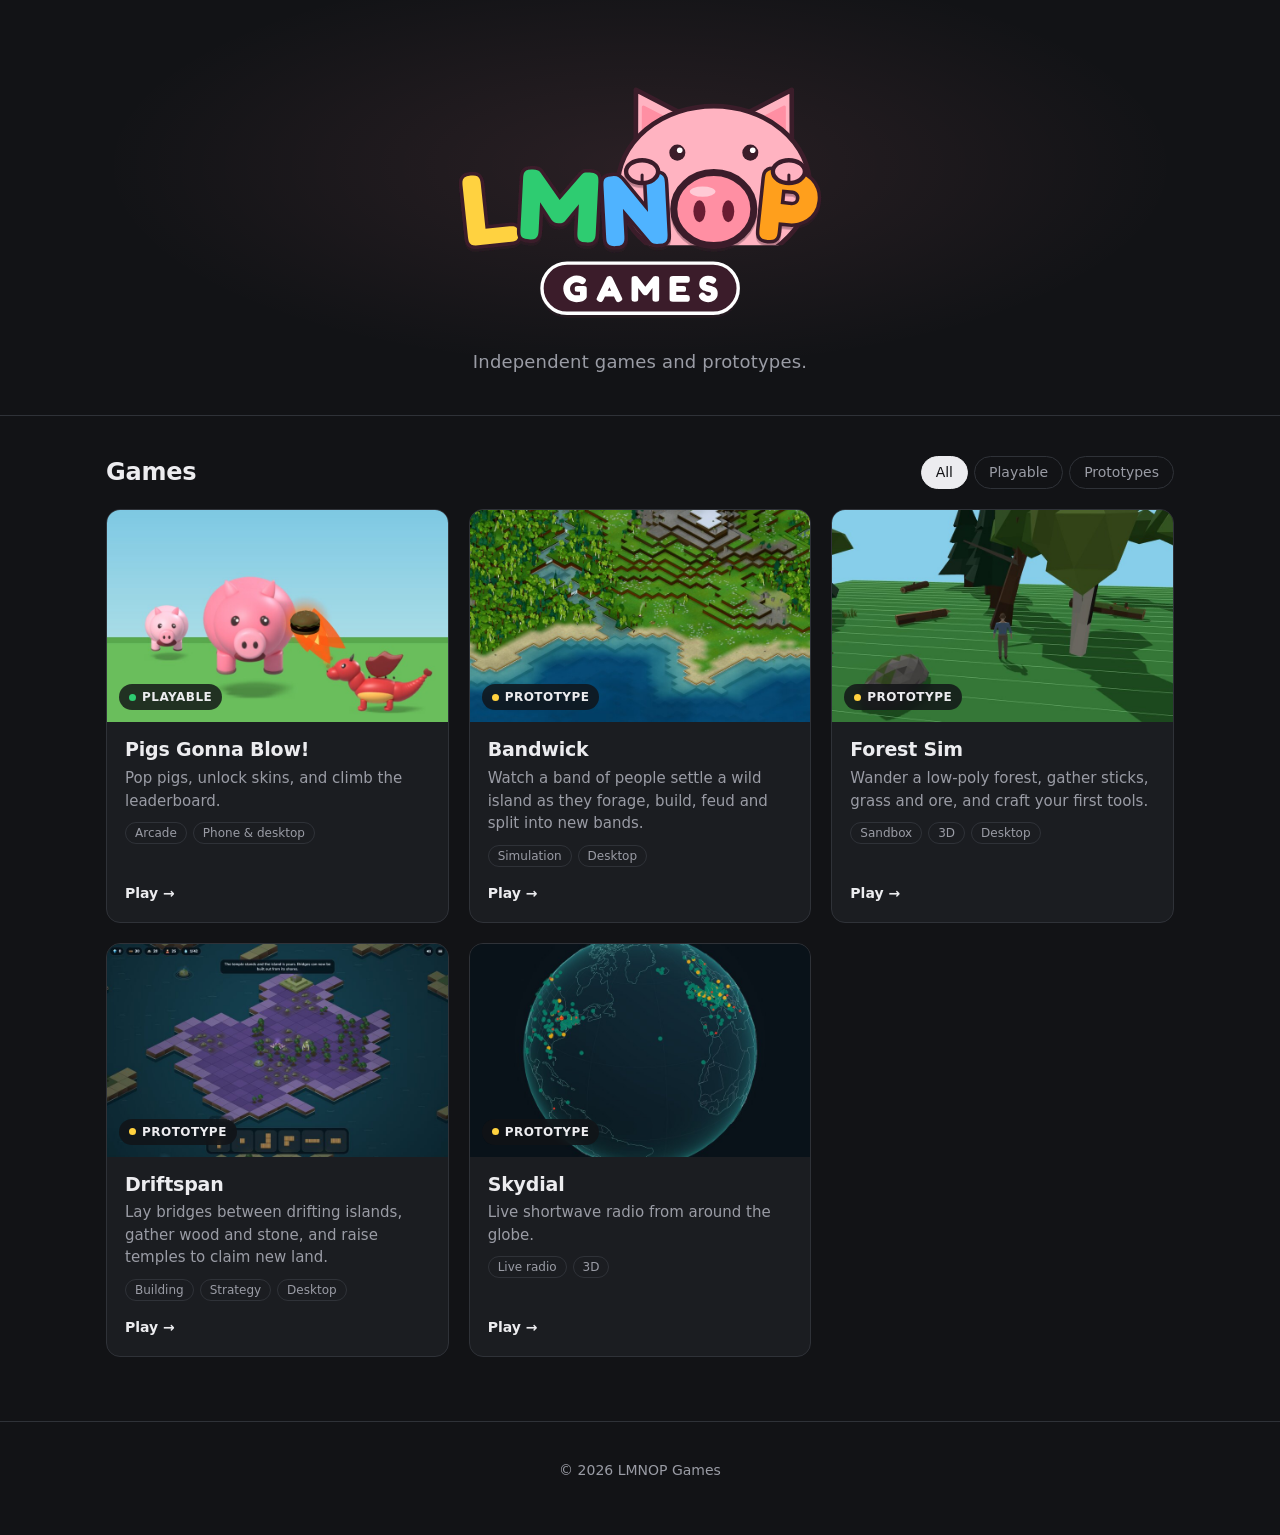
<file: index.html>
<!doctype html>
<html lang="en">
<head>
  <meta charset="utf-8">
  <meta name="viewport" content="width=device-width, initial-scale=1">
  <meta http-equiv="Content-Security-Policy" content="default-src 'self'; script-src 'self'; style-src 'self'; img-src 'self' data:; object-src 'none'; base-uri 'self'; form-action 'none'">
  <meta name="referrer" content="strict-origin-when-cross-origin">
  <title>LMNOP Games</title>
  <meta name="description" content="LMNOP Games is an independent game studio. Play our games and prototypes.">
  <meta name="theme-color" content="#121316">
  <link rel="canonical" href="https://lmnop.games/">
  <link rel="icon" href="assets/favicon.svg" type="image/svg+xml">
  <meta property="og:type" content="website">
  <meta property="og:url" content="https://lmnop.games/">
  <meta property="og:site_name" content="LMNOP Games">
  <meta property="og:title" content="LMNOP Games">
  <meta property="og:description" content="Independent games and prototypes.">
  <meta property="og:image" content="https://lmnop.games/assets/og.png">
  <meta property="og:image:width" content="1200">
  <meta property="og:image:height" content="630">
  <meta property="og:image:alt" content="LMNOP Games logo">
  <meta name="twitter:card" content="summary_large_image">
  <link rel="stylesheet" href="styles.css">
</head>
<body>
  <header class="hero">
    <h1 class="title"><img class="logo" src="assets/logo.svg" alt="LMNOP Games"></h1>
    <p class="tagline">Independent games and prototypes.</p>
  </header>

  <main>
    <section id="games" class="games">
      <div class="section-head">
        <h2>Games</h2>
        <div class="filters" role="group" aria-label="Filter games"></div>
      </div>
      <div class="grid" id="grid"></div>
      <noscript>
        <!-- Keep in step with games.js: shown to visitors and crawlers without JavaScript. -->
        <ul class="nojs">
          <li><a href="https://www.pigsgonnablow.com">Pigs Gonna Blow!</a>: Pop pigs, unlock skins, and climb the leaderboard.</li>
          <li><a href="https://lmnop.games/bandwick/">Bandwick</a> (prototype): Watch a band of people settle a wild island as they forage, build, feud and split into new bands.</li>
          <li><a href="https://lmnop.games/forest-sim/">Forest Sim</a> (prototype): Wander a low-poly forest, gather sticks, grass and ore, and craft your first tools.</li>
          <li><a href="https://lmnop.games/driftspan/">Driftspan</a> (prototype): Lay bridges between drifting islands, gather wood and stone, and raise temples to claim new land.</li>
          <li><a href="https://lmnop.games/skydial/">Skydial</a> (prototype): Live shortwave radio from around the globe.</li>
        </ul>
      </noscript>
    </section>
  </main>

  <footer>
    <p>© <span id="year">2026</span> LMNOP Games</p>
  </footer>

  <script src="games.js"></script>
  <script src="app.js"></script>
</body>
</html>
</file>
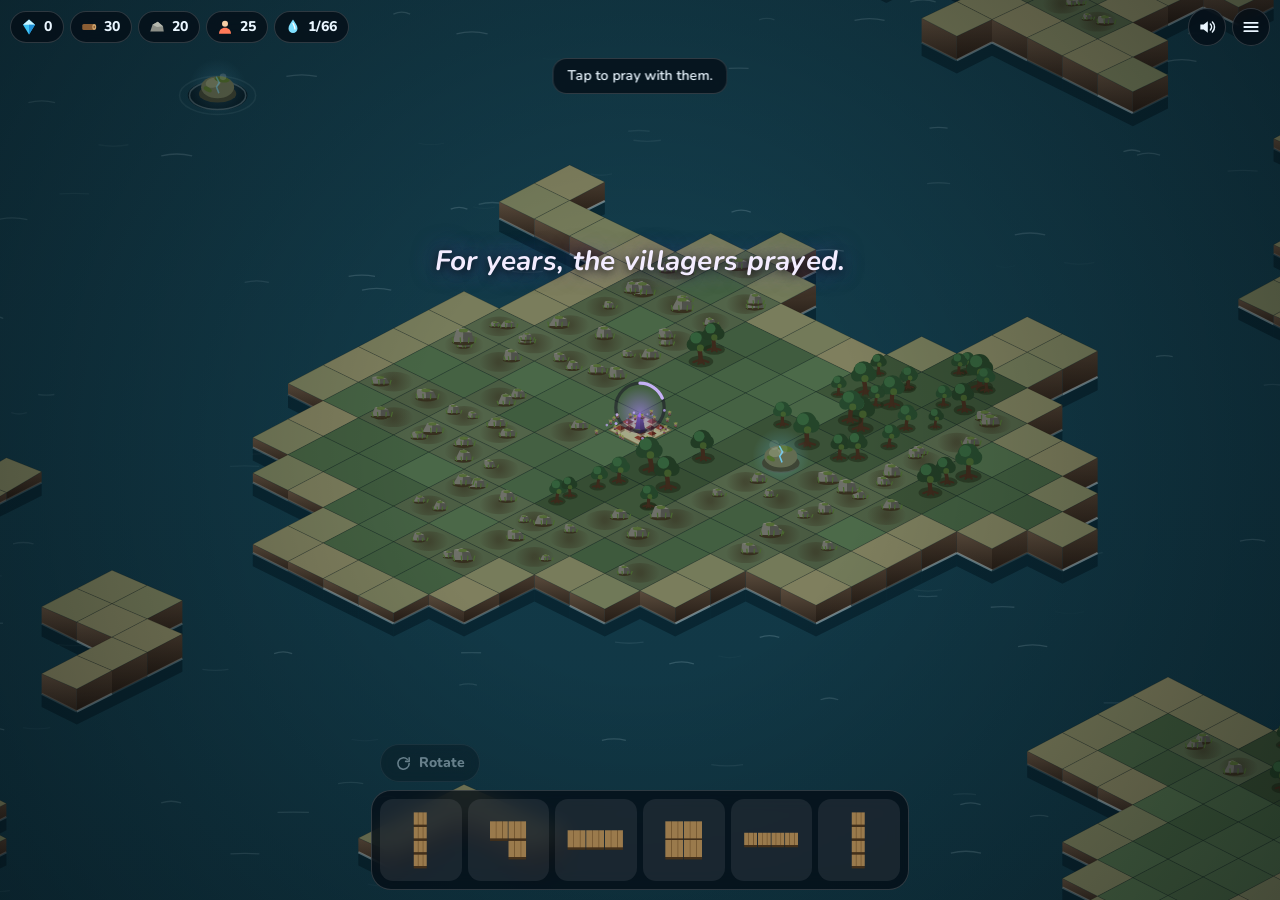
<file: driftspan/index.html>
<!DOCTYPE html>
<html lang="en">
<head>
<meta charset="utf-8">
<meta name="viewport" content="width=device-width, initial-scale=1, viewport-fit=cover">
<title>Driftspan</title>
<link rel="preconnect" href="https://fonts.googleapis.com">
<link rel="preconnect" href="https://fonts.gstatic.com" crossorigin>
<link href="https://fonts.googleapis.com/css2?family=Nunito:wght@600;800&display=swap" rel="stylesheet">
<style>
:root{
  --bg:#05121a;
  --glass:rgba(4,14,22,.78);
  --glass-edge:rgba(255,255,255,.16);
  --fg:#eaf6ff;
  --muted:#9fc0d3;
  --accent:#4fb3d6;
  --accent-ink:#04202f;
  --slot:rgba(255,255,255,.08);
  --player:#7448d6;
  box-sizing:border-box;
  padding-top:env(safe-area-inset-top,0px);
  padding-bottom:env(safe-area-inset-bottom,0px);
}
@media (prefers-color-scheme: dark){
  :root:not([data-theme="light"]){
    --bg:#071925;
    --glass:rgba(5,20,32,.74);
    --glass-edge:rgba(255,255,255,.14);
  }
}
:root[data-theme="dark"]{
  --bg:#071925;
  --glass:rgba(5,20,32,.74);
  --glass-edge:rgba(255,255,255,.14);
}
html{height:100%;scroll-padding-top:env(safe-area-inset-top,0px)}
body{
  margin:0;height:100%;background:var(--bg);color:var(--fg);
  font-family:'Nunito',system-ui,-apple-system,'Segoe UI',Roboto,sans-serif;
  font-weight:600;font-size:14px;line-height:1.3;
  overflow:hidden;overscroll-behavior:none;touch-action:none;
  -webkit-user-select:none;user-select:none;-webkit-touch-callout:none;
  -webkit-tap-highlight-color:transparent;
}
#cv{position:fixed;inset:0;width:100%;height:100%;display:block;touch-action:none}
button{font:inherit;color:inherit;cursor:pointer}
svg.ic{width:18px;height:18px;flex:none}

#hud{
  position:fixed;left:0;right:0;top:0;z-index:5;
  padding:calc(env(safe-area-inset-top,0px) + 8px) 10px 0;
  display:flex;gap:6px;align-items:center;pointer-events:none;
}
#hud>*{pointer-events:auto}
.pill{
  display:flex;align-items:center;gap:6px;padding:6px 11px 6px 9px;border-radius:999px;
  background:var(--glass);border:1px solid var(--glass-edge);
  -webkit-backdrop-filter:blur(8px);backdrop-filter:blur(8px);
  font-weight:800;font-variant-numeric:tabular-nums;
}
.spacer{flex:1}
.ib{
  width:38px;height:38px;border-radius:50%;display:grid;place-items:center;padding:0;
  background:var(--glass);border:1px solid var(--glass-edge);
  -webkit-backdrop-filter:blur(8px);backdrop-filter:blur(8px);
}
.ib svg{width:20px;height:20px}

#toast{
  position:fixed;left:50%;top:calc(env(safe-area-inset-top,0px) + 58px);transform:translateX(-50%) translateY(-4px);
  max-width:min(92vw,400px);text-align:center;z-index:6;
  background:var(--glass);border:1px solid var(--glass-edge);border-radius:14px;padding:8px 14px;
  -webkit-backdrop-filter:blur(8px);backdrop-filter:blur(8px);
  opacity:0;transition:opacity .25s,transform .25s;pointer-events:none;
}
#toast.show{opacity:1;transform:translateX(-50%) translateY(0)}
#narr{
  position:fixed;left:50%;top:27%;transform:translate(-50%,6px);width:min(90vw,560px);text-align:center;z-index:6;
  font-size:clamp(19px,4.6vw,28px);font-weight:700;font-style:italic;line-height:1.3;color:#f3ecff;letter-spacing:.01em;
  text-shadow:0 2px 10px rgba(0,0,0,.85),0 0 24px rgba(120,90,220,.55);
  opacity:0;transition:opacity 1s,transform 1s;pointer-events:none;
}
#narr.show{opacity:1;transform:translate(-50%,0)}

#tray{
  position:fixed;left:0;right:0;bottom:0;z-index:5;
  padding:8px 10px calc(env(safe-area-inset-bottom,0px) + 10px);
  display:flex;flex-direction:column;gap:8px;align-items:center;pointer-events:none;
}
#tray>*{pointer-events:auto}
#cmd,.pmenu{display:none;flex-wrap:wrap;justify-content:center;max-width:min(100%,560px);align-items:center;gap:8px;padding:6px 6px 6px 14px;border-radius:999px;
  background:var(--glass);border:1px solid var(--glass-edge);-webkit-backdrop-filter:blur(8px);backdrop-filter:blur(8px)}
#cmd.open,.pmenu.open{display:flex}
.pmenu{border-radius:22px}
.pmenu .who{font-weight:800;margin-right:2px}
.pmenu .btn.primary{background:var(--player);color:#fff}
.pmenu .btn.on{outline:2px solid var(--player)}
#cmd .who{font-weight:800;margin-right:2px}
#cmd .hp{width:54px;height:7px;border-radius:4px;background:rgba(255,255,255,.18);overflow:hidden}
#cmd .hp i{display:block;height:100%;width:100%;background:#7dff9a}
#over{position:fixed;inset:0;z-index:12;display:none;align-items:center;justify-content:center;background:rgba(2,10,16,.62)}
#over.open{display:flex}
#over .card{width:min(92vw,360px);background:#08161f;border:1px solid var(--glass-edge);border-radius:22px;padding:20px;text-align:center}
#over h2{margin:0 0 6px;font-size:22px;font-weight:800}
#over p{color:var(--muted);margin:0 0 16px}
#cmd .btn.primary{background:var(--player);color:#fff}
#actions{display:flex;gap:8px;width:min(100%,520px);justify-content:space-between}
.btn{
  display:inline-flex;align-items:center;gap:7px;padding:9px 14px;border-radius:999px;
  background:var(--glass);border:1px solid var(--glass-edge);font-weight:800;
  -webkit-backdrop-filter:blur(8px);backdrop-filter:blur(8px);
}
.btn.primary{background:var(--accent);color:var(--accent-ink);border-color:transparent}
.btn.dim{opacity:.55}
.btn[disabled]{opacity:.4;cursor:default}
.btn svg{width:17px;height:17px}
#slots{
  display:grid;grid-template-columns:repeat(6,1fr);gap:6px;width:min(100%,520px);padding:8px;
  background:var(--glass);border:1px solid var(--glass-edge);border-radius:20px;
  -webkit-backdrop-filter:blur(10px);backdrop-filter:blur(10px);
}
.slot{
  aspect-ratio:1;border-radius:13px;padding:0;position:relative;
  background:var(--slot);border:2px solid transparent;touch-action:none;
  transition:transform .12s,border-color .12s,background .12s;
}
.slot canvas{width:100%;height:100%;display:block;pointer-events:none}
.slot.sel{border-color:var(--accent);background:rgba(95,214,255,.18);transform:translateY(-4px)}

#menu{
  position:fixed;inset:0;z-index:10;display:none;align-items:center;justify-content:center;
  background:rgba(2,10,16,.58);-webkit-backdrop-filter:blur(4px);backdrop-filter:blur(4px);
}
#menu.open{display:flex}
#menu .card{
  width:min(92vw,380px);max-height:86vh;overflow:auto;touch-action:pan-y;
  background:#08161f;border:1px solid var(--glass-edge);border-radius:22px;padding:18px 18px 16px;
}
#menu h2{margin:0 0 2px;font-size:22px;font-weight:800}
#menu .sub{color:var(--muted);margin:0 0 14px}
#menu .row{display:flex;flex-direction:column;gap:6px;margin-bottom:14px}
#menu label{color:var(--muted)}
.seg{display:flex;gap:4px;background:rgba(255,255,255,.06);padding:3px;border-radius:12px}
.seg button{flex:1;border:0;background:transparent;padding:8px 6px;border-radius:9px;font-weight:800}
.seg button.on{background:var(--accent);color:var(--accent-ink)}
input[type=range]{width:100%;touch-action:pan-x;accent-color:var(--accent)}
#menu .tips{margin:2px 0 14px;color:var(--muted);font-weight:600}
#menu .btns{display:flex;gap:8px;justify-content:flex-end}
@media (prefers-reduced-motion: reduce){
  .slot,#toast,#narr{transition:none}
}
</style>
</head>
<body>
<canvas id="cv"></canvas>

<div id="hud">
  <div class="pill" title="Crystal power: each geyser crystal is worth 200">
    <svg class="ic" viewBox="0 0 24 24"><path d="M12 2l8 7-8 13L4 9z" fill="#3fc4f5"/><path d="M12 2l8 7h-16z" fill="#c9f4ff"/><path d="M12 9l8 0-8 13z" fill="#1f8fd6"/></svg>
    <span id="cNum">0</span>
  </div>
  <div class="pill" title="Wood">
    <svg class="ic" viewBox="0 0 24 24"><rect x="3" y="8" width="16" height="8" rx="2" fill="#8a5d34"/><ellipse cx="19" cy="12" rx="2.6" ry="4" fill="#d1a56d"/><ellipse cx="19" cy="12" rx="1" ry="1.6" fill="#8a5d34"/></svg>
    <span id="woodNum">0</span>
  </div>
  <div class="pill" title="Stone">
    <svg class="ic" viewBox="0 0 24 24"><path d="M3 18l3-9 7-4 7 6 1 7z" fill="#8d9088"/><path d="M6 9l7-4 7 6-8 1z" fill="#b5b8ae"/></svg>
    <span id="stoneNum">0</span>
  </div>
  <div class="pill" title="Villagers">
    <svg class="ic" viewBox="0 0 24 24"><circle cx="12" cy="7.5" r="4" fill="#f6cfa6"/><path d="M4 21c0-5 3.5-8 8-8s8 3 8 8z" fill="#ff7a59"/></svg>
    <span id="wNum">1</span>
  </div>
  <div class="pill" title="Geysers within reach">
    <svg class="ic" viewBox="0 0 24 24"><path d="M12 2c3.2 5 6 8 6 12a6 6 0 01-12 0c0-4 2.8-7 6-12z" fill="#7fe0ff"/><path d="M12 7c1.4 3 2.6 5 2.6 7.5" stroke="#ffffff" stroke-width="1.8" fill="none" stroke-linecap="round"/></svg>
    <span id="iNum">0/0</span>
  </div>
  <div class="spacer"></div>
  <button class="ib" id="sndBtn" aria-label="Sound"></button>
  <button class="ib" id="menuBtn" aria-label="Menu"><svg viewBox="0 0 24 24"><path d="M4 7h16M4 12h16M4 17h16" stroke="currentColor" stroke-width="2.2" stroke-linecap="round" fill="none"/></svg></button>
</div>

<div id="toast"></div>
<div id="narr"></div>

<div id="tray">
  <div id="cmd"><span class="who" id="cmdWho">The Protector</span><span id="cmdHp" class="hp"><i></i></span>
    <button class="btn primary" id="cmdCollect">Collect crystal</button>
    <button class="btn" id="cmdTemple">Build temple</button>
    <button class="btn" id="cmdClose" aria-label="Close">Done</button>
  </div>
  <div id="vmenu" class="pmenu"><span class="who">Village</span>
    <button class="btn primary" id="buildSA">Swamp Automaton
      <svg viewBox="0 0 24 24"><path d="M12 2l8 7-8 13L4 9z" fill="#04202f" opacity=".85"/></svg>
      <span>400</span>
    </button>
    <button class="btn" id="hireBtn">
      Grow village
      <svg viewBox="0 0 24 24"><path d="M12 2l8 7-8 13L4 9z" fill="#04202f" opacity=".85"/></svg>
      <span id="hireCost">10</span>
    </button>
    <button class="btn" id="vClose">Done</button>
  </div>
  <div id="amenu" class="pmenu"><span class="who" id="aWho">Swamp Automaton</span>
    <button class="btn" id="aWood">Cut trees</button>
    <button class="btn" id="aStone">Mine rock</button>
    <button class="btn" id="aCrystal">Mine crystals</button>
    <button class="btn" id="aStop">Stop</button>
    <button class="btn" id="aClose">Done</button>
  </div>
  <div id="actions">
    <button class="btn" id="rotBtn" disabled>
      <svg viewBox="0 0 24 24"><path d="M20 12a8 8 0 11-2.7-6" fill="none" stroke="currentColor" stroke-width="2.2" stroke-linecap="round"/><path d="M20 4v5h-5" fill="none" stroke="currentColor" stroke-width="2.2" stroke-linecap="round" stroke-linejoin="round"/></svg>
      Rotate
    </button>

  </div>
  <div id="slots">
    <button class="slot" data-i="0" aria-label="Bridge piece 1"><canvas width="96" height="96"></canvas></button>
    <button class="slot" data-i="1" aria-label="Bridge piece 2"><canvas width="96" height="96"></canvas></button>
    <button class="slot" data-i="2" aria-label="Bridge piece 3"><canvas width="96" height="96"></canvas></button>
    <button class="slot" data-i="3" aria-label="Bridge piece 4"><canvas width="96" height="96"></canvas></button>
    <button class="slot" data-i="4" aria-label="Bridge piece 5"><canvas width="96" height="96"></canvas></button>
    <button class="slot" data-i="5" aria-label="Bridge piece 6"><canvas width="96" height="96"></canvas></button>
  </div>
</div>

<div id="over"><div class="card"><h2>The Protector has fallen</h2><p>Without their giant, the little village drifts on alone.</p><button class="btn primary" id="overNew">New map</button></div></div>

<div id="menu">
  <div class="card">
    <h2>Driftspan</h2>
    <p class="sub">Working title. A giant guards a tiny village on drifting land.</p>
    <div class="row"><label>Theme</label>
      <div class="seg" id="segTheme"><button data-v="ocean">Ocean</button><button data-v="ice">Ice</button></div>
    </div>
    <div class="row"><label>Bridge decay</label>
      <div class="seg" id="segDecay"><button data-v="off">Off</button><button data-v="gentle">Gentle</button><button data-v="lively">Lively</button></div>
    </div>
    <div class="row"><label>Ambience volume</label><input type="range" id="rAmb" min="0" max="100"></div>
    <div class="row"><label>Effects volume</label><input type="range" id="rSfx" min="0" max="100"></div>
    <p class="tips">Tap The Protector to select him, then tap ground or bridge to walk him there. He commands the tiny villagers: drag bridge pieces within his reach and they build them plank by plank, each plank costing 3 wood and 2 stone. If he falls into the sea he is hurt; lose all his health and he is gone. An island is only yours once a temple stands on it, and a temple can only be raised on the island where the villagers live. Once your bridges reach another island, walk The Protector there and choose Raise obelisk: for 12 wood and 24 stone the villagers raise an Obelisk of the Protector, which claims that island so you can bridge onward from it and harvest its groves and stone. Drag a piece onto open water so it touches an island you own, or bridges leading off one. Geysers burst up from the sea; a bridge next to one lets workers collect. Planks on a route from home to a geyser or a claimed island stay in repair. Planks off a route start to crack after about a minute and fall after about five, unless you build onto them; tap a cracked plank to mend it for 100 crystal power. Pinch or scroll to zoom, drag to look around. The game opens with the villagers praying at their obelisk until a Protector rises from the swamp (tap to pray with them). Every geyser starts sealed under stone: stand The Protector beside one and choose Bust open geyser (or press E) and he smashes it free with his spiked club; only then can anyone harvest it. The home geyser is his alone: choose Collect crystal, then carry it back to the village. Each crystal is worth 200 crystal power. Automatons can also be ordered to Mine crystals from any geyser they can reach. Tap the village to build a Swamp Automaton for 400. The villagers bolt it together and three of them crew it; tap it and order it to cut trees or mine rock on land you own. Chopped trees grow back from their stumps; quarried stone is gone for good. Desktop: WASD or the arrow keys walk The Protector, R rotates, 1-6 pick a piece.</p>
    <div class="btns"><button class="btn" id="newMap">New map</button><button class="btn primary" id="closeMenu">Done</button></div>
  </div>
</div>

<script>
(()=>{
'use strict';

/* ============================================================
   Constants & helpers
   ============================================================ */
const TW=64, TH=32, LH=14, BH=11, MW=128, MH=128, NSLOT=6, MAXW=154, LIFT=56;
const DIRS=[[1,0],[-1,0],[0,1],[0,-1]];
const clamp=(v,a,b)=>Math.max(a,Math.min(b,v));
const lerp=(a,b,t)=>a+(b-a)*t;
const rnd=(a,b)=>a+Math.random()*(b-a);
const idx=(x,y)=>y*MW+x;
const inB=(x,y)=>x>=0&&y>=0&&x<MW&&y<MH;
const $=id=>document.getElementById(id);

function mulberry32(a){return function(){a|=0;a=a+0x6D2B79F5|0;let t=Math.imul(a^a>>>15,1|a);t=t+Math.imul(t^t>>>7,61|t)^t;return((t^t>>>14)>>>0)/4294967296;};}
function hash(x,y,s){let h=(Math.imul(x+1,374761393)+Math.imul(y+7,668265263)+Math.imul((s|0)+13,2147483629))|0;h=Math.imul(h^(h>>>13),1274126177);h^=h>>>16;return(h>>>0)/4294967296;}

const hexCache={};
function hex(c){if(hexCache[c])return hexCache[c];if(c[0]==='r'){const m=c.match(/\d+/g);return(hexCache[c]=[+m[0],+m[1],+m[2]]);}const n=parseInt(c.slice(1),16);return(hexCache[c]=[(n>>16)&255,(n>>8)&255,n&255]);}
function mixc(a,b,t){const A=hex(a),B=hex(b);return 'rgb('+Math.round(lerp(A[0],B[0],t))+','+Math.round(lerp(A[1],B[1],t))+','+Math.round(lerp(A[2],B[2],t))+')';}

const store={
  get(k,d){try{const v=localStorage.getItem('driftspan:'+k);return v===null?d:JSON.parse(v);}catch(e){return d;}},
  set(k,v){try{localStorage.setItem('driftspan:'+k,JSON.stringify(v));}catch(e){}}
};

/* ============================================================
   Themes (pure data: add a theme by adding an entry here)
   ============================================================ */
const THEMES={
  ocean:{
    id:'ocean',
    bg:['#0a1d28','#03090e'],
    water:['#1a4a5a','#0d2f3c'], slab:['#0c3242','#051821'],
    waves:'wave', waveColor:'190,220,230', foam:'200,225,232', hint:'200,225,232',
    landA:'#4d6b4a', landB:'#3e5a3d', shore:'#8c8463', grid:'rgba(0,0,0,.16)',
    cliffL:'#5a4b3c', cliffLd:'#2f261e', cliffR:'#473a2e', cliffRd:'#241c15',
    deep:'rgba(6,30,40,.65)',
    bridge:'#9a7a4c', bridgeDark:'#5f4628', bridgeSide:'#43301b', rope:'#b9ae92',
    worker:'#7d5d36', accent:'#7f9a3f', skin:'#b39a74',
    crystal:['#d9fcff','#58d6ff','#1f8fd6'], glow:'110,210,255', jet:'210,236,245', hole:'rgba(2,14,22,.6)',
    hutWall:'#a99a7c', hutWallD:'#7c6f57', roof:'#7d3a2c', roofD:'#56261c',
    decor:'tree', leaf:'#264a2e', leaf2:'#33603b', trunk:'#3d2a1c',
    whale:true, decayMul:1,
    audio:{wind:.10,windF:420,whistle:.016,water:.10,
      call:{wave:'sine',fMin:150,fMax:380,peak:.16,dur:[1.8,3.6],gap:[34,70],lp:1100},
      creak:'wood'}
  },
  ice:{
    id:'ice',
    bg:['#3a4a56','#121a21'],
    water:['#7f98a6','#5b7584'], slab:['#4b6575','#273a46'],
    waves:'crack', waveColor:'40,62,78', foam:'205,220,228', hint:'20,40,55',
    landA:'#c3cfd6', landB:'#b2c0c9', shore:'#93a7b4', grid:'rgba(30,50,65,.18)',
    cliffL:'#7e98a8', cliffLd:'#4a6474', cliffR:'#6a8494', cliffRd:'#3a5262',
    deep:'rgba(60,85,100,.6)',
    bridge:'#7a5c42', bridgeDark:'#4a3727', bridgeSide:'#33251a', rope:'#cfc8b8',
    worker:'#7d5d36', accent:'#7f9a3f', skin:'#b39a74',
    crystal:['#ffe8ff','#e07bff','#9440d8'], glow:'232,150,255', jet:'250,238,255', hole:'rgba(40,100,150,.5)',
    hutWall:'#a2815d', hutWallD:'#7c5f42', roof:'#f2f8fb', roofD:'#c5dbe8',
    decor:'pine', leaf:'#2f7d74', leaf2:'#eef7fb', trunk:'#6b4a33',
    whale:false, decayMul:.7,
    audio:{wind:.17,windF:700,whistle:.04,water:.015,
      call:{wave:'triangle',fMin:46,fMax:96,peak:.22,dur:[3,5.5],gap:[28,60],lp:320},
      creak:'crack'}
  }
};

/* ============================================================
   Settings
   ============================================================ */
const S={
  theme:store.get('theme','ocean'),
  decay:store.get('decay','gentle'),
  amb:store.get('amb',.8),
  sfx:store.get('sfx',.8),
  muted:store.get('muted',false)
};
if(!THEMES[S.theme])S.theme='ocean';
if(['off','gentle','lively'].indexOf(S.decay)<0)S.decay='gentle';
let T=THEMES[S.theme];

/* ============================================================
   Audio
   ============================================================ */
const AU={
  ctx:null, ok:false, last:{},
  init(){
    if(this.ctx){ if(this.ctx.state==='suspended'){try{this.ctx.resume();}catch(e){}} return; }
    const AC=window.AudioContext||window.webkitAudioContext; if(!AC)return;
    try{
      const c=this.ctx=new AC();
      this.master=c.createGain(); this.master.gain.value=S.muted?0:1; this.master.connect(c.destination);
      const comp=c.createDynamicsCompressor(); comp.threshold.value=-16; comp.ratio.value=4; comp.connect(this.master);
      this.out=comp;
      this.verbIn=c.createGain(); this.verbIn.gain.value=1;
      this.verb=c.createConvolver(); this.verb.buffer=this.impulse(3.2,2.6);
      const vg=c.createGain(); vg.gain.value=.7; this.verbIn.connect(this.verb); this.verb.connect(vg); vg.connect(this.out);
      this.amb=c.createGain(); this.amb.gain.value=S.amb; this.amb.connect(this.out);
      const as=c.createGain(); as.gain.value=.3; this.amb.connect(as); as.connect(this.verbIn);
      this.sfx=c.createGain(); this.sfx.gain.value=S.sfx; this.sfx.connect(this.out);
      this.sfxW=c.createGain(); this.sfxW.gain.value=S.sfx; this.sfxW.connect(this.verbIn);
      this.callOut=c.createGain(); this.callOut.gain.value=1; this.callOut.connect(this.amb);
      const wb=c.createGain(); wb.gain.value=1.1; this.callOut.connect(wb); wb.connect(this.verbIn);
      this.noiseBuf=this.makeNoise();
      this.buildAmbience();
      this.ok=true;
      this.applyTheme();
      this.gustLoop();
    }catch(e){ console.warn('audio init failed',e); this.ok=false; }
  },
  impulse(sec,decay){const c=this.ctx,len=Math.floor(c.sampleRate*sec),b=c.createBuffer(2,len,c.sampleRate);for(let ch=0;ch<2;ch++){const d=b.getChannelData(ch);for(let i=0;i<len;i++)d[i]=(Math.random()*2-1)*Math.pow(1-i/len,decay);}return b;},
  makeNoise(){const c=this.ctx,len=Math.floor(c.sampleRate*3),b=c.createBuffer(1,len,c.sampleRate),d=b.getChannelData(0);for(let i=0;i<len;i++)d[i]=Math.random()*2-1;return b;},
  noiseSrc(){const s=this.ctx.createBufferSource();s.buffer=this.noiseBuf;s.loop=true;s.start(0,Math.random()*2);return s;},
  lfo(rate,param){const c=this.ctx,o=c.createOscillator(),g=c.createGain();o.frequency.value=rate;g.gain.value=0;o.connect(g);g.connect(param);o.start();return g;},
  buildAmbience(){
    const c=this.ctx;
    const nL=this.noiseSrc(), fL=c.createBiquadFilter(); fL.type='bandpass'; fL.frequency.value=420; fL.Q.value=.7;
    const gL=c.createGain(); gL.gain.value=0; const gust=c.createGain(); gust.gain.value=1;
    nL.connect(fL); fL.connect(gL); gL.connect(gust);
    let pan=null; if(c.createStereoPanner){pan=c.createStereoPanner(); gust.connect(pan); pan.connect(this.amb);} else gust.connect(this.amb);
    const nH=this.noiseSrc(), fH=c.createBiquadFilter(); fH.type='bandpass'; fH.frequency.value=1500; fH.Q.value=9;
    const gH=c.createGain(); gH.gain.value=0; nH.connect(fH); fH.connect(gH); gH.connect(this.amb);
    const nW=this.noiseSrc(), fW=c.createBiquadFilter(); fW.type='lowpass'; fW.frequency.value=650;
    const gW=c.createGain(); gW.gain.value=0; nW.connect(fW); fW.connect(gW); gW.connect(this.amb);
    this.w={fL,gL,gust,fH,gH,gW,
      fLd:this.lfo(.07,fL.frequency), gLd:this.lfo(.11,gL.gain),
      fHd:this.lfo(.09,fH.frequency), gHd:this.lfo(.06,gH.gain),
      gWd:this.lfo(.21,gW.gain)};
    if(pan){const pl=this.lfo(.05,pan.pan);pl.gain.value=.5;}
  },
  applyTheme(){
    if(!this.ok)return; const a=T.audio,t=this.ctx.currentTime,w=this.w;
    w.gL.gain.setTargetAtTime(a.wind,t,1.5); w.gLd.gain.setTargetAtTime(a.wind*.55,t,1.5);
    w.fL.frequency.setTargetAtTime(a.windF,t,1.5); w.fLd.gain.setTargetAtTime(a.windF*.5,t,1.5);
    w.gH.gain.setTargetAtTime(a.whistle,t,1.5); w.gHd.gain.setTargetAtTime(a.whistle*.7,t,1.5); w.fHd.gain.setTargetAtTime(500,t,1.5);
    w.gW.gain.setTargetAtTime(a.water,t,1.5); w.gWd.gain.setTargetAtTime(a.water*.6,t,1.5);
  },
  gustLoop(){
    if(!this.ok)return; const t=this.ctx.currentTime,g=this.w.gust.gain;
    g.cancelScheduledValues(t); g.setTargetAtTime(1.4+Math.random()*1.3,t,1.4); g.setTargetAtTime(1,t+3+Math.random()*3,2);
    setTimeout(()=>this.gustLoop(),(7+Math.random()*9)*1000);
  },
  setVolumes(){ if(!this.ok)return; const t=this.ctx.currentTime; this.amb.gain.setTargetAtTime(S.amb,t,.1); this.sfx.gain.setTargetAtTime(S.sfx,t,.1); this.sfxW.gain.setTargetAtTime(S.sfx,t,.1); },
  setMuted(m){ if(!this.ok)return; this.master.gain.setTargetAtTime(m?0:1,this.ctx.currentTime,.08); },
  can(name,gap){const n=performance.now();if(this.last[name]&&n-this.last[name]<gap)return false;this.last[name]=n;return true;},
  route(n,wet,pan){
    const c=this.ctx; let tail=n;
    if(pan&&c.createStereoPanner){const p=c.createStereoPanner();p.pan.value=clamp(pan,-1,1);n.connect(p);tail=p;}
    tail.connect(this.sfx);
    if(wet>0){const w=c.createGain();w.gain.value=wet;tail.connect(w);w.connect(this.sfxW);}
  },
  tone(f,dur,o){
    if(!this.ok||S.muted)return; o=o||{};
    const c=this.ctx,t=c.currentTime+(o.delay||0),vol=o.vol==null?.1:o.vol;
    const osc=c.createOscillator(); osc.type=o.type||'sine'; osc.frequency.setValueAtTime(f,t);
    if(o.glide)osc.frequency.exponentialRampToValueAtTime(Math.max(20,f*o.glide),t+dur);
    const g=c.createGain(); g.gain.setValueAtTime(.0001,t); g.gain.linearRampToValueAtTime(vol,t+(o.attack||.005)); g.gain.exponentialRampToValueAtTime(.0001,t+dur);
    osc.connect(g);
    if(o.partial){const o2=c.createOscillator(),g2=c.createGain();o2.frequency.setValueAtTime(f*2.76,t);g2.gain.value=o.partial;o2.connect(g2);g2.connect(g);o2.start(t);o2.stop(t+dur+.05);}
    this.route(g,o.wet==null?.3:o.wet,o.pan||0); osc.start(t); osc.stop(t+dur+.05);
  },
  burst(o){
    if(!this.ok||S.muted)return;
    const c=this.ctx,t=c.currentTime+(o.delay||0),dur=o.dur||.2,fr=o.freq||800;
    const s=c.createBufferSource(); s.buffer=this.noiseBuf;
    const f=c.createBiquadFilter(); f.type=o.type||'lowpass'; f.frequency.setValueAtTime(fr,t);
    if(o.sweep)f.frequency.exponentialRampToValueAtTime(Math.max(40,fr*o.sweep),t+dur);
    f.Q.value=o.q||.8;
    const g=c.createGain(); g.gain.setValueAtTime(.0001,t); g.gain.linearRampToValueAtTime(o.vol||.1,t+Math.min(.02,dur*.2)); g.gain.exponentialRampToValueAtTime(.0001,t+dur);
    s.connect(f); f.connect(g); this.route(g,o.wet==null?.2:o.wet,o.pan||0); s.start(t,Math.random()*2); s.stop(t+dur+.05);
  },
  creak(pan,vol){
    if(!this.ok||S.muted||!this.can('creak',160))return; vol=vol||.12;
    if(T.audio.creak==='crack'){
      this.burst({dur:.05,freq:3200,type:'highpass',vol:vol*1.1,wet:.3,pan});
      this.tone(1900,.09,{type:'triangle',vol:vol*.6,glide:.35,pan,wet:.3});
      this.tone(520,.35,{type:'sawtooth',vol:vol*.25,glide:.7,pan,wet:.3,delay:.05});
      return;
    }
    const c=this.ctx,t=c.currentTime,dur=.35+Math.random()*.5;
    const o=c.createOscillator(); o.type='sawtooth'; const f=55+Math.random()*60; o.frequency.setValueAtTime(f,t);
    for(let k=1;k<=6;k++)o.frequency.linearRampToValueAtTime(f*(.7+Math.random()*.9),t+dur*k/6);
    const am=c.createGain(); am.gain.value=.5;
    const lf=c.createOscillator(),lg=c.createGain(); lf.type='square'; lf.frequency.value=14+Math.random()*26; lg.gain.value=.5; lf.connect(lg); lg.connect(am.gain);
    const bp=c.createBiquadFilter(); bp.type='bandpass'; bp.frequency.value=300+Math.random()*500; bp.Q.value=5+Math.random()*5;
    const env=c.createGain(); env.gain.setValueAtTime(.0001,t); env.gain.linearRampToValueAtTime(vol,t+dur*.2); env.gain.linearRampToValueAtTime(.0001,t+dur);
    o.connect(am); am.connect(bp); bp.connect(env); this.route(env,.25,pan);
    o.start(t); lf.start(t); o.stop(t+dur+.05); lf.stop(t+dur+.05);
  },
  snap(pan){
    this.burst({dur:.28,freq:1500,type:'bandpass',q:1.2,vol:.2,pan});
    this.tone(210,.22,{type:'sawtooth',vol:.07,glide:.5,pan});
    this.burst({dur:.7,freq:2400,type:'bandpass',q:.6,sweep:.2,vol:.13,wet:.4,delay:.32,pan});
  },
  geyser(pan,vol){ if(!this.ok||S.muted||!this.can('geyser',300))return; this.burst({dur:1.1,freq:500,type:'bandpass',q:.7,sweep:3,vol:vol||.07,wet:.4,pan}); this.tone(110,.9,{type:'sine',vol:(vol||.07)*.7,glide:1.6,wet:.3,pan}); },
  /* swamp robot voice: iron clanks, squelching feet, wet servos, steam, bubbling bleeps */
  clank(pan,vol){vol=vol||.07;this.tone(1180+Math.random()*300,.18,{type:'triangle',vol,partial:.5,wet:.35,pan});this.burst({dur:.05,freq:2600,type:'bandpass',q:2,vol:vol*.8,pan});},
  saStep(pan){if(!this.ok||S.muted)return;this.tone(62,.28,{vol:.2,glide:.55,wet:.15,pan});this.clank(pan,.045);
    this.burst({dur:.22,freq:520,type:'lowpass',sweep:.3,vol:.08,pan,delay:.04});this.tone(170+Math.random()*40,.12,{vol:.05,glide:.4,pan,delay:.07});},
  servo(pan){if(!this.ok||S.muted||!this.can('servo',200))return;this.tone(150,.32,{type:'sawtooth',vol:.045,glide:2.1,pan,wet:.2});this.tone(300,.18,{type:'square',vol:.02,glide:1.5,pan,delay:.06});},
  saSaw(pan){if(!this.ok||S.muted)return;this.tone(95,.3,{type:'sawtooth',vol:.06,glide:1.15,pan,wet:.15});this.burst({dur:.3,freq:3400,type:'bandpass',q:3,vol:.05,pan});this.tone(720,.12,{type:'square',vol:.012,glide:.8,pan});},
  saDrill(pan){if(!this.ok||S.muted)return;this.clank(pan,.07);this.burst({dur:.16,freq:900,type:'bandpass',q:1.2,vol:.09,pan,delay:.02});this.tone(70,.14,{vol:.12,glide:.6,pan});},
  saHiss(pan){if(!this.ok||S.muted)return;this.burst({dur:.9,freq:5200,type:'highpass',vol:.07,wet:.3,pan});for(let k=0;k<3;k++)this.tone(90+Math.random()*60,.16,{vol:.06,glide:1.8,pan,delay:.2+k*.13});this.clank(pan,.05);},
  saIdle(pan){if(!this.ok||S.muted)return;const n=[523,392,659,440];for(let k=0;k<2+(Math.random()*2|0);k++)this.tone(n[(Math.random()*4)|0],.09,{type:'square',vol:.018,pan,delay:k*.11,wet:.25});this.tone(80,.3,{vol:.05,glide:1.7,pan,delay:.3});},
  saBoot(pan){if(!this.ok||S.muted)return;this.tone(70,1.1,{type:'sawtooth',vol:.06,glide:6,pan,wet:.3});this.tone(660,.12,{type:'square',vol:.025,pan,delay:1});this.tone(880,.16,{type:'square',vol:.025,pan,delay:1.12});this.saHiss(pan);},
  timber(pan){this.creak(pan,.14);this.tone(110,.5,{vol:.16,glide:.5,pan,delay:.35});this.burst({dur:.5,freq:700,vol:.1,pan,delay:.38});},
  chant(f){ if(!this.ok||S.muted||!this.can('chant',300))return; const b=[98,110,123,147][(Math.random()*4)|0]; this.tone(b,1.5,{type:'triangle',vol:.03+.05*f,attack:.35,wet:.6}); this.tone(b*1.5,1.5,{type:'sine',vol:.02+.035*f,attack:.45,wet:.6}); },
  rise(){ if(!this.ok||S.muted)return; this.tone(55,2.6,{type:'sawtooth',vol:.11,glide:.5,attack:.1,wet:.5}); this.burst({dur:2,freq:280,type:'lowpass',vol:.3,wet:.5}); this.tone(82,2,{type:'sine',vol:.16,glide:.6,wet:.45,delay:.25}); this.tone(41,1.6,{type:'square',vol:.04,glide:.8,wet:.4,delay:1.4}); },
  smash(pan){ if(!this.ok||S.muted)return; this.tone(68,.4,{vol:.3,glide:.4,wet:.2,pan}); this.burst({dur:.28,freq:650,type:'lowpass',vol:.3,wet:.25,pan}); this.burst({dur:.14,freq:2600,type:'bandpass',vol:.09,delay:.03,pan}); },
  unseal(pan){ if(!this.ok||S.muted)return; this.burst({dur:1.8,freq:600,type:'bandpass',q:.6,sweep:4,vol:.22,wet:.5,pan}); this.tone(90,1.3,{type:'sine',vol:.14,glide:1.8,wet:.4,pan}); this.tone(990,.8,{type:'triangle',vol:.05,delay:.3,wet:.5}); },
  thunk(){ this.tone(150,.2,{vol:.24,glide:.4,wet:.15}); this.burst({dur:.08,freq:900,vol:.08}); this.tone(540,.06,{type:'triangle',vol:.05,delay:.01}); },
  tink(pan){ if(!this.can('tink',70))return; const n=[784,880,988,1175,1319,1568]; this.tone(n[Math.floor(Math.random()*n.length)],.5,{vol:.045,partial:.35,wet:.45,pan}); },
  chime(big){ if(!this.can('chime',180)&&!big)return; this.tone(660,.5,{type:'triangle',vol:.07}); this.tone(990,.7,{type:'triangle',vol:.07,delay:.09}); if(big)this.tone(1320,.9,{type:'triangle',vol:.07,delay:.2}); },
  link(){ [523,659,784,1047].forEach((f,i)=>this.tone(f,.8,{type:'triangle',vol:.07,delay:i*.11,wet:.5})); },
  bonk(){ this.tone(120,.16,{type:'triangle',vol:.1,glide:.7}); },
  select(){ this.tone(520,.08,{type:'triangle',vol:.04,wet:.1}); },
  rot(){ this.tone(700,.06,{type:'triangle',vol:.04,wet:.1}); },
  mend(){ [0,.11,.22].forEach(d=>{this.tone(880,.08,{type:'square',vol:.03,delay:d,wet:.1});this.burst({dur:.05,freq:1800,type:'bandpass',vol:.05,delay:d});}); },
  call(){
    if(!this.ok||S.muted)return;
    const c=this.ctx,A=T.audio.call; let t=c.currentTime+.1; const count=2+Math.floor(Math.random()*3);
    const lp=c.createBiquadFilter(); lp.type='lowpass'; lp.frequency.value=A.lp;
    const bus=c.createGain(); lp.connect(bus);
    if(c.createStereoPanner){const p=c.createStereoPanner();p.pan.value=Math.random()*1.4-.7;bus.connect(p);p.connect(this.callOut);} else bus.connect(this.callOut);
    for(let i=0;i<count;i++){
      const dur=lerp(A.dur[0],A.dur[1],Math.random()), f0=lerp(A.fMin,A.fMax,Math.random()), f1=f0*(.55+Math.random());
      const o=c.createOscillator(); o.type=A.wave; o.frequency.setValueAtTime(f0,t);
      o.frequency.exponentialRampToValueAtTime(Math.max(20,f1),t+dur*.55); o.frequency.exponentialRampToValueAtTime(Math.max(20,f0*.8),t+dur);
      const vib=c.createOscillator(),vg=c.createGain(); vib.frequency.value=4+Math.random()*3; vg.gain.value=f0*.015; vib.connect(vg); vg.connect(o.frequency);
      const o2=c.createOscillator(),g2=c.createGain(); o2.type='sine'; o2.frequency.setValueAtTime(f0*2,t);
      o2.frequency.exponentialRampToValueAtTime(Math.max(20,f1*2),t+dur*.55); o2.frequency.exponentialRampToValueAtTime(Math.max(20,f0*1.6),t+dur); g2.gain.value=.3;
      const env=c.createGain(); env.gain.setValueAtTime(.0001,t); env.gain.linearRampToValueAtTime(A.peak,t+dur*.3); env.gain.linearRampToValueAtTime(.0001,t+dur);
      o.connect(env); o2.connect(g2); g2.connect(env); env.connect(lp);
      [o,o2,vib].forEach(nd=>{nd.start(t);nd.stop(t+dur+.1);});
      t+=dur*.72+Math.random()*.5;
    }
  }
};

/* ============================================================
   Pieces (Tetris-style bridge shapes)
   ============================================================ */
const SHAPES={
  I4:[[0,0],[1,0],[2,0],[3,0]], I3:[[0,0],[1,0],[2,0]], I2:[[0,0],[1,0]], I1:[[0,0]],
  O:[[0,0],[1,0],[0,1],[1,1]], T:[[0,0],[1,0],[2,0],[1,1]],
  L:[[0,0],[0,1],[0,2],[1,2]], J:[[1,0],[1,1],[1,2],[0,2]],
  S:[[1,0],[2,0],[0,1],[1,1]], Z:[[0,0],[1,0],[1,1],[2,1]], C3:[[0,0],[0,1],[1,1]]
};
const WTS={I4:3,I3:3,I2:2,I1:.6,O:1,T:2,L:3,J:3,S:1.5,Z:1.5,C3:2};
function normalize(cells){let mx=1e9,my=1e9;for(const c of cells){mx=Math.min(mx,c[0]);my=Math.min(my,c[1]);}return cells.map(c=>[c[0]-mx,c[1]-my]);}
function rot(cells){return normalize(cells.map(c=>[-c[1],c[0]]));}
function bounds(cells){let w=0,h=0;for(const c of cells){w=Math.max(w,c[0]+1);h=Math.max(h,c[1]+1);}return{w,h};}
function mkPiece(key){let cells=SHAPES[key].map(c=>c.slice());for(let r=Math.floor(Math.random()*4);r>0;r--)cells=rot(cells);return{key,cells:normalize(cells)};}
function randPiece(){let tot=0;for(const k in WTS)tot+=WTS[k];let r=Math.random()*tot;for(const k in WTS){r-=WTS[k];if(r<=0)return mkPiece(k);}return mkPiece('I3');}

/* ============================================================
   World state
   ============================================================ */
let land,isl,bridges,net,geyserAt,islands,geysers,workers,falling,parts,ripples,texts,whale,home;
let tray=[],sel=null,ghost=null,lastPtr=null,selP=false,placingTemple=false,templeGhost=null,temples=[],ownNet=null,autos=[],selA=null,vOpen=false,houses=[],plans=new Map(),prot=null,gameOver=false;
const REACH=9,VS=.3;
const PLAYER='#7448d6',PLAYER_D='#46278f';
const onTempleAt=(x,y)=>temples.some(t=>x>=t.x&&x<=t.x+1&&y>=t.y&&y<=t.y+1);
/* temples may only rise on an island with a villager dwelling: the little village where they live */
function villagersOn(id){return id>=0&&id===isl[home.idx];}
function protIsl(){if(!prot)return -1;const c=prot.cell;return land[c]?isl[c]:-1;}
const CP=200,SA_COST=400,MEND_COST=100,SA_CAP=10,PLANK_WOOD=3,PLANK_STONE=2,TREE_STOCK=10,ROCK_STOCK=40,REGROW=150;
let seenSA=false,seenCarry=false,seenBust=false,summon=null,wood=0,stone=0,seenWood=false,res=new Float32Array(MW*MH),harv=new Uint8Array(MW*MH),regrow=new Float32Array(MW*MH),resv=new Uint8Array(MW*MH),stumps=[];
let crystals=0,collected=0,linkedCount=0,time=0,gust=0,gustT=0,gustTarget=0,gustCreakT=0,whaleT=10,stage=0,seenCrack=false,seenFall=false;
let cellCol=[],decor=new Uint8Array(MW*MH),ess=new Uint8Array(MW*MH);
let VW=0,VH=0,DPR=1;
const cam={x:0,y:0,z:1};
const waves=[];
for(let i=0;i<2800;i++)waves.push({x:rnd(.3,MW-.3),y:rnd(.3,MH-.3),len:rnd(14,30),sp:rnd(.6,1.4),ph:rnd(0,6.28),ang:rnd(-1,1)});

const isLand=(x,y)=>inB(x,y)&&land[idx(x,y)]===1;
const isSolid=(x,y)=>inB(x,y)&&(land[idx(x,y)]===1||bridges[idx(x,y)]!==null);
const passable=i=>land[i]===1||bridges[i]!==null;

function blobCells(n,rng){
  const set=new Set(['0,0']),arr=[[0,0]];
  while(arr.length<n){
    const c=arr[Math.floor(rng()*arr.length)],d=DIRS[Math.floor(rng()*4)],x=c[0]+d[0],y=c[1]+d[1],k=x+','+y;
    if(set.has(k))continue; set.add(k); arr.push([x,y]);
  }
  for(let pass=0;pass<2;pass++){
    let x0=1e9,x1=-1e9,y0=1e9,y1=-1e9; for(const c of arr){x0=Math.min(x0,c[0]);x1=Math.max(x1,c[0]);y0=Math.min(y0,c[1]);y1=Math.max(y1,c[1]);}
    const add=[];
    for(let y=y0-1;y<=y1+1;y++)for(let x=x0-1;x<=x1+1;x++){
      if(set.has(x+','+y))continue;
      let n4=0; for(const d of DIRS)if(set.has((x+d[0])+','+(y+d[1])))n4++;
      if(n4>=3)add.push([x,y]);
    }
    for(const c of add){set.add(c[0]+','+c[1]);arr.push(c);}
  }
  return arr;
}
function newGame(seed){
  const rng=mulberry32(seed);
  land=new Uint8Array(MW*MH); isl=new Int16Array(MW*MH).fill(-1); bridges=new Array(MW*MH).fill(null);
  net=new Uint8Array(MW*MH); geyserAt=new Int16Array(MW*MH).fill(-1);
  islands=[]; geysers=[]; workers=[]; falling=[]; parts=[]; ripples=[]; texts=[]; whale=null;
  const commit=(abs,isHome)=>{
    const id=islands.length,cells=[];
    for(const c of abs){const i=idx(c[0],c[1]);land[i]=1;isl[i]=id;cells.push(i);}
    let sx=0,sy=0; for(const i of cells){sx+=i%MW+.5;sy+=((i/MW)|0)+.5;}
    const n=cells.length,r=Math.sqrt(n/3.14);
    /* small rafts of land bob hard; big ones roll slowly, but nothing sits still */
    const o={id,cells,home:!!isHome,linked:false,cx:sx/n,cy:sy/n,
      amp:1.4+6/Math.sqrt(n),tilt:(2.5+2*Math.random())/(r+1),
      w:.55+Math.random()*.5,w2:.35+Math.random()*.4,w3:.3+Math.random()*.4,
      ph:Math.random()*6.28,ph2:Math.random()*6.28,ph3:Math.random()*6.28,zb:0,zx:0,zy:0};
    islands.push(o); return o;
  };
  const centroid=o=>{let sx=0,sy=0;for(const i of o.cells){sx+=i%MW;sy+=(i/MW)|0;}return[sx/o.cells.length,sy/o.cells.length];};
  /* home island: random size and position */
  const hb=blobCells(150+Math.floor(rng()*70),rng);
  let hcx=0,hcy=0; for(const c of hb){hcx+=c[0];hcy+=c[1];} hcx/=hb.length; hcy/=hb.length;
  const hox=Math.round(34+rng()*(MW-68)-hcx),hoy=Math.round(34+rng()*(MH-68)-hcy);
  commit(hb.map(c=>[c[0]+hox,c[1]+hoy]),true);
  /* other land: organic blobs laid out in one of three styles */
  const style=['scattered','chain','clusters'][Math.floor(rng()*3)];
  const target=(style==='clusters'?96:80)+Math.floor(rng()*22);
  /* any size at all: log-uniform from a two-cell rock to a sprawling landmass, so there are
     plenty of skerries but also a few islands bigger than home */
  const isleSize=()=>Math.max(2,Math.round(2*Math.pow(160,Math.pow(rng(),.9))));
  let tries=0,fails=0;
  while(islands.length<target+1&&tries<20000){
    tries++;
    const n=isleSize(),cells=blobCells(n,rng);
    let cx=0,cy=0; for(const c of cells){cx+=c[0];cy+=c[1];} cx/=cells.length; cy/=cells.length;
    let ox,oy;
    if(rng()<.2){
      /* occasionally drop a blob anywhere, so land covers the whole sea */
      ox=Math.round(3+rng()*(MW-6)-cx); oy=Math.round(3+rng()*(MH-6)-cy);
    }else{
      const base=style==='chain'&&fails<40?islands[islands.length-1]:islands[Math.floor(rng()*islands.length)];
      const bc=centroid(base),rb=Math.sqrt(base.cells.length/3.14)+1,rc=Math.sqrt(cells.length/3.14)+1;
      const r=rb+rc+3+rng()*(style==='scattered'?9:style==='chain'?4:2.5),ang=rng()*6.283;
      ox=Math.round(bc[0]+Math.cos(ang)*r-cx); oy=Math.round(bc[1]+Math.sin(ang)*r-cy);
    }
    const abs=cells.map(c=>[c[0]+ox,c[1]+oy]);
    let ok=true;
    for(const c of abs){
      if(c[0]<1||c[1]<1||c[0]>MW-2||c[1]>MH-2){ok=false;break;}
      for(let dy=-3;dy<=3&&ok;dy++)for(let dx=-3;dx<=3;dx++){const nx=c[0]+dx,ny=c[1]+dy;if(inB(nx,ny)&&land[idx(nx,ny)]){ok=false;break;}}
      if(!ok)break;
    }
    if(ok){commit(abs,false);fails=0;}else fails++;
  }
  /* village centre: interior cell nearest the home island's centre */
  const hc=centroid(islands[0]); let hi=-1,hdist=1e9;
  for(const i of islands[0].cells){
    const x=i%MW,y=(i/MW)|0; if(!(isLand(x+1,y)&&isLand(x-1,y)&&isLand(x,y+1)&&isLand(x,y-1)))continue;
    const d=(x-hc[0])*(x-hc[0])+(y-hc[1])*(y-hc[1]); if(d<hdist){hdist=d;hi=i;}
  }
  if(hi<0)hi=islands[0].cells[0];
  home={x:hi%MW,y:(hi/MW)|0,idx:hi};
  /* geysers: mostly bursting out of open water, far from home; a few on other islands */
  const homeCells=islands[0].cells.map(i=>[i%MW,(i/MW)|0]);
  const hd=(x,y)=>{let m=1e9;for(const c of homeCells)m=Math.min(m,Math.abs(c[0]-x)+Math.abs(c[1]-y));return m;};
  const addG=(x,y,lnd)=>{
    const cap=18+Math.floor(rng()*20);
    geyserAt[idx(x,y)]=geysers.length;
    geysers.push({x,y,land:lnd,stock:cap,cap,regen:.3+rng()*.4,workers:0,em:Math.random(),ph:rng()*6.28,lastBurst:-10,nextBurst:Math.random()*5,reached:false,sealed:true,dmg:0,hitT:-9});
  };
  const placeSea=(band,spacing)=>{
    for(let a=0;a<3000;a++){
      const x=2+Math.floor(rng()*(MW-4)),y=2+Math.floor(rng()*(MH-4));
      if(land[idx(x,y)])continue;
      let near=false; for(let dy=-2;dy<=2;dy++)for(let dx=-2;dx<=2;dx++)if(isLand(x+dx,y+dy))near=true;
      if(near)continue;
      const d=hd(x,y); if(d<band[0]||d>band[1])continue;
      if(geysers.some(g=>Math.abs(g.x-x)+Math.abs(g.y-y)<spacing))continue;
      addG(x,y,false); return true;
    }
    return false;
  };
  /* the home island always has its own geyser, a short walk from the village */
  {
    const hx=home.x,hy=home.y,interior=islands[0].cells.filter(i=>{const x=i%MW,y=(i/MW)|0,d=Math.abs(x-hx)+Math.abs(y-hy);
      return d>=4&&d<=8&&isLand(x+1,y)&&isLand(x-1,y)&&isLand(x,y+1)&&isLand(x,y-1)&&isLand(x+1,y+1)&&isLand(x-1,y-1);});
    const pool=interior.length?interior:islands[0].cells.filter(i=>i!==home.idx);
    const a=pool[Math.floor(rng()*pool.length)]; addG(a%MW,(a/MW)|0,true);
    /* a modest spring: enough to fund a first automaton or two, not a fortune */
    const hg=geysers[geysers.length-1]; hg.cap=hg.stock=8; hg.regen=.06; hg.home=true;
  }
  const seaN=46+Math.floor(rng()*14);
  for(let k=0;k<seaN;k++)placeSea(k<2?[7,12]:[10,250],7);
  const cand=islands.filter(o=>!o.home&&o.cells.length>=8).sort(()=>rng()-.5);
  let nl=10+Math.floor(rng()*7);
  for(const o of cand){
    if(nl<=0)break;
    const pool=o.cells.filter(i=>hd(i%MW,(i/MW)|0)>=12); if(!pool.length)continue;
    const inter=pool.filter(i=>{const x=i%MW,y=(i/MW)|0;return isLand(x+1,y)&&isLand(x-1,y)&&isLand(x,y+1)&&isLand(x,y-1);});
    const arr=inter.length?inter:pool,a=arr[Math.floor(rng()*arr.length)],ax=a%MW,ay=(a/MW)|0;
    if(geysers.some(g=>Math.abs(g.x-ax)+Math.abs(g.y-ay)<5))continue;
    addG(ax,ay,true); nl--;
  }
  while(geysers.length<34){if(!placeSea([7,250],3))break;}
  bake();
  computeNetwork(true);
  selP=false; placingTemple=false; placeKind='temple'; templeGhost=null; temples=[]; houses=[]; autos=[]; selA=null; vOpen=false; plans=new Map(); gameOver=false;
  decor[home.idx]=0;
  /* the game opens with the village on its knees at the obelisk, praying for a Protector */
  summon={t:0,faith:0,phase:'pray',chant:0};
  /* the whole village fits on one tile: its people are mouse-sized next to The Protector */
  for(let k=0;k<25;k++)workers.push(mkWorker(home.idx));
  workers.forEach((w,k)=>{const a=k/25*6.2832+rnd(-.08,.08),r=rnd(.42,.95);w.state='pray';w.ox=Math.cos(a)*r;w.oy=Math.sin(a)*r;w.phase=rnd(0,6);});
  {
    const pc=protPos();
    prot={x:pc%MW+.5,y:((pc/MW)|0)+.5,cell:pc,from:pc,to:pc,prog:0,path:[],state:'summon',hp:100,max:100,z:LH,fz:0,fv:0,t:0,phase:0,splashed:false,face:1};
    decor[pc]=0;
  }
  $('over').classList.remove('open');
  updateCmd();
  /* every grove holds some wood and every outcrop some stone */
  harv.fill(0); resv.fill(0); regrow.fill(0); stumps=[]; wood=30; stone=20; seenWood=false; seenSA=false; seenCarry=false; seenBust=false;
  for(let i=0;i<MW*MH;i++)res[i]=decor[i]===1?TREE_STOCK:decor[i]===2?ROCK_STOCK:0;
  crystals=0; collected=0; sel=null; ghost=null; stage=0; seenCrack=false; seenFall=false; whaleT=9+Math.random()*6;
  tray=[]; for(let i=0;i<NSLOT;i++)tray[i]=null;
  tray[0]=mkPiece('I4'); for(let i=1;i<NSLOT;i++)tray[i]=randPiece();
  drawAllSlots(); updateSelUI();
  cam.z=clamp(VW/(13*TW),.4,1.1);
  const cx=home.x+.5,cy=home.y+.5;
  cam.x=(cx-cy)*TW/2; cam.y=(cx+cy)*TH/2-LH+18/cam.z;
  clampCam();
  narrStep=1; narrate('For years, the villagers prayed.');
  toast('Tap to pray with them.',0);
}

/* height of the floating land surface at world point (x,y) on island o */
function islandZ(o,x,y){return LH+o.zb+(x-o.cx)*o.zx+(y-o.cy)*o.zy;}
function landZ(x,y){const id=isl[idx(clamp(Math.floor(x),0,MW-1),clamp(Math.floor(y),0,MH-1))];return id<0?LH:islandZ(islands[id],x,y);}
function updateIslands(){
  const g=1+.7*gust;
  for(const o of islands){
    o.zb=o.amp*g*Math.sin(time*o.w+o.ph);
    o.zx=o.tilt*g*Math.sin(time*o.w2+o.ph2);
    o.zy=o.tilt*g*Math.sin(time*o.w3+o.ph3);
  }
}
/* bridge decks hang between whatever they are tied to: each plank relaxes toward
   its neighbours (land edges give the anchor height), sagging a little per plank */
function updateBridgeH(){
  for(let it=0;it<3;it++)for(let i=0;i<bridges.length;i++){
    const b=bridges[i]; if(!b)continue;
    const x=i%MW,y=(i/MW)|0; let sum=0,n=0;
    for(const d of DIRS){
      const nx=x+d[0],ny=y+d[1]; if(!inB(nx,ny))continue; const j=idx(nx,ny);
      if(land[j]){sum+=islandZ(islands[isl[j]],x+.5+d[0]*.5,y+.5+d[1]*.5)-3;n++;}
      else if(bridges[j]){sum+=bridges[j].h;n++;}
    }
    let tgt=n?sum/n-.05:BH-4;
    if(prot&&prot.state!=='fall'&&(i===prot.cell||(prot.state==='walk'&&i===prot.to)))tgt-=6;
    b.h=Math.max(5,b.h+(tgt-b.h)*.5);
  }
}
function updateGust(dt){
  gustT-=dt;
  if(gustT<=0){
    if(gustTarget>0){gustTarget=0;gustT=8+Math.random()*14;}
    else{gustTarget=.6+Math.random()*.4;gustT=2.5+Math.random()*3.5;}
  }
  gust+=(gustTarget-gust)*Math.min(1,dt*(gustTarget>gust?1.2:.5));
  /* in a strong gust, sound bridges creak too */
  if(gust>.4){
    gustCreakT-=dt;
    if(gustCreakT<=0){
      gustCreakT=.7+Math.random()*1.4;
      const vis=[];
      for(let i=0;i<bridges.length;i++)if(bridges[i]){const x=i%MW,y=(i/MW)|0,sp=P(x+.5,y+.5,BH);if(sp[0]>0&&sp[0]<VW&&sp[1]>0&&sp[1]<VH)vis.push([i,sp[0]]);}
      if(vis.length){const v=vis[Math.floor(Math.random()*vis.length)];AU.creak(clamp((v[1]/VW-.5)*1.6,-.8,.8),.05+.07*gust);}
    }
  }
}

let cellOwn=[];
/* smooth value noise so trees gather into groves and stones into outcrops */
function vnoise(x,y,sc,s){const fx=x/sc,fy=y/sc,ix=Math.floor(fx),iy=Math.floor(fy),tx=fx-ix,ty=fy-iy,sx=tx*tx*(3-2*tx),sy=ty*ty*(3-2*ty);
  const a=hash(ix,iy,s),b=hash(ix+1,iy,s),c=hash(ix,iy+1,s),d=hash(ix+1,iy+1,s);return lerp(lerp(a,b,sx),lerp(c,d,sx),sy);}
function bake(){
  cellCol=new Array(MW*MH); cellOwn=new Array(MW*MH); decor=new Uint8Array(MW*MH);
  for(let y=0;y<MH;y++)for(let x=0;x<MW;x++){
    const i=idx(x,y); if(!land[i])continue;
    const edge=!(isLand(x+1,y)&&isLand(x-1,y)&&isLand(x,y+1)&&isLand(x,y-1));
    const t=hash(x,y,3);
    cellCol[i]=edge?mixc(T.landA,T.shore,.55+.25*t):mixc(T.landA,T.landB,t);
    cellOwn[i]=edge?mixc('#7a6b9c','#6e5f90',t):mixc('#55447f','#4a3b72',t);
    const h=hash(x,y,9);
    const onTemple=onTempleAt(x,y);
    if(!edge&&!onTemple&&!houseAt(i)&&geyserAt[i]<0){
      const grove=vnoise(x,y,5,41),crag=vnoise(x,y,4,57);
      if(crag>.66&&h<.75)decor[i]=2;
      else if(grove>.6&&h<.85)decor[i]=1;
      else if(h<.035)decor[i]=1; else if(h>.985)decor[i]=2;
    }
    /* the ground itself darkens to leaf litter under trees and goes stony around rock */
    if(decor[i]===1){cellCol[i]=mixc(cellCol[i],'#24331f',.38);cellOwn[i]=mixc(cellOwn[i],'#2a2340',.3);}
    else if(decor[i]===2){cellCol[i]=mixc(cellCol[i],'#5d5a48',.35);cellOwn[i]=mixc(cellOwn[i],'#4b4656',.3);}
  }
}

function computeNetwork(silent){
  net.fill(0); const st=[home.idx]; net[home.idx]=1;
  while(st.length){
    const c=st.pop(),x=c%MW,y=(c/MW)|0;
    for(const d of DIRS){const nx=x+d[0],ny=y+d[1];if(!inB(nx,ny))continue;const ni=idx(nx,ny);if(net[ni]||!passable(ni))continue;net[ni]=1;st.push(ni);}
  }
  let n=0;
  for(const g of geysers){
    let r=false;
    if(g.land)r=net[idx(g.x,g.y)]===1;
    else for(const d of DIRS){const nx=g.x+d[0],ny=g.y+d[1];if(inB(nx,ny)&&net[idx(nx,ny)]===1){r=true;break;}}
    const was=g.reached; g.reached=r; if(r)n++;
    if(!silent&&r&&!was)celebrate(g);
  }
  linkedCount=n;
  for(const o of islands)o.linked=o.cells.some(i=>net[i]===1);
  /* ground you can bridge from: islands with a temple, and bridges leading off them (not across unclaimed islands) */
  ownNet=new Uint8Array(MW*MH); const os=[];
  for(const o of islands)if(o.owned)for(const i of o.cells){ownNet[i]=1;os.push(i);}
  while(os.length){
    const c=os.pop(),x=c%MW,y=(c/MW)|0;
    for(const d of DIRS){const nx=x+d[0],ny=y+d[1];if(!inB(nx,ny))continue;const ni=idx(nx,ny);if(ownNet[ni]||!bridges[ni])continue;ownNet[ni]=1;os.push(ni);}
  }
  computeEssential();
}
/* A bridge plank is "essential" when it lies on some route from home to a geyser
   that is within reach. Everything else (dead-end spurs, stray pieces) slowly crumbles.
   Islands are contracted to single nodes; routes are found via biconnected components. */
function buildGraph(){
  const NI=islands.length,NB=MW*MH,seen=new Set(),adj=new Map();
  const nodeOf=i=>land[i]?isl[i]:NI+i;
  const addE=(a,b)=>{
    if(a===b)return; const k=a<b?a*100000+b:b*100000+a; if(seen.has(k))return; seen.add(k);
    if(!adj.has(a))adj.set(a,[]); if(!adj.has(b))adj.set(b,[]); adj.get(a).push(b); adj.get(b).push(a);
  };
  for(let y=0;y<MH;y++)for(let x=0;x<MW;x++){
    const i=idx(x,y); if(!passable(i))continue;
    if(x<MW-1&&passable(i+1))addE(nodeOf(i),nodeOf(i+1));
    if(y<MH-1&&passable(i+MW))addE(nodeOf(i),nodeOf(i+MW));
  }
  const terms=[];
  geysers.forEach((g,gi)=>{
    if(!g.reached)return; const v=NI+NB+gi; terms.push(v);
    if(g.land)addE(v,isl[idx(g.x,g.y)]);
    else for(const d of DIRS){const nx=g.x+d[0],ny=g.y+d[1];if(inB(nx,ny)&&passable(idx(nx,ny)))addE(v,nodeOf(idx(nx,ny)));}
  });
  for(const o of islands)if(o.owned&&!o.home&&o.linked)terms.push(o.id);
  return{adj,s:isl[home.idx],terms,NI,NB};
}
function essentialSet(G){
  const adj=G.adj,s=G.s,out=new Set();
  if(!adj.has(s))return out;
  const disc=new Map(),low=new Map(),est=[],blocks=[]; let timer=0;
  const dfs=(u,pu)=>{
    disc.set(u,++timer); low.set(u,timer);
    for(const v of adj.get(u)){
      if(v===pu)continue;
      if(!disc.has(v)){
        est.push([u,v]); dfs(v,u); low.set(u,Math.min(low.get(u),low.get(v)));
        if(low.get(v)>=disc.get(u)){
          const comp=new Set(); let e;
          do{e=est.pop();comp.add(e[0]);comp.add(e[1]);}while(!(e[0]===u&&e[1]===v));
          blocks.push(comp);
        }
      }else if(disc.get(v)<disc.get(u)){est.push([u,v]);low.set(u,Math.min(low.get(u),disc.get(v)));}
    }
  };
  dfs(s,-1);
  const vb=new Map(); blocks.forEach((b,bi)=>{for(const v of b){if(!vb.has(v))vb.set(v,[]);vb.get(v).push(bi);}});
  const parV=new Map(),parB=new Map(),q=[['v',s]]; parV.set(s,-1);
  for(let qi=0;qi<q.length;qi++){
    const t=q[qi][0],x=q[qi][1];
    if(t==='v'){for(const bi of (vb.get(x)||[]))if(!parB.has(bi)){parB.set(bi,x);q.push(['b',bi]);}}
    else{for(const v of blocks[x])if(!parV.has(v)){parV.set(v,x);q.push(['v',v]);}}
  }
  const marked=new Set();
  for(const t of G.terms){
    if(!parV.has(t))continue;
    let v=t;
    while(v!==s){const bi=parV.get(v);if(!marked.has(bi)){marked.add(bi);for(const u of blocks[bi])out.add(u);}v=parB.get(bi);}
  }
  out.add(s);
  return out;
}
function computeEssential(){
  ess=new Uint8Array(MW*MH);
  const G=buildGraph(),set=essentialSet(G);
  for(let i=0;i<MW*MH;i++)if(bridges[i]&&set.has(G.NI+i))ess[i]=1;
}
function inReach(x,y){return prot&&Math.max(Math.abs(x+.5-prot.x),Math.abs(y+.5-prot.y))<=REACH+.5;}
/* '' when a temple can go here, otherwise why not */
/* the outpost raised on any other island: an Obelisk of the Protector */
const OB_WOOD=12,OB_STONE=24;
let placeKind='temple';
const isOb=t=>t.kind==='obelisk';
function structName(k){return k==='obelisk'?'obelisk':'temple';}
function templeWhy(x,y){
  if(placeKind==='obelisk')return obeliskWhy(x,y);
  if(!inB(x,y))return 'ground';
  const id=isl[idx(x,y)];
  for(let dy=0;dy<2;dy++)for(let dx=0;dx<2;dx++){
    const cx=x+dx,cy=y+dy; if(!inB(cx,cy))return 'ground';
    const i=idx(cx,cy); if(!land[i]||isl[i]!==id||geyserAt[i]>=0||i===home.idx||onTempleAt(cx,cy))return 'ground';
    if(!inReach(cx,cy))return 'reach';
  }
  if(temples.some(t=>t.isl===id))return 'taken';
  if(!villagersOn(id))return 'villagers';
  return '';
}
function obeliskWhy(x,y){
  if(!inB(x,y))return 'oground';
  const id=isl[idx(x,y)];
  for(let dy=0;dy<2;dy++)for(let dx=0;dx<2;dx++){
    const cx=x+dx,cy=y+dy; if(!inB(cx,cy))return 'oground';
    const i=idx(cx,cy); if(!land[i]||isl[i]!==id||geyserAt[i]>=0||onTempleAt(cx,cy))return 'oground';
    if(!inReach(cx,cy))return 'reach';
  }
  if(temples.some(t=>t.isl===id))return 'otaken';
  if(villagersOn(id))return 'ovillage';
  if(!islands[id].linked)return 'cutoff';
  if(wood<OB_WOOD||stone<OB_STONE)return 'ocost';
  return '';
}
function templeOK(x,y){return !templeWhy(x,y);}
const TEMPLE_WHY={
  ground:'The temple needs a 2 by 2 patch of open ground on one island, off the village and geysers.',
  reach:'That spot is beyond The Protector\'s reach. Walk him closer first.',
  taken:'This island already has its temple.',
  villagers:'A temple can only be raised on the island where the villagers live, beside their village. Elsewhere, raise an Obelisk of the Protector.',
  oground:'The obelisk needs a 2 by 2 patch of open ground on one island, off any geyser.',
  otaken:'The Protector already watches over this island.',
  ovillage:'The village island takes a temple, not an obelisk.',
  cutoff:'The villagers cannot reach this island yet. Bridge it to home so they can walk out and raise the obelisk.',
  ocost:'An Obelisk of the Protector takes '+OB_WOOD+' wood and '+OB_STONE+' stone. Have an automaton cut and quarry more.'};
function setTempleGhostAt(px,py,touch){
  /* pointer lands on the ground plane at island height; centre the 2x2 under it */
  const wx=(px-VW/2)/cam.z+cam.x,wy=(py-(touch?LIFT:0)-VH/2)/cam.z+cam.y;
  const u=wx/(TW/2),v=(wy+LH)/(TH/2),fx=(u+v)/2,fy=(v-u)/2,x=Math.round(fx)-1,y=Math.round(fy)-1;
  templeGhost={x,y,valid:templeOK(x,y),why:templeWhy(x,y)};
}
function tryTemple(){
  if(!templeGhost)return;
  const why=templeWhy(templeGhost.x,templeGhost.y);
  if(why){AU.bonk();toast(TEMPLE_WHY[why],4200);return;}
  const kind=placeKind;
  const temple={x:templeGhost.x,y:templeGhost.y,state:'site',prog:0,isl:isl[idx(templeGhost.x,templeGhost.y)],kind};
  if(kind==='obelisk'){wood-=OB_WOOD;stone-=OB_STONE;}
  temples.push(temple);
  templeGhost=null; placingTemple=false; placeKind='temple';
  for(let dy=0;dy<2;dy++)for(let dx=0;dx<2;dx++)decor[idx(temple.x+dx,temple.y+dy)]=0;
  for(const w of workers)if(w.state==='idle')w.t=Math.min(w.t,.1+Math.random()*.6);
  AU.thunk(); toast(kind==='obelisk'?'The Protector plants his club in the soil. The villagers march out to raise his obelisk.':'The Protector commands it. The villagers stream out to raise the temple.',4000);
  selP=false; updateCmd();
}
function completeTemple(temple,w){
  temple.state='built'; temple.prog=1;
  const isle=islands[temple.isl],first=!islands.some(o=>o.owned);
  isle.owned=true; isle.claimT=time; isle.claimC={x:temple.x+1,y:temple.y+1};
  for(const o of workers)if(o.task==='build'&&o.tp===temple){o.tp=null;o.task='';o.state='idle';o.t=.3+Math.random();o.su=null;o.x=o.cell%MW+.5;o.y=((o.cell/MW)|0)+.5;}
  computeNetwork(true);
  AU.link();
  for(let k=0;k<24;k++)addP({x:temple.x+1+rnd(-.8,.8),y:temple.y+1+rnd(-.8,.8),z:landZ(temple.x+1,temple.y+1)+20,vx:rnd(-.4,.4),vy:rnd(-.4,.4),vz:rnd(30,70),g:40,life:rnd(1,1.8),s0:3,s1:.5,a:.95,c:PLAYER});
  floatText(temple.x+1,temple.y+1,landZ(temple.x+1,temple.y+1)+50,isOb(temple)?'The obelisk wakes':'The temple stands','#ffffff');
  floatText(temple.x+1,temple.y+1,landZ(temple.x+1,temple.y+1)+34,'Island claimed','#e2d6ff');
  if(isOb(temple)){toast('The Obelisk of the Protector wakes. This island is yours: bridge onward from its shores, and set automatons to its groves and stone.',6500);return;}
  toast(first?'The temple stands and the island is yours. Bridges can now be built out from its shores.':'The temple stands and this island is yours. You can bridge onward from here.',6000);
}
function houseAt(i){for(const h of houses)if(h.i===i)return h;return null;}

function celebrate(g){
  AU.link();
  const bz=g.land?landZ(g.x+.5,g.y+.5):0;
  for(let k=0;k<16;k++)addP({x:g.x+.5+rnd(-.5,.5),y:g.y+.5+rnd(-.5,.5),z:bz+8,vx:rnd(-.3,.3),vy:rnd(-.3,.3),vz:rnd(20,60),g:30,life:rnd(.9,1.6),s0:2.5,s1:.5,a:.95,c:'rgb('+T.glow+')'});
  floatText(g.x+.5,g.y+.5,bz+48,'Geyser reached','#ffffff');
  if(linkedCount===geysers.length)toast('Every geyser is within reach. Keep the bridges standing.',6000);
  else if(stage<2){stage=2;toast('Route complete. Planks on it stay in repair; dead-end spurs slowly crumble.',6500);}
}

/* ============================================================
   Workers
   ============================================================ */
const qBuf=new Int16Array(MW*MH),parBuf=new Int16Array(MW*MH),seenBuf=new Uint8Array(MW*MH);
/* villagers each pick their own of the many equally short routes, so a crowd fans out */
let bfsRand=false;const RD=[[1,0],[-1,0],[0,1],[0,-1]];
function bfsDirs(){if(!bfsRand)return DIRS;for(let i=3;i>0;i--){const j=(Math.random()*(i+1))|0,t=RD[i];RD[i]=RD[j];RD[j]=t;}return RD;}
function bfs(start,goal){
  if(goal(start))return[];
  seenBuf.fill(0); let qh=0,qt=0; qBuf[qt++]=start; seenBuf[start]=1; parBuf[start]=-1;
  while(qh<qt){
    const cur=qBuf[qh++],x=cur%MW,y=(cur/MW)|0;
    for(const d of bfsDirs()){
      const nx=x+d[0],ny=y+d[1]; if(!inB(nx,ny))continue;
      const ni=idx(nx,ny); if(seenBuf[ni]||!passable(ni))continue;
      seenBuf[ni]=1; parBuf[ni]=cur;
      if(goal(ni)){const path=[];let c=ni;while(c!==start){path.push(c);c=parBuf[c];}path.reverse();return path;}
      qBuf[qt++]=ni;
    }
  }
  return null;
}
function mkWorker(c){
  const a=Math.random()*6.28; if(c==null)c=home.idx;
  return{x:c%MW+.5,y:((c/MW)|0)+.5,ox:Math.cos(a)*rnd(.05,.32),oy:Math.sin(a)*rnd(.05,.32),plank:-1,lx:0,ly:0,bias:0,z:LH,fz:0,fv:0,splashed:false,
    cell:c,from:c,to:c,prog:0,path:[],task:'',g:null,cargo:0,take:0,
    state:'idle',t:.2+Math.random()*.6,phase:Math.random()*6,tinkT:0,res:-1,load:0,lk:0,spd:1.9+Math.random()*.9,fdx:0,fdy:0};
}
function release(w){if(w.au){if(w.task==='asm')w.au.asm=Math.max(0,w.au.asm-1);if(w.task==='crew')w.au.coming=Math.max(0,w.au.coming-1);w.au=null;}if(w.res>=0){resv[w.res]=Math.max(0,resv[w.res]-1);w.res=-1;}if(w.g){w.g.workers=Math.max(0,w.g.workers-1);w.g=null;}if(w.plank>=0){const pl=plans.get(w.plank);if(pl)pl.n=Math.max(0,pl.n-1);w.plank=-1;}}
/* a horde does not walk single file: each villager veers through its own waypoint off the direct line */
function fanPath(w,p){
  if(!bfsRand||p.length<4)return p;
  const end=p[p.length-1],sx=w.cell%MW,sy=(w.cell/MW)|0,ex=end%MW,ey=(end/MW)|0,dx=ex-sx,dy=ey-sy,L=Math.hypot(dx,dy)||1;
  const k=rnd(.3,.65),off=rnd(-1,1)*Math.min(4,1+p.length*.25);
  const wx=Math.round(sx+dx*k-dy/L*off),wy=Math.round(sy+dy*k+dx/L*off);
  if(!inB(wx,wy))return p; const wp=idx(wx,wy); if(!land[wp]||!passable(wp))return p;
  const a=bfs(w.cell,i=>i===wp); if(!a)return p; const b=bfs(wp,i=>i===end); if(!b)return p;
  return a.length+b.length<=p.length+10?a.concat(b):p;
}
function startPath(w,p){p=fanPath(w,p);w.path=p;w.state='walk';w.prog=0;w.from=w.cell;w.to=w.cell;beginStep(w);}
function beginStep(w){
  if(!w.path.length){arrive(w);return;}
  const n=w.path[0];
  if(!passable(n)){repath(w);return;}
  w.from=w.cell; w.to=n; w.prog=0;
}
function repath(w){
  let p=null;
  if(w.cargo>0||w.task==='home')p=bfs(w.cell,i=>i===home.idx);
  else if(w.task==='geyser'&&w.g){const gg=w.g;p=bfs(w.cell,i=>standsAt(i,gg));}
  else if(w.task==='build'&&w.tp){const t=w.tp;p=bfs(w.cell,i=>atSite(t,i));}
  else if(w.task==='plank'){release(w);w.task='';w.state='idle';w.t=.3;return;}
  if(p&&p.length)startPath(w,p);
  else if(p&&!p.length)arrive(w);
  else{release(w);w.task='';w.state='idle';w.t=1;}
}
/* harvestable on an island you own: kind 1 = tree, 2 = stone */
function resAvail(i,kind){return decor[i]===kind&&!harv[i]&&res[i]>0&&resv[i]<3&&land[i]&&isl[i]>=0&&islands[isl[i]].owned;}
function tryGather(w){
  const want=Math.random()<(wood<15?.75:wood>stone*2+20?.3:.5)?1:2;
  let p=bfs(w.cell,i=>resAvail(i,want)),kind=want;
  if(!p){kind=3-want;p=bfs(w.cell,i=>resAvail(i,kind));}
  if(!p)return false;
  const goal=p.length?p[p.length-1]:w.cell; resv[goal]++; w.res=goal; w.task='gather'; startPath(w,p); return true;
}
/* ============================================================
   Swamp Automatons: iron walkers the villagers crew, that cut and mine
   ============================================================ */
function saPan(a){const sx=P(a.x,a.y,a.z)[0];return clamp((sx/VW-.5)*1.6,-.8,.8);}
function saOn(a){const q=P(a.x,a.y,a.z);return q[0]>-60&&q[0]<VW+60&&q[1]>-60&&q[1]<VH+80;}
function saSite(){
  /* the nearest open ground around the village */
  for(let r=1;r<6;r++)for(let dy=-r;dy<=r;dy++)for(let dx=-r;dx<=r;dx++){
    if(Math.max(Math.abs(dx),Math.abs(dy))!==r)continue;
    const x=home.x+dx,y=home.y+dy; if(!inB(x,y))continue; const i=idx(x,y);
    if(!land[i]||isl[i]!==0||geyserAt[i]>=0||onTempleAt(x,y)||autos.some(a=>a.cell===i)||(prot&&prot.cell===i))continue;
    return i;
  }
  return -1;
}
function buildSA(){
  if(crystals<SA_COST){AU.bonk();toast('A Swamp Automaton costs '+SA_COST+' crystal power. Your people bring it from the geysers: each crystal is worth '+CP+'.',5000);return;}
  const c=saSite(); if(c<0){AU.bonk();toast('There is no open ground beside the village for another automaton.');return;}
  crystals-=SA_COST; decor[c]=0;
  autos.push({cell:c,from:c,to:c,x:c%MW+.5,y:((c/MW)|0)+.5,z:landZ(c%MW+.5,((c/MW)|0)+.5),prog:0,path:[],state:'site',asm:0,coming:0,crew:0,
    act:'idle',order:null,node:-1,load:0,lk:0,t:0,phase:0,face:1,mv:0,stepT:0,puffT:0,beepT:3+Math.random()*4,arm:0,told:false,id:autos.length+1});
  AU.chime(true); vOpen=false; updatePanels();
  toast('Ordered. The villagers swarm out to bolt the Swamp Automaton together.',4500);
}
function saGeyser(i){
  const gi=geyserAt[i]; if(gi>=0){const g=geysers[gi];if(g.land&&!g.sealed&&g.stock>=1)return g;}
  const x=i%MW,y=(i/MW)|0;
  for(const d of DIRS){const nx=x+d[0],ny=y+d[1];if(!inB(nx,ny))continue;const j=geyserAt[idx(nx,ny)];if(j>=0&&!geysers[j].land&&!geysers[j].sealed&&geysers[j].stock>=1)return geysers[j];}
  return null;
}
const BUST_CYC=.8;
const actT=t=>t==='unload'?1.4:t==='drain'?2.6:1.1;
function saNode(i,kind){return decor[i]===kind&&!harv[i]&&res[i]>0&&!resv[i]&&land[i]&&isl[i]>=0&&islands[isl[i]].owned;}
function saGo(a,target,then){
  const p=target===a.cell?[]:bfs(a.cell,i=>i===target);
  if(!p){a.act='idle';return false;}
  a.path=p; a.then=then; a.act='walk'; a.prog=0; a.from=a.cell; a.to=p.length?p[0]:a.cell;
  if(!p.length){a.act=then;a.t=actT(then);}
  return true;
}
function saFree(a){if(a.node>=0){resv[a.node]=0;a.node=-1;}}
function saSeek(a){
  if(!a.order){if(a.load>0)saGo(a,home.idx,'unload');else a.act='idle';return;}
  const kind=a.order==='wood'?1:a.order==='stone'?2:3;
  if(a.load>=SA_CAP||(a.load>0&&(a.lk!==kind||kind===3))){saGo(a,home.idx,'unload');return;}
  if(kind===3){
    const p=bfs(a.cell,i=>!!saGeyser(i));
    if(!p){a.act='idle';toast('No open geyser with crystals is within the automaton\'s reach. The Protector must bust geysers open first',5000);return;}
    const goal=p.length?p[p.length-1]:a.cell; a.g=saGeyser(goal); saGo(a,goal,'drain'); return;
  }
  const p=bfs(a.cell,i=>saNode(i,kind));
  if(!p){
    if(a.load>0){saGo(a,home.idx,'unload');return;}
    a.act='idle'; toast('No '+(kind===1?'standing trees':'rock')+' left on your land for the automaton.'+(kind===1?' Stumps grow back in time.':' Claim new land to find more.'),5000); return;
  }
  const goal=p.length?p[p.length-1]:a.cell; resv[goal]=1; a.node=goal; saGo(a,goal,'work');
}
function saOrder(a,o){
  saFree(a); a.order=o; AU.servo(saPan(a));
  if(!o){if(a.load>0)saGo(a,home.idx,'unload');else{a.act='idle';a.path=[];}}
  else if(a.act!=='walk'||a.then!=='unload')saSeek(a);
  updatePanels();
}
function updateAuto(a,dt){
  const on=saOn(a);
  const ci=a.cell,tz=bridges[ci]?deckZ(ci):landZ(a.x,a.y); a.z+=(tz-a.z)*Math.min(1,dt*8);
  if(a.state==='site'||a.state==='crewing'){a.mv=0;return;}
  a.puffT-=dt; if(a.puffT<=0){a.puffT=a.act==='work'?.25:.7;addP({x:a.x-.12*a.face,y:a.y-.12,z:a.z+15,vx:rnd(-.04,.04),vy:rnd(-.04,.04),vz:rnd(6,10),g:-3,life:rnd(1.2,1.8),s0:1.6,s1:5,a:.4,c:'rgb(110,138,88)'});}
  a.beepT-=dt; if(a.beepT<=0){a.beepT=5+Math.random()*7;if(on&&a.act!=='work')AU.saIdle(saPan(a));}
  a.arm+=((a.act==='work'?1:0)-a.arm)*Math.min(1,dt*4);
  switch(a.act){
    case 'walk':{
      if(!passable(a.to)){a.prog=0;a.to=a.from;a.cell=a.from;a.x=a.from%MW+.5;a.y=((a.from/MW)|0)+.5;saFree(a);saSeek(a);break;}
      const was=a.prog; a.prog+=dt*.8; a.phase+=dt*5; a.mv=1;
      if(on&&((was<.5&&a.prog>=.5)||a.prog>=1))AU.saStep(saPan(a));
      const fx=a.from%MW+.5,fy=((a.from/MW)|0)+.5,tx=a.to%MW+.5,ty=((a.to/MW)|0)+.5,k=Math.min(1,a.prog);
      a.x=lerp(fx,tx,k); a.y=lerp(fy,ty,k); if(tx-ty!==fx-fy)a.face=(tx-ty)>(fx-fy)?1:-1;
      if(a.prog>=1){
        a.cell=a.to; a.path.shift(); a.prog=0; a.from=a.cell; if(bridges[a.cell])bridges[a.cell].h-=2;
        if(Math.random()<.6)dust(a.cell%MW,(a.cell/MW)|0,2);
        if(a.path.length)a.to=a.path[0];else{a.act=a.then;a.t=actT(a.then);a.mv=0;}
      }
      break;
    }
    case 'work':{
      const i=a.node; a.mv=0; a.phase+=dt*3;
      if(i<0||harv[i]||res[i]<=0){saFree(a);saSeek(a);break;}
      a.t-=dt;
      if(on&&AU.can('saw'+a.id,330))(decor[i]===1?AU.saSaw:AU.saDrill).call(AU,saPan(a));
      if(Math.random()<dt*6)addP({x:(i%MW)+.5+rnd(-.3,.3),y:((i/MW)|0)+.5+rnd(-.3,.3),z:a.z+6+rnd(0,10),vx:rnd(-.5,.5),vy:rnd(-.5,.5),vz:rnd(14,34),g:60,life:.7,s0:2,s1:.7,a:.95,c:decor[i]===1?'rgb(170,130,80)':'rgb(150,150,140)'});
      if(a.t<=0){
        a.t=1.1; res[i]-=1; a.load++; a.lk=decor[i];
        if(res[i]<=0){
          if(decor[i]===1){harv[i]=1;regrow[i]=REGROW*(.85+Math.random()*.3);stumps.push(i);if(on)AU.timber(saPan(a));}else{harv[i]=2;if(on)AU.thunk();}
          dust(i%MW,(i/MW)|0,6); saFree(a); saSeek(a);
        }else if(a.load>=SA_CAP){saFree(a);saGo(a,home.idx,'unload');}
      }
      break;
    }
    case 'drain':{
      const g=a.g; a.mv=0; a.phase+=dt*3;
      if(!g||g.stock<1){a.g=null;saSeek(a);break;}
      a.t-=dt;
      if(on&&AU.can('saw'+a.id,330))AU.saDrill(saPan(a));
      if(Math.random()<dt*10){const gz=g.land?landZ(g.x+.5,g.y+.5):0;addP({x:g.x+.5+rnd(-.2,.2),y:g.y+.5+rnd(-.2,.2),z:gz+6,vx:(a.x-g.x-.5)*1.2,vy:(a.y-g.y-.5)*1.2,vz:rnd(24,40),g:40,life:.7,s0:2,s1:.5,a:.95,c:'rgb('+T.glow+')'});}
      if(a.t<=0){g.stock-=1;a.load=1;a.lk=3;a.g=null;if(on)AU.chime(false);saGo(a,home.idx,'unload');}
      break;
    }
    case 'unload':{
      a.t-=dt; a.mv=0;
      if(a.t<=0){
        if(a.load>0){if(a.lk===3){crystals+=CP*a.load;collected+=a.load;floatText(a.x,a.y,a.z+26,'+'+CP*a.load,'#bff4ff');AU.chime(false);}else{if(a.lk===1)wood+=a.load;else stone+=a.load;floatText(a.x,a.y,a.z+26,'+'+a.load+(a.lk===1?' wood':' stone'),a.lk===1?'#d9b38a':'#c9ccc4');}if(on)AU.saHiss(saPan(a));a.load=0;}
        saSeek(a);
      }
      break;
    }
  }
}
function saAt(px,py){
  for(let k=autos.length-1;k>=0;k--){const a=autos[k],q=P(a.x,a.y,a.z),z=cam.z*.4;
    if(Math.abs(px-q[0])<Math.max(12,16*z)&&py<q[1]+Math.max(7,6*z)&&py>q[1]-Math.max(20,40*z))return a;}
  return null;
}
function goHome(w){
  const p=bfs(w.cell,i=>i===home.idx);
  if(!p){w.state='idle';w.t=1.5;w.task='';return;}
  w.task='home'; startPath(w,p);
}
function availGeyser(i){
  const x=i%MW,y=(i/MW)|0,gi=geyserAt[i];
  if(gi>=0){const g=geysers[gi];if(g.land&&!g.home&&!g.sealed&&g.stock>=3&&g.workers<2)return g;}
  for(const d of DIRS){
    const nx=x+d[0],ny=y+d[1]; if(!inB(nx,ny))continue;
    const j=geyserAt[idx(nx,ny)]; if(j<0)continue;
    const g=geysers[j]; if(!g.land&&!g.sealed&&g.stock>=3&&g.workers<2)return g;
  }
  return null;
}
function standsAt(i,g){if(g.land)return i===idx(g.x,g.y);const x=i%MW,y=(i/MW)|0;return Math.abs(x-g.x)+Math.abs(y-g.y)===1;}
function atSite(temple,i){if(!temple)return false;const x=i%MW,y=(i/MW)|0;return x>=temple.x-1&&x<=temple.x+2&&y>=temple.y-1&&y<=temple.y+2&&!(x>=temple.x&&x<=temple.x+1&&y>=temple.y&&y<=temple.y+1)&&land[i]===1;}
/* a passable cell beside a planned plank that still has room in its crew of three */
function freePlanNear(i){
  const x=i%MW,y=(i/MW)|0;
  for(const d of DIRS){const nx=x+d[0],ny=y+d[1];if(!inB(nx,ny))continue;const j=idx(nx,ny),pl=plans.get(j);if(pl&&pl.n<40&&(pl.paid||(wood>=PLANK_WOOD&&stone>=PLANK_STONE)))return j;}
  return -1;
}
function chooseTask(w){
  if(w.cargo>0||w.load>0){goHome(w);return;}
  /* the Protector's orders come first: raise the temple, then lay planned planks */
  const pend=temples.filter(t=>t.state!=='built');
  if(pend.length){
    let n=0; for(const o of workers)if(o.task==='build')n++;
    if(n<60){const p=bfs(w.cell,i=>pend.some(t=>atSite(t,i)));if(p){const goal=p.length?p[p.length-1]:w.cell;w.tp=pend.find(t=>atSite(t,goal));w.task='build';startPath(w,p);return;}}
  }
  /* raise a new automaton, then climb aboard to work it */
  for(const a of autos){
    if(a.state==='site'&&a.asm<14){const p=bfs(w.cell,i=>Math.abs((i%MW)-(a.cell%MW))+Math.abs(((i/MW)|0)-((a.cell/MW)|0))<=1);if(p){a.asm++;w.au=a;w.task='asm';startPath(w,p);return;}}
    if(a.state!=='site'&&a.crew+a.coming<3){const p=bfs(w.cell,i=>i===a.cell);if(p){a.coming++;w.au=a;w.task='crew';startPath(w,p);return;}}
  }
  if(plans.size){
    const p=bfs(w.cell,i=>freePlanNear(i)>=0);
    if(p){const goal=p.length?p[p.length-1]:w.cell,j=freePlanNear(goal);plans.get(j).n++;w.plank=j;w.task='plank';startPath(w,p);return;}
  }
  const p=bfs(w.cell,i=>!!availGeyser(i));
  if(p){
    const goal=p.length?p[p.length-1]:w.cell,g=availGeyser(goal);
    if(g){g.workers++; w.g=g; w.task='geyser'; startPath(w,p); return;}
  }
  /* nothing to do: drift back to the village and potter about there */
  if(w.cell!==home.idx){const ph=bfs(w.cell,i=>i===home.idx);if(ph){w.task='wander';startPath(w,ph);return;}}
  const a=Math.random()*6.28; w.ox=Math.cos(a)*rnd(.05,.32); w.oy=Math.sin(a)*rnd(.05,.32);
  w.state='idle';w.t=1+Math.random()*2.5;
}
function arrive(w){
  w.x=w.cell%MW+.5; w.y=((w.cell/MW)|0)+.5; w.from=w.to=w.cell;
  if(w.task==='geyser'){
    const g=w.g;
    if(g&&g.stock>=1){w.take=Math.min(5,Math.floor(g.stock));g.stock-=w.take;w.state='collect';w.t=1.8;w.tinkT=.25;w.lx=0;w.ly=0;if(!g.land){w.lx=(g.x-(w.cell%MW))*.2;w.ly=(g.y-((w.cell/MW)|0))*.2;}}
    else{release(w);w.task='';w.state='idle';w.t=.6;}
  }else if(w.task==='build'){
    const temple=w.tp;
    if(temple&&temple.state!=='built'){w.state='build';w.tinkT=.2;temple.state='building';}
    else{w.task='';w.state='idle';w.t=.5;}
  }else if(w.task==='plank'){
    const pl=plans.get(w.plank);
    if(pl){w.state='plank';w.tinkT=.2;const j=w.plank;w.lx=((j%MW)-(w.cell%MW))*.35;w.ly=(((j/MW)|0)-((w.cell/MW)|0))*.35;}
    else{release(w);w.task='';w.state='idle';w.t=.3;}
  }else if(w.task==='asm'){
    if(w.au&&w.au.state==='site'){w.state='asm';w.tinkT=.1;w.lx=((w.au.cell%MW)-(w.cell%MW))*.3;w.ly=(((w.au.cell/MW)|0)-((w.cell/MW)|0))*.3;}
    else{release(w);w.task='';w.state='idle';w.t=.3;}
  }else if(w.task==='crew'){
    const a=w.au;
    if(a&&a.state!=='site'&&a.crew<3&&a.cell===w.cell){a.coming=Math.max(0,a.coming-1);a.crew++;w.au=null;w.state='aboard';w.task='';w.sa=a;
      if(a.crew===3){a.state='live';AU.saBoot(saPan(a));if(!a.told){a.told=true;toast('The Swamp Automaton is crewed and ready. Tap it, then order it to cut trees or mine rock.',6500);}}}
    else{release(w);w.task='';w.state='idle';w.t=.3;}
  }else if(w.task==='gather'){
    if(w.res>=0&&res[w.res]>0&&!harv[w.res]){w.state='gather';w.t=5+Math.random()*2.5;w.tinkT=.1;}
    else{release(w);w.task='';w.state='idle';w.t=.3;}
  }else if(w.task==='home'){
    if(w.load>0){
      if(w.lk===1)wood+=w.load;else stone+=w.load;
      w.load=0;
    }
    if(w.cargo>0){
      crystals+=w.cargo*CP; collected+=w.cargo;
      floatText(home.x+.5,home.y+.5,landZ(home.x+.5,home.y+.5)+14,'+'+w.cargo*CP,'#bff4ff'); AU.chime(false); w.cargo=0;
    }
    w.task=''; w.state='idle'; w.t=.5+Math.random()*.4;
  }else{w.task='';w.state='idle';w.t=1.5+Math.random()*3;}
}
function workerFall(w){
  release(w);
  if(w.cargo>0){floatText(w.x,w.y,w.z+12,'dropped '+w.cargo,'#ffd0c0');}
  w.cargo=0; w.take=0; w.load=0; w.path=[]; w.task=''; w.state='fall'; w.t=2.4; w.fz=0; w.fv=-40; w.splashed=false;
  const a=Math.random()*6.28; w.fdx=Math.cos(a)*.9; w.fdy=Math.sin(a)*.9;
}
function onCellFall(i){
  for(const w of workers){
    if(w.state==='fall'||w.state==='aboard')continue;
    const occ=w.state==='walk'?(w.prog<.5?w.from:w.to):w.cell;
    if(occ===i)workerFall(w);
  }
}
/* WASD / arrows give a screen direction; turn it into the grid step that best follows it */
function keyDir(){
  let sx=0,sy=0;
  if(keys.KeyA||keys.ArrowLeft)sx--; if(keys.KeyD||keys.ArrowRight)sx++;
  if(keys.KeyW||keys.ArrowUp)sy--; if(keys.KeyS||keys.ArrowDown)sy++;
  if(!sx&&!sy)return null;
  /* screen x ~ (gx-gy), screen y ~ (gx+gy)/2  =>  gx ~ sx+2sy, gy ~ 2sy-sx */
  return [sx+2*sy,2*sy-sx];
}
function keyStep(pf){
  const g=keyDir(); if(!g)return -1;
  const x=pf.cell%MW,y=(pf.cell/MW)|0,opts=[];
  if(g[0])opts.push([Math.sign(g[0]),0,Math.abs(g[0])]);
  if(g[1])opts.push([0,Math.sign(g[1]),Math.abs(g[1])]);
  /* on a diagonal, alternate axes so he zig-zags along the screen direction */
  if(opts.length===2&&opts[0][2]===opts[1][2]){pf.alt=!pf.alt;if(pf.alt)opts.reverse();}
  else opts.sort((a,b)=>b[2]-a[2]);
  for(const o of opts){const nx=x+o[0],ny=y+o[1];if(inB(nx,ny)&&passable(idx(nx,ny)))return idx(nx,ny);}
  return -1;
}
function protFall(){
  const pf=prot; if(pf.carry){pf.carry=0;floatText(pf.x,pf.y,pf.z+40,'crystal lost','#ffd0c0');} pf.state='fall'; pf.path=[]; pf.t=2.6; pf.fz=0; pf.fv=0; pf.splashed=false;
  pf.hp=Math.max(0,pf.hp-45); selP=false; updateCmd();
  toast(pf.hp>0?'The Protector plunged into the sea. He is wounded.':'The Protector sinks beneath the waves.',4000);
}
function protPos(){
  for(const d of [[2,-1],[-1,2],[2,0],[0,2],[1,-1],[-1,1],[1,0],[0,1]]){const nx=home.x+d[0],ny=home.y+d[1];if(isLand(nx,ny)&&geyserAt[idx(nx,ny)]<0)return idx(nx,ny);}
  return home.idx;
}
/* the Protector scoops crystals straight from a geyser he stands beside */
function protGeyser(){
  if(!prot||summon||prot.state==='walk'||prot.state==='fall')return null;
  const x=prot.cell%MW,y=(prot.cell/MW)|0;
  for(const g of geysers)if(Math.max(Math.abs(g.x-x),Math.abs(g.y-y))<=1)return g;
  return null;
}
function protCollect(){
  const g=protGeyser(); if(!g||prot.state==='collect')return false;
  if(prot.carry){AU.bonk();toast('His hands are full. Carry this crystal to the village first.',3200);return false;}
  if(g.sealed){prot.state='bust';prot.t=0;prot.hits=0;prot.cg=g;prot.face=(g.x-g.y)>(prot.x-prot.y)?1:-1;updateCmd();return true;}
  if(g.stock<1){AU.bonk();toast('This geyser is drained for now. It refills slowly.',3000);return false;}
  prot.state='collect'; prot.t=1.6; prot.cg=g; prot.face=(g.x-g.y)>(prot.x-prot.y)?1:-1; AU.geyser(0,.1); return true;
}
function protDeliver(){
  const pf=prot; if(!pf||!pf.carry||pf.state==='fall'||pf.state==='walk')return;
  if(Math.max(Math.abs(pf.cell%MW-home.x),Math.abs(((pf.cell/MW)|0)-home.y))>1)return;
  crystals+=CP*pf.carry; collected+=pf.carry; pf.carry=0;
  floatText(home.x+.5,home.y+.5,landZ(home.x+.5,home.y+.5)+30,'+'+CP,'#bff4ff'); AU.chime(true);
  for(let k=0;k<14;k++)addP({x:home.x+.5+rnd(-.3,.3),y:home.y+.5+rnd(-.3,.3),z:landZ(home.x+.5,home.y+.5)+16,vx:rnd(-.3,.3),vy:rnd(-.3,.3),vz:rnd(20,50),g:30,life:rnd(.8,1.4),s0:2.4,s1:.4,a:.95,c:'rgb('+T.glow+')'});
  if(crystals>=SA_COST&&!seenSA){seenSA=true;toast('Enough crystal power. Tap the village and build a Swamp Automaton.',6000);}
  else if(crystals<SA_COST)toast('One more crystal and the village can afford a Swamp Automaton.',4000);
  updateCmd();
}
function protGo(target){
  if(!prot||summon||prot.state==='fall'||gameOver)return false;
  const pf=prot,mid=pf.state==='walk'&&pf.to!==pf.from;
  /* mid-step: plan from the tile he is heading into so he never snaps back */
  /* he stops beside a land geyser rather than on top of it, so you can see him work it */
  const lg=geyserAt[target]>=0&&land[target],tx=target%MW,ty=(target/MW)|0;
  const p=lg?(Math.max(Math.abs(pf.cell%MW-tx),Math.abs(((pf.cell/MW)|0)-ty))===1&&!mid?[]:bfs(mid?pf.to:pf.cell,i=>i!==target&&Math.max(Math.abs(i%MW-tx),Math.abs(((i/MW)|0)-ty))===1)):bfs(mid?pf.to:pf.cell,i=>i===target);
  if(!p){AU.bonk();toast('The Protector cannot walk there. He needs land or a finished bridge.',3000);return false;}
  if(mid){
    if(p.length&&p[0]===pf.from){const t=pf.to;pf.to=pf.from;pf.from=t;pf.cell=t;pf.prog=1-pf.prog;pf.path=p;}
    else pf.path=[pf.to,...p];
    return true;
  }
  prot.auto=geyserAt[target]>=0||DIRS.some(d=>{const nx=target%MW+d[0],ny=((target/MW)|0)+d[1];return inB(nx,ny)&&geyserAt[idx(nx,ny)]>=0&&!land[idx(nx,ny)];});
  prot.path=p; prot.state='walk'; prot.prog=0; prot.from=prot.cell; prot.to=p.length?p[0]:prot.cell;
  if(!p.length){prot.state='idle';if(prot.auto){prot.auto=false;protCollect();}}
  return true;
}
function updateProt(dt){
  const pf=prot; if(!pf)return;
  const ci=idx(clamp(Math.floor(pf.x),0,MW-1),clamp(Math.floor(pf.y),0,MH-1));
  if(pf.state!=='fall'){
    const target=bridges[ci]?deckZ(ci):landZ(pf.x,pf.y);
    pf.z+=(target-pf.z)*Math.min(1,dt*8);
    if(land[ci]&&islands[isl[ci]].owned)pf.hp=Math.min(pf.max,pf.hp+dt*1.5);
    /* his weight makes planks groan */
    if(bridges[ci]&&Math.random()<dt*1.4){const sx=P(pf.x,pf.y,pf.z)[0];AU.creak(clamp((sx/VW-.5)*1.6,-.8,.8),.12);}
  }
  if(pf.state==='idle'&&pf.carry)protDeliver();
  if(pf.autoT>0){if(pf.state!=='idle')pf.autoT=0;else if((pf.autoT-=dt)<=0)protCollect();}
  if(pf.state==='idle'&&!gameOver){const n=keyStep(pf);if(n>=0){pf.path=[n];pf.state='walk';pf.prog=0;pf.from=pf.cell;pf.to=n;}}
  if(pf.state==='walk'){
    if(!passable(pf.to)){if(pf.prog<.5){pf.cell=pf.from;pf.x=pf.from%MW+.5;pf.y=((pf.from/MW)|0)+.5;}pf.state='idle';pf.path=[];return;}
    pf.prog+=dt*1.6; pf.phase+=dt*7;
    /* the spiked club scrapes along behind him */
    if(!pf.carry&&Math.random()<dt*7){const bx=pf.x-pf.face*.32,by=pf.y+pf.face*.32;addP({x:bx+rnd(-.08,.08),y:by+rnd(-.08,.08),z:pf.z+2,vx:rnd(-.12,.12),vy:rnd(-.12,.12),vz:rnd(6,14),g:-3,life:rnd(.6,1),s0:1.6,s1:4.5,a:.32,c:bridges[pf.cell]?'rgb(170,140,100)':'rgb(150,128,92)'});}
    const fx=pf.from%MW+.5,fy=((pf.from/MW)|0)+.5,tx=pf.to%MW+.5,ty=((pf.to/MW)|0)+.5,k=Math.min(1,pf.prog);
    pf.x=lerp(fx,tx,k); pf.y=lerp(fy,ty,k); if(tx-ty!==fx-fy)pf.face=(tx-ty)>(fx-fy)?1:-1;
    if(pf.prog>=1){
      pf.cell=pf.to; pf.path.shift(); pf.prog=0; pf.from=pf.cell;
      if(bridges[pf.cell])bridges[pf.cell].h-=3;
      if(!pf.path.length&&keyDir()){const n=keyStep(pf);if(n>=0)pf.path=[n];}
      if(pf.path.length){pf.to=pf.path[0];}else{pf.state='idle';if(pf.auto){pf.auto=false;protCollect();}updateCmd();}
    }
  }else if(pf.state==='collect'){
    pf.t-=dt; pf.phase+=dt*6; const g=pf.cg;
    if(g&&Math.random()<dt*14){const gz=g.land?landZ(g.x+.5,g.y+.5):0;addP({x:g.x+.5+rnd(-.2,.2),y:g.y+.5+rnd(-.2,.2),z:gz+6,vx:(pf.x-g.x-.5)*1.4,vy:(pf.y-g.y-.5)*1.4,vz:rnd(30,50),g:40,life:.7,s0:2.4,s1:.6,a:.95,c:'rgb('+T.glow+')'});}
    if(pf.t<=0){
      pf.state='idle';
      if(g&&g.stock>=1){g.stock-=1;pf.carry=1;AU.chime(false);
        if(!seenCarry){seenCarry=true;toast('He hoists a great crystal. Carry it back to the village to turn it into crystal power.',5500);}}
      updateCmd();
    }
  }else if(pf.state==='bust'){
    pf.t+=dt; const g=pf.cg;
    if(!g||!g.sealed){pf.state='idle';updateCmd();}
    else if(pf.t>=BUST_CYC*(pf.hits+.8)){
      pf.hits++; g.hitT=time; g.dmg=pf.hits;
      const gz=g.land?landZ(g.x+.5,g.y+.5):0,pan=clamp((P(g.x+.5,g.y+.5,gz)[0]/VW-.5)*1.6,-.8,.8);
      AU.smash(pan);
      for(let k=0;k<10;k++)addP({x:g.x+.5+rnd(-.2,.2),y:g.y+.5+rnd(-.2,.2),z:gz+8,vx:rnd(-.9,.9),vy:rnd(-.9,.9),vz:rnd(30,70),g:170,life:rnd(.5,.9),s0:2.2,s1:1.4,a:1,c:k%3?'#6b7458':'#8a8f70'});
      if(g.land)dust(g.x,g.y,5);else splash(g.x+.5,g.y+.5,8);
      if(pf.hits>=3){
        g.sealed=false; g.em=0; g.lastBurst=time; g.nextBurst=time+.05;
        for(let k=0;k<22;k++)addP({x:g.x+.5,y:g.y+.5,z:gz+6,vx:rnd(-1.2,1.2),vy:rnd(-1.2,1.2),vz:rnd(60,120),g:170,life:rnd(.8,1.4),s0:2.8,s1:1.4,a:1,c:k%2?'#5d6650':'#848d6c'});
        for(let k=0;k<5;k++)addP({shape:'crystal',x:g.x+.5,y:g.y+.5,z:gz+10,vx:rnd(-.6,.6),vy:rnd(-.6,.6),vz:rnd(60,100),g:150,life:1.6,s0:1.2,s1:1,a:1,c:'#fff'});
        ripples.push({x:g.x+.5,y:g.y+.5,t:0,dur:1.8,r0:.4,r1:2.4}); AU.unseal(pan);
        floatText(g.x+.5,g.y+.5,gz+60,'Geyser burst open','#bff4ff');
        if(!seenBust){seenBust=true;toast('He smashed the stone cap and the geyser roars free. Now he, the villagers and the automatons can harvest it.',5000);}
        pf.state='idle'; pf.t=0; updateCmd();
        if(!pf.carry)pf.autoT=.9;
      }
    }
  }else if(pf.state==='fall'){
    pf.t-=dt; pf.fv+=260*dt; pf.fz+=pf.fv*dt;
    if(!pf.splashed&&pf.z-pf.fz<0){pf.splashed=true;splash(pf.x,pf.y,18);ripples.push({x:pf.x,y:pf.y,t:0,dur:2.4,r0:.4,r1:3});AU.burst({dur:1.2,freq:900,type:'lowpass',vol:.25,wet:.5});}
    if(pf.t<=0){
      if(pf.hp<=0){gameOver=true;$('over').classList.add('open');return;}
      const pc=protPos(); pf.cell=pf.from=pf.to=pc; pf.x=pc%MW+.5; pf.y=((pc/MW)|0)+.5; pf.z=landZ(pf.x,pf.y); pf.fz=0; pf.state='idle';
      floatText(pf.x,pf.y,pf.z+40,'The Protector returns','#ffffff');
    }
  }
}
function drawGem(cx,cy,w,h){
  ctx.fillStyle=T.crystal[1];ctx.beginPath();ctx.moveTo(cx,cy-h);ctx.lineTo(cx+w,cy-h*.25);ctx.lineTo(cx,cy+h);ctx.lineTo(cx-w,cy-h*.25);ctx.closePath();ctx.fill();
  ctx.fillStyle=T.crystal[0];ctx.beginPath();ctx.moveTo(cx,cy-h);ctx.lineTo(cx-w,cy-h*.25);ctx.lineTo(cx-w*.15,cy-h*.1);ctx.closePath();ctx.fill();
  ctx.fillStyle='rgba(255,255,255,.55)';ctx.beginPath();ctx.moveTo(cx-w*.15,cy-h*.1);ctx.lineTo(cx,cy+h);ctx.lineTo(cx+w*.25,cy-h*.2);ctx.closePath();ctx.fill();
}
/* a knotted wooden club studded with spikes, from the grip at (gx,gy) to the head at (tx,ty) */
function drawClub(gx,gy,tx,ty,z){
  const dx=tx-gx,dy=ty-gy,L=Math.hypot(dx,dy)||1,ux=dx/L,uy=dy/L,nx=-uy,ny=ux;
  const pt=(t,o)=>[gx+dx*t+nx*o*z,gy+dy*t+ny*o*z];
  ctx.save(); ctx.lineCap='round';
  /* handle */
  ctx.strokeStyle='#3e2a16'; ctx.lineWidth=3.2*z; ctx.beginPath(); ctx.moveTo(gx-ux*2*z,gy-uy*2*z); ctx.lineTo(...pt(.55,0)); ctx.stroke();
  ctx.strokeStyle='#7a5530'; ctx.lineWidth=2*z; ctx.beginPath(); ctx.moveTo(gx-ux*2*z,gy-uy*2*z); ctx.lineTo(...pt(.55,0)); ctx.stroke();
  /* spikes stick out from the swollen head */
  ctx.fillStyle='#d8d2bf';
  for(let k=0;k<5;k++){const t=.5+k*.11,w=(2.6+k*.45);for(const sd of [-1,1]){const b=pt(t,sd*w),b1=pt(t-.035,sd*w*.8),b2=pt(t+.035,sd*w*.8),tp=pt(t+.015,sd*(w+3.2));ctx.beginPath();ctx.moveTo(...b1);ctx.lineTo(...tp);ctx.lineTo(...b2);ctx.lineTo(...b);ctx.closePath();ctx.fill();}}
  {const tp=pt(1.04,0),b1=pt(.97,-1.8),b2=pt(.97,1.8),tt=[tx+ux*4*z,ty+uy*4*z];ctx.beginPath();ctx.moveTo(...b1);ctx.lineTo(...tt);ctx.lineTo(...b2);ctx.closePath();ctx.fill();}
  /* head: a fat gnarled knot of wood */
  ctx.fillStyle='#4a3119'; ctx.beginPath(); ctx.moveTo(...pt(.45,1.4)); ctx.lineTo(...pt(.8,4.2)); ctx.quadraticCurveTo(...pt(1.06,5),...pt(1.02,0)); ctx.quadraticCurveTo(...pt(1.06,-5),...pt(.8,-4.2)); ctx.lineTo(...pt(.45,-1.4)); ctx.closePath(); ctx.fill();
  ctx.fillStyle='#8a6238'; ctx.beginPath(); ctx.moveTo(...pt(.5,.6)); ctx.lineTo(...pt(.8,2.6)); ctx.quadraticCurveTo(...pt(.98,2.8),...pt(.97,-.6)); ctx.lineTo(...pt(.55,-.6)); ctx.closePath(); ctx.fill();
  /* a strip of moss and a binding band */
  ctx.strokeStyle='#52702e'; ctx.lineWidth=1.3*z; ctx.beginPath(); ctx.moveTo(...pt(.7,-3)); ctx.lineTo(...pt(.74,3)); ctx.stroke();
  ctx.restore();
}
function drawProt(){
  const pf=prot; if(!pf)return;
  if(pf.state==='summon'||(pf.state==='fall'&&pf.z-pf.fz<-60))return;
  const rising=pf.state==='rise';
  const z=cam.z*.8,q=P(pf.x,pf.y,pf.z-pf.fz),x=q[0],y=q[1],f=pf.face;
  const walk=pf.state==='walk',bob=pf.state==='bust'?(pf.t%BUST_CYC)/BUST_CYC*4*z-2*z:pf.state==='collect'?-Math.abs(Math.sin(pf.phase))*3*z:walk?Math.abs(Math.sin(pf.phase))*2.5*z:Math.sin(time*1.5)*.6*z,st=walk?Math.sin(pf.phase)*3*z:0;
  ctx.globalAlpha=pf.state==='fall'?clamp(1+(pf.z-pf.fz)/60,0,1):1;
  if(rising){
    const g=P(pf.x,pf.y,pf.z),k=1-pf.fz/48;
    const bm=ctx.createLinearGradient(0,g[1]-260*z,0,g[1]);bm.addColorStop(0,'rgba(170,130,255,0)');bm.addColorStop(1,'rgba(170,130,255,'+(.35*(1-k*.6)).toFixed(2)+')');
    ctx.fillStyle=bm;ctx.fillRect(g[0]-16*z,g[1]-260*z,32*z,260*z);
    ctx.fillStyle='rgba(46,36,20,.92)';ctx.beginPath();ctx.ellipse(g[0],g[1],(16+10*k)*z,(7+4*k)*z,0,0,6.2832);ctx.fill();
    ctx.fillStyle='rgba(90,70,40,.8)';ctx.beginPath();ctx.ellipse(g[0],g[1]-1*z,(10+8*k)*z,(4+3*k)*z,0,0,6.2832);ctx.fill();
    ctx.save();ctx.beginPath();ctx.rect(g[0]-300,g[1]-600,600,600+1.5*z);ctx.clip();
  }
  else if(pf.state!=='fall'){ctx.fillStyle='rgba(0,0,0,.25)';ctx.beginPath();ctx.ellipse(x,y,14*z,6*z,0,0,6.2832);ctx.fill();}
  if(selP){ctx.strokeStyle=PLAYER;ctx.lineWidth=2.4*cam.z;ctx.beginPath();ctx.ellipse(x,y,20*z,9*z,0,0,6.2832);ctx.stroke();}
  /* a hunched, lopsided brute: grey-green hide, rags, long knuckle-dragging arms */
  const SK='#9fb07a',SKD='#66784c',SKL='#c4d39a',MUD='rgba(74,54,30,.8)',MOSS='#52702e';
  /* faint aura so he reads clearly against the dark world */
  if(pf.state!=='fall'){const gy=y-24*z,gr=ctx.createRadialGradient(x,gy,2*z,x,gy,30*z);gr.addColorStop(0,'rgba(220,240,190,.22)');gr.addColorStop(1,'rgba(220,240,190,0)');ctx.fillStyle=gr;ctx.beginPath();ctx.arc(x,gy,30*z,0,6.2832);ctx.fill();}
  ctx.strokeStyle=SKD; ctx.lineWidth=5*z; ctx.lineCap='round';
  ctx.beginPath(); ctx.moveTo(x-4*z,y-11*z-bob); ctx.quadraticCurveTo(x-8*z,y-5*z,x-5*z+st,y); ctx.moveTo(x+4*z,y-11*z-bob); ctx.quadraticCurveTo(x+8*z,y-5*z,x+5*z-st,y); ctx.stroke();
  ctx.fillStyle='#2e2416'; ctx.beginPath(); ctx.ellipse(x-5*z+st,y,3.4*z,1.6*z,0,0,6.2832); ctx.ellipse(x+5*z-st,y,3.4*z,1.6*z,0,0,6.2832); ctx.fill();
  const by=y-11*z-bob,lean=4*z*f;
  if(pf.carry)drawClub(x+lean*.2+9*z*f,by-2*z,x+lean*.2-10*z*f,by-30*z,z);
  /* rag loincloth in the player's colour */
  ctx.fillStyle=PLAYER_D; ctx.beginPath(); ctx.moveTo(x-8*z,by-2*z); ctx.lineTo(x+8*z,by-2*z); ctx.lineTo(x+6*z,by+5*z); ctx.lineTo(x+2*z,by+2*z); ctx.lineTo(x-1*z,by+6*z); ctx.lineTo(x-4*z,by+2*z); ctx.lineTo(x-7*z,by+5*z); ctx.closePath(); ctx.fill();
  /* barrel body, hunched forward */
  ctx.fillStyle=SKD; ctx.beginPath(); ctx.ellipse(x+lean*.4,by-11*z,11*z,12*z,f*.25,0,6.2832); ctx.fill();
  ctx.fillStyle=SK; ctx.beginPath(); ctx.ellipse(x+lean*.3-1.5*z,by-12*z,9*z,10.5*z,f*.25,0,6.2832); ctx.fill();
  ctx.fillStyle=SKL; ctx.beginPath(); ctx.ellipse(x+lean*.2-3*z,by-15*z,3.5*z,4*z,0,0,6.2832); ctx.fill();
  /* hump */
  ctx.fillStyle=SKD; ctx.beginPath(); ctx.ellipse(x-lean*.6,by-21*z,7*z,5*z,0,0,6.2832); ctx.fill();
  ctx.fillStyle='#9d7bff'; ctx.beginPath(); ctx.moveTo(x-9*z,by-18*z); ctx.lineTo(x+9*z,by-8*z); ctx.lineTo(x+8*z,by-5*z); ctx.lineTo(x-9*z,by-15*z); ctx.closePath(); ctx.fill();
  /* arms hang to the ground, swinging */
  const sw=walk?Math.sin(pf.phase)*3*z:Math.sin(time*1.1)*.8*z;
  ctx.strokeStyle=SK; ctx.lineWidth=4*z;
  let lift=0; if(pf.state==='bust'){const u=(pf.t%BUST_CYC)/BUST_CYC;lift=u<.72?Math.sin(u/.72*1.5708):Math.max(0,1-(u-.72)/.1);}
  const e1x=lerp(x-12*z-sw,x+lean-5*z,lift),e1y=lerp(by+6*z,by-40*z,lift),e2x=lerp(x+12*z+sw,x+lean+5*z,lift),e2y=lerp(by+7*z,by-41*z,lift);
  ctx.beginPath(); ctx.moveTo(x-8*z+lean*.3,by-18*z); ctx.quadraticCurveTo(lerp(x-14*z,x-12*z,lift),lerp(by-8*z,by-30*z,lift),e1x,e1y);
  ctx.moveTo(x+8*z+lean*.5,by-17*z); ctx.quadraticCurveTo(lerp(x+14*z,x+12*z,lift),lerp(by-6*z,by-30*z,lift),e2x,e2y); ctx.stroke();
  /* the spiked club: dragged behind him, raised overhead and brought down on geyser stones */
  if(!pf.carry){
    if(pf.state==='bust'){
      const hx=(e1x+e2x)/2,hy=(e1y+e2y)/2,a=lerp(1.95,-.75,lift),L=30*z;
      drawClub(hx,hy,hx+Math.sin(a)*L*f,hy-Math.cos(a)*L,z);
    }else{
      const back=f>0?[e1x,e1y]:[e2x,e2y];
      drawClub(back[0],back[1],back[0]-f*27*z,y+2*z+Math.sin(pf.phase*2)*(walk?.6:0)*z,z);
    }
  }
  ctx.fillStyle=SKD; ctx.beginPath(); ctx.arc(e1x,e1y+1*z,(3+lift)*z,0,6.2832); ctx.arc(e2x,e2y+1*z,(3.2+lift)*z,0,6.2832); ctx.fill();
  ctx.lineCap='butt';
  /* caked mud, hanging moss and swamp drips */
  ctx.fillStyle=MUD; ctx.beginPath();
  ctx.ellipse(x+lean*.3+4*z,by-6*z,4*z,2.6*z,.4,0,6.2832); ctx.ellipse(x+lean*.3-5*z,by-14*z,2.6*z,3.4*z,-.3,0,6.2832);
  ctx.ellipse(x-5*z+st,y-3*z,2.6*z,3*z,0,0,6.2832); ctx.ellipse(x+5*z-st,y-4*z,2.4*z,3.4*z,0,0,6.2832); ctx.fill();
  ctx.fillStyle=MOSS; ctx.beginPath(); ctx.ellipse(x-lean*.6,by-24*z,6*z,2.4*z,0,0,6.2832); ctx.fill();
  ctx.strokeStyle=MOSS; ctx.lineWidth=1.4*z; ctx.beginPath();
  for(const o of [-4,-1,2,5]){const dl=(3+Math.abs(Math.sin(time*1.3+o))*3)*z;ctx.moveTo(x-lean*.6+o*z,by-23*z);ctx.lineTo(x-lean*.6+o*z+Math.sin(time*2+o)*.8*z,by-23*z+dl);}
  ctx.stroke();
  {const dp=(time*.7)%1;ctx.fillStyle='rgba(74,90,46,'+(1-dp).toFixed(2)+')';ctx.beginPath();ctx.arc(x+lean*.3+6*z,by-4*z+dp*14*z,1*z,0,6.2832);ctx.fill();}
  /* small lumpy head jutting forward, lopsided eyes, tusks */
  const hx=x+lean*1.2,hy=by-24*z;
  ctx.fillStyle=SK; ctx.beginPath(); ctx.ellipse(hx,hy,5.5*z,5*z,0,0,6.2832); ctx.fill();
  ctx.fillStyle=SKL; ctx.beginPath(); ctx.arc(hx-2*z,hy-4*z,2.2*z,0,6.2832); ctx.arc(hx+2.5*z,hy-3.5*z,1.4*z,0,6.2832); ctx.fill();
  ctx.fillStyle=SKD; ctx.beginPath(); ctx.ellipse(hx+1.5*z*f,hy+3*z,4.5*z,2.6*z,0,0,6.2832); ctx.fill();
  ctx.fillStyle='#c9b98a'; ctx.beginPath();
  ctx.moveTo(hx-1.5*z,hy+2*z); ctx.lineTo(hx-.8*z,hy-.4*z); ctx.lineTo(hx-.2*z,hy+2*z);
  ctx.moveTo(hx+2.4*z,hy+2*z); ctx.lineTo(hx+3*z,hy+.2*z); ctx.lineTo(hx+3.6*z,hy+2*z); ctx.fill();
  const glow=.6+.4*Math.sin(time*2.2);
  ctx.fillStyle='rgba(255,196,90,'+glow.toFixed(2)+')';
  ctx.beginPath(); ctx.arc(hx+(f>0?1.8:-3)*z,hy-1*z,1.3*z,0,6.2832); ctx.arc(hx+(f>0?-1.6:1.2)*z,hy-.6*z,.8*z,0,6.2832); ctx.fill();
  /* a great crystal held up over his head */
  if(pf.carry){
    const cx=hx,cy=hy-20*z,w=9*z,h=15*z,pul=.6+.4*Math.sin(time*3);
    const gl=ctx.createRadialGradient(cx,cy,0,cx,cy,22*z);gl.addColorStop(0,'rgba('+T.glow+','+(.45*pul).toFixed(2)+')');gl.addColorStop(1,'rgba('+T.glow+',0)');
    ctx.fillStyle=gl;ctx.beginPath();ctx.arc(cx,cy,22*z,0,6.2832);ctx.fill();
    ctx.strokeStyle=SK;ctx.lineWidth=3.2*z;ctx.lineCap='round';ctx.beginPath();ctx.moveTo(x-7*z+lean*.3,by-18*z);ctx.lineTo(cx-w*.9,cy+h*.5);ctx.moveTo(x+7*z+lean*.5,by-17*z);ctx.lineTo(cx+w*.9,cy+h*.5);ctx.stroke();ctx.lineCap='butt';
    drawGem(cx,cy,w,h);
  }
  /* health bar when hurt or selected */
  if(pf.hp<pf.max||selP){
    const w=24*cam.z,hy=by-36*z; ctx.fillStyle='rgba(0,0,0,.45)'; ctx.fillRect(x-w/2-1,hy-1,w+2,6*cam.z+2);
    ctx.fillStyle=pf.hp>50?'#7dff9a':pf.hp>25?'#ffd166':'#ff6b6b'; ctx.fillRect(x-w/2,hy,w*pf.hp/pf.max,6*cam.z);
  }
  ctx.globalAlpha=1;
  if(rising)ctx.restore();
}
function updateWorker(w,dt){
  if(w.state==='aboard'){const a=w.sa;if(a){w.x=a.x;w.y=a.y;w.z=a.z;w.cell=a.cell;}return;}
  const ci=idx(clamp(Math.floor(w.x),0,MW-1),clamp(Math.floor(w.y),0,MH-1));
  const tb=0; w.bias+=(tb-w.bias)*Math.min(1,dt*6);
  if(w.state!=='fall'){
    const target=bridges[ci]?deckZ(ci):landZ(w.x+w.ox,w.y+w.oy);
    w.z+=(target-w.z)*Math.min(1,dt*10);
  }
  /* nobody works safely: on planks or at the edge they jostle and some go over */
  if(w.state==='walk'||w.state==='plank'||w.state==='trip'){
    const oc=w.state==='walk'?(w.prog<.5?w.from:w.to):w.cell,risky=bridges[oc]||w.state==='plank';
    if(risky&&Math.random()<dt*(w.state==='plank'?.018:.012)){workerFall(w);return;}
    if(w.state==='plank'){w.ox=clamp(w.ox+rnd(-1,1)*dt*1.4,-.38,.38);w.oy=clamp(w.oy+rnd(-1,1)*dt*1.4,-.38,.38);}
  }
  switch(w.state){
    case 'idle': w.t-=dt; if(w.t<=0)chooseTask(w); break;
    case 'pray': w.phase+=dt*(2.2+(summon?summon.faith:1)*3); if(!summon){w.state='idle';w.t=rnd(.2,1);} break;
    case 'trip': w.t-=dt; if(w.t<=0)w.state='walk'; break;
    case 'asm':{
      const a=w.au; if(!a||a.state!=='site'){release(w);w.task='';w.state='idle';w.t=.3;break;}
      w.phase+=dt*16; w.tinkT-=dt; a.prog=Math.min(1,a.prog+dt/(26*Math.sqrt(Math.max(1,a.asm))));
      if(w.tinkT<=0){w.tinkT=.3+Math.random()*.3;AU.tink(saPan(a));if(Math.random()<.3)AU.clank(saPan(a),.05);}
      if(a.prog>=1){a.state='crewing';dust(a.cell%MW,(a.cell/MW)|0,6);AU.thunk();for(const o of workers)if(o.task==='asm'&&o.au===a){o.au=null;o.task='';o.state='idle';o.t=.2+Math.random()*.4;}a.asm=0;
        toast('The automaton is assembled. Three villagers climb aboard to work it.',5000);}
      break;
    }
    case 'gather':{
      const i=w.res;
      if(i<0||harv[i]||res[i]<=0){release(w);w.task='';w.state='idle';w.t=.3;break;}
      w.t-=dt; w.phase+=dt*16; w.tinkT-=dt;
      if(w.tinkT<=0){w.tinkT=.35+Math.random()*.3;const sx=P(w.x,w.y,w.z)[0];AU.tink(clamp((sx/VW-.5)*1.6,-.8,.8));
        if(Math.random()<.5)addP({x:(i%MW)+.5+rnd(-.3,.3),y:((i/MW)|0)+.5+rnd(-.3,.3),z:landZ(w.x,w.y)+4+rnd(0,8),vx:rnd(-.3,.3),vy:rnd(-.3,.3),vz:rnd(10,24),g:40,life:.6,s0:1.6,s1:.6,a:.9,c:decor[i]===1?'rgb(150,120,70)':'rgb(150,150,140)'});}
      if(w.t<=0){
        const take=Math.min(1,res[i]); res[i]-=take; w.load=take; w.lk=decor[i];
        if(res[i]<=0){
          if(decor[i]===1){harv[i]=1;regrow[i]=REGROW*(.85+Math.random()*.3);stumps.push(i);}else harv[i]=2;
          dust(i%MW,(i/MW)|0,4); AU.thunk();
        }
        release(w); goHome(w);
      }
      break;
    }
    case 'build':{
      const temple=w.tp;
      if(!temple||temple.state==='built'){w.task='';w.state='idle';w.t=.4;break;}
      w.phase+=dt*14; w.tinkT-=dt;
      temple.prog=Math.min(1,temple.prog+dt/((isOb(temple)?60:90)*Math.sqrt(Math.max(1,temple.nb||1))));
      /* swarm over the works: some scale the walls, the rest scramble about on top */
      if(w.su==null){
        if(Math.random()<.45){w.climb=0;const r=Math.random()<.5;w.su=r?1.85:rnd(.2,1.8);w.sv=r?rnd(.2,1.8):1.85;}
        else{w.climb=1;w.su=rnd(.2,1.8);w.sv=rnd(.2,1.8);}
        w.tu=rnd(.2,1.8);w.tv=rnd(.2,1.8);w.csp=rnd(.15,.4);
      }
      if(w.climb<1){w.climb=Math.min(1,w.climb+dt*w.csp);if(Math.random()<dt*.15){w.climb=0;dust(temple.x+w.su,temple.y+w.sv,1);}}
      else{const du=w.tu-w.su,dv=w.tv-w.sv,d=Math.hypot(du,dv),sp=dt*(.5+Math.random()*.7);
        if(Math.random()<dt*.12){w.climb=0;const r=Math.random()<.5;w.su=r?1.85:rnd(.2,1.8);w.sv=r?rnd(.2,1.8):1.85;}
        else if(d<.06||Math.random()<dt*.4){w.tu=rnd(.15,1.85);w.tv=rnd(.15,1.85);}else{w.su+=du/d*Math.min(d,sp);w.sv+=dv/d*Math.min(d,sp);}}
      const tz=landZ(temple.x+1,temple.y+1),top=tz+temple.prog*16;
      w.x=temple.x+w.su;w.y=temple.y+w.sv;w.ox=w.oy=0;w.z=tz+(top-tz)*w.climb;
      if(w.tinkT<=0){w.tinkT=.8+Math.random()*.6;AU.tink(0);if(Math.random()<.4)dust(temple.x+.5+Math.random(),temple.y+.5+Math.random(),1);}
      if(temple.prog>=1)completeTemple(temple,w);
      break;
    }
    case 'plank':{
      const pl=plans.get(w.plank);
      if(!pl){w.plank=-1;w.task='';w.state='idle';w.t=.2;break;}
      if(!pl.paid){
        if(wood>=PLANK_WOOD&&stone>=PLANK_STONE){wood-=PLANK_WOOD;stone-=PLANK_STONE;pl.paid=true;}
        else{release(w);w.task='';w.state='idle';w.t=.4;if(!seenWood){seenWood=true;toast('Not enough '+(wood<PLANK_WOOD?'wood':'stone')+'. Each plank takes '+PLANK_WOOD+' wood and '+PLANK_STONE+' stone; build a Swamp Automaton at the village to cut trees and mine rock.',6000);}break;}
      }
      w.phase+=dt*14; w.tinkT-=dt; pl.prog=Math.min(1,pl.prog+dt/(12*Math.sqrt(Math.max(1,pl.n))));
      if(w.tinkT<=0){w.tinkT=.5+Math.random()*.3;AU.tink(0);}
      if(pl.prog>=1){const j=w.plank;w.plank=-1;w.task='';w.state='idle';w.t=.15;buildPlank(j);}
      break;
    }
    case 'walk':{
      if(!passable(w.to)){ if(w.prog<.5){w.x=w.from%MW+.5;w.y=((w.from/MW)|0)+.5;w.cell=w.from;w.path=[];w.prog=0;w.to=w.from;repath(w);} break; }
      w.prog+=dt*(w.spd||2.2); w.phase+=dt*15;
      {const lim=bridges[w.to]?.3:.44;w.ox=clamp(w.ox+rnd(-1,1)*dt*1.6,-lim,lim);w.oy=clamp(w.oy+rnd(-1,1)*dt*1.6,-lim,lim);}
      if(Math.random()<dt*.05){w.state='trip';w.t=.5+Math.random()*.6;AU.tink(0);break;}
      const fx=w.from%MW+.5,fy=((w.from/MW)|0)+.5,tx=w.to%MW+.5,ty=((w.to/MW)|0)+.5,k=Math.min(1,w.prog);
      w.x=lerp(fx,tx,k); w.y=lerp(fy,ty,k);
      if(w.prog>=1){w.cell=w.to;w.path.shift();w.prog=0;w.from=w.cell;beginStep(w);}
      break;
    }
    case 'collect':{
      w.t-=dt; w.tinkT-=dt;
      const g=w.g;
      if(w.tinkT<=0){
        w.tinkT=.4+Math.random()*.2;
        const sx=P(w.x,w.y,w.z)[0]; AU.tink(clamp((sx/VW-.5)*1.6,-.8,.8));
        if(g)addP({x:g.x+.5+rnd(-.2,.2),y:g.y+.5+rnd(-.2,.2),z:(g.land?landZ(g.x+.5,g.y+.5):0)+8+rnd(0,12),vx:0,vy:0,vz:rnd(14,30),g:0,life:.8,s0:2,s1:.3,a:.9,c:'rgb('+T.glow+')'});
      }
      if(w.t<=0){release(w);w.cargo=w.take;w.take=0;goHome(w);}
      break;
    }
    case 'fall':{
      w.t-=dt; w.fv+=320*dt; w.fz+=w.fv*dt; if(!w.splashed){w.ox+=w.fdx*dt;w.oy+=w.fdy*dt;}
      if(!w.splashed&&w.z-w.fz<0){w.splashed=true;splash(w.x,w.y,6);AU.burst({dur:.5,freq:2200,type:'bandpass',q:.6,sweep:.3,vol:.1,wet:.3});}
      if(w.t<=0){w.cell=home.idx;w.from=w.to=home.idx;w.x=home.x+.5;w.y=home.y+.5;w.z=landZ(w.x,w.y);w.fz=0;w.ox=rnd(-.3,.3);w.oy=rnd(-.3,.3);w.state='idle';w.t=.6;}
      break;
    }
  }
}

/* ============================================================
   Particles, ripples, texts
   ============================================================ */
function addP(p){p.t=0;if(p.g==null)p.g=0;parts.push(p);}
function floatText(x,y,z,text,color){texts.push({x,y,z,text,color,t:0});}
function splash(x,y,n){
  ripples.push({x,y,t:0,dur:1.6,r0:.15,r1:1.1});
  for(let k=0;k<n*2;k++)addP({x,y,z:2,vx:rnd(-.5,.5),vy:rnd(-.5,.5),vz:rnd(40,90),g:220,life:rnd(.5,.9),s0:2,s1:1,a:.9,c:'rgba(255,255,255,.95)'});
}
function dust(x,y,n){for(let k=0;k<n;k++)addP({x:x+rnd(.2,.8),y:y+rnd(.2,.8),z:BH+3,vx:rnd(-.15,.15),vy:rnd(-.15,.15),vz:rnd(8,18),g:-4,life:rnd(.8,1.4),s0:2,s1:6,a:.35,c:'rgb(190,160,115)'});}

/* ============================================================
   Bridges: placement, wear, falling
   ============================================================ */
function lifeBase(){
  if(S.decay==='off')return Infinity;
  return 300*(S.decay==='lively'?.5:1);
}
function sway(i){const x=i%MW,y=(i/MW)|0,b=bridges[i],k=b&&b.life<b.crack?1.7:1;return Math.sin(time*1.6+(x+y)*.9)*(1.8+2.6*gust)*k;}
function deckZ(i){const b=bridges[i];return b?b.h+sway(i):BH;}
/* '' when the piece can go here, otherwise why not: 'water', 'reach' or 'touch' */
function placeWhy(cells){
  let touch=false,far=false;
  for(const c of cells){
    const x=c[0],y=c[1]; if(!inB(x,y))return 'water';
    const i=idx(x,y); if(land[i]||bridges[i]||plans.has(i)||geyserAt[i]>=0)return 'water';
    if(!inReach(x,y))far=true;
    if(!touch)for(const d of DIRS){const nx=x+d[0],ny=y+d[1];if(inB(nx,ny)&&((ownNet&&ownNet[idx(nx,ny)])||plans.has(idx(nx,ny)))){touch=true;break;}}
  }
  return far?'reach':touch?'':'touch';
}
function canPlace(cells){return !placeWhy(cells);}
const PLACE_WHY={
  temple:'Your people will not build bridges until the temple stands. Tap The Protector and choose Build temple first.',
  water:'Bridges must sit on open water, not on land, other planks or a geyser.',
  reach:'Part of that piece is beyond The Protector\'s reach, the dashed square around him. Walk him closer first.',
  touch:'Bridges can only be built off an island you own. Raise a temple on an island to claim it, then bridge out from its shore or from bridges leading off it.'};
function buildPlank(i){
  plans.delete(i); if(land[i]||bridges[i])return;
  const base=lifeBase(),L=base===Infinity?Infinity:base*(.97+Math.random()*.06);
  bridges[i]={life:L,max:L,crack:L-60*(S.decay==='lively'?.5:1),creakT:Math.random()*3,col:null,h:BH-3};
  const x=i%MW,y=(i/MW)|0; dust(x,y,3); ripples.push({x:x+.5,y:y+.5,t:0,dur:1.1,r0:.2,r1:.8});
  const sx=P(x+.5,y+.5,BH)[0]; if(sx>-40&&sx<VW+40)AU.thunk();
  if(plans.size)for(const w of workers)if(w.state==='idle')w.t=Math.min(w.t,.1+Math.random()*.4);
  freshen(i); computeNetwork(false);
}
/* building onto a span resets the clock on every plank it connects to */
function freshen(i){
  const st=[i],seen=new Set([i]);
  while(st.length){const c=st.pop(),x=c%MW,y=(c/MW)|0;const b=bridges[c];if(b&&isFinite(b.max))b.life=b.max;
    for(const d of DIRS){const nx=x+d[0],ny=y+d[1];if(!inB(nx,ny))continue;const n=idx(nx,ny);if(!seen.has(n)&&bridges[n]){seen.add(n);st.push(n);}}}
}
function place(){
  if(summon)return;
  if(!ghost||!ghost.valid||sel===null)return false;
  for(const c of ghost.cells)plans.set(idx(c[0],c[1]),{prog:0,n:0});
  for(const c of ghost.cells)for(const d of DIRS){const nx=c[0]+d[0],ny=c[1]+d[1];if(inB(nx,ny)&&bridges[idx(nx,ny)])freshen(idx(nx,ny));}
  for(const w of workers)if(w.state==='idle'&&w.task!=='build')w.t=Math.min(w.t,.1+Math.random()*.5);
  AU.select();
  const was=sel; sel=null; ghost=null; refill(was); updateSelUI();
  if(stage===0){stage=1;toast('Ordered. The villagers carry planks out and build it one plank at a time. Walk The Protector out to reach further.',7000);}
  return true;
}
function dropBridge(i){
  bridges[i]=null;
  const x=i%MW,y=(i/MW)|0;
  falling.push({x,y,z:BH,vz:0,tilt:0,t:0,done:false});
  const sx=P(x+.5,y+.5,BH)[0]; AU.snap(clamp((sx/VW-.5)*1.6,-.8,.8));
  onCellFall(i);
  if(prot&&prot.state!=='fall'&&(prot.state==='walk'?(prot.prog<.5?prot.from:prot.to):prot.cell)===i)protFall();
  if(!seenFall){seenFall=true;toast('A loose plank crumbled away. Planks on a route to a geyser stay in repair.',5500);}
}
function mend(i){
  const b=bridges[i]; b.life=b.max; b.col=null; crystals-=MEND_COST;
  const x=i%MW,y=(i/MW)|0;
  for(let k=0;k<8;k++)addP({x:x+rnd(.1,.9),y:y+rnd(.1,.9),z:BH+3,vx:rnd(-.2,.2),vy:rnd(-.2,.2),vz:rnd(20,40),g:40,life:rnd(.6,1),s0:2.2,s1:.5,a:.9,c:'rgb('+T.glow+')'});
  floatText(x+.5,y+.5,BH+10,'mended','#ffffff'); AU.mend();
}
function refill(i){
  let p=randPiece();
  const has=tray.some((q,j)=>j!==i&&q&&(q.key==='I4'||q.key==='I3'));
  if(!has&&Math.random()<.65)p=mkPiece(Math.random()<.6?'I4':'I3');
  tray[i]=p; drawSlot(i);
}

/* ============================================================
   Update
   ============================================================ */
const keys={};
function geyserH(g){
  const full=g.stock/g.cap,be=Math.max(0,1-(time-g.lastBurst)/1.4);
  return(24+30*full)*(.72+.16*Math.sin(time*1.9+g.ph)+.1*Math.sin(time*3.7+g.ph*2)+be*.6);
}
function updateSummon(dt){
  const s=summon; if(!s)return; s.t+=dt;
  const ox=home.x+.5,oy=home.y+.5,tz=landZ(ox,oy)+17,pf=prot;
  if(s.phase==='pray'){
    s.faith=Math.min(1,s.faith+dt/9);
    s.chant-=dt; if(s.chant<=0){s.chant=1.1-.5*s.faith;AU.chant(s.faith);}
    if(Math.random()<dt*(8+26*s.faith))prayMote();
    if(narrStep===1&&s.faith>=.5&&s.t>=3.2){narrStep=2;narrate('And at last, a Protector took mercy on them…');}
    if(s.faith>=1){
      if(narrStep<2){narrStep=2;narrate('And at last, a Protector took mercy on them…');}
      s.phase='rise'; s.t=0; pf.state='rise'; pf.fz=48; pf.z=landZ(pf.x,pf.y); AU.rise();
      ripples.push({x:pf.x,y:pf.y,t:0,dur:2.4,r0:.3,r1:2.2});
      toast('Something stirs in the mud...',2600);
    }
  }else if(s.phase==='rise'){
    const k=Math.min(1,s.t/2.6); pf.fz=48*(1-k*k*(3-2*k));
    if(Math.random()<dt*30)addP({x:pf.x+rnd(-.35,.35),y:pf.y+rnd(-.35,.35),z:pf.z+2,vx:rnd(-.4,.4),vy:rnd(-.4,.4),vz:rnd(20,55),g:120,life:rnd(.5,.9),s0:2.4,s1:1,a:.9,c:'rgb(70,54,30)'});
    if(s.t>=2.6){
      pf.fz=0; pf.state='idle'; summon=null;
      for(const w of workers){w.state='idle';w.t=rnd(.2,1.4);w.ox=clamp(w.ox,-.32,.32);w.oy=clamp(w.oy,-.32,.32);}
      floatText(pf.x,pf.y,pf.z+50,'The Protector','#e2d6ff'); AU.chime(true);
      narrStep=3; narrate('…and rose from the swamp to answer their prayers.',4800);
      toast('A Protector has risen to answer them. The island is not yours until a temple stands on it: tap him and choose Build temple, then bridge out from its shores. The geysers are sealed under stone: tap him, then tap the geyser, and he will bust it open. Carry crystals back to the village. Two buy a Swamp Automaton ('+SA_COST+').',0);
      updateCmd();
    }
  }
}
function prayMote(){
  if(!summon||!workers.length)return;
  const w=workers[(Math.random()*workers.length)|0],ox=home.x+.5,oy=home.y+.5,tz=landZ(ox,oy)+17,life=rnd(.9,1.3);
  addP({x:w.x+w.ox,y:w.y+w.oy,z:w.z+5,vx:(ox-w.x-w.ox)/life,vy:(oy-w.y-w.oy)/life,vz:(tz-w.z-5)/life,g:0,life,s0:1.4,s1:.5,a:.9,c:'rgb(196,170,255)'});
}
function updateGeysers(dt){
  for(const g of geysers){
    g.stock=Math.min(g.cap,g.stock+g.regen*dt);
    if(g.sealed){if(Math.random()<dt*1.2)addP({x:g.x+.5+rnd(-.15,.15),y:g.y+.5+rnd(-.15,.15),z:(g.land?landZ(g.x+.5,g.y+.5):0)+12,vx:rnd(-.1,.1),vy:rnd(-.1,.1),vz:rnd(6,12),g:-3,life:rnd(1.2,2),s0:2,s1:6,a:.3,c:'rgb(220,230,235)'});continue;}
    const bz=g.land?landZ(g.x+.5,g.y+.5)+1.5:0;
    g.em-=dt;
    if(g.em<=0&&g.stock>2){
      g.em=.07+Math.random()*.06; const H=geyserH(g);
      addP({x:g.x+.5+rnd(-.1,.1),y:g.y+.5+rnd(-.1,.1),z:bz+H*rnd(.6,1),vx:rnd(-.3,.3),vy:rnd(-.3,.3),vz:rnd(-10,25),g:140,life:rnd(.6,1),s0:1.8,s1:1,a:.85,c:'rgba(255,255,255,1)'});
    }
    if(time>=g.nextBurst){
      g.lastBurst=time; g.nextBurst=time+rnd(3.5,8);
      if(g.stock>2){
        const H=geyserH(g);
        for(let k=0;k<12;k++)addP({x:g.x+.5,y:g.y+.5,z:bz+H*.8,vx:rnd(-.5,.5),vy:rnd(-.5,.5),vz:rnd(30,80),g:150,life:rnd(.8,1.3),s0:2.2,s1:1,a:.9,c:'rgba(255,255,255,1)'});
        for(let k=0;k<3;k++)addP({shape:'crystal',x:g.x+.5,y:g.y+.5,z:bz+H*.8,vx:rnd(-.5,.5),vy:rnd(-.5,.5),vz:rnd(40,70),g:150,life:1.5,s0:1,s1:1,a:1,c:'#fff'});
        ripples.push({x:g.x+.5,y:g.y+.5,t:0,dur:1.5,r0:.4,r1:1.4});
        const sp=P(g.x+.5,g.y+.5,0)[0];
        if(sp>-30&&sp<VW+30)AU.geyser(clamp((sp/VW-.5)*1.6,-.8,.8),.03+.05*(g.stock/g.cap));
      }
    }
  }
}
function update(dt){
  time+=dt;
  updateGust(dt); updateIslands(); updateBridgeH();
  updateGeysers(dt); updateSummon(dt);
  if(S.decay!=='off'){
    const drop=[];
    for(let i=0;i<bridges.length;i++){
      const b=bridges[i]; if(!b||!isFinite(b.max))continue;
      if(ess[i]){if(b.life<b.max)b.life=Math.min(b.max,b.life+dt*Math.max(8,b.max/10));continue;}
      b.life-=dt;
      if(b.life<b.crack){
        if(!seenCrack){seenCrack=true;toast('A plank off the main route is crumbling. Tap it to mend for '+MEND_COST+' crystal power, or let it go.',6500);}
        b.creakT-=dt;
        if(b.creakT<=0){
          b.creakT=2.5+Math.random()*5;
          const x=i%MW,y=(i/MW)|0,sx=P(x+.5,y+.5,BH)[0],on=sx>-40&&sx<VW+40;
          AU.creak(clamp((sx/VW-.5)*1.6,-.8,.8),on?.13:.06);
          if(Math.random()<.7)dust(x,y,2);
        }
      }
      if(b.life<=0)drop.push(i);
    }
    if(drop.length){for(const i of drop)dropBridge(i);computeNetwork(false);}
  }
  for(const t of temples)if(t.state!=='built'){let nb=0;for(const w of workers)if(w.state==='build'&&w.tp===t)nb++;t.nb=nb;}
  for(let k=stumps.length-1;k>=0;k--){const i=stumps[k];regrow[i]-=dt;if(regrow[i]<=0||decor[i]!==1){if(decor[i]===1){harv[i]=0;res[i]=TREE_STOCK;}stumps.splice(k,1);}}
  bfsRand=true; for(const w of workers)updateWorker(w,dt); bfsRand=false;
  for(const a of autos)updateAuto(a,dt);
  if(!gameOver)updateProt(dt);
  for(let k=falling.length-1;k>=0;k--){
    const f=falling[k]; f.t+=dt; f.vz-=300*dt; f.z+=f.vz*dt; f.tilt=Math.min(8,f.tilt+dt*14);
    if(f.z<-6&&!f.done){f.done=true;splash(f.x+.5,f.y+.5,5);}
    if(f.z<-26)falling.splice(k,1);
  }
  for(let k=parts.length-1;k>=0;k--){
    const p=parts[k]; p.t+=dt;
    if(p.t>=p.life){parts.splice(k,1);continue;}
    p.x+=p.vx*dt; p.y+=p.vy*dt; p.z+=p.vz*dt; p.vz-=p.g*dt;
  }
  for(let k=ripples.length-1;k>=0;k--){ripples[k].t+=dt;if(ripples[k].t>=ripples[k].dur)ripples.splice(k,1);}
  for(let k=texts.length-1;k>=0;k--){texts[k].t+=dt;if(texts[k].t>=1.5)texts.splice(k,1);}
  whaleT-=dt;
  if(whaleT<=0){
    const g=T.audio.call.gap; whaleT=lerp(g[0],g[1],Math.random());
    if(T.whale){
      const horiz=Math.random()<.5,flip=Math.random()<.5;
      const a=-6,b=(horiz?MW:MH)+6,r1=rnd(2,MH-2),r2=rnd(2,MH-2);
      whale=horiz?{ax:flip?b:a,ay:r1,bx:flip?a:b,by:r2}:{ax:r1,ay:flip?b:a,bx:r2,by:flip?a:b};
      whale.t=0; whale.dur=130; whale.sp=[.3,.58];
    }
    AU.call();
  }
  if(whale){
    const prev=whale.t/whale.dur; whale.t+=dt; const k=whale.t/whale.dur;
    for(const s of whale.sp){if(prev<s&&k>=s){const x=lerp(whale.ax,whale.bx,k),y=lerp(whale.ay,whale.by,k);splash(x,y,6);}}
    if(whale.t>=whale.dur)whale=null;
  }
  /* while steering by keyboard, the camera follows The Protector */
  if(prot&&keyDir()){
    const tx=(prot.x-prot.y)*TW/2,ty=(prot.x+prot.y)*TH/2-prot.z,k=Math.min(1,dt*3);
    cam.x+=(tx-cam.x)*k; cam.y+=(ty-cam.y)*k;
  }
  clampCam();
}

/* ============================================================
   Rendering
   ============================================================ */
const cv=$('cv'),ctx=cv.getContext('2d');
function P(x,y,z){return[((x-y)*TW/2-cam.x)*cam.z+VW/2,((x+y)*TH/2-z-cam.y)*cam.z+VH/2];}
function poly(pts,fill,stroke){
  ctx.beginPath(); ctx.moveTo(pts[0][0],pts[0][1]);
  for(let k=1;k<pts.length;k++)ctx.lineTo(pts[k][0],pts[k][1]);
  ctx.closePath();
  if(fill){ctx.fillStyle=fill;ctx.fill();}
  if(stroke){ctx.strokeStyle=stroke;ctx.stroke();}
}
function faceGrad(p,q,q2,p2,c1,c2){
  const g=ctx.createLinearGradient(0,Math.min(p[1],q[1]),0,Math.max(p2[1],q2[1])+.01);
  g.addColorStop(0,c1); g.addColorStop(1,c2);
  ctx.beginPath(); ctx.moveTo(p[0],p[1]); ctx.lineTo(q[0],q[1]); ctx.lineTo(q2[0],q2[1]); ctx.lineTo(p2[0],p2[1]); ctx.closePath();
  ctx.fillStyle=g; ctx.fill();
}
function ell(x,y,r,z,fill,stroke){
  const p=P(x,y,z); ctx.beginPath();
  ctx.ellipse(p[0],p[1],r*TW*.7071*cam.z,r*TH*.7071*cam.z,0,0,6.2832);
  if(fill){ctx.fillStyle=fill;ctx.fill();}
  if(stroke){ctx.strokeStyle=stroke;ctx.stroke();}
}
function box(x0,y0,x1,y1,za,zb,top,left,right){
  const A=P(x0,y0,zb),B=P(x1,y0,zb),C=P(x1,y1,zb),D=P(x0,y1,zb);
  const B0=P(x1,y0,za),C0=P(x1,y1,za),D0=P(x0,y1,za);
  poly([B0,C0,C,B],right); poly([D0,C0,C,D],left); poly([A,B,C,D],top);
}
function clampCam(){cam.x=clamp(cam.x,-MH*TW/2,MW*TW/2);cam.y=clamp(cam.y,-40,(MW+MH)*TH/2);}
function setZoomAt(px,py,nz){
  nz=clamp(nz,.08,6);
  const wx=(px-VW/2)/cam.z+cam.x,wy=(py-VH/2)/cam.z+cam.y;
  cam.z=nz; cam.x=wx-(px-VW/2)/nz; cam.y=wy-(py-VH/2)/nz; clampCam();
}
function pickCell(px,py){
  const wx=(px-VW/2)/cam.z+cam.x,wy=(py-VH/2)/cam.z+cam.y;
  const u=wx/(TW/2),v=(wy+BH)/(TH/2);
  return[Math.floor((u+v)/2),Math.floor((v-u)/2)];
}

function drawWater(){
  const a=P(0,0,0),b=P(MW,0,0),c=P(MW,MH,0),d=P(0,MH,0);
  const bz=-34;
  const r0=P(MW,0,bz),r1=P(MW,MH,bz),l0=P(0,MH,bz);
  faceGrad(b,c,r1,r0,T.slab[0],T.slab[1]);
  faceGrad(d,c,r1,l0,T.slab[0],T.slab[1]);
  const g=ctx.createLinearGradient(0,a[1],0,c[1]); g.addColorStop(0,T.water[0]); g.addColorStop(1,T.water[1]);
  poly([a,b,c,d],g,'rgba(255,255,255,.22)');
  ctx.lineWidth=Math.max(1,1.2*cam.z);
  for(const w of waves){
    const p=P(w.x,w.y,0),L=w.len*cam.z*.5;
    if(p[0]<-40||p[0]>VW+40||p[1]<-20||p[1]>VH+20)continue;
    if(T.waves==='wave'){
      const al=.09+.11*Math.sin(time*w.sp+w.ph); if(al<=.02)continue;
      ctx.strokeStyle='rgba('+T.waveColor+','+al.toFixed(3)+')';
      ctx.beginPath(); ctx.moveTo(p[0]-L,p[1]); ctx.quadraticCurveTo(p[0],p[1]-3.5*cam.z*Math.sin(time*w.sp*1.3+w.ph),p[0]+L,p[1]); ctx.stroke();
    }else{
      ctx.strokeStyle='rgba('+T.waveColor+','+(.22+.08*Math.sin(time*.5+w.ph)).toFixed(3)+')';
      ctx.beginPath(); ctx.moveTo(p[0]-L,p[1]-L*.25*w.ang); ctx.lineTo(p[0]+L*.2,p[1]+L*.05*w.ang); ctx.lineTo(p[0]+L,p[1]+L*.25*w.ang); ctx.stroke();
    }
  }
}
function drawWhale(){
  if(!whale||!T.whale)return;
  const k=whale.t/whale.dur,k2=Math.min(1,k+.02);
  const p=P(lerp(whale.ax,whale.bx,k),lerp(whale.ay,whale.by,k),-2);
  const p2=P(lerp(whale.ax,whale.bx,k2),lerp(whale.ay,whale.by,k2),-2);
  const ang=Math.atan2(p2[1]-p[1],p2[0]-p[0]),fade=Math.sin(Math.PI*clamp(k,0,1)),s=cam.z*1.15;
  ctx.save(); ctx.translate(p[0],p[1]); ctx.rotate(ang); ctx.scale(s,s);
  ctx.fillStyle='rgba(4,30,48,'+(.3*fade).toFixed(3)+')';
  const sw=Math.sin(time*1.6)*6;
  ctx.beginPath(); ctx.ellipse(0,0,62,15,0,0,6.2832); ctx.fill();
  ctx.beginPath(); ctx.ellipse(30,0,38,16,0,0,6.2832); ctx.fill();
  ctx.beginPath(); ctx.moveTo(-50,-7); ctx.lineTo(-88,-3+sw*.3); ctx.lineTo(-88,3+sw*.3); ctx.lineTo(-50,7); ctx.closePath(); ctx.fill();
  ctx.beginPath(); ctx.moveTo(-86,sw*.3); ctx.lineTo(-110,-17+sw); ctx.lineTo(-101,sw*.6); ctx.lineTo(-110,17+sw); ctx.closePath(); ctx.fill();
  ctx.beginPath(); ctx.ellipse(12,17,14,4,.6,0,6.2832); ctx.fill();
  ctx.beginPath(); ctx.ellipse(12,-17,14,4,-.6,0,6.2832); ctx.fill();
  ctx.restore();
}
function drawRipples(){
  ctx.lineWidth=Math.max(1,1.4*cam.z);
  for(const r of ripples){
    const k=r.t/r.dur;
    ctx.strokeStyle='rgba('+T.foam+','+(.55*(1-k)).toFixed(3)+')';
    ell(r.x,r.y,lerp(r.r0,r.r1,k),0,null,ctx.strokeStyle);
  }
}
function drawPlans(){
  if(!plans.size)return;
  ctx.lineWidth=Math.max(1,1.2*cam.z); ctx.setLineDash([4*cam.z,3*cam.z]);
  for(const [i,pl] of plans){
    const x=i%MW,y=(i/MW)|0,z=BH-3,k=pl.prog;
    poly([P(x+.06,y+.06,z),P(x+.94,y+.06,z),P(x+.94,y+.94,z),P(x+.06,y+.94,z)],'rgba(217,171,107,'+(.18+.55*k).toFixed(3)+')','rgba(255,255,255,.7)');
  }
  ctx.setLineDash([]); ctx.lineWidth=1;
}
function drawReach(){
  if(!prot||(sel===null&&!placingTemple&&!selP)||gameOver)return;
  const cx=Math.floor(prot.x),cy=Math.floor(prot.y),r=REACH,x0=cx-r,x1=cx+r+1,y0=cy-r,y1=cy+r+1;
  ctx.setLineDash([6*cam.z,5*cam.z]); ctx.lineWidth=Math.max(1,1.6*cam.z);
  poly([P(x0,y0,0),P(x1,y0,0),P(x1,y1,0),P(x0,y1,0)],'rgba(143,92,255,.08)','rgba(205,180,255,.9)');
  ctx.setLineDash([]); ctx.lineWidth=1;
}
function drawHints(){
  if(sel===null)return;
  const al=.08+.06*Math.sin(time*3);
  ctx.fillStyle='rgba('+T.hint+','+al.toFixed(3)+')';
  for(let y=0;y<MH;y++)for(let x=0;x<MW;x++){
    const i=idx(x,y); if(land[i]||bridges[i]||plans.has(i)||geyserAt[i]>=0||!inReach(x,y))continue;
    let adj=false; for(const d of DIRS){const nx=x+d[0],ny=y+d[1];if(inB(nx,ny)&&(net[idx(nx,ny)]||plans.has(idx(nx,ny)))){adj=true;break;}}
    if(!adj)continue;
    poly([P(x+.08,y+.08,0),P(x+.92,y+.08,0),P(x+.92,y+.92,0),P(x+.08,y+.92,0)],ctx.fillStyle);
  }
}
function foam(a,b){
  ctx.strokeStyle='rgba('+T.foam+','+(.32+.18*Math.sin(time*2+a[0]*.05)).toFixed(3)+')';
  ctx.lineWidth=Math.max(1.2,2*cam.z); ctx.beginPath(); ctx.moveTo(a[0],a[1]); ctx.lineTo(b[0],b[1]); ctx.stroke(); ctx.lineWidth=1;
}
function drawLand(x,y){
  const i=idx(x,y),o=islands[isl[i]];
  const a=P(x,y,islandZ(o,x,y)),b=P(x+1,y,islandZ(o,x+1,y)),c=P(x+1,y+1,islandZ(o,x+1,y+1)),d=P(x,y+1,islandZ(o,x,y+1));
  if(!isLand(x+1,y)){
    const b0=P(x+1,y,0),c0=P(x+1,y+1,0),b1=P(x+1,y,-12),c1=P(x+1,y+1,-12);
    faceGrad(b,c,c0,b0,T.cliffR,T.cliffRd); poly([b0,c0,c1,b1],T.deep); if(cam.z>.2)foam(b0,c0);
  }
  if(!isLand(x,y+1)){
    const d0=P(x,y+1,0),c0=P(x+1,y+1,0),d1=P(x,y+1,-12),c1=P(x+1,y+1,-12);
    faceGrad(d,c,c0,d0,T.cliffL,T.cliffLd); poly([d0,c0,c1,d1],T.deep); if(cam.z>.2)foam(d0,c0);
  }
  ctx.lineWidth=1;
  let col=cellCol[i];
  if(o.owned&&o.claimT!=null){
    const dist=Math.hypot(x+.5-o.claimC.x,y+.5-o.claimC.y);
    if(dist<(time-o.claimT)*9)col=cellOwn[i];
  }
  poly([a,b,c,d],col,T.grid);
  const h=houses.length?houseAt(i):null;
  if(i===home.idx)drawVillage(x,y);
  else if(geyserAt[i]>=0)drawGeyser(geysers[geyserAt[i]]);
  else if(h){if(time>=h.t){if(!h.popped){h.popped=true;dust(x,y,5);AU.tink(0);}drawHouse(x,y,Math.min(1,(time-h.t)*3));}}
  else if(decor[i]&&cam.z>.2)drawDecor(x,y,decor[i]);
}
function drawStump(x,y,g){
  /* a chopped stump, with a sapling coming back as it regrows */
  const z=cam.z,cx=x+.5,cy=y+.5,p=P(cx,cy,landZ(cx,cy));
  ctx.fillStyle='rgba(30,40,22,.45)'; ctx.beginPath(); ctx.ellipse(p[0],p[1],8*z,4*z,0,0,6.2832); ctx.fill();
  ctx.fillStyle=T.trunk; ctx.beginPath(); ctx.ellipse(p[0],p[1]-2*z,3.4*z,1.7*z,0,0,6.2832); ctx.fill(); ctx.fillRect(p[0]-3.4*z,p[1]-2*z,6.8*z,2*z);
  ctx.fillStyle='#a8865a'; ctx.beginPath(); ctx.ellipse(p[0],p[1]-2.6*z,2.8*z,1.3*z,0,0,6.2832); ctx.fill();
  ctx.fillStyle='rgba(190,160,110,.6)'; for(let k=0;k<4;k++){const a=hash(x+k,y,140)*6.28,r=(4+hash(x,y+k,141)*4)*z;ctx.fillRect(p[0]+Math.cos(a)*r,p[1]+Math.sin(a)*r*.5,1.6*z,.8*z);}
  if(g>.15){const sg=Math.min(1,(g-.15)/.85),sx=p[0]+5*z,sy=p[1]-.5*z,h=(3+sg*10)*z;
    ctx.strokeStyle=T.trunk; ctx.lineWidth=Math.max(1,1.2*z*(.5+sg)); ctx.beginPath(); ctx.moveTo(sx,sy); ctx.lineTo(sx,sy-h); ctx.stroke(); ctx.lineWidth=1;
    ctx.fillStyle=T.leaf2; ctx.beginPath(); ctx.arc(sx,sy-h,(1.6+sg*4.5)*z,0,6.2832); ctx.fill();}
}
function drawPit(x,y){
  /* a worked-out quarry: a muddy hollow with rubble at the rim */
  const z=cam.z,cx=x+.5,cy=y+.5,p=P(cx,cy,landZ(cx,cy));
  ctx.fillStyle='#3a3122'; ctx.beginPath(); ctx.ellipse(p[0],p[1],15*z,7.5*z,0,0,6.2832); ctx.fill();
  ctx.fillStyle='#231d14'; ctx.beginPath(); ctx.ellipse(p[0],p[1]+1*z,10*z,4.6*z,0,0,6.2832); ctx.fill();
  ctx.fillStyle='rgba(40,60,50,.7)'; ctx.beginPath(); ctx.ellipse(p[0],p[1]+1.6*z,6*z,2.4*z,0,0,6.2832); ctx.fill();
  ctx.fillStyle='#6e7068'; for(let k=0;k<6;k++){const a=k/6*6.28+hash(x,y,150+k),r=14*z;ctx.beginPath();ctx.arc(p[0]+Math.cos(a)*r,p[1]+Math.sin(a)*r*.5,(1+hash(x+k,y,151)*1.6)*z,0,6.2832);ctx.fill();}
}
function drawDecor(x,y,kind){
  const z=cam.z,di=idx(x,y);
  if(harv[di]===1){drawStump(x,y,1-regrow[di]/REGROW);return;}
  if(harv[di]===2){drawPit(x,y);return;}
  const left=res[di]>0?res[di]/(kind===1?TREE_STOCK:ROCK_STOCK):1;
  if(z<.6){
    /* far away: one cheap blob per tile */
    const cx=x+.5,cy=y+.5,p=P(cx,cy,landZ(cx,cy));
    if(kind===2){ctx.fillStyle='#6e7068';ctx.beginPath();ctx.ellipse(p[0],p[1]-3*z,8*z,5*z,0,0,6.2832);ctx.fill();}
    else{ctx.fillStyle=T.leaf;ctx.beginPath();ctx.arc(p[0],p[1]-12*z,10*z,0,6.2832);ctx.fill();}
    return;
  }
  if(kind===2){
    /* a half-buried outcrop: soil mound, angular stones sunk into it, grass and moss creeping over */
    const n=Math.max(1,Math.ceil((z<1.3?1+(hash(x,y,13)*2|0):1+(hash(x,y,13)*3|0))*left));
    const cx0=x+.5,cy0=y+.5,lz0=landZ(cx0,cy0),m=P(cx0,cy0,lz0);
    {const g=ctx.createRadialGradient(m[0],m[1],2*z,m[0],m[1],18*z);g.addColorStop(0,'rgba(52,44,28,.5)');g.addColorStop(1,'rgba(52,44,28,0)');ctx.fillStyle=g;ctx.beginPath();ctx.ellipse(m[0],m[1],18*z,9*z,0,0,6.2832);ctx.fill();}
    for(let k=0;k<n;k++){
      const cx=x+.5+(hash(x,y,20+k)-.5)*.55,cy=y+.5+(hash(x,y,30+k)-.5)*.55,p=P(cx,cy,landZ(cx,cy));
      const r=(4.5+hash(x,y,40+k)*5)*z,h=r*(.7+hash(x,y,50+k)*.5),sk=(hash(x,y,60+k)-.5)*r*.6;
      /* lit face, shaded face, top facet */
      ctx.fillStyle='#6e7068'; ctx.beginPath(); ctx.moveTo(p[0]-r,p[1]); ctx.lineTo(p[0]-r*.7+sk,p[1]-h); ctx.lineTo(p[0]+sk*.4,p[1]-h*1.15); ctx.lineTo(p[0],p[1]+r*.25); ctx.closePath(); ctx.fill();
      ctx.fillStyle='#4f514b'; ctx.beginPath(); ctx.moveTo(p[0],p[1]+r*.25); ctx.lineTo(p[0]+sk*.4,p[1]-h*1.15); ctx.lineTo(p[0]+r*.8+sk*.3,p[1]-h*.75); ctx.lineTo(p[0]+r,p[1]); ctx.closePath(); ctx.fill();
      ctx.fillStyle='#858779'; ctx.beginPath(); ctx.moveTo(p[0]-r*.7+sk,p[1]-h); ctx.lineTo(p[0]+sk*.4,p[1]-h*1.15); ctx.lineTo(p[0]+r*.8+sk*.3,p[1]-h*.75); ctx.lineTo(p[0]+sk*.2,p[1]-h*.8); ctx.closePath(); ctx.fill();
      ctx.fillStyle='rgba(76,104,44,.85)'; ctx.beginPath(); ctx.ellipse(p[0]+sk*.2,p[1]-h*.92,r*.45,r*.18,0,0,6.2832); ctx.fill();
      /* earth banked up against the base so it sits in the ground, not on it */
      ctx.fillStyle='rgba(52,44,28,.9)'; ctx.beginPath(); ctx.ellipse(p[0],p[1]+r*.05,r*1.1,r*.32,0,0,Math.PI); ctx.fill();
      ctx.strokeStyle='#4a6a30'; ctx.lineWidth=Math.max(1,1.1*z); ctx.beginPath();
      if(z>1)for(let g=0;g<4;g++){const gx=p[0]-r+g*r*.66+hash(x+g,y,70+k)*2*z;ctx.moveTo(gx,p[1]+r*.15);ctx.lineTo(gx+(g-1.5)*.8*z,p[1]-r*.4);}
      ctx.stroke(); ctx.lineWidth=1;
    }
    return;
  }
  /* a grove: one to three trees of different sizes with roots, leaf litter and undergrowth */
  const n=Math.max(1,Math.ceil((z<1.3?Math.min(2,1+(hash(x,y,14)*2.6|0)):1+(hash(x,y,14)*2.6|0))*left));
  for(let k=0;k<n;k++){
    const cx=x+.5+(hash(x,y,80+k)-.5)*.6,cy=y+.5+(hash(x,y,90+k)-.5)*.6,lz=landZ(cx,cy),p=P(cx,cy,lz);
    const sc=.75+hash(x,y,100+k)*.6,lean=(hash(x,y,110+k)-.5)*4*z*sc,th=10*z*sc;
    ctx.fillStyle='rgba(30,40,22,.55)'; ctx.beginPath(); ctx.ellipse(p[0],p[1],9*z*sc,4.4*z*sc,0,0,6.2832); ctx.fill();
    /* roots flaring into the soil */
    ctx.strokeStyle=T.trunk; ctx.lineCap='round'; ctx.lineWidth=1.6*z*sc; ctx.beginPath();
    if(z>1)for(const r of [-1,-.35,.4,1]){ctx.moveTo(p[0],p[1]-1.5*z*sc);ctx.quadraticCurveTo(p[0]+r*3*z*sc,p[1]-.5*z*sc,p[0]+r*5.5*z*sc,p[1]+(Math.abs(r)<.5?1.6:.4)*z*sc);}
    ctx.stroke();
    ctx.lineWidth=3.2*z*sc; ctx.beginPath(); ctx.moveTo(p[0],p[1]); ctx.quadraticCurveTo(p[0]+lean*.2,p[1]-th*.6,p[0]+lean,p[1]-th); ctx.stroke(); ctx.lineCap='butt'; ctx.lineWidth=1;
    if(T.decor==='tree'){
      const hx=p[0]+lean,hy=p[1]-th-5*z*sc;
      ctx.fillStyle=mixc(T.leaf,'#1c2a18',hash(x,y,120+k)*.5); ctx.beginPath(); ctx.arc(hx,hy,7.5*z*sc,0,6.2832); ctx.arc(hx+4.5*z*sc,hy+2*z*sc,5*z*sc,0,6.2832); ctx.arc(hx-4.5*z*sc,hy+2.5*z*sc,4.6*z*sc,0,6.2832); ctx.fill();
      ctx.fillStyle=T.leaf2; ctx.beginPath(); ctx.arc(hx-2.2*z*sc,hy-2.4*z*sc,4.2*z*sc,0,6.2832); ctx.fill();
      ctx.fillStyle='rgba(84,110,46,.6)'; ctx.beginPath(); ctx.arc(hx+1*z*sc,hy+5*z*sc,2.6*z*sc,0,6.2832); ctx.fill();
    }else{
      for(let j=0;j<3;j++){
        const w=(8-j*2)*z*sc,by=p[1]-(2+j*6)*z*sc-th*.3,tip=by-10*z*sc,ox=lean*(.3+j*.3);
        ctx.fillStyle=T.leaf; ctx.beginPath(); ctx.moveTo(p[0]+ox-w,by); ctx.lineTo(p[0]+ox+w,by); ctx.lineTo(p[0]+ox,tip); ctx.closePath(); ctx.fill();
        ctx.fillStyle=T.leaf2; ctx.beginPath(); ctx.moveTo(p[0]+ox-w*.45,by-5*z*sc); ctx.lineTo(p[0]+ox+w*.45,by-5*z*sc); ctx.lineTo(p[0]+ox,tip); ctx.closePath(); ctx.fill();
      }
    }
    /* ferns and scrub around the foot */
    if(z>1.3){ctx.fillStyle='rgba(58,86,40,.9)'; ctx.beginPath(); ctx.ellipse(p[0]-5*z*sc,p[1]+.5*z,3*z*sc,1.6*z*sc,-.3,0,6.2832); ctx.ellipse(p[0]+5.5*z*sc,p[1]+1*z,2.6*z*sc,1.4*z*sc,.3,0,6.2832); ctx.fill();}
  }
}
function drawHouse(x,y,k){
  const z0=landZ(x+.5,y+.5),s=.22+.12*hash(x,y,21),x0=x+.5-s,x1=x+.5+s,y0=y+.5-s,y1=y+.5+s,zt=z0+6*k;
  ell(x+.5,y+.5,.36,z0,'rgba(0,0,0,.16)');
  box(x0,y0,x1,y1,z0,zt,T.hutWall,T.hutWall,T.hutWallD);
  poly([P(x+.44,y1,z0),P(x+.56,y1,z0),P(x+.56,y1,z0+3.6*k),P(x+.44,y1,z0+3.6*k)],'#4b3426');
  const peak=P(x+.5,y+.5,zt+8*k),ra=x0-.06,rb=x1+.06,ya=y0-.06,yb=y1+.06,zr=zt-.3;
  poly([peak,P(rb,ya,zr),P(rb,yb,zr)],PLAYER_D);
  poly([peak,P(ra,yb,zr),P(rb,yb,zr)],PLAYER);
}
/* the whole village on one tile: a ring of doll-house cottages around a little square */
const VILLAGE=[[.22,.22],[.5,.16],[.78,.22],[.16,.5],[.84,.5],[.22,.78],[.78,.78],[.38,.4],[.64,.62],[.36,.66],[.66,.36]];
/* the village's homage: a mossy obelisk in the Protector's colour, its tip glowing dimly with his favour */
function drawObelisk(cx,cy,z0){
  const b=.075,t=.035,H=13,ph=4,z=cam.z;
  const B=[P(cx-b,cy-b,z0),P(cx+b,cy-b,z0),P(cx+b,cy+b,z0),P(cx-b,cy+b,z0)],U=[P(cx-t,cy-t,z0+H),P(cx+t,cy-t,z0+H),P(cx+t,cy+t,z0+H),P(cx-t,cy+t,z0+H)],tip=P(cx,cy,z0+H+ph);
  ell(cx,cy,.13,z0+.3,'rgba(30,24,40,.45)');
  box(cx-b-.03,cy-b-.03,cx+b+.03,cy+b+.03,z0,z0+1.4,'#4e5838','#3d462c','#333b25');
  poly([B[3],B[2],U[2],U[3]],mixc(PLAYER_D,'#2c3420',.35));
  poly([B[1],B[2],U[2],U[1]],mixc(PLAYER_D,'#1c2214',.55));
  ctx.fillStyle='rgba(70,96,44,.85)'; ctx.beginPath(); ctx.ellipse((B[3][0]+B[2][0])/2,(B[3][1]+B[2][1])/2-1.5*z,3*z,1.4*z,0,0,6.2832); ctx.fill();
  const pul=.5+.5*Math.sin(time*1.8);
  poly([tip,U[3],U[2]],mixc(PLAYER,'#ffffff',.15*pul));
  poly([tip,U[1],U[2]],PLAYER);
  const fa=summon?summon.faith:0,gR=(14+46*fa)*z;
  const gr=ctx.createRadialGradient(tip[0],tip[1],0,tip[0],tip[1],gR);
  gr.addColorStop(0,'rgba(170,130,255,'+Math.min(.95,.35+.25*pul+.4*fa).toFixed(2)+')'); gr.addColorStop(1,'rgba(170,130,255,0)');
  ctx.fillStyle=gr; ctx.beginPath(); ctx.arc(tip[0],tip[1],gR,0,6.2832); ctx.fill();
  if(summon&&summon.phase==='pray'){
    const r=Math.max(16,22*z); ctx.lineWidth=Math.max(2,3*z); ctx.lineCap='round';
    ctx.strokeStyle='rgba(20,14,34,.5)'; ctx.beginPath(); ctx.arc(tip[0],tip[1]-4*z,r,0,6.2832); ctx.stroke();
    ctx.strokeStyle='rgba(206,184,255,.95)'; ctx.beginPath(); ctx.arc(tip[0],tip[1]-4*z,r,-1.5708,-1.5708+6.2832*fa); ctx.stroke(); ctx.lineCap='butt'; ctx.lineWidth=1;
  }
}
function drawVillage(x,y){
  const zc=landZ(x+.5,y+.5),own=!!islands[isl[home.idx]].owned;
  ctx.lineWidth=Math.max(1,1.1*cam.z);
  poly([P(x+.06,y+.06,zc+.4),P(x+.94,y+.06,zc+.4),P(x+.94,y+.94,zc+.4),P(x+.06,y+.94,zc+.4)],'rgba(240,226,190,.55)','rgba(110,80,50,.55)');
  for(let k=0;k<VILLAGE.length;k++){
    const v=VILLAGE[k],hx=x+v[0],hy=y+v[1],s=.045+.02*hash(x+k,y,31),z0=landZ(hx,hy),zt=z0+2.6;
    box(hx-s,hy-s,hx+s,hy+s,z0,zt,T.hutWall,T.hutWall,T.hutWallD);
    const pk=P(hx,hy,zt+2.8);
    poly([pk,P(hx+s+.02,hy-s-.02,zt),P(hx+s+.02,hy+s+.02,zt)],own?PLAYER_D:T.roofD);
    poly([pk,P(hx-s-.02,hy+s+.02,zt),P(hx+s+.02,hy+s+.02,zt)],own?PLAYER:T.roof);
  }
  drawObelisk(x+.5,y+.5,zc);
  ctx.lineWidth=1;
}
/* Obelisk of the Protector: a stepped, moss-cut plinth, a tall violet-veined needle,
   his spiked club carved into its face and a crystal heart burning at the tip */
function drawOutpost(t){
  const x=t.x,y=t.y,z0=landZ(x+1,y+1),z=cam.z,cx=x+1,cy=y+1;
  ell(cx,cy,1,z0,'rgba(0,0,0,.2)');
  box(x+.15,y+.15,x+1.85,y+1.85,z0,z0+3,'#6f7a55','#55603f','#454f33');
  box(x+.4,y+.4,x+1.6,y+1.6,z0+3,z0+6,'#7d8a5f','#5f6b46','#4d5738');
  /* rune stones at the four corners, glowing faintly */
  const pul=.5+.5*Math.sin(time*2+t.x);
  for(const c of [[.27,.27],[1.73,.27],[1.73,1.73],[.27,1.73]]){
    box(x+c[0]-.07,y+c[1]-.07,x+c[0]+.07,y+c[1]+.07,z0+3,z0+7,'#5c6648','#4a5338','#3c442d');
    const q=P(x+c[0],y+c[1],z0+7.5); ctx.fillStyle='rgba(180,140,255,'+(.4+.4*pul).toFixed(2)+')'; ctx.beginPath(); ctx.arc(q[0],q[1],1.6*z,0,6.2832); ctx.fill();
  }
  const b=.3,tp=.13,H=56,zb=z0+6;
  const B=[P(cx-b,cy-b,zb),P(cx+b,cy-b,zb),P(cx+b,cy+b,zb),P(cx-b,cy+b,zb)],U=[P(cx-tp,cy-tp,zb+H),P(cx+tp,cy-tp,zb+H),P(cx+tp,cy+tp,zb+H),P(cx-tp,cy+tp,zb+H)];
  poly([B[3],B[2],U[2],U[3]],mixc(PLAYER_D,'#3a4429',.45));
  poly([B[1],B[2],U[2],U[1]],mixc(PLAYER_D,'#1d2416',.6));
  /* the club, carved down the front face */
  ctx.strokeStyle='rgba(206,184,255,'+(.45+.4*pul).toFixed(2)+')'; ctx.lineWidth=Math.max(1,1.5*z); ctx.beginPath();
  {const a=P(cx,cy+b-(b-tp)*.15,zb+6),c=P(cx,cy+b-(b-tp)*.75,zb+33);ctx.moveTo(a[0],a[1]);ctx.lineTo(c[0],c[1]);
   const hd=P(cx,cy+b-(b-tp)*.8,zb+36);ctx.moveTo(hd[0]+3*z,hd[1]);ctx.arc(hd[0],hd[1],3*z,0,6.2832);
   for(const s of [-1,1]){ctx.moveTo(hd[0]+s*3*z,hd[1]);ctx.lineTo(hd[0]+s*5.5*z,hd[1]-1.5*z);}
   ctx.moveTo(hd[0],hd[1]-3*z);ctx.lineTo(hd[0],hd[1]-5.5*z);}
  ctx.stroke();
  /* veins of the Protector's colour up the side */
  ctx.strokeStyle='rgba(157,123,255,.55)'; ctx.lineWidth=Math.max(1,z); ctx.beginPath();
  {const a=P(cx+b,cy-b*.3,zb+4),c=P(cx+tp,cy+tp*.2,zb+H*.8);ctx.moveTo(a[0],a[1]);ctx.quadraticCurveTo((a[0]+c[0])/2+2*z,(a[1]+c[1])/2,c[0],c[1]);} ctx.stroke(); ctx.lineWidth=1;
  /* moss and a hanging vine */
  ctx.fillStyle='rgba(70,100,44,.85)'; for(const c of [[.5,1.62],[1.45,1.6],[1.62,.7]]){const q=P(x+c[0],y+c[1],z0+6);ctx.beginPath();ctx.ellipse(q[0],q[1],4*z,1.8*z,0,0,6.2832);ctx.fill();}
  const tip=P(cx,cy,zb+H+9);
  poly([tip,U[3],U[2]],mixc(PLAYER,'#ffffff',.2*pul));
  poly([tip,U[1],U[2]],PLAYER);
  const gR=(24+10*pul)*z,gr=ctx.createRadialGradient(tip[0],tip[1],0,tip[0],tip[1],gR);
  gr.addColorStop(0,'rgba(190,150,255,'+(.55+.3*pul).toFixed(2)+')'); gr.addColorStop(1,'rgba(190,150,255,0)');
  ctx.fillStyle=gr; ctx.beginPath(); ctx.arc(tip[0],tip[1],gR,0,6.2832); ctx.fill();
  /* motes drift up from it now and then */
  if(Math.random()<.04)addP({x:cx+rnd(-.2,.2),y:cy+rnd(-.2,.2),z:zb+H,vx:rnd(-.05,.05),vy:rnd(-.05,.05),vz:rnd(8,16),g:0,life:rnd(1.2,2),s0:1.6,s1:.3,a:.8,c:'#c9b4ff'});
}
function drawTemple(temple){
  const x=temple.x,y=temple.y,z0=landZ(x+1,y+1),z=cam.z;
  if(temple.state==='built'&&isOb(temple)){drawOutpost(temple);return;}
  if(temple.state!=='built'){
    /* building site: stakes, rope outline, rising stone and scaffold */
    const k=temple.prog;
    ctx.strokeStyle='rgba(255,255,255,.75)'; ctx.lineWidth=Math.max(1,1.4*z);
    poly([P(x+.1,y+.1,z0),P(x+1.9,y+.1,z0),P(x+1.9,y+1.9,z0),P(x+.1,y+1.9,z0)],null,ctx.strokeStyle);
    if(k>0){if(isOb(temple)){box(x+.4,y+.4,x+1.6,y+1.6,z0,z0+Math.min(6,k*18),'#7d8a5c','#5f6b43','#4e5836');if(k>.33)box(x+.74,y+.74,x+1.26,y+1.26,z0+6,z0+6+(k-.33)*80,mixc(PLAYER_D,'#3a4429',.45),mixc(PLAYER_D,'#3a4429',.45),mixc(PLAYER_D,'#1d2416',.6));}
      else box(x+.15,y+.15,x+1.85,y+1.85,z0,z0+k*16,'#7d8a5c','#5f6b43','#4e5836');}
    ctx.strokeStyle='#7b5730'; ctx.lineWidth=Math.max(1,1.8*z); ctx.beginPath();
    for(const c of [[.1,.1],[1.9,.1],[1.9,1.9],[.1,1.9]]){const p0=P(x+c[0],y+c[1],z0),p1=P(x+c[0],y+c[1],z0+8+k*20);ctx.moveTo(p0[0],p0[1]);ctx.lineTo(p1[0],p1[1]);}
    ctx.stroke(); ctx.lineWidth=1;
    return;
  }
  const g=1;
  ell(x+1,y+1,1.1,z0,'rgba(0,0,0,.18)');
  box(x+.1,y+.1,x+1.9,y+1.9,z0,z0+8,'#76845a','#5a6640','#4a5434');
  box(x+.4,y+.4,x+1.6,y+1.6,z0+8,z0+16,'#869566','#66734a','#545e3b');
  /* mud tide line, moss clumps and hanging vines */
  poly([P(x+.1,y+1.9,z0),P(x+1.9,y+1.9,z0),P(x+1.9,y+1.9,z0+2.6),P(x+.1,y+1.9,z0+2.6)],'rgba(58,42,24,.75)');
  poly([P(x+1.9,y+.1,z0),P(x+1.9,y+1.9,z0),P(x+1.9,y+1.9,z0+2.6),P(x+1.9,y+.1,z0+2.6)],'rgba(48,34,18,.75)');
  ctx.fillStyle='#4f6d2c'; for(const c of [[.5,.2],[1.6,.5],[.3,1.4],[1.2,1.75],[.9,.45]]){const q=P(x+c[0],y+c[1],z0+8);ctx.beginPath();ctx.ellipse(q[0],q[1],5*z,2.4*z,0,0,6.2832);ctx.fill();}
  ctx.strokeStyle='#45622a'; ctx.lineWidth=Math.max(1,1.3*z); ctx.beginPath();
  for(const u of [.35,.8,1.45]){const a=P(x+u,y+1.9,z0+8),b=P(x+u,y+1.9,z0+3+u*2);ctx.moveTo(a[0],a[1]);ctx.quadraticCurveTo(a[0]+2*z,(a[1]+b[1])/2,b[0],b[1]);}
  for(const v of [.5,1.2]){const a=P(x+1.9,y+v,z0+8),b=P(x+1.9,y+v,z0+2.5+v*2);ctx.moveTo(a[0],a[1]);ctx.quadraticCurveTo(a[0]-2*z,(a[1]+b[1])/2,b[0],b[1]);}
  for(const u of [.6,1.3]){const a=P(x+u,y+1.6,z0+16),b=P(x+u,y+1.6,z0+11);ctx.moveTo(a[0],a[1]);ctx.lineTo(b[0],b[1]);}
  ctx.stroke(); ctx.lineWidth=1;
  box(x+.7,y+.7,x+1.3,y+1.3,z0+16,z0+25,'#5a6a3a','#4a5830','#3b4626');
  poly([P(x+.9,y+1.3,z0+16),P(x+1.1,y+1.3,z0+16),P(x+1.1,y+1.3,z0+22),P(x+.9,y+1.3,z0+22)],'rgba(157,123,255,'+(.55+.35*Math.sin(time*2.4)).toFixed(2)+')');
  const peak=P(x+1,y+1,z0+38);
  poly([peak,P(x+1.38,y+.62,z0+25),P(x+1.38,y+1.38,z0+25)],'#3e4a29');
  poly([peak,P(x+.62,y+1.38,z0+25),P(x+1.38,y+1.38,z0+25)],'#526236');
  poly([P(x+1,y+1.2,z0+31),P(x+1.12,y+1.2,z0+28),P(x+1,y+1.2,z0+26),P(x+.88,y+1.2,z0+28)],PLAYER);
  const pul=.5+.5*Math.sin(time*2.4),rg=ctx.createRadialGradient(peak[0],peak[1],1,peak[0],peak[1],26*z);
  rg.addColorStop(0,'rgba(190,150,255,'+(.55*g*(.6+.4*pul)).toFixed(3)+')'); rg.addColorStop(1,'rgba(190,150,255,0)');
  ctx.fillStyle=rg; ctx.beginPath(); ctx.arc(peak[0],peak[1],26*z,0,6.2832); ctx.fill();
}
function drawHut(){
  const x=home.x,y=home.y,z0=landZ(x+.5,y+.5),x0=x+.18,x1=x+.82,y0=y+.18,y1=y+.82,zt=z0+9,z=cam.z;
  ell(x+.5,y+.5,.5,z0,'rgba(0,0,0,.16)');
  box(x0,y0,x1,y1,z0,zt,T.hutWall,T.hutWall,T.hutWallD);
  poly([P(x+.38,y1,z0),P(x+.58,y1,z0),P(x+.58,y1,z0+5.5),P(x+.38,y1,z0+5.5)],'#4b3426');
  const peak=P(x+.5,y+.5,z0+22),ra=x-.04,rb=x+1.04,ya=y-.04,yb=y+1.04,zr=zt-.5;
  poly([peak,P(rb,ya,zr),P(rb,yb,zr)],T.roofD);
  poly([peak,P(ra,yb,zr),P(rb,yb,zr)],T.roof);
  const top=P(x+.5,y+.5,z0+33),wv=Math.sin(time*3)*1.5*z;
  ctx.strokeStyle='#5a4636'; ctx.lineWidth=1.6*z; ctx.beginPath(); ctx.moveTo(peak[0],peak[1]); ctx.lineTo(top[0],top[1]); ctx.stroke(); ctx.lineWidth=1;
  poly([[top[0],top[1]],[top[0]+11*z,top[1]+2*z+wv],[top[0]+8*z,top[1]+5*z+wv*.6],[top[0],top[1]+7*z]],T.accent);
}
function crystal(px,py,h,w,al){
  ctx.globalAlpha=al;
  ctx.fillStyle=T.crystal[1]; ctx.beginPath(); ctx.moveTo(px,py-h); ctx.lineTo(px-w,py-h*.55); ctx.lineTo(px,py+1); ctx.closePath(); ctx.fill();
  ctx.fillStyle=T.crystal[2]; ctx.beginPath(); ctx.moveTo(px,py-h); ctx.lineTo(px+w,py-h*.55); ctx.lineTo(px,py+1); ctx.closePath(); ctx.fill();
  ctx.fillStyle=T.crystal[0]; ctx.beginPath(); ctx.moveTo(px,py-h); ctx.lineTo(px-w*.45,py-h*.7); ctx.lineTo(px-w*.1,py-h*.35); ctx.closePath(); ctx.fill();
  ctx.globalAlpha=1;
}
function drawSealed(g){
  const cx=g.x+.5,cy=g.y+.5,z=cam.z,gz=g.land?landZ(cx,cy):0,pul=.5+.5*Math.sin(time*2.4+g.ph);
  const hit=Math.max(0,1-(time-g.hitT)/.35),sh=hit*Math.sin(time*70)*2.4*z;
  if(g.land)ell(cx,cy,.38,gz,'#4a5240');
  else{ell(cx,cy,.6,0,T.hole);ctx.lineWidth=Math.max(1,1.4*z);for(let k=0;k<2;k++){const ph=(time*.4+g.ph*.13+k/2)%1;ell(cx,cy,lerp(.45,.85,ph),0,null,'rgba('+T.foam+','+(.4*(1-ph)).toFixed(3)+')');}ctx.lineWidth=1;}
  const b=P(cx,cy,gz+(g.land?.5:1.5)),x=b[0]+sh,y=b[1];
  const gl=ctx.createRadialGradient(x,y-6*z,0,x,y-6*z,26*z);gl.addColorStop(0,'rgba('+T.glow+','+(.18+.14*pul+.3*hit).toFixed(2)+')');gl.addColorStop(1,'rgba('+T.glow+',0)');
  ctx.fillStyle=gl;ctx.beginPath();ctx.arc(x,y-6*z,26*z,0,6.2832);ctx.fill();
  ctx.fillStyle='#3e4535';ctx.beginPath();ctx.ellipse(x,y,17*z,8*z,0,0,6.2832);ctx.fill();
  ctx.fillStyle='#636c52';ctx.beginPath();ctx.ellipse(x,y-6*z,15*z,10*z,0,0,6.2832);ctx.fill();
  ctx.fillStyle='#7d8768';ctx.beginPath();ctx.ellipse(x-4*z,y-10*z,7*z,4.5*z,-.2,0,6.2832);ctx.fill();
  ctx.fillStyle='#52702e';ctx.beginPath();ctx.ellipse(x+4*z,y-13*z,7*z,2.6*z,.15,0,6.2832);ctx.ellipse(x-9*z,y-4*z,4*z,2*z,.5,0,6.2832);ctx.fill();
  /* glowing cracks: more of them with every blow */
  ctx.strokeStyle='rgba('+T.glow+','+(.5+.45*pul).toFixed(2)+')';ctx.lineWidth=Math.max(1,1.4*z);ctx.lineCap='round';ctx.beginPath();
  ctx.moveTo(x-1*z,y-15*z);ctx.lineTo(x+1.5*z,y-10*z);ctx.lineTo(x-1*z,y-6*z);ctx.lineTo(x+1*z,y-1*z);
  if(g.dmg>=1){ctx.moveTo(x+1.5*z,y-10*z);ctx.lineTo(x+7*z,y-8*z);ctx.lineTo(x+10*z,y-3*z);}
  if(g.dmg>=2){ctx.moveTo(x-1*z,y-6*z);ctx.lineTo(x-7*z,y-7*z);ctx.lineTo(x-11*z,y-2*z);ctx.moveTo(x-3*z,y-13*z);ctx.lineTo(x-8*z,y-12*z);}
  ctx.stroke();ctx.lineCap='butt';ctx.lineWidth=1;
}
function drawGeyser(g){
  if(g.sealed){drawSealed(g);return;}
  const cx=g.x+.5,cy=g.y+.5,z=cam.z,gz=g.land?landZ(cx,cy):0,bz=g.land?gz+1.5:0,full=g.stock/g.cap;
  const H=geyserH(g),base=P(cx,cy,bz),pul=.65+.35*Math.sin(time*2.2+g.ph);
  if(g.land){
    ell(cx,cy,.36,gz,'#76828e'); ell(cx,cy,.3,gz+1.5,'#a7b2bb'); ell(cx,cy,.22,gz+1.5,'#2f3d48');
  }else{
    ell(cx,cy,.72,0,T.hole);
    ctx.lineWidth=Math.max(1,1.6*z);
    for(let k=0;k<3;k++){const ph=(time*.55+g.ph*.13+k/3)%1;ell(cx,cy,lerp(.3,.95,ph),0,null,'rgba('+T.foam+','+(.55*(1-ph)).toFixed(3)+')');}
    ctx.lineWidth=1;
    ell(cx,cy,.42,0,'rgba('+T.foam+',.9)'); ell(cx,cy,.27,0,'rgba('+T.jet+',.95)');
  }
  const gy=base[1]-H*z*.5,rg=ctx.createRadialGradient(base[0],gy,2*z,base[0],gy,Math.max(30,H*.8)*z);
  rg.addColorStop(0,'rgba('+T.glow+','+(.3*pul*(.4+.6*full)).toFixed(3)+')'); rg.addColorStop(1,'rgba('+T.glow+',0)');
  ctx.fillStyle=rg; ctx.beginPath(); ctx.arc(base[0],gy,Math.max(30,H*.8)*z,0,6.2832); ctx.fill();
  const N=16;
  for(let k=0;k<N;k++){
    const f=k/(N-1),wob=Math.sin(time*5+k*.9+g.ph)*(1+3.5*f)*z;
    let r=(7-3.8*f)*z; if(f>.82)r+=(f-.82)*20*z;
    ctx.fillStyle='rgba('+T.jet+','+(.62-.3*f).toFixed(3)+')';
    ctx.beginPath(); ctx.arc(base[0]+wob,base[1]-f*H*z,Math.max(.5,r),0,6.2832); ctx.fill();
  }
  ctx.fillStyle='rgba(255,255,255,.4)';
  for(let k=0;k<N;k+=2){
    const f=k/(N-1),wob=Math.sin(time*5+k*.9+g.ph)*(1+3.5*f)*z;
    ctx.beginPath(); ctx.arc(base[0]+wob,base[1]-f*H*z,Math.max(.4,(3.2-2*f)*z),0,6.2832); ctx.fill();
  }
  const top=base[1]-H*z;
  for(let k=0;k<3;k++){
    const a=time*.8+k*2.1+g.ph;
    ctx.fillStyle='rgba('+T.jet+',.16)'; ctx.beginPath(); ctx.arc(base[0]+Math.cos(a)*9*z,top-4*z+Math.sin(a)*3*z,(10+k*2)*z,0,6.2832); ctx.fill();
  }
  const n=clamp(Math.ceil(g.stock/4),0,7);
  for(let k=0;k<n;k++){
    const f=.1+.78*((k*.31+time*.07+g.ph*.05)%1),ang=k*2.4+time*.9;
    const qx=base[0]+Math.sin(ang)*(5.5-3*f)*z,qy=base[1]-f*H*z+Math.cos(ang)*1.5*z;
    crystal(qx,qy,(6+(k%3)*2)*z,2.4*z,Math.min(1,f*6,(1-f)*5));
  }
}
function drawBridge(x,y,b){
  const i=idx(x,y),cracked=b.life<b.crack,lvl=cracked?1-Math.max(0,b.life)/b.crack:0;
  const z=deckZ(i)+(cracked?Math.sin(time*40+x*13+y*7)*.5*lvl:0),th=3;
  const hxa=isSolid(x+1,y)||isSolid(x-1,y),hya=isSolid(x,y+1)||isSolid(x,y-1),alongX=!(hya&&!hxa);
  /* deck height where this plank meets a neighbour: halfway to a plank, flush with land */
  const edgeZ=(nx,ny,ex,ey)=>{
    if(!inB(nx,ny))return z; const j=idx(nx,ny);
    if(bridges[j])return(z+deckZ(j))/2;
    if(land[j])return islandZ(islands[isl[j]],ex,ey)-3;
    return z;
  };
  const roll=e=>Math.sin(time*2.3+e*.8+(alongX?y:x)*1.3)*(1.1+2.2*gust)*(cracked?1.6:1);
  let z00,z10,z11,z01;
  if(alongX){const e0=edgeZ(x-1,y,x,y+.5),e1=edgeZ(x+1,y,x+1,y+.5),r0=roll(x),r1=roll(x+1);z00=e0+r0;z01=e0-r0;z10=e1+r1;z11=e1-r1;}
  else{const e0=edgeZ(x,y-1,x+.5,y),e1=edgeZ(x,y+1,x+.5,y+1),r0=roll(y),r1=roll(y+1);z00=e0+r0;z10=e0-r0;z01=e1+r1;z11=e1-r1;}
  const Q=(u,v,off)=>P(x+u,y+v,(z00*(1-u)+z10*u)*(1-v)+(z01*(1-u)+z11*u)*v+(off||0));
  const a=Q(0,0),bb=Q(1,0),c=Q(1,1),d=Q(0,1);
  if(!isSolid(x+1,y))poly([bb,c,Q(1,1,-th),Q(1,0,-th)],T.bridgeSide);
  if(!isSolid(x,y+1))poly([d,c,Q(1,1,-th),Q(0,1,-th)],mixc(T.bridgeSide,'#000000',.22));
  let col;
  if(cracked)col=mixc(T.bridge,T.bridgeDark,hash(x,y,5)*.35+lvl*.35);
  else col=b.col||(b.col=mixc(T.bridge,T.bridgeDark,hash(x,y,5)*.35));
  ctx.lineWidth=1; poly([a,bb,c,d],col,'rgba(0,0,0,.25)');
  const hx=isSolid(x+1,y)||isSolid(x-1,y),hy=isSolid(x,y+1)||isSolid(x,y-1),axisX=!(hy&&!hx);
  const ax=axisX;
  ctx.strokeStyle='rgba(60,35,10,.45)'; ctx.lineWidth=Math.max(1,1.1*cam.z); ctx.beginPath();
  for(let k=1;k<4;k++){
    const f=k/4,p0=ax?Q(f,0):Q(0,f),p1=ax?Q(f,1):Q(1,f);
    ctx.moveTo(p0[0],p0[1]); ctx.lineTo(p1[0],p1[1]);
  }
  ctx.stroke();
  if(cracked){
    ctx.strokeStyle='rgba(30,15,5,'+(.35+.45*lvl).toFixed(2)+')'; ctx.lineWidth=Math.max(1,1.5*cam.z); ctx.beginPath();
    const n=1+Math.floor(lvl*2.99);
    for(let k=0;k<n;k++){
      let px=x+.2+hash(x,y,20+k)*.6,py=y+.2+hash(x,y,30+k)*.6; const p0=Q(px-x,py-y); ctx.moveTo(p0[0],p0[1]);
      for(let s=0;s<4;s++){
        px+=(hash(x,y,40+k*5+s)-.5)*.5; py+=(hash(x,y,60+k*5+s)-.5)*.5;
        const pp=Q(clamp(px,x+.05,x+.95)-x,clamp(py,y+.05,y+.95)-y); ctx.lineTo(pp[0],pp[1]);
      }
    }
    ctx.stroke();
  }
  if(!(hx&&hy)){
    ctx.strokeStyle=T.rope; ctx.lineWidth=Math.max(1,1.3*cam.z); ctx.beginPath();
    const rails=axisX?[[Q(0,0,6),Q(1,0,6)],[Q(0,1,6),Q(1,1,6)]]:[[Q(0,0,6),Q(0,1,6)],[Q(1,0,6),Q(1,1,6)]];
    for(const r of rails){ctx.moveTo(r[0][0],r[0][1]);ctx.quadraticCurveTo((r[0][0]+r[1][0])/2,(r[0][1]+r[1][1])/2+2.4*cam.z,r[1][0],r[1][1]);}
    ctx.stroke();
    ctx.strokeStyle=T.bridgeSide; ctx.lineWidth=Math.max(1,2*cam.z); ctx.beginPath();
    const posts=axisX?[[x,y],[x,y+1]]:[[x,y],[x+1,y]];
    for(const q of posts){const s0=Q(q[0]-x,q[1]-y),s1=Q(q[0]-x,q[1]-y,7);ctx.moveTo(s0[0],s0[1]);ctx.lineTo(s1[0],s1[1]);}
    ctx.stroke(); ctx.lineWidth=1;
  }
}
function drawFalling(f){
  const t=f.tilt,z=f.z; ctx.globalAlpha=clamp((z+14)/18,0,1); ctx.lineWidth=1;
  poly([P(f.x,f.y,z+t),P(f.x+1,f.y,z-t),P(f.x+1,f.y+1,z-t*.5),P(f.x,f.y+1,z+t*.5)],T.bridge,'rgba(0,0,0,.3)');
  ctx.globalAlpha=1;
}
function drawAuto(a){
  const z=cam.z*.4,q=P(a.x,a.y,a.z),x=q[0],y=q[1],f=a.face;
  if(a.state==='site'){
    /* a half-bolted frame with crates of parts */
    const k=a.prog,top=y-(6+k*22)*z;
    ctx.fillStyle='rgba(0,0,0,.22)'; ctx.beginPath(); ctx.ellipse(x,y,15*z,6*z,0,0,6.2832); ctx.fill();
    ctx.fillStyle='#6b4a2c'; ctx.fillRect(x-15*z,y-4*z,6*z,4*z); ctx.fillRect(x+9*z,y-3*z,5*z,3.5*z);
    ctx.strokeStyle='#4a4a3a'; ctx.lineWidth=Math.max(1,2*z); ctx.beginPath();
    ctx.moveTo(x-9*z,y); ctx.lineTo(x-9*z,top); ctx.moveTo(x+9*z,y); ctx.lineTo(x+9*z,top); ctx.moveTo(x-9*z,top); ctx.lineTo(x+9*z,top); ctx.moveTo(x-9*z,y-(3+k*9)*z); ctx.lineTo(x+9*z,y-(3+k*9)*z); ctx.stroke();
    if(k>.3){ctx.fillStyle='#565a44';ctx.fillRect(x-8*z,y-(4+(k-.3)*26)*z,16*z,(k-.3)*22*z);}
    ctx.lineWidth=1; return;
  }
  const walk=a.mv>0,ph=a.phase,lL=walk?Math.max(0,Math.sin(ph))*4*z:0,lR=walk?Math.max(0,-Math.sin(ph))*4*z:0,bob=walk?Math.abs(Math.cos(ph))*1.6*z:Math.sin(time*2)*.4*z;
  if(a===selA){ctx.strokeStyle=PLAYER;ctx.lineWidth=2.2*cam.z;ctx.beginPath();ctx.ellipse(x,y,20*z,9*z,0,0,6.2832);ctx.stroke();ctx.lineWidth=1;}
  ctx.fillStyle='rgba(0,0,0,.28)'; ctx.beginPath(); ctx.ellipse(x,y,15*z,6*z,0,0,6.2832); ctx.fill();
  /* stubby piston legs and mud-caked feet */
  ctx.fillStyle='#3e4232'; ctx.fillRect(x-8*z,y-10*z-lL,4.5*z,10*z); ctx.fillRect(x+3.5*z,y-10*z-lR,4.5*z,10*z);
  ctx.fillStyle='#3a2e1c'; ctx.beginPath(); ctx.ellipse(x-5.8*z,y-lL,4.6*z,2.2*z,0,0,6.2832); ctx.ellipse(x+5.8*z,y-lR,4.6*z,2.2*z,0,0,6.2832); ctx.fill();
  const by=y-10*z-bob;
  /* smokestack at the back */
  ctx.fillStyle='#34372a'; ctx.fillRect(x-f*7*z-2*z,by-30*z,4*z,12*z); ctx.fillStyle='#4a2f1c'; ctx.fillRect(x-f*7*z-2.6*z,by-31*z,5.2*z,2*z);
  /* riveted, rusting iron hull */
  ctx.fillStyle='#4a4e3a'; ctx.beginPath(); ctx.roundRect?ctx.roundRect(x-12*z,by-20*z,24*z,20*z,4*z):ctx.rect(x-12*z,by-20*z,24*z,20*z); ctx.fill();
  ctx.fillStyle='#5c6148'; ctx.beginPath(); ctx.roundRect?ctx.roundRect(x-12*z,by-20*z,15*z,20*z,4*z):ctx.rect(x-12*z,by-20*z,15*z,20*z); ctx.fill();
  ctx.fillStyle='rgba(122,74,38,.75)'; ctx.beginPath(); ctx.ellipse(x-6*z,by-5*z,4*z,2.6*z,.3,0,6.2832); ctx.ellipse(x+7*z,by-13*z,3*z,2*z,-.4,0,6.2832); ctx.fill();
  ctx.fillStyle='#2b2d22'; for(const rx of [-10,-4,2,8])for(const ry of [-18,-2]){ctx.beginPath();ctx.arc(x+rx*z,by+ry*z,.9*z,0,6.2832);ctx.fill();}
  /* moss blanket on top, dripping */
  ctx.fillStyle='#4f6d2c'; ctx.beginPath(); ctx.ellipse(x,by-20*z,12.5*z,3.4*z,0,0,6.2832); ctx.fill();
  ctx.strokeStyle='#45622a'; ctx.lineWidth=Math.max(1,1.2*z); ctx.beginPath();
  for(const o of [-9,-3,4,9]){const dl=(2+Math.abs(Math.sin(time*1.1+o+a.id))*4)*z;ctx.moveTo(x+o*z,by-19*z);ctx.lineTo(x+o*z,by-19*z+dl);} ctx.stroke(); ctx.lineWidth=1;
  /* open cockpit with its villager crew */
  ctx.fillStyle='#2e3024'; ctx.fillRect(x-7*z,by-25*z,14*z,5*z);
  const CV=VS/.8;
  for(let k=0;k<a.crew;k++){const cx=x+(k-1)*4.4*z,cy=by-25*z-Math.abs(Math.sin(time*6+k))*(a.act==='work'?1.4:.4)*z;
    ctx.fillStyle=T.skin;ctx.beginPath();ctx.arc(cx,cy,2.3*z*CV*2.2,0,6.2832);ctx.fill();
    ctx.fillStyle=T.accent;ctx.beginPath();ctx.arc(cx,cy-.4*z,2.4*z*CV*2.2,Math.PI,6.2832);ctx.fill();}
  /* the eye: a lamp burning in the Protector's colour */
  const pul=.6+.4*Math.sin(time*3+a.id),ex=x+f*6*z,ey=by-12*z;
  const eg=ctx.createRadialGradient(ex,ey,0,ex,ey,8*z); eg.addColorStop(0,'rgba(170,130,255,'+(.55*pul).toFixed(2)+')'); eg.addColorStop(1,'rgba(170,130,255,0)');
  ctx.fillStyle=eg; ctx.beginPath(); ctx.arc(ex,ey,8*z,0,6.2832); ctx.fill();
  ctx.fillStyle=PLAYER; ctx.beginPath(); ctx.arc(ex,ey,2.4*z,0,6.2832); ctx.fill(); ctx.fillStyle='#e6dcff'; ctx.beginPath(); ctx.arc(ex,ey,1*z,0,6.2832); ctx.fill();
  /* load basket on the back */
  if(a.load>0&&a.lk===3){const cx=x-f*3*z,cy=by-44*z,pul=.6+.4*Math.sin(time*3+a.id);const gl=ctx.createRadialGradient(cx,cy,0,cx,cy,30*z);gl.addColorStop(0,'rgba('+T.glow+','+(.5*pul).toFixed(2)+')');gl.addColorStop(1,'rgba('+T.glow+',0)');ctx.fillStyle=gl;ctx.beginPath();ctx.arc(cx,cy,30*z,0,6.2832);ctx.fill();ctx.strokeStyle='#3e4232';ctx.lineWidth=Math.max(1,2.4*z);ctx.beginPath();ctx.moveTo(x-9*z,by-24*z);ctx.lineTo(cx-8*z,cy+10*z);ctx.moveTo(x+9*z,by-24*z);ctx.lineTo(cx+8*z,cy+10*z);ctx.stroke();ctx.lineWidth=1;drawGem(cx,cy,13*z,21*z);}
  else if(a.load>0){ctx.fillStyle=a.lk===1?'#7a5532':'#7c7e76';const n=Math.min(5,Math.ceil(a.load/2));for(let k=0;k<n;k++){ctx.beginPath();ctx.ellipse(x-f*3*z+(k%3-1)*3*z,by-21*z-Math.floor(k/3)*2.4*z,2*z,1.4*z,0,0,6.2832);ctx.fill();}}
  /* the tool arm: a buzz saw for timber, a pick-drill for stone */
  const sx=x+f*12*z,sy=by-9*z,reach=a.arm*7*z,tx=sx+f*(4*z+reach),ty=sy+a.arm*6*z;
  ctx.strokeStyle='#3e4232'; ctx.lineWidth=3*z; ctx.lineCap='round'; ctx.beginPath(); ctx.moveTo(sx,sy); ctx.lineTo(tx,ty); ctx.stroke(); ctx.lineCap='butt'; ctx.lineWidth=1;
  if(a.order==='stone'){
    const j=a.arm*Math.sin(time*40)*1.2*z; ctx.fillStyle='#6d6f66'; ctx.beginPath(); ctx.moveTo(tx+j,ty-3*z); ctx.lineTo(tx+f*7*z+j,ty+1*z); ctx.lineTo(tx+j,ty+3*z); ctx.closePath(); ctx.fill();
  }else{
    const r=5*z,sp=time*(a.arm>.5?30:2); ctx.fillStyle='#8a8d84'; ctx.beginPath(); ctx.arc(tx,ty,r,0,6.2832); ctx.fill();
    ctx.strokeStyle='#4a4c44'; ctx.lineWidth=Math.max(1,.9*z); ctx.beginPath(); for(let k=0;k<6;k++){const an=sp+k*1.047;ctx.moveTo(tx,ty);ctx.lineTo(tx+Math.cos(an)*r,ty+Math.sin(an)*r*.9);} ctx.stroke(); ctx.lineWidth=1;
  }
  if(a.state==='crewing'){ctx.fillStyle='rgba(255,255,255,.85)';ctx.font='700 '+Math.max(9,9*cam.z)+'px Nunito,sans-serif';ctx.textAlign='center';ctx.fillText('crew '+a.crew+'/3',x,by-34*z);ctx.textAlign='start';}
}
function drawWorker(w){
  if(w.state==='aboard')return;
  const z=cam.z*VS,lx=(w.state==='collect'||w.state==='plank'||w.state==='asm')?w.lx:0,ly=(w.state==='collect'||w.state==='plank'||w.state==='asm')?w.ly:0,q=P(w.x+w.ox+w.bias+lx,w.y+w.oy+w.bias+ly,w.z-w.fz);
  let sc=1,al=1;
  if(w.state==='fall'){al=clamp(1-(w.fz-12)/40,0,1);sc=1;}
  if(al<=0)return;
  if(w.state==='trip'){
    const x=q[0],y=q[1];ctx.fillStyle=T.worker;ctx.beginPath();ctx.ellipse(x,y-2*z,6*z,2.6*z,.3,0,6.2832);ctx.fill();
    ctx.fillStyle=T.skin;ctx.beginPath();ctx.arc(x+6*z,y-1*z,3*z,0,6.2832);ctx.fill();return;
  }
  ctx.globalAlpha=al;
  const bob=w.state==='walk'?Math.abs(Math.sin(w.phase))*1.7*z:0,sw=w.state==='walk'?Math.sin(w.phase)*1.3*z:0;
  const squat=w.state==='pray'?3*z+Math.max(0,Math.sin(w.phase))*2.4*z:w.state==='collect'?2.2*z:(w.state==='build'||w.state==='plank'||w.state==='gather'||w.state==='asm')?Math.abs(Math.sin(w.phase))*2.5*z:0,x=q[0],y=q[1];
  if(w.state!=='fall'){ctx.fillStyle='rgba(0,0,0,.22)';ctx.beginPath();ctx.ellipse(x,y,5*z,2.4*z,0,0,6.2832);ctx.fill();}
  ctx.strokeStyle='#3a2e1c'; ctx.lineWidth=1.8*z; ctx.lineCap='round';
  ctx.beginPath(); ctx.moveTo(x-1.6*z,y-3*z-bob); ctx.lineTo(x-1.6*z+sw,y); ctx.moveTo(x+1.6*z,y-3*z-bob); ctx.lineTo(x+1.6*z-sw,y); ctx.stroke(); ctx.lineCap='butt';
  ctx.fillStyle=T.worker; ctx.beginPath(); ctx.roundRect?ctx.roundRect(x-3.3*z,y-10*z-bob+squat,6.6*z,7.4*z,2*z):ctx.rect(x-3.3*z,y-10*z-bob+squat,6.6*z,7.4*z); ctx.fill();
  const by=y-10*z-bob+squat,m=w.mud||(w.mud=1+Math.random()*5);
  /* a rag sash in the Protector's colour, and mud splattered from wallowing like he does */
  ctx.fillStyle=PLAYER; ctx.beginPath(); ctx.moveTo(x-3.3*z,by+1*z); ctx.lineTo(x+3.3*z,by+4.5*z); ctx.lineTo(x+3.3*z,by+6*z); ctx.lineTo(x-3.3*z,by+2.6*z); ctx.closePath(); ctx.fill();
  ctx.fillStyle='rgba(52,38,20,.75)'; ctx.beginPath(); ctx.arc(x-1.4*z+(m%2)*2*z,by+5.6*z,1.5*z,0,6.2832); ctx.arc(x+(m%3-1)*1.6*z,by+2.6*z,1*z,0,6.2832); ctx.fill();
  ctx.fillStyle=T.skin; ctx.beginPath(); ctx.arc(x,y-13*z-bob+squat,3.2*z,0,6.2832); ctx.fill();
  ctx.fillStyle='#5f7a3a'; ctx.fillRect(x-3*z,y-13.4*z-bob+squat,6*z,1.3*z);
  ctx.fillStyle='rgba(60,44,24,.7)'; ctx.beginPath(); ctx.arc(x+(m>3?1.3:-1.3)*z,y-11.6*z-bob+squat,1.1*z,0,6.2832); ctx.fill();
  ctx.fillStyle=T.accent; ctx.beginPath(); ctx.arc(x,y-13.6*z-bob+squat,3.3*z,Math.PI,6.2832); ctx.fill();
  ctx.fillStyle='#5a7030'; ctx.beginPath(); ctx.arc(x+(m-3)*.6*z,y-16.4*z-bob+squat,1.2*z,0,6.2832); ctx.fill();
  if(w.state==='pray'){
    /* arms flung up to the obelisk, bowing in time with the chant */
    const up=Math.max(0,-Math.sin(w.phase)),hy=by-(3+4*up)*z;
    ctx.strokeStyle=T.skin; ctx.lineWidth=1.3*z; ctx.lineCap='round'; ctx.beginPath();
    ctx.moveTo(x-2.8*z,by+1*z); ctx.lineTo(x-4.6*z,hy); ctx.moveTo(x+2.8*z,by+1*z); ctx.lineTo(x+4.6*z,hy); ctx.stroke(); ctx.lineCap='butt';
  }
  if(w.load>0){
    const cy=y-18*z-bob+squat;
    if(w.lk===1){ctx.fillStyle='#7a5532';ctx.fillRect(x-5*z,cy-1.6*z,10*z,3.2*z);ctx.fillStyle='#b08a5a';ctx.beginPath();ctx.ellipse(x+5*z,cy,1.2*z,1.6*z,0,0,6.2832);ctx.fill();}
    else{ctx.fillStyle='#7c7e76';ctx.beginPath();ctx.moveTo(x-3.4*z,cy+2*z);ctx.lineTo(x-2.6*z,cy-2.4*z);ctx.lineTo(x+2.4*z,cy-2.8*z);ctx.lineTo(x+3.6*z,cy+1.6*z);ctx.closePath();ctx.fill();}
  }
  if(w.cargo>0||w.state==='collect'){
    const cy=y-21*z-bob+squat; ctx.fillStyle=T.crystal[1]; ctx.beginPath(); ctx.moveTo(x,cy-4*z); ctx.lineTo(x+3*z,cy); ctx.lineTo(x,cy+4*z); ctx.lineTo(x-3*z,cy); ctx.closePath(); ctx.fill();
    ctx.fillStyle=T.crystal[0]; ctx.beginPath(); ctx.moveTo(x,cy-4*z); ctx.lineTo(x-3*z,cy); ctx.lineTo(x-.5*z,cy+.5*z); ctx.closePath(); ctx.fill();
  }
  ctx.globalAlpha=1;
}
function drawGhost(){
  if(!ghost)return;
  const ok=ghost.valid;
  for(const c of ghost.cells){
    const x=c[0],y=c[1]; if(!inB(x,y))continue;
    const z=BH+3,a=P(x,y,z),b=P(x+1,y,z),cc=P(x+1,y+1,z),d=P(x,y+1,z);
    poly([b,cc,P(x+1,y+1,z-3),P(x+1,y,z-3)],ok?'rgba(70,170,110,.8)':'rgba(190,70,70,.8)');
    poly([d,cc,P(x+1,y+1,z-3),P(x,y+1,z-3)],ok?'rgba(50,140,90,.8)':'rgba(160,55,55,.8)');
    ctx.lineWidth=Math.max(1,1.5*cam.z);
    poly([a,b,cc,d],ok?'rgba(130,255,180,.78)':'rgba(255,120,120,.72)','rgba(255,255,255,.85)');
    const bi=idx(x,y);
    if(!ok&&(!inReach(x,y)||land[bi]||bridges[bi]||plans.has(bi)||geyserAt[bi]>=0)){ctx.globalAlpha=.55;poly([a,b,cc,d],'rgba(40,0,0,.6)');ctx.globalAlpha=1;}
  }
  ctx.lineWidth=1;
}
function drawTempleGhost(){
  if(!placingTemple||!templeGhost)return;
  const g=templeGhost,ok=g.valid,z0=inB(g.x+1,g.y+1)?landZ(g.x+1,g.y+1)+2:LH+2;
  ctx.lineWidth=Math.max(1,1.6*cam.z);
  poly([P(g.x,g.y,z0),P(g.x+2,g.y,z0),P(g.x+2,g.y+2,z0),P(g.x,g.y+2,z0)],ok?'rgba(143,92,255,.45)':'rgba(255,110,110,.45)','rgba(255,255,255,.9)');
  if(ok&&placeKind==='obelisk'){const pk=P(g.x+1,g.y+1,z0+52);poly([pk,P(g.x+.74,g.y+1.26,z0),P(g.x+1.26,g.y+1.26,z0),P(g.x+1.26,g.y+.74,z0)],'rgba(143,92,255,.35)');}
  else if(ok){const pk=P(g.x+1,g.y+1,z0+30);poly([pk,P(g.x+.4,g.y+1.6,z0),P(g.x+1.6,g.y+1.6,z0),P(g.x+1.6,g.y+.4,z0)],'rgba(143,92,255,.35)');}
  ctx.lineWidth=1;
}
function drawFx(){
  for(const p of parts){
    const k=p.t/p.life,s=lerp(p.s0,p.s1,k)*cam.z,q=P(p.x,p.y,p.z);
    if(p.shape==='crystal'){crystal(q[0],q[1],6*cam.z,2.4*cam.z,Math.max(0,1-k*k));continue;}
    ctx.globalAlpha=Math.max(0,p.a*(1-k)); ctx.fillStyle=p.c; ctx.beginPath(); ctx.arc(q[0],q[1],Math.max(.3,s),0,6.2832); ctx.fill();
  }
  ctx.globalAlpha=1;
  ctx.font='800 '+Math.round(13*Math.max(.9,Math.min(1.3,cam.z+.2)))+'px Nunito, system-ui, sans-serif'; ctx.textAlign='center';
  for(const t of texts){
    const k=t.t/1.5,q=P(t.x,t.y,t.z+k*20);
    ctx.globalAlpha=1-k*k; ctx.lineWidth=3; ctx.strokeStyle='rgba(0,20,40,.7)'; ctx.strokeText(t.text,q[0],q[1]); ctx.fillStyle=t.color; ctx.fillText(t.text,q[0],q[1]);
  }
  ctx.globalAlpha=1; ctx.lineWidth=1;
}
function draw(){
  ctx.setTransform(DPR,0,0,DPR,0,0); ctx.lineWidth=1;
  const g=ctx.createLinearGradient(0,0,0,VH); g.addColorStop(0,T.bg[0]); g.addColorStop(1,T.bg[1]);
  ctx.fillStyle=g; ctx.fillRect(0,0,VW,VH);
  drawWater(); drawWhale(); drawRipples(); drawReach(); drawHints(); drawPlans();
  const items=[],mx=TW*cam.z,my=(TH+LH+40)*cam.z;
  for(let y=0;y<MH;y++)for(let x=0;x<MW;x++){
    const i=idx(x,y);
    if(!land[i]&&!bridges[i])continue;
    const sp=P(x+.5,y+.5,0); if(sp[0]<-mx||sp[0]>VW+mx||sp[1]<-my||sp[1]>VH+my*2)continue;
    if(land[i])items.push({d:x+y+1,f:()=>drawLand(x,y)});
    else if(bridges[i]){const b=bridges[i];items.push({d:x+y+1,f:()=>drawBridge(x,y,b)});}
  }
  for(const g of geysers)if(!g.land)items.push({d:g.x+g.y+1.05,f:()=>drawGeyser(g)});
  for(const t of temples)items.push({d:t.x+t.y+3.05,f:()=>drawTemple(t)});
  for(const f of falling)items.push({d:f.x+f.y+1,f:()=>drawFalling(f)});
  for(const w of workers)items.push({d:w.state==='build'&&w.tp?w.tp.x+w.tp.y+3.1+w.su*.001:w.x+w.y+.35,f:()=>drawWorker(w)});
  for(const a of autos)items.push({d:a.x+a.y+.62,f:()=>drawAuto(a)});
  if(prot)items.push({d:prot.x+prot.y+.6,f:drawProt});
  items.sort((a,b)=>a.d-b.d);
  for(const it of items)it.f();
  drawGhost(); drawTempleGhost(); drawFx();
  const vg=ctx.createRadialGradient(VW/2,VH/2,Math.min(VW,VH)*.25,VW/2,VH/2,Math.max(VW,VH)*.78);
  vg.addColorStop(0,'rgba(0,0,0,0)'); vg.addColorStop(1,'rgba(0,4,8,.55)');
  ctx.fillStyle=vg; ctx.fillRect(0,0,VW,VH);
}

/* ============================================================
   UI
   ============================================================ */
const cNum=$('cNum'),wNum=$('wNum'),iNum=$('iNum'),hireBtn=$('hireBtn'),hireCostEl=$('hireCost'),rotBtn=$('rotBtn'),toastEl=$('toast');
const slotEls=Array.prototype.slice.call(document.querySelectorAll('.slot'));
const slotCv=slotEls.map(e=>e.querySelector('canvas'));
let lc=-1,lw=-1,li='',lh='';
let lng=null,lhp=-1,lwd=-1,lst=-1;
function ui(){
  if(prot&&Math.round(prot.hp)!==lhp){lhp=Math.round(prot.hp);updateCmd();}
  {const ng=!!protGeyser();if(ng!==lng){lng=ng;updateCmd();}}
  if(crystals!==lc){cNum.textContent=crystals;lc=crystals;$('buildSA').classList.toggle('dim',crystals<SA_COST);}
  if(selA&&Math.random()<.2)updatePanels();
  if(wood!==lwd){$('woodNum').textContent=Math.floor(wood);lwd=wood;}
  if(stone!==lst){$('stoneNum').textContent=Math.floor(stone);lst=stone;}
  if(workers.length!==lw){wNum.textContent=workers.length;lw=workers.length;}
  const t=linkedCount+'/'+geysers.length; if(t!==li){iNum.textContent=t;li=t;}
  const hc=hireCost(),can=crystals>=hc&&workers.length<MAXW,key=hc+(can?'y':'n')+workers.length;
  if(key!==lh){hireCostEl.textContent=workers.length>=MAXW?'max':hc;hireBtn.classList.toggle('dim',!can);lh=key;}
}
let toastTimer=0;
/* storybook narration over the opening */
let narrTimer=0,narrStep=0;
function narrate(msg,ms){
  const el=$('narr'); clearTimeout(narrTimer);
  if(!msg){el.classList.remove('show');return;}
  const show=()=>{el.textContent=msg;el.classList.add('show');if(ms)narrTimer=setTimeout(()=>el.classList.remove('show'),ms);};
  if(el.classList.contains('show')){el.classList.remove('show');narrTimer=setTimeout(show,700);}else show();
}
function toast(msg,ms){toastEl.textContent=msg;toastEl.classList.add('show');clearTimeout(toastTimer);if(ms!==0)toastTimer=setTimeout(()=>toastEl.classList.remove('show'),ms||3500);}
function hireCost(){return 600+50*Math.max(0,(workers.length-25)>>2);}
function hire(){
  if(workers.length>=MAXW){toast('The village cannot hold any more people.');return;}
  const c=hireCost();
  if(crystals<c){toast('Growing the village costs '+c+' crystal power.');AU.bonk();return;}
  crystals-=c; for(let k=0;k<6&&workers.length<MAXW;k++)workers.push(mkWorker(home.idx)); AU.chime(true);
  floatText(home.x+.5,home.y+.5,landZ(home.x+.5,home.y+.5)+16,'+6 villagers','#ffffff');
}
function drawSlot(i){
  const cvs=slotCv[i]; if(!cvs)return; const c=cvs.getContext('2d'),s=cvs.width; c.clearRect(0,0,s,s);
  const p=tray[i]; if(!p)return;
  const b=bounds(p.cells),cs=Math.floor(s*.72/Math.max(b.w,b.h,3)),ox=Math.floor((s-b.w*cs)/2),oy=Math.floor((s-b.h*cs)/2);
  for(const q of p.cells){
    const x=ox+q[0]*cs,y=oy+q[1]*cs;
    c.fillStyle=T.bridgeSide; c.fillRect(x,y+2,cs-1,cs-1);
    c.fillStyle=T.bridge; c.fillRect(x,y,cs-1,cs-2);
    c.fillStyle='rgba(60,35,10,.4)'; c.fillRect(x+Math.floor(cs*.33),y,1,cs-2); c.fillRect(x+Math.floor(cs*.66),y,1,cs-2);
  }
}
function drawAllSlots(){for(let i=0;i<NSLOT;i++)drawSlot(i);}
function updateSelUI(){slotEls.forEach((e,i)=>e.classList.toggle('sel',i===sel));rotBtn.disabled=sel===null;}
function select(i){sel=i;ghost=null;if(selA||vOpen)closeAll();if(placingTemple||selP){placingTemple=false;templeGhost=null;selP=false;updateCmd();}AU.select();updateSelUI();}
function deselect(){sel=null;ghost=null;updateSelUI();}
function rotate(){
  if(sel===null)return;
  tray[sel]={key:tray[sel].key,cells:rot(tray[sel].cells)}; drawSlot(sel); AU.rot();
  if(lastPtr&&ghost)setGhostAt(lastPtr.x,lastPtr.y,lastPtr.touch);
}
function setGhostAt(px,py,touch){
  lastPtr={x:px,y:py,touch};
  if(sel===null||!tray[sel]){ghost=null;return;}
  const cell=pickCell(px,py-(touch?LIFT:0)),p=tray[sel],b=bounds(p.cells),ox=Math.floor(b.w/2),oy=Math.floor(b.h/2);
  const cells=p.cells.map(c=>[cell[0]+c[0]-ox,cell[1]+c[1]-oy]);
  ghost={cells,valid:canPlace(cells)};
}
function tryPlace(){
  if(!ghost)return;
  if(!place()){AU.bonk();toast(PLACE_WHY[ghost&&placeWhy(ghost.cells)]||PLACE_WHY.water,3800);}
}
function protAt(px,py){
  if(!prot||summon||prot.state==='fall')return false;
  const q=P(prot.x,prot.y,prot.z),z=cam.z*.8;
  return Math.abs(px-q[0])<Math.max(14,14*z)&&py<q[1]+Math.max(8,6*z)&&py>q[1]-Math.max(34,62*z);
}
function updateCmd(){
  const el=$('cmd'); if(!el)return;
  el.classList.toggle('open',selP||placingTemple);
  const tb=$('cmdTemple');
  $('cmdHp').style.display=placingTemple?'none':'';
  if(prot)$('cmdHp').firstChild.style.width=Math.round(100*prot.hp/prot.max)+'%';
  if(placingTemple){$('cmdWho').textContent='Tap ground near The Protector to place the '+structName(placeKind);tb.style.display='none';$('cmdCollect').style.display='none';$('cmdClose').textContent='Cancel';}
  else{
    $('cmdWho').textContent='The Protector';
    {const pi=protIsl(),vil=villagersOn(pi),homeUp=temples.some(t=>t.state==='built'&&!isOb(t));
     tb.style.display=pi>=0&&!summon&&!temples.some(t=>t.isl===pi)&&(vil||homeUp)?'':'none';
     tb.textContent=vil?'Build temple':'Raise obelisk ('+OB_WOOD+' wood, '+OB_STONE+' stone)';} $('cmdClose').textContent='Done';
    {const g=protGeyser();$('cmdCollect').style.display=g&&!prot.carry&&prot.state!=='bust'?'':'none';$('cmdCollect').textContent=g&&g.sealed?'Bust open geyser':'Collect crystal';}
  }
}
function selectProt(){closeAll();selP=true;placingTemple=false;templeGhost=null;deselect();AU.select();updateCmd();
  toast(protGeyser()?'Collect crystal, or tap land or a bridge to walk him there.':'Tap land or a finished bridge to walk him there. Tap a geyser to send him to collect.',3200);}
function closeAll(){selA=null;vOpen=false;updatePanels();}
function updatePanels(){
  $('vmenu').classList.toggle('open',vOpen);
  $('amenu').classList.toggle('open',!!selA);
  if(selA){const a=selA;
    $('aWho').textContent=a.state==='site'?'Automaton, '+Math.round(a.prog*100)+'% built':a.crew<3?'Automaton, crew '+a.crew+'/3':'Swamp Automaton'+(a.load?' ('+a.load+'/'+SA_CAP+')':'');
    $('aWood').classList.toggle('on',a.order==='wood');$('aStone').classList.toggle('on',a.order==='stone');$('aCrystal').classList.toggle('on',a.order==='crystal');}
}
function onVillage(px,py){const c=pickCell(px,py);if(inB(c[0],c[1])&&idx(c[0],c[1])===home.idx)return true;const q=P(home.x+.5,home.y+.5,landZ(home.x+.5,home.y+.5));return Math.hypot(px-q[0],py-q[1]+8*cam.z)<Math.max(14,18*cam.z);}
function tapMap(px,py){
  if(gameOver)return;
  if(summon){if(summon.phase==='pray'){summon.faith=Math.min(1,summon.faith+.07);AU.chant(summon.faith);for(let k=0;k<6;k++)prayMote();}return;}
  const sa=saAt(px,py);
  if(sa){selP=false;updateCmd();deselect();vOpen=false;selA=sa;AU.servo(saPan(sa));updatePanels();
    if(sa.state==='live')toast('Order the automaton to cut trees or mine rock on land you own.',3000);return;}
  if(protAt(px,py)){selectProt();return;}
  if(selP&&prot&&prot.carry&&onVillage(px,py)){if(protGo(home.idx))AU.select();return;}
  if(onVillage(px,py)){selP=false;updateCmd();deselect();selA=null;vOpen=true;AU.select();updatePanels();return;}
  if(selA||vOpen){closeAll();}
  if(selP){
    const wx=(px-VW/2)/cam.z+cam.x,wy=(py-VH/2)/cam.z+cam.y,u=wx/(TW/2);
    let c=null;
    for(const zz of [LH,BH]){const v=(wy+zz)/(TH/2),cx=Math.floor((u+v)/2),cy=Math.floor((v-u)/2);if(inB(cx,cy)&&passable(idx(cx,cy))){c=[cx,cy];break;}}
    if(c){if(protGo(idx(c[0],c[1]))){AU.select();ripples.push({x:c[0]+.5,y:c[1]+.5,t:0,dur:.8,r0:.1,r1:.5});}return;}
    selP=false; updateCmd(); return;
  }
  const c=pickCell(px,py); if(!inB(c[0],c[1]))return;
  const i=idx(c[0],c[1]),b=bridges[i];
  if(b&&isFinite(b.max)&&b.life<b.max*.7){
    if(crystals>=MEND_COST)mend(i); else{toast('Mending costs '+MEND_COST+' crystal power.');AU.bonk();}
  }
}

/* ---- pointer input: map ---- */
const ptrs=new Map();
let gst={mode:null,multi:false,sx:0,sy:0,moved:false,t0:0,pd:1,pz:1,pmx:0,pmy:0};
function pinchInfo(){const a=Array.from(ptrs.values());const dx=a[0].x-a[1].x,dy=a[0].y-a[1].y;return{d:Math.hypot(dx,dy)||1,mx:(a[0].x+a[1].x)/2,my:(a[0].y+a[1].y)/2};}
cv.addEventListener('pointerdown',e=>{
  e.preventDefault();
  try{cv.setPointerCapture(e.pointerId);}catch(_){}
  ptrs.set(e.pointerId,{x:e.clientX,y:e.clientY});
  if(ptrs.size===1){
    gst={mode:'pan',multi:false,sx:e.clientX,sy:e.clientY,moved:false,t0:performance.now(),pd:1,pz:cam.z,pmx:0,pmy:0};
    if(!(e.pointerType==='mouse'&&e.button!==0)&&placingTemple){gst.mode='temple';setTempleGhostAt(e.clientX,e.clientY,e.pointerType!=='mouse');}
    else if(!(e.pointerType==='mouse'&&e.button!==0)&&sel!==null){gst.mode='place';setGhostAt(e.clientX,e.clientY,e.pointerType!=='mouse');}
  }else if(ptrs.size===2){
    gst.multi=true; gst.mode='pinch'; ghost=null;
    const p=pinchInfo(); gst.pd=p.d; gst.pz=cam.z; gst.pmx=p.mx; gst.pmy=p.my;
  }
});
cv.addEventListener('pointermove',e=>{
  const p=ptrs.get(e.pointerId);
  if(!p){if(e.pointerType==='mouse'&&placingTemple)setTempleGhostAt(e.clientX,e.clientY,false);else if(e.pointerType==='mouse'&&sel!==null)setGhostAt(e.clientX,e.clientY,false);return;}
  const dx=e.clientX-p.x,dy=e.clientY-p.y; p.x=e.clientX; p.y=e.clientY;
  if(Math.hypot(e.clientX-gst.sx,e.clientY-gst.sy)>8)gst.moved=true;
  if(gst.mode==='pinch'&&ptrs.size>=2){
    const q=pinchInfo();
    cam.x-=(q.mx-gst.pmx)/cam.z; cam.y-=(q.my-gst.pmy)/cam.z; gst.pmx=q.mx; gst.pmy=q.my;
    setZoomAt(q.mx,q.my,gst.pz*q.d/gst.pd);
  }else if(gst.mode==='temple'){setTempleGhostAt(e.clientX,e.clientY,e.pointerType!=='mouse');}
  else if(gst.mode==='place'){setGhostAt(e.clientX,e.clientY,e.pointerType!=='mouse');}
  else if(gst.mode==='pan'){cam.x-=dx/cam.z;cam.y-=dy/cam.z;clampCam();}
});
function onUp(e){
  if(!ptrs.delete(e.pointerId))return;
  if(gst.mode==='temple'&&!gst.multi&&e.type==='pointerup'){tryTemple();}
  else if(gst.mode==='place'&&!gst.multi&&e.type==='pointerup'){tryPlace();if(e.pointerType!=='mouse')ghost=null;}
  else if(gst.mode==='pan'&&!gst.moved&&!gst.multi&&e.type==='pointerup'&&e.button===0&&performance.now()-gst.t0<500)tapMap(e.clientX,e.clientY);
  if(ptrs.size===0){gst.mode=null;gst.multi=false;}
  else if(ptrs.size===1&&gst.mode==='pinch'){gst.mode='pan';gst.moved=true;}
}
cv.addEventListener('pointerup',onUp);
cv.addEventListener('pointercancel',onUp);
cv.addEventListener('contextmenu',e=>e.preventDefault());
cv.addEventListener('wheel',e=>{e.preventDefault();setZoomAt(e.clientX,e.clientY,cam.z*Math.exp(-e.deltaY*.0012));},{passive:false});

/* ---- pointer input: tray slots (drag a piece onto the map) ---- */
let slotDrag=null;
slotEls.forEach((el,i)=>{
  el.addEventListener('pointerdown',e=>{
    e.preventDefault(); AU.init();
    slotDrag={id:e.pointerId,i,x0:e.clientX,y0:e.clientY,moved:false,wasSel:sel===i};
    if(sel!==i)select(i);
  });
});
window.addEventListener('pointermove',e=>{
  if(!slotDrag||e.pointerId!==slotDrag.id)return;
  if(Math.hypot(e.clientX-slotDrag.x0,e.clientY-slotDrag.y0)>8)slotDrag.moved=true;
  if(slotDrag.moved){
    const top=$('tray').getBoundingClientRect().top+30;
    if(e.clientY<top)setGhostAt(e.clientX,e.clientY,e.pointerType!=='mouse'); else ghost=null;
  }
});
function slotUp(e){
  if(!slotDrag||e.pointerId!==slotDrag.id)return;
  const d=slotDrag; slotDrag=null;
  if(d.moved){ if(ghost&&e.type==='pointerup')tryPlace(); ghost=null; }
  else if(d.wasSel)deselect();
}
window.addEventListener('pointerup',slotUp);
window.addEventListener('pointercancel',slotUp);

rotBtn.addEventListener('click',rotate);
$('cmdCollect').addEventListener('click',()=>{protCollect();});
$('cmdTemple').addEventListener('click',()=>{const pi=protIsl();if(pi<0||temples.some(t=>t.isl===pi))return;
  if(!villagersOn(pi)){
    if(!islands[pi].linked){AU.bonk();toast(TEMPLE_WHY.cutoff,4500);return;}
    if(wood<OB_WOOD||stone<OB_STONE){AU.bonk();toast(TEMPLE_WHY.ocost,4500);return;}
    selP=false;placingTemple=true;placeKind='obelisk';templeGhost=null;AU.select();updateCmd();toast('Tap open ground near The Protector. His obelisk takes a 2 by 2 patch, and once it wakes this island is yours.',4500);return;}
  placeKind='temple';selP=false;placingTemple=true;templeGhost=null;AU.select();updateCmd();toast('Tap a spot on the village island. The temple takes a 2 by 2 patch of ground, and once it stands the island is yours.',4500);});
$('cmdClose').addEventListener('click',()=>{selP=false;placingTemple=false;templeGhost=null;updateCmd();});
$('overNew').addEventListener('click',()=>{newGame(Math.floor(Math.random()*1e9));});
hireBtn.addEventListener('click',hire);
$('buildSA').addEventListener('click',buildSA);
$('vClose').addEventListener('click',closeAll);
$('aClose').addEventListener('click',closeAll);
$('aWood').addEventListener('click',()=>{if(selA&&selA.state==='live')saOrder(selA,'wood');else{AU.bonk();toast('It needs a full crew of three before it can work.');}});
$('aStone').addEventListener('click',()=>{if(selA&&selA.state==='live')saOrder(selA,'stone');else{AU.bonk();toast('It needs a full crew of three before it can work.');}});
$('aCrystal').addEventListener('click',()=>{if(selA&&selA.state==='live')saOrder(selA,'crystal');else{AU.bonk();toast('It needs a full crew of three before it can work.');}});
$('aStop').addEventListener('click',()=>{if(selA&&selA.state==='live')saOrder(selA,null);});

/* ---- audio unlock + sound button ---- */
['pointerup','touchend','click','keydown'].forEach(n=>window.addEventListener(n,()=>AU.init()));
const sndBtn=$('sndBtn');
const ICON_ON='<svg viewBox="0 0 24 24"><path d="M4 9v6h4l5 4V5L8 9z" fill="currentColor"/><path d="M16 8.5a5 5 0 010 7M18.5 6a8.5 8.5 0 010 12" stroke="currentColor" fill="none" stroke-width="1.8" stroke-linecap="round"/></svg>';
const ICON_OFF='<svg viewBox="0 0 24 24"><path d="M4 9v6h4l5 4V5L8 9z" fill="currentColor"/><path d="M16 9l5 6M21 9l-5 6" stroke="currentColor" fill="none" stroke-width="1.8" stroke-linecap="round"/></svg>';
function paintSnd(){sndBtn.innerHTML=S.muted?ICON_OFF:ICON_ON;}
sndBtn.addEventListener('click',()=>{S.muted=!S.muted;store.set('muted',S.muted);paintSnd();AU.init();AU.setMuted(S.muted);});

/* ---- menu ---- */
const menu=$('menu');
function paintSeg(id,val){Array.prototype.forEach.call(document.querySelectorAll('#'+id+' button'),b=>b.classList.toggle('on',b.getAttribute('data-v')===val));}
function openMenu(){paintSeg('segTheme',S.theme);paintSeg('segDecay',S.decay);$('rAmb').value=Math.round(S.amb*100);$('rSfx').value=Math.round(S.sfx*100);menu.classList.add('open');}
function closeMenu(){menu.classList.remove('open');}
$('menuBtn').addEventListener('click',openMenu);
$('closeMenu').addEventListener('click',closeMenu);
menu.addEventListener('pointerdown',e=>{if(e.target===menu)closeMenu();});
Array.prototype.forEach.call(document.querySelectorAll('#segTheme button'),b=>b.addEventListener('click',()=>{
  const v=b.getAttribute('data-v'); if(!THEMES[v])return;
  S.theme=v; T=THEMES[v]; store.set('theme',v); bake(); drawAllSlots(); AU.applyTheme(); paintSeg('segTheme',v);
}));
Array.prototype.forEach.call(document.querySelectorAll('#segDecay button'),b=>b.addEventListener('click',()=>{
  const v=b.getAttribute('data-v'); S.decay=v; store.set('decay',v); paintSeg('segDecay',v);
}));
$('rAmb').addEventListener('input',e=>{S.amb=e.target.value/100;store.set('amb',S.amb);AU.setVolumes();});
$('rSfx').addEventListener('input',e=>{S.sfx=e.target.value/100;store.set('sfx',S.sfx);AU.setVolumes();});
$('newMap').addEventListener('click',()=>{closeMenu();newGame(Math.floor(Math.random()*1e9));});

/* ---- keyboard ---- */
const MOVE_KEYS=['KeyW','KeyA','KeyS','KeyD','ArrowUp','ArrowDown','ArrowLeft','ArrowRight'];
window.addEventListener('keydown',e=>{
  if(MOVE_KEYS.indexOf(e.code)>=0){
    e.preventDefault();
    /* a fresh key press overrides any tapped walk */
    if(!keys[e.code]&&prot&&prot.state==='walk'&&prot.path.length>1)prot.path.length=1;
    keys[e.code]=true; return;
  }
  keys[e.key]=true;
  if(e.key==='r'||e.key==='R')rotate();
  else if(e.code==='KeyE'||e.code==='Space'){if(protGeyser()){e.preventDefault();protCollect();}}
  else if(e.key==='Escape'){if(menu.classList.contains('open'))closeMenu();else{deselect();selP=false;placingTemple=false;templeGhost=null;updateCmd();}}
  else if(e.key>='1'&&e.key<='6')select(+e.key-1);
  else if(e.key==='+'||e.key==='=')setZoomAt(VW/2,VH/2,cam.z*1.15);
  else if(e.key==='-')setZoomAt(VW/2,VH/2,cam.z/1.15);
});
window.addEventListener('keyup',e=>{keys[e.key]=false;keys[e.code]=false;});
window.addEventListener('blur',()=>{for(const k in keys)keys[k]=false;});

/* ---- lifecycle ---- */
function resize(){
  DPR=Math.min(window.devicePixelRatio||1,2); VW=window.innerWidth; VH=window.innerHeight;
  cv.width=Math.round(VW*DPR); cv.height=Math.round(VH*DPR);
}
window.addEventListener('resize',resize);
document.addEventListener('visibilitychange',()=>{
  if(!AU.ctx)return;
  try{if(document.hidden)AU.ctx.suspend();else AU.ctx.resume();}catch(e){}
});

function frame(dt){update(dt);draw();ui();}
let lastTs=0;
function loop(ts){
  const dt=Math.min(.05,(ts-lastTs)/1000||.016); lastTs=ts;
  frame(dt); requestAnimationFrame(loop);
}

resize(); paintSnd();
newGame((Math.floor(Math.random()*1e9))>>>0);
requestAnimationFrame(loop);

if(window.__DRIFTSPAN_TEST__){
  window.__ds={buildSA,protCollect,protGo,summon:()=>summon,skipSummon:()=>{if(summon)summon.faith=1;},protGeyser,saOrder,frame,place:()=>place(),select,rotate,hire,canPlace,tray:()=>tray,state:()=>({autos,wood,stone,harv,res,stumps,crystals,collected,workers,bridges,geysers,islands,linkedCount,home,net,ownNet,land,falling,parts,temples,temple:temples[0]||null,houses,selP,placingTemple,plans,prot,gameOver}),
    selectProt,protGo,protAt,protFall,startTemple:()=>{placingTemple=true;updateCmd();},placeTemple:(x,y)=>{templeGhost={x,y,valid:templeOK(x,y)};tryTemple();},templeOK,templeWhy,villagersOn,tapMap,P,
    setGhost:(cells)=>{ghost={cells,valid:canPlace(cells)};},placeWhy,setRes:(w,st)=>{wood=w;stone=st;},forceBridge:cells=>{for(const i of cells)buildPlank(i);},decor:()=>decor,setDecay:v=>{S.decay=v;},mend,newGame,AU,cam,buildGraph,essentialSet,ess:()=>ess,setTheme:v=>{S.theme=v;T=THEMES[v];bake();drawAllSlots();AU.applyTheme();}};
}
})();
</script>
</body>
</html>
</file>
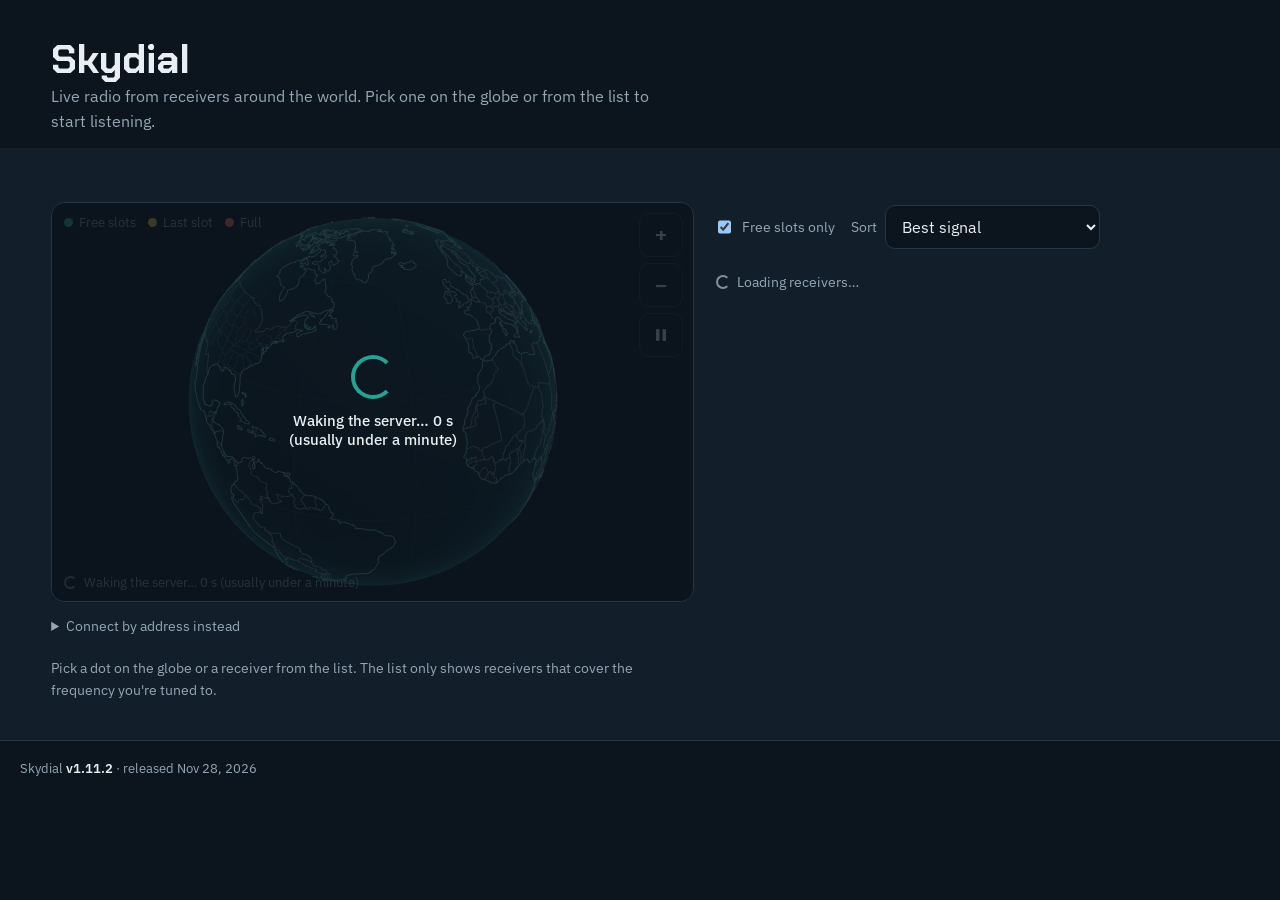
<file: sdrHam/index.html>
<!doctype html>
<html lang="en">
<head>
<meta charset="utf-8">
<title>Skydial has moved</title>
<!-- Skydial moved to /skydial/. Old links (and any ?query or #hash on them) land on the new address. -->
<link rel="canonical" href="https://lmnop.games/skydial/">
<meta http-equiv="refresh" content="0; url=../skydial/">
<script>location.replace('../skydial/' + location.search + location.hash);</script>
</head>
<body><p>Skydial has moved to <a href="../skydial/">lmnop.games/skydial</a>.</p></body>
</html>
</file>
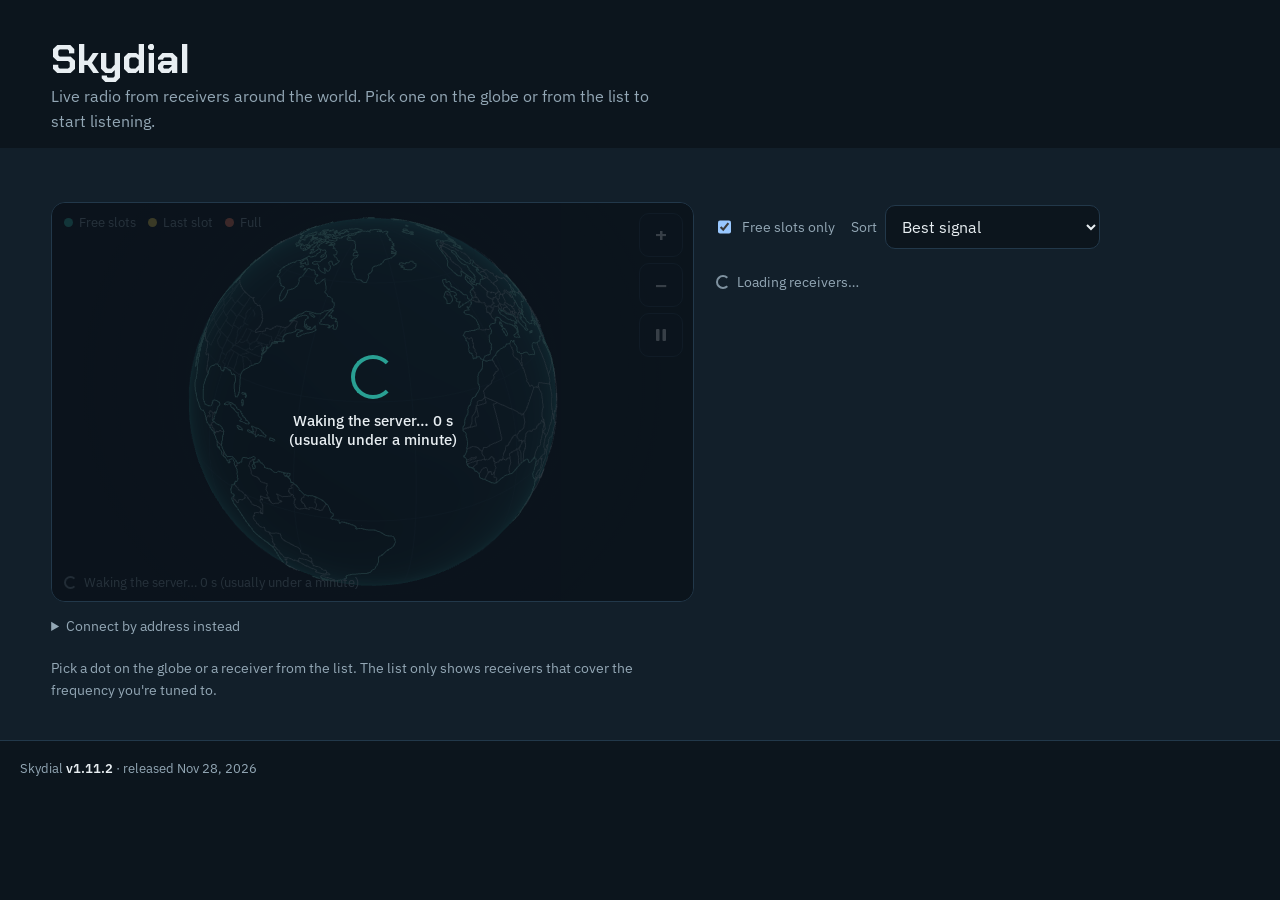
<file: skydial/index.html>
<!DOCTYPE html>
<html lang="en">
<head>
<meta charset="utf-8">
<meta name="viewport" content="width=device-width, initial-scale=1">
<!-- Where the Skydial server runs. Empty = same site as this page. e.g. https://radio.lmnop.games -->
<meta name="radio-api" content="https://waterfall-radio.onrender.com">
<meta name="app-version" content="1.11.2" data-date="2026-11-28">
<title>Skydial</title>
<link rel="preconnect" href="https://fonts.googleapis.com">
<link rel="stylesheet" href="https://fonts.googleapis.com/css2?family=Chakra+Petch:wght@500;600;700&family=IBM+Plex+Sans:wght@400;500;600&display=swap">
<style>
/* VOICE: a night-shift radio bench, calm and precise, a little playful.
   IDEA: an SDR panadapter: the band is a landscape scrolling toward you.
   PICTURE: the 3D waterfall terrain, signals rising as glowing ridges, tap to tune.
   COLOUR and TYPE: deep sea-ink ground, teal to gold terrain, coral tuning marker; Chakra Petch dial lettering + IBM Plex Sans.
   LAYOUT: modest title, big terrain with dial readout overlaid, control deck beneath, then how-it-works band. */
:root{color-scheme:dark;--bg:#0c151d;--deck:#121f2a;--line:#22384a;--ink:#e8eef2;--mute:#93a7b5;--teal:#2fb8a8;--gold:#f2d14b;--coral:#ff7a59}
:root[data-theme=light],:root[data-theme=dark]{color-scheme:dark}
*{box-sizing:border-box;min-width:0}
body{margin:0;background:var(--bg);color:var(--ink);font:16px/1.55 "IBM Plex Sans",system-ui,sans-serif;overflow-x:clip}
.band{padding:clamp(20px,3vw,40px) max(4vw,16px)}
.wrap{max-width:1240px;margin:0 auto}
h1,h2,.dial,.btn,.seg button{font-family:"Chakra Petch",system-ui,sans-serif}
h1{font-size:clamp(28px,4vw,40px);line-height:1.05;margin:0 0 4px;text-wrap:balance}
h2{font-size:24px;line-height:1.1;margin:0 0 14px}
.sub{color:var(--mute);margin:0;max-width:62ch}
header.band{padding-bottom:14px}
.stage{position:relative;height:clamp(340px,58vh,620px);background:radial-gradient(ellipse at 50% 30%,#14293a,#0a1219 70%);border-block:1px solid var(--line)}
.stage canvas{position:absolute;inset:0;width:100%;height:100%;display:block;touch-action:none;cursor:crosshair}
.hud{position:absolute;left:max(4vw,16px);top:16px;pointer-events:none;text-shadow:0 2px 12px #000}
.dial{font-size:clamp(34px,6vw,56px);font-weight:600;line-height:1;letter-spacing:.02em;white-space:nowrap}
.dial small{font-size:.38em;color:var(--mute);margin-left:6px}
.what{margin-top:6px;font-size:15px;color:var(--gold)}
.span{position:absolute;right:max(4vw,16px);bottom:12px;color:var(--mute);font-size:13px;pointer-events:none}
.hint{position:absolute;left:max(4vw,16px);bottom:12px;color:var(--mute);font-size:13px;pointer-events:none}
.deck{background:var(--deck);border-bottom:1px solid var(--line)}
/* Landing: only the receiver picker. The radio (terrain, signals, controls) appears once a receiver is being connected. */
body.landing #stage,body.landing #controls,body.landing .onlive,body:not(.landing) .onland{display:none}
.row{display:flex;flex-wrap:wrap;gap:12px;align-items:center}
.row+.row{margin-top:14px}
.btn{min-height:44px;padding:0 18px;border-radius:10px;border:1px solid var(--line);background:#182a38;color:var(--ink);font-size:16px;font-weight:600;cursor:pointer}
.btn:hover{border-color:var(--teal)}
.btn:disabled{opacity:.45;cursor:not-allowed}
/* Loading: a spinning ring wherever something is still on its way (a slow pulse instead if the visitor prefers less motion) */
.spin,.busy::before{content:'';display:inline-block;width:1em;height:1em;box-sizing:border-box;border-radius:50%;border:2px solid currentColor;border-right-color:transparent;animation:spin .8s linear infinite;vertical-align:-.15em;margin-right:.5em;opacity:.85;flex:none}
@keyframes spin{to{transform:rotate(360deg)}}
/* Progress ring: fills as real work is done (only used where the app can count it) */
@property --p{syntax:'<number>';inherits:false;initial-value:0}
.pring{--p:0;display:inline-block;width:1.15em;height:1.15em;border-radius:50%;flex:none;vertical-align:-.22em;margin-right:.5em;transition:--p .4s linear;background:conic-gradient(currentColor calc(var(--p) * 1%),#8886 0);background:conic-gradient(currentColor calc(var(--p) * 1%),color-mix(in srgb,currentColor 22%,transparent) 0);-webkit-mask:radial-gradient(farthest-side,transparent calc(100% - 3px),#000 calc(100% - 2.5px));mask:radial-gradient(farthest-side,transparent calc(100% - 3px),#000 calc(100% - 2.5px))}
.pct{font-variant-numeric:tabular-nums}@keyframes pulse{50%{opacity:.25}}
@media(prefers-reduced-motion:reduce){.spin,.busy::before{animation:pulse 1.6s ease-in-out infinite}}
.loadover{position:absolute;inset:0;display:flex;flex-direction:column;align-items:center;justify-content:center;gap:12px;color:var(--ink);font:500 15px "IBM Plex Sans",sans-serif;text-align:center;padding:0 20px;background:#0c151dcc;pointer-events:none;z-index:4}
.loadover[hidden],.loadover [hidden]{display:none}.loadover .pring{width:44px;height:44px;margin:0;color:var(--teal);-webkit-mask:radial-gradient(farthest-side,transparent calc(100% - 5px),#000 calc(100% - 4.5px));mask:radial-gradient(farthest-side,transparent calc(100% - 5px),#000 calc(100% - 4.5px))}.loadover span{white-space:pre-line}.loadover .spin{width:44px;height:44px;border-width:4px;color:var(--teal);margin:0}
.stage.sigmode .loadover{right:min(46%,620px)}
@media(max-width:860px){.stage.sigmode .loadover{right:0;bottom:auto;height:250px}}
.btn.main{background:var(--coral);border-color:var(--coral);color:#1a0d08;min-width:132px}
.btn.main.on{background:#182a38;color:var(--coral)}
/* "Next step": the one control that gets you closer to hearing something glows softly until you use it */
.next{position:relative;box-shadow:0 0 0 0 rgba(255,122,89,.7);animation:nextGlow 1.6s ease-out infinite}
@keyframes nextGlow{0%{box-shadow:0 0 0 0 rgba(255,122,89,.65)}70%{box-shadow:0 0 0 12px rgba(255,122,89,0)}100%{box-shadow:0 0 0 0 rgba(255,122,89,0)}}
label.next{border-radius:8px;outline:2px solid var(--coral);outline-offset:4px;box-shadow:none;animation:none}
@media (prefers-reduced-motion:reduce){.next{animation:none;outline:2px solid var(--coral);outline-offset:3px}}
.seg{display:inline-flex;border:1px solid var(--line);border-radius:10px;overflow:hidden}
.seg button{min-height:44px;padding:0 16px;border:0;background:transparent;color:var(--mute);font-size:16px;font-weight:600;cursor:pointer}
.seg button[aria-pressed=true]{background:var(--teal);color:#06201d}
.steps{display:inline-flex;gap:6px}
.steps .btn{padding:0 12px;min-width:52px}
input,select{min-height:44px;font:16px "IBM Plex Sans",sans-serif;background:#0c151d;color:var(--ink);border:1px solid var(--line);border-radius:10px;padding:0 12px}
input[type=range]{padding:0;accent-color:var(--coral);min-height:44px;border:0;background:none;width:130px}
label{font-size:14px;color:var(--mute);display:inline-flex;align-items:center;gap:8px}
:focus-visible{outline:2px solid var(--gold);outline-offset:2px}

#host{width:min(340px,100%)}
.picker{display:grid;grid-template-columns:minmax(0,1.25fr) minmax(0,1fr);gap:20px;margin-top:16px}
.globeBox{position:relative;height:400px;border-radius:14px;background:radial-gradient(circle at 50% 45%,#15304200,#0a1219 75%),#0c151d;border:1px solid var(--line);overflow:hidden}
.globeBox canvas{position:absolute;inset:0;width:100%;height:100%;touch-action:none;cursor:grab}
.gzoom{position:absolute;right:10px;top:10px;display:grid;gap:6px}
.gzoom .btn{min-width:44px;padding:0;font-size:22px;line-height:1;background:#0c151dcc}
.gzoom #gSpin svg{width:16px;height:16px;fill:currentColor;display:block;margin:auto}
.gtip{position:absolute;z-index:2;pointer-events:none;max-width:250px;padding:7px 10px;border-radius:8px;border:1px solid var(--line);background:#0c151def;font-size:13px;line-height:1.4;white-space:pre-line;transform:translate(14px,-50%)}
.gtip.left{transform:translate(calc(-100% - 14px),-50%)}
.gtip[hidden]{display:none}
.gtip b{display:block;font-size:14px;font-weight:600}
.legend{position:absolute;left:12px;top:10px;display:flex;flex-wrap:wrap;gap:12px;font-size:13px;color:var(--mute);pointer-events:none}
.legend i{display:inline-block;width:9px;height:9px;border-radius:50%;margin-right:6px}
.dirnote{position:absolute;left:12px;bottom:8px;right:12px;margin:0;font-size:13px;color:var(--mute);pointer-events:none}
.row.tight{gap:16px}
.rxlist{list-style:none;margin:12px 0 0;padding:0;display:grid;gap:6px;max-height:340px;overflow-y:auto}
.rxlist button{width:100%;text-align:left;display:grid;grid-template-columns:minmax(0,1fr) auto;gap:2px 12px;padding:9px 12px;border-radius:10px;border:1px solid var(--line);background:#0f1b25;color:var(--ink);font:15px "IBM Plex Sans",sans-serif;cursor:pointer}
.rxlist button:hover,.rxlist button.sel{border-color:var(--gold)}
.rxlist .nm{white-space:nowrap;overflow:hidden;text-overflow:ellipsis}
.rxlist .lc{grid-column:1;font-size:13px;color:var(--mute);white-space:nowrap;overflow:hidden;text-overflow:ellipsis}
.rxlist .sl{grid-row:1/3;grid-column:2;align-self:center;text-align:right;font-size:13px;color:var(--mute);white-space:nowrap}
.rxlist .sl b{color:var(--teal);font-weight:600}
.rxlist .empty{color:var(--mute);font-size:14px;padding:8px 2px}
.card{display:flex;flex-wrap:wrap;align-items:center;gap:12px 16px;margin-top:16px;padding:14px 16px;border-radius:12px;background:#0f1b25;border:1px solid var(--gold)}
.card[hidden]{display:none}
.cardtxt{flex:1 1 260px;display:grid}
.cardtxt span{font-size:14px;color:var(--mute)}
.manual{margin-top:14px;color:var(--mute);font-size:14px}
.manual summary{cursor:pointer;min-height:32px}
@media(max-width:860px){.picker{grid-template-columns:minmax(0,1fr)}.globeBox{height:320px}}
.status{font-size:14px;color:var(--mute);margin:10px 0 0;max-width:80ch}
.status.err{color:var(--coral)}
@media(max-width:600px){.hint{display:none}.span{left:16px;right:auto}}
.sigs{position:absolute;inset:0;overflow-y:auto;padding:clamp(92px,13vh,118px) max(4vw,16px) 18px;background:radial-gradient(ellipse at 50% 30%,#14293a,#0a1219 70%)}
.sigs[hidden]{display:none}
.stage.sigmode .hint{display:none}
/* Signals view: waterfall and station list together. Wide screens: side by side. Phones: waterfall above the list. */
.stage.sigmode .sigs{overflow-x:hidden;left:auto;width:min(46%,620px);padding:16px clamp(12px,2vw,22px) 18px;border-left:1px solid var(--line);background:#0a1219f2}
.stage.sigmode .span{right:calc(min(46%,620px) + 16px)}
.stage.sigmode .siglist button{grid-template-columns:6.6em minmax(0,1fr) auto;gap:2px 10px;padding:8px 12px;min-height:48px}
.stage.sigmode .siglist .mt{display:none}
.stage.sigmode .siglist .ag{white-space:nowrap;text-align:right}
@media(max-width:860px){
  .stage.sigmode{height:calc(250px + min(62vh,560px))}
  .stage.sigmode canvas{height:250px!important}
  .stage.sigmode .sigs{top:250px;left:0;width:auto;border-left:0;border-top:1px solid var(--line)}
  .stage.sigmode .span{right:16px;left:auto;top:220px;bottom:auto}
}
.sighead{display:flex;flex-wrap:wrap;gap:10px 16px;align-items:center;justify-content:space-between;margin-bottom:12px}
.sigctl{display:flex;flex-wrap:wrap;gap:10px;align-items:center}
.sigctl label{min-height:44px;color:var(--ink)}
.siglist em{font:600 11px "IBM Plex Sans",sans-serif;font-style:normal;padding:1px 7px;border-radius:9px;margin-left:6px;vertical-align:1px}
.siglist em.heard{background:#1f6f4a;color:#e8fff3}.siglist em.quiet{background:#2a3440;color:var(--mute)}
.noise{display:flex;flex-wrap:wrap;gap:6px 14px;align-items:center}
.noise label{min-height:44px;display:inline-flex;align-items:center;gap:6px}
.noise label.off{opacity:.45}
.chips{display:flex;flex-wrap:wrap;gap:6px;margin:-4px 0 12px}
.chips button{min-height:36px;padding:4px 12px;border-radius:18px;border:1px solid var(--line);background:#0f1b25;color:var(--mute);font:14px "IBM Plex Sans",sans-serif;cursor:pointer}
.chips button[aria-pressed=true]{border-color:var(--teal);color:var(--ink);background:#123036}
.chips button small{opacity:.7;margin-left:4px}
.chips button.all{border-style:dashed}
.sighead b{font:600 20px "Chakra Petch",sans-serif;display:block}
.sighead span{font-size:14px;color:var(--mute)}
.sighead .btn span{font-size:inherit;color:inherit}
.siglist{list-style:none;margin:0;padding:0;display:grid;gap:6px;max-width:1240px}
.siglist button{width:100%;display:grid;grid-template-columns:7.5em minmax(0,1fr) 110px 5em;gap:4px 14px;align-items:center;text-align:left;padding:10px 14px;min-height:52px;border-radius:10px;border:1px solid var(--line);background:#0f1b25cc;color:var(--ink);font:15px "IBM Plex Sans",sans-serif;cursor:pointer}
.siglist button:hover{border-color:var(--teal)}
.siglist button.on{border-color:var(--coral);background:#2a1a14cc}
.siglist .sf{font:600 18px "Chakra Petch",sans-serif;white-space:nowrap}
.siglist .sf small{font-size:12px;color:var(--mute);margin-left:3px}
.siglist .st{display:grid;min-width:0}
.siglist .st b{font-weight:500;white-space:nowrap;overflow:hidden;text-overflow:ellipsis}
.siglist .st i{font-style:normal;font-size:13px;color:var(--mute);white-space:nowrap;overflow:hidden;text-overflow:ellipsis}
.siglist .mt{height:8px;border-radius:4px;background:#1d3140;overflow:hidden}
.siglist .mt i{display:block;height:100%;background:linear-gradient(90deg,var(--teal),var(--gold))}
.siglist .ag{font-size:13px;color:var(--mute);text-align:right;white-space:nowrap}
.siglist .empty{color:var(--mute);padding:10px 2px;max-width:60ch}
@media(max-width:600px){.siglist button{grid-template-columns:6.6em minmax(0,1fr);}.siglist .mt{grid-column:1/3}.siglist .ag{display:none}.sigs{padding-top:84px}}
.ver{padding:18px 0 28px;color:var(--mute);font-size:13px}
.ver b{color:var(--ink);font-weight:600}
</style>
<script type="importmap">{"imports":{"three":"./vendor/three.module.min.js","three/addons/":"./vendor/addons/"}}</script>   <!-- self-hosted: no outside code runs on the page -->
</head>
<body class="landing">
<header class="band"><div class="wrap">
  <h1>Skydial</h1>
  <p class="sub"><span class="onland">Live radio from receivers around the world. Pick one on the globe or from the list to start listening.</span><span class="onlive">The radio band as a 3D landscape. Every ridge is a signal; tap one to tune in and hear it.</span></p>
</div></header>

<div class="stage" id="stage">
  <canvas id="gl"></canvas>
  <div class="sigs" id="sigs" hidden>
    <div class="sighead"><div><b>On the air</b><span id="sigNote">Frequencies with real activity, strongest first, measured from the spectrum.</span></div>
      <div class="sigctl"><select id="sigBand" aria-label="Show band"><option value="">All bands</option></select>
        <select id="sigMin" aria-label="Minimum strength"><option value="0">Any strength</option><option value="15">15 dB or more</option><option value="25">25 dB or more</option><option value="35">35 dB or more</option></select>
        <button class="btn" id="scanBtn">Scan all bands</button><button class="btn main" id="voiceBtn">Find a voice</button></div></div>
    <div class="chips" id="sigKinds" role="group" aria-label="Show these kinds of signal"></div>
    <ol class="siglist" id="sigList"></ol>
  </div>
  <div class="hud"><div class="dial" id="dial">7 030.00<small>kHz</small></div><div class="what" id="what">Pick a receiver below</div></div>
  <div class="loadover" id="stageLoad" role="status" hidden><span class="spin" id="stageSpin"></span><span class="pring" id="stageRing" hidden></span><span id="stageLoadText">Connecting…</span></div>
  <div class="hint">Drag to orbit · tap a ridge to tune · ← → to nudge</div>
  <div class="span" id="spanLbl">9 533 – 9 767 kHz · not connected</div>
</div>

<section class="band deck"><div class="wrap">
  <div class="row" id="controls">
    <button class="btn main" id="power" aria-pressed="false">▶ Listen</button>
    <div class="seg" role="group" aria-label="View"><button id="viewWf" aria-pressed="true">Waterfall</button><button id="viewSig" aria-pressed="false">Signals</button></div>
    <div class="steps"><button class="btn" data-step="-1">−1k</button><button class="btn" data-step="-0.1">−.1</button><button class="btn" data-step="0.1">+.1</button><button class="btn" data-step="1">+1k</button></div>
    <label>Freq <input id="freq" inputmode="decimal" size="9" value="9650.00" aria-label="Frequency in kHz"> kHz</label>
    <label id="volBox">Volume <input type="range" id="vol" min="0" max="1" step="0.01" value="0.7"></label>
    <div class="noise" role="group" aria-label="Noise filters (done by the receiver)">
      <label title="Noise reduction, done by the receiver: Reduce is gentle, Strong removes more hiss but can sound watery">Noise
        <select id="nrLevel"><option value="off">Off</option><option value="light">Reduce</option><option value="strong">Strong</option></select></label>
      <label title="Noise blanker: cuts short clicks and pops (electric fences, ignition, power-line crackle)"><input type="checkbox" id="nbClicks"> Clicks</label>
      <label title="Auto-notch: removes steady whistles and carriers on top of a voice"><input type="checkbox" id="nrWhistle"> Whistles</label>
    </div>
  </div>
  <div id="live">
    <div class="picker">
      <div class="globeBox" id="globeBox"><canvas id="globe" aria-label="Globe of public receivers; tap a dot to pick one"></canvas>
        <div class="loadover" id="globeLoad"><span class="spin"></span><span id="globeLoadText">Loading receivers…</span></div>
        <div class="gzoom"><button class="btn" id="gIn" aria-label="Zoom in">+</button><button class="btn" id="gOut" aria-label="Zoom out">−</button><button class="btn" id="gSpin" aria-pressed="true" aria-label="Spin the globe" title="Stop the globe spinning"></button></div>
        <div class="gtip" id="gTip" hidden></div>
        <div class="legend"><span><i style="background:var(--teal)"></i>Free slots</span><span><i style="background:var(--gold)"></i>Last slot</span><span><i style="background:var(--coral)"></i>Full</span></div>
        <p class="dirnote" id="dirNote">Loading receivers…</p></div>
      <div class="side">
        <div class="row tight">
          <label><input type="checkbox" id="freeOnly" checked> Free slots only</label>
          <label>Sort <select id="sort"><option value="best">Best signal</option><option value="near">Facing you on the globe</option></select></label>
        </div>
        <ol class="rxlist" id="rxList"></ol>
      </div>
    </div>
    <div class="card" id="rxCard" hidden>
      <div class="cardtxt"><b id="rxName"></b><span id="rxMeta"></span></div>
      <label>Mode <select id="mode"><option value="am" selected>AM</option><option value="usb">USB</option><option value="lsb">LSB</option><option value="cw">CW</option></select></label>
      <button class="btn main" id="connect">Connect</button>
    </div>
    <details class="manual"><summary>Connect by address instead</summary>
      <div class="row"><label>Receiver <input id="host" placeholder="host.example.com:8073" autocomplete="off"></label><button class="btn" id="connectHost">Connect</button></div>
    </details>
    <p class="status" id="status" role="status" aria-live="polite">Pick a dot on the globe or a receiver from the list. The list only shows receivers that cover the frequency you're tuned to.</p>
  </div>
</div></section>

<footer class="ver"><div class="wrap" id="verLine">Skydial</div></footer>
<script type="module">
import * as THREE from 'three';
import { OrbitControls } from 'three/addons/controls/OrbitControls.js';
{
const $ = id => document.getElementById(id);
const BINS = 1024, ROWS = 256, RATE = 12000, TAU = Math.PI * 2;
// Start on the 31 m broadcast band in AM. pb: passband edges relative to the dial, Hz.
const st = { tune: 9650000, lo: 9650000 - 117187.5, hi: 9650000 + 117187.5, pb: [-4900, 4900] };

/* ---------- three.js terrain ---------- */
const canvas = $('gl'), stage = $('stage');
const renderer = new THREE.WebGLRenderer({ canvas, antialias: true, alpha: true });
renderer.setPixelRatio(Math.min(devicePixelRatio, 2));
const scene = new THREE.Scene();
scene.fog = new THREE.Fog(0x0a1219, 9, 18);
const camera = new THREE.PerspectiveCamera(45, 1, 0.1, 100);
camera.position.set(0, 4.4, 8.4);
const controls = new OrbitControls(camera, canvas);
controls.target.set(0, 0.2, 0.6); controls.enablePan = false; controls.enableDamping = true;
controls.minDistance = 4; controls.maxDistance = 14; controls.maxPolarAngle = Math.PI * 0.47;

const texData = new Uint8Array(BINS * ROWS);
const tex = new THREE.DataTexture(texData, BINS, ROWS, THREE.RedFormat, THREE.UnsignedByteType);
tex.minFilter = tex.magFilter = THREE.LinearFilter; tex.needsUpdate = true;
let head = 0;
const W = 10, D = 7, H = 1.7;
const uni = { uTex: { value: tex }, uHead: { value: 0 }, uRows: { value: ROWS }, uH: { value: H }, uTune: { value: 0.15 }, uLo: { value: -0.003 }, uHi: { value: 0.011 } };
const mat = new THREE.ShaderMaterial({ uniforms: uni,
  vertexShader: `uniform sampler2D uTex;uniform float uHead,uRows,uH;varying float vV;varying vec2 vUv;
  void main(){vUv=uv;float r=mod(uHead-uv.y*(uRows-1.0)+uRows,uRows);float v=texture2D(uTex,vec2(uv.x,(r+0.5)/uRows)).r;
  vV=v;vec3 p=position;p.z+=pow(v,1.6)*uH;gl_Position=projectionMatrix*modelViewMatrix*vec4(p,1.0);}`,
  fragmentShader: `uniform float uTune,uLo,uHi;varying float vV;varying vec2 vUv;
  vec3 cmap(float x){vec3 a=vec3(.024,.07,.12),b=vec3(.04,.24,.36),c=vec3(.18,.72,.66),d=vec3(.95,.82,.29),e=vec3(1.,.97,.88);
  if(x<.3)return mix(a,b,x/.3);if(x<.55)return mix(b,c,(x-.3)/.25);if(x<.8)return mix(c,d,(x-.55)/.25);return mix(d,e,(x-.8)/.2);}
  void main(){vec3 col=cmap(smoothstep(.13,.95,vV));float o=vUv.x-uTune,d=abs(o);
  if(o>uLo&&o<uHi)col=mix(col,vec3(1.,.48,.35),.22);col=mix(col,vec3(1.,.55,.4),(1.-smoothstep(0.,.0015,d))*.8);
  col*=mix(1.,.45,vUv.y);gl_FragColor=vec4(col,1.);}` });
const plane = new THREE.Mesh(new THREE.PlaneGeometry(W, D, 511, 191), mat);
plane.rotation.x = -Math.PI / 2; scene.add(plane);

const specPos = new Float32Array(BINS * 3);
const specGeo = new THREE.BufferGeometry(); specGeo.setAttribute('position', new THREE.BufferAttribute(specPos, 3));
const spec = new THREE.Line(specGeo, new THREE.LineBasicMaterial({ color: 0xffe9c7, transparent: true, opacity: .85 }));
scene.add(spec);
const markGeo = new THREE.BufferGeometry().setFromPoints([new THREE.Vector3(0, 0, D / 2), new THREE.Vector3(0, 1.3, D / 2)]);
const mark = new THREE.Line(markGeo, new THREE.LineBasicMaterial({ color: 0xff7a59 })); scene.add(mark);
// Stations found by the Signals view, pinned along the front edge of the terrain (teal; the hovered one bright).
const pins = new THREE.LineSegments(new THREE.BufferGeometry(), new THREE.LineBasicMaterial({ color: 0x3fd0c9, transparent: true, opacity: .75 }));
const ghost = new THREE.Mesh(new THREE.BoxGeometry(.07, 2.2, .07), new THREE.MeshBasicMaterial({ color: 0xfff3c4, transparent: true, opacity: .9 }));
ghost.position.set(0, 1.1, D / 2 + .05); ghost.visible = false;   // a bright post where the hovered station sits
scene.add(pins, ghost);
const shown = () => scan ? scan.span : [st.lo, st.hi];   // during a scan the frozen terrain still shows the band you were on
const xOf = hz => { const [lo, hi] = shown(); return -W / 2 + W * (hz - lo) / (hi - lo); };
function updatePins() {
  const pts = [];
  for (const s of found.values()) if (s.tune > st.lo && s.tune < st.hi && sigShown(s)) {
    const x = xOf(s.tune); pts.push(x, 0, D / 2 + .05, x, .45, D / 2 + .05); }
  const g = pins.geometry; g.dispose(); g.setAttribute('position', new THREE.Float32BufferAttribute(pts, 3)); pins.visible = sigOn && pts.length > 0 && !scan;
}
function showGhost(hz) { const [lo, hi] = shown(); ghost.visible = hz != null && hz > lo && hz < hi; if (ghost.visible) ghost.position.x = xOf(hz); }
// Swing the view toward a frequency (used when a station is picked from the list).
let focusTo = null;
function focusOn(hz) { if (hz > st.lo && hz < st.hi) focusTo = Math.max(-W * .3, Math.min(W * .3, xOf(hz) * .55)); }
const calm = () => matchMedia('(prefers-reduced-motion: reduce)').matches;
function stepFocus() { if (focusTo === null) return; const d = (focusTo - controls.target.x) * (calm() ? 1 : .12);
  controls.target.x += d; camera.position.x += d; if (Math.abs(focusTo - controls.target.x) < .002) focusTo = null; }

// What's drawn is each bin's middle value over the last 5 rows (about a quarter second). Static crashes and electrical
// noise lift a whole row for an instant; on some receivers nearly half the rows. Drawn as is, each becomes a wall across
// the terrain and the trace jumps. The median drops those flashes but keeps anything that lasts, and the signal
// detector still reads the raw rows. Measured on a noisy receiver: rows jumping >6 dB 48/120 -> 8/116.
const recent = []; const shown5 = new Uint8Array(BINS);
function calmRow(row) {
  recent.push(row); if (recent.length > 5) recent.shift();
  const n = recent.length; if (n < 3) return row;
  const w = new Uint8Array(n), out = shown5;
  for (let i = 0; i < BINS; i++) { for (let j = 0; j < n; j++) w[j] = recent[j][i]; w.sort(); out[i] = w[n >> 1]; }
  return out; }
function pushRow(raw) {
  if (scan) return detAdd(raw);   // scanning: the detector reads every band, the terrain stays still until it's done
  const row = calmRow(raw);
  head = (head + 1) % ROWS; texData.set(row, head * BINS); tex.needsUpdate = true; uni.uHead.value = head;
  for (let i = 0; i < BINS; i++) { const v = row[i] / 255;
    specPos[i * 3] = -W / 2 + W * (i + .5) / BINS; specPos[i * 3 + 1] = Math.pow(v, 1.6) * H + .02; specPos[i * 3 + 2] = D / 2; }
  specGeo.attributes.position.needsUpdate = true;
  detAdd(raw);
}
// In the Signals view the waterfall shares the stage with the station list (beside it, or above it on phones).
function viewSize() {
  if (!sigOn) return [stage.clientWidth, stage.clientHeight];
  return innerWidth > 860 ? [stage.clientWidth - $('sigs').offsetWidth, stage.clientHeight] : [stage.clientWidth, 250];
}
function resize() { const [w, h] = viewSize(); if (w < 2 || h < 2) return;
  canvas.style.width = w + 'px'; canvas.style.height = h + 'px'; renderer.setSize(w, h, false);
  camera.aspect = w / h; camera.updateProjectionMatrix();
  const hf = 2 * Math.atan(Math.tan(THREE.MathUtils.degToRad(camera.fov / 2)) * camera.aspect);
  const dist = Math.max(9.5, (W / 2 + .4) / Math.tan(hf / 2) + 1.5);
  controls.maxDistance = Math.max(14, dist * 1.3);
  camera.position.sub(controls.target).setLength(dist).add(controls.target); }
const ro = new ResizeObserver(resize); ro.observe(stage); addEventListener('resize', resize);

/* ---------- tuning + readout ---------- */
const fmt = hz => { const k = (hz / 1000).toFixed(2); const [a, b] = k.split('.'); return a.replace(/\B(?=(\d{3})+(?!\d))/g, ' ') + '.' + b; };
let rxTop = 32e6;   // the receiver's top frequency once connected (30 MHz, or 32 on some); before that, as far as any receiver goes
function setTune(hz, fromLive) {
  if (hunt && !huntTuning && !fromLive) stopHunt();
  st.tune = Math.max(10000, Math.min(rxTop - 10000, Math.round(hz / 10) * 10));   // 30 MHz, or 32 on receivers that go that far
  $('dial').innerHTML = fmt(st.tune) + '<small>kHz</small>';
  if (document.activeElement !== $('freq')) $('freq').value = (st.tune / 1000).toFixed(2);
  const [lo, hi] = shown(), span = hi - lo, x = (st.tune - lo) / span;
  uni.uTune.value = x; uni.uLo.value = st.pb[0] / span; uni.uHi.value = st.pb[1] / span;
  mark.position.x = -W / 2 + W * x; mark.visible = x >= 0 && x <= 1;
  if (!fromLive) kiwiTune(); gDirty = true; clearTimeout(listTimer); listTimer = setTimeout(renderList, 150);
  if (sigOn) { clearTimeout(sigTimer); sigTimer = setTimeout(() => { renderSignals(true); revealOn(); }, 120); }
}
const nfmt = hz => fmt(hz).split('.')[0];
function setSpan(lo, hi, label) { if (lo !== st.lo || hi !== st.hi) recent.length = 0;   // rows from another slice don't mix in
  st.lo = lo; st.hi = hi; $('spanLbl').textContent = `${nfmt(lo)} – ${nfmt(hi)} kHz · ${label}`; setTune(st.tune, true); updatePins(); }

// A tap: one pointer, down and up in the same place. A pinch or two-finger drag is never a tap, even if one finger stays still.
function tapper(el) { const ptrs = new Map(); let multi = false;
  el.addEventListener('pointerdown', e => { ptrs.set(e.pointerId, [e.clientX, e.clientY]); if (ptrs.size > 1) multi = true; });
  const end = e => { const p = ptrs.get(e.pointerId); ptrs.delete(e.pointerId);
    const tap = !!p && !multi && e.type === 'pointerup' && Math.hypot(e.clientX - p[0], e.clientY - p[1]) <= 6;
    if (!ptrs.size) multi = false; return tap; };
  el.addEventListener('pointercancel', end);
  return fn => el.addEventListener('pointerup', e => { if (end(e)) fn(e); }); }
tapper(canvas)(e => {
  const r = canvas.getBoundingClientRect(), ray = new THREE.Raycaster();
  ray.setFromCamera(new THREE.Vector2((e.clientX - r.left) / r.width * 2 - 1, -(e.clientY - r.top) / r.height * 2 + 1), camera);
  const hit = ray.intersectObject(plane)[0];
  const [lo, hi] = shown();
  if (hit) setTune(lo + hit.uv.x * (hi - lo));
});
document.querySelectorAll('[data-step]').forEach(b => b.onclick = () => setTune(st.tune + b.dataset.step * 1000));
$('freq').addEventListener('change', () => { const v = parseFloat($('freq').value.trim().replace(',', '.'));   // many keyboards type a decimal comma
  if (v > 0) setTune(v * 1000); $('freq').value = (st.tune / 1000).toFixed(2); });   // the box always ends up showing what's tuned
addEventListener('keydown', e => { if (e.target.matches('input:not([type=checkbox]):not([type=radio]),select,textarea')) return;
  if (e.altKey || e.ctrlKey || e.metaKey || document.body.classList.contains('landing')) return;   // browser shortcuts, and no dial on the landing view
  if (e.key === 'ArrowLeft' || e.key === 'ArrowRight') { e.preventDefault(); setTune(st.tune + (e.key === 'ArrowLeft' ? -1 : 1) * (e.shiftKey ? 1000 : 100)); } });

/* ---------- audio out ---------- */
// Volume never goes fully to zero: some audio drivers power down on pure digital silence and their clock then runs
// slow (seen at 2/3 speed). 0.001 is about -60 dB, which nobody can hear.
const volume = () => Math.max(+$('vol').value, .001);
// Receiver-side noise filters (KiwiSDR "noise filter", "noise blanker" and auto-notch), sent with its own default
// parameters. Receivers with older firmware ignore commands they don't know. Remembered between visits.
let noise = { level: 'off', clicks: false, whistles: false };
try { const v = JSON.parse(localStorage.getItem('wr.noise') || '{}');   // only accept what the controls can show
  if (v && ['off', 'light', 'strong'].includes(v.level)) noise.level = v.level; if (v) { noise.clicks = v.clicks === true; noise.whistles = v.whistles === true; } } catch {}
function noiseCommands(n) {
  const c = [`SET nb algo=${n.clicks ? 1 : 0}`];
  if (n.clicks) c.push('SET nb type=0 param=0 pval=100', 'SET nb type=0 param=1 pval=50', 'SET nb type=0 en=1');   // 100 µs gate, 50% threshold
  const whistles = n.whistles && n.level !== 'strong';                // spectral NR has no auto-notch
  const algo = n.level === 'strong' ? 3 : n.level === 'light' || whistles ? 1 : 0;
  c.push(`SET nr algo=${algo}`);
  if (algo === 1) for (const type of [0, 1]) {                         // WDSP LMS: 0 = denoiser, 1 = auto-notch
    c.push(`SET nr type=${type} param=0 pval=64`, `SET nr type=${type} param=1 pval=16`,
      `SET nr type=${type} param=2 pval=${8.192e-2 / 2 ** 10}`, `SET nr type=${type} param=3 pval=${8192 / 2 ** 16}`,
      `SET nr type=${type} en=${type === 0 ? +(n.level === 'light') : +whistles}`); }
  if (algo === 3) c.push('SET nr type=0 param=0 pval=1', 'SET nr type=0 param=1 pval=0.95', 'SET nr type=0 param=2 pval=1000', 'SET nr type=0 param=3 pval=0', 'SET nr type=0 en=1');
  return c;
}
function sendNoise() { if (snd && snd.readyState === 1) for (const c of noiseCommands(noise)) snd.send(c); }
function noiseUi() { $('nrLevel').value = noise.level; $('nbClicks').checked = noise.clicks; $('nrWhistle').checked = noise.whistles;
  const strong = noise.level === 'strong'; $('nrWhistle').disabled = strong; $('nrWhistle').parentElement.classList.toggle('off', strong);
  $('nrWhistle').parentElement.title = strong ? 'Whistle removal works with Noise off or Reduce, not Strong' : 'Auto-notch: removes steady whistles and carriers on top of a voice'; }
let ctx = null, gain = null, nextT = 0, queued = [], audioBusy = 0, clk = null, rebuilt = [], clockWarned = false;
function ensureAudio() {
  if (ctx) return;
  ctx = new AudioContext(); gain = ctx.createGain(); gain.gain.value = volume(); gain.connect(ctx.destination);
  nextT = ctx.currentTime + .1;
  // The system can pause audio on its own (a phone call, Siri, sleep): say so instead of showing "Stop" over silence.
  ctx.onstatechange = () => { if (!audioBusy && listening && ctx.state !== 'running') {   // ignore our own Stop/Listen
    setListening(false); flushAudio();
    status('Audio was paused by your device. Press Listen to carry on.', true); } };
}
// Drop audio that is queued but not yet heard: used when switching receiver or mode and on Stop,
// so you never hear the old station, or a stale second of it when you press Listen again.
function flushAudio(keepClock) { for (const q of queued) try { q.stop(); } catch {} queued = []; nextT = 0; if (!keepClock) clk = null; }
// Watchdog: the audio clock should keep pace with the wall clock. On some machines a long-lived context falls behind
// (seen at 2/3 speed, likely after the output device changed): audio then arrives faster than it can play and most of
// it is thrown away. A fresh context fixes it; if it keeps happening, say so rather than skip silently.
function watchClock(now) {
  const w = performance.now() / 1000;
  if (!clk || now < clk.a) { clk = { w, a: now }; return; }
  if (w - clk.w < 8) return;
  const ratio = (now - clk.a) / (w - clk.w); clk = { w, a: now };
  if (ratio > .9 || ctx.state !== 'running') return;
  rebuilt = rebuilt.filter(t => w - t < 600);
  if (rebuilt.length >= 2) { if (!clockWarned) { clockWarned = true;
    status(`Your device is playing audio at ${Math.round(ratio * 100)}% speed, so sound will skip. Try another audio output, or reload the page.`, true); } return; }
  rebuilt.push(w); console.warn(`[audio] clock at ${ratio.toFixed(2)}× real time: starting a fresh audio context`);
  const old = ctx; flushAudio(); old.onstatechange = null; ctx = null; ensureAudio(); ctx.resume().catch(() => {}); old.close().catch(() => {});
}
const LEAD = .25;   // seconds of audio kept queued ahead: enough to ride out network jitter, small enough to tune by ear
function play(samples, rate) {
  if (!samples.length) return;
  if (probe) { probe.x.push(samples); probe.rate = rate; }   // Find a voice is listening
  watchClock(ctx.currentTime); if (!ctx) return;
  const now = ctx.currentTime, lead = nextT - now;
  if (lead > 1) flushAudio(true);              // far behind live after a stall: one clean cut back to now (keeps the watchdog's measurement)
  if (nextT - now < .03) nextT = now + .1;     // nothing queued (or fell behind): restart just ahead of now
  // A longer queue than needed drains by playing 4% fast (barely audible) instead of skipping bits of audio.
  const speed = nextT - now > LEAD + .2 ? 1.04 : 1;
  const buf = ctx.createBuffer(1, samples.length, rate); buf.copyToChannel(samples, 0);
  const s = ctx.createBufferSource(); s.buffer = buf; s.playbackRate.value = speed; s.connect(gain); s.start(nextT); nextT += samples.length / rate / speed;
  queued.push(s); s.onended = () => { const i = queued.indexOf(s); if (i >= 0) queued.splice(i, 1); };
}
$('vol').oninput = () => gain && (gain.gain.value = volume());
let listening = false;
function setListening(on) { listening = on; resetIdle();
  if (!on && hunt) stopHunt('Stopped looking for a voice: it needs Listen on to hear them.');
  $('power').textContent = on ? '■ Stop' : '▶ Listen'; $('power').classList.toggle('on', on); $('power').setAttribute('aria-pressed', on); }
$('power').onclick = async () => {
  audioBusy++;
  try { ensureAudio(); const on = !listening;
    if (!on) { setListening(false); flushAudio(); await ctx.suspend(); }
    else { flushAudio(); setListening(true);
      // A browser can block sound (autoplay rules): resume() then never settles and the clock stays still.
      // Never show "Stop" over silence.
      await Promise.race([ctx.resume(), new Promise(r => setTimeout(r, 1500))]);
      if (ctx.state !== 'running') { setListening(false); flushAudio();
        status('Your browser is blocking sound for this page. Click Listen again (or allow sound for this site).', true); } }
  } catch (err) { setListening(false); const msg = 'Audio could not start in this browser: ' + err.message; status(msg, true); $('what').textContent = msg; }
  finally { audioBusy--; }
};

/* ---------- signal finder ---------- */
// Watches the waterfall rows, finds frequencies that stand clearly above the noise, and guesses what they are.
const BANDS = [ // [low Hz, high Hz, name, kind]
  [530e3, 1700e3, 'MW broadcast', 'bc'], [1800e3, 2000e3, '160 m ham', 'ham'], [2300e3, 2495e3, '120 m broadcast', 'bc'],
  [3200e3, 3400e3, '90 m broadcast', 'bc'], [3500e3, 4000e3, '80 m ham', 'ham'], [3900e3, 4000e3, '75 m broadcast', 'bc'],
  [4750e3, 5060e3, '60 m broadcast', 'bc'], [5330e3, 5410e3, '60 m ham', 'ham'], [5900e3, 6200e3, '49 m broadcast', 'bc'],
  [7000e3, 7300e3, '40 m ham', 'ham'], [7200e3, 7450e3, '41 m broadcast', 'bc'], [9400e3, 9900e3, '31 m broadcast', 'bc'],
  [10100e3, 10150e3, '30 m ham', 'ham'], [11600e3, 12100e3, '25 m broadcast', 'bc'], [13570e3, 13870e3, '22 m broadcast', 'bc'],
  [14000e3, 14350e3, '20 m ham', 'ham'], [15100e3, 15800e3, '19 m broadcast', 'bc'], [17480e3, 17900e3, '16 m broadcast', 'bc'],
  [18068e3, 18168e3, '17 m ham', 'ham'], [21000e3, 21450e3, '15 m ham', 'ham'], [21450e3, 21850e3, '13 m broadcast', 'bc'],
  [24890e3, 24990e3, '12 m ham', 'ham'], [25670e3, 26100e3, '11 m broadcast', 'bc'], [26965e3, 27405e3, 'CB', 'cb'], [28000e3, 29700e3, '10 m ham', 'ham']];
const FT8 = [1840, 3573, 5357, 7074, 10136, 14074, 18100, 21074, 24915, 28074];        // dial frequencies, kHz
const TIME = [2500e3, 3330e3, 5000e3, 7850e3, 10000e3, 14670e3, 15000e3, 20000e3];     // WWV/WWVH/CHU and friends
const bandsAt = f => BANDS.filter(b => f >= b[0] && f <= b[1]);
const det = { rows: [], lo: 0, hi: 0, skip: 0, fresh: 0 }, found = new Map();
let sigOn = false, scan = null, sigKey = 0;
function detAdd(row) {
  if (det.lo !== st.lo || det.hi !== st.hi) { if (sigOn || scan) detFinalize(); det.rows = []; det.lo = st.lo; det.hi = st.hi; det.skip = wfTrust ? 0 : 4; }
  if (det.skip > 0) { det.skip--; return; }      // rows still in flight from the previous span
  det.rows.push(row.slice()); det.fresh++; if (det.rows.length > 120) det.rows.shift();
}
const CWSEG = [[1800e3, 1840e3], [3500e3, 3570e3], [7000e3, 7040e3], [10100e3, 10150e3], [14000e3, 14070e3],
  [18068e3, 18095e3], [21000e3, 21070e3], [24890e3, 24915e3], [28000e3, 28070e3]];   // Morse ends of the ham bands
// Where people actually talk: the phone segments of the ham bands (all regions combined) and CB. Voice-wide signals
// elsewhere are mostly utility stations, usually data.
const VOICE = [[1843e3, 2000e3], [3600e3, 4000e3], [5330e3, 5410e3], [7060e3, 7300e3], [14112e3, 14350e3], [18110e3, 18168e3],
  [21151e3, 21450e3], [24930e3, 24990e3], [26965e3, 27405e3], [28300e3, 29700e3]];
const inVoice = f => VOICE.some(([a, b]) => f >= a && f <= b);
const ssbMode = f => f >= 10e6 || (f > 5.3e6 && f < 5.41e6) ? 'usb' : 'lsb';           // ham convention
/* ---------- listening for speech ---------- */
// Speech has a syllable rhythm: its loudness swings by several dB a few times a second (2–8 Hz), and it spreads over
// many pitches. Band noise is steady; Morse and carriers sit on a single pitch. Measured on real 20 m signals: a
// talker scored 0.62 for rhythm with 17 dB swings, empty frequencies 0.12–0.18 with 3 dB, a carrier spanned 120 Hz.
// Voiced speech also has a pitch that keeps moving, which noise (no pitch) and tones or Morse (fixed pitch) lack.
let probe = null;
function fft(re, im) { const n = re.length;
  for (let i = 1, j = 0; i < n; i++) { let b = n >> 1; for (; j & b; b >>= 1) j ^= b; j ^= b; if (i < j) { [re[i], re[j]] = [re[j], re[i]]; [im[i], im[j]] = [im[j], im[i]]; } }
  for (let len = 2; len <= n; len <<= 1) { const a = -2 * Math.PI / len;
    for (let i = 0; i < n; i += len) for (let k = 0; k < len / 2; k++) { const c = Math.cos(a * k), sn = Math.sin(a * k), u = i + k, v = u + len / 2;
      const tr = re[v] * c - im[v] * sn, ti = re[v] * sn + im[v] * c; re[v] = re[u] - tr; im[v] = im[u] - ti; re[u] += tr; im[u] += ti; } } }
// The decision, calibrated on real audio (see test/speech.test.mjs for the measurements): KOA 850 kHz talk in AM and
// in USB, on frequency and tuned 0.3–0.6 kHz off; empty 20 m; 20 m data signals. Rhythm does most of the separating;
// loudness swings stay small under receiver AGC and transmitter audio processing. It leans towards catching speech:
// a wrong stop costs one tap ("Find another voice"), a miss costs the voice.
const isVoice = r => r.syllabic >= .45 && r.voiced >= .1 && r.pitchMove >= .05 && r.range >= 2.5 && r.spread >= 400;
function speechScore(chunks, rate) {
  const x = new Float32Array(chunks.reduce((n, c) => n + c.length, 0)); let o = 0; for (const c of chunks) { x.set(c, o); o += c.length; }
  const fl = Math.round(rate * .02), E = [];
  for (let i = 0; i + fl <= x.length; i += fl) { let e = 0; for (let j = i; j < i + fl; j++) e += x[j] * x[j]; E.push(10 * Math.log10(e / fl + 1e-12)); }
  if (E.length < 100) return null;                                    // under 2 s of audio
  const srt = [...E].sort((a, b) => a - b), range = srt[Math.floor(E.length * .9)] - srt[Math.floor(E.length * .1)];
  const m = E.reduce((a, b) => a + b, 0) / E.length; let syl = 0, tot = 0;
  for (let f = .5; f <= 25; f += .25) { let re = 0, im = 0; for (let n = 0; n < E.length; n++) { const v = E[n] - m, w = 2 * Math.PI * f * n / 50; re += v * Math.cos(w); im -= v * Math.sin(w); }
    const pw = re * re + im * im; tot += pw; if (f >= 2 && f <= 8) syl += pw; }
  // pitch spread of the louder moments
  const N = 256, P = new Float64Array(N / 2), frames = [];
  for (let i = 0; i + N <= x.length; i += N) { let e = 0; for (let j = 0; j < N; j++) e += x[i + j] ** 2; frames.push([e, i]); }
  const thr = [...frames].sort((a, b) => a[0] - b[0])[Math.floor(frames.length * .6)][0];
  for (const [e, i] of frames) if (e >= thr) { const re = new Float64Array(N), im = new Float64Array(N);
    for (let j = 0; j < N; j++) re[j] = x[i + j] * (.5 - .5 * Math.cos(2 * Math.PI * j / N)); fft(re, im);
    for (let k = 2; k < N / 2; k++) P[k] += re[k] * re[k] + im[k] * im[k]; }
  const pt = P.reduce((a, b) => a + b, 0), at = q => { let c = 0; for (let k = 0; k < P.length; k++) { c += P[k]; if (c >= pt * q) return k * rate / N; } return 0; };
  // voicing: does the louder audio have a vocal pitch (66–300 Hz), and does that pitch move? (40 ms frames,
  // normalised autocorrelation). Tones and Morse have a fixed pitch; noise has none.
  // Measured on the loudness envelope, not the waveform: SSB tuned a little off shifts every harmonic by the same
  // amount, which breaks the waveform's repetition, but they stay one pitch apart so the envelope still pulses at the
  // pitch. A tone, Morse or a data carrier has a flat envelope: no pitch at all.
  const env = new Float32Array(x.length); { let a = 0; const k = Math.exp(-2 * Math.PI * 700 / rate); for (let i = 0; i < x.length; i++) env[i] = a = k * a + (1 - k) * Math.abs(x[i]); }
  { let a = 0; const k = Math.exp(-2 * Math.PI * 50 / rate); for (let i = 0; i < x.length; i++) { a = k * a + (1 - k) * env[i]; env[i] -= a; } }   // drop syllable-rate swells: they'd look like pitch
  const NF = Math.round(rate * .04), Lmin = Math.round(rate / 300), Lmax = Math.round(rate / 66), vf = [];
  for (let i = 0; i + NF + Lmax <= x.length; i += NF) { let e0 = 0; for (let j = 0; j < NF; j++) e0 += x[i + j] ** 2; vf.push([e0, i]); }
  const vthr = vf.length ? [...vf].sort((a, b) => a[0] - b[0])[Math.floor(vf.length * .4)][0] : 0, pitches = []; let loud = 0;
  for (const [e0, i] of vf) { if (e0 < vthr || e0 <= 0) continue; loud++; let best = 0, bl = 0, m0 = 0, m1 = 0;
    for (let j = 0; j < NF + Lmax; j++) m0 += env[i + j]; m0 /= NF + Lmax;
    let ee = 0; for (let j = 0; j < NF; j++) ee += (env[i + j] - m0) ** 2;
    for (let L = Lmin; L <= Lmax; L++) { let c = 0, e1 = 0; for (let j = 0; j < NF; j++) { const u = env[i + j] - m0, w = env[i + j + L] - m0; c += u * w; e1 += w * w; }
      const rr = c / Math.sqrt(ee * e1 + 1e-12); if (rr > best) { best = rr; bl = L; } }
    if (best >= .5) pitches.push(Math.log2(rate / bl)); }
  const pm = pitches.reduce((a, b) => a + b, 0) / (pitches.length || 1);
  const r = { syllabic: syl / tot, range, spread: at(.9) - at(.1), voiced: loud ? pitches.length / loud : 0,
    pitchMove: pitches.length > 3 ? Math.sqrt(pitches.reduce((a, b) => a + (b - pm) ** 2, 0) / pitches.length) : 0 };
  r.voice = isVoice(r);
  return r;
}
// SSB dial estimates are good to about ±250 Hz (one waterfall column is ~230 Hz). Operators often sit on round
// numbers, so an estimate that close to a whole kHz (or 150 Hz from a half) is most likely that.
function snapDial(hz) { const k = Math.round(hz / 1000) * 1000, h = Math.round(hz / 500) * 500;
  return Math.abs(hz - k) <= 250 ? k : Math.abs(hz - h) <= 150 ? h : Math.round(hz / 100) * 100; }
function classify(f, width, steady, loHz, hiHz, carrier) {
  const ts = TIME.find(t => Math.abs(f - t) < 2500);
  if (ts && width >= 600) return { type: 'Time signal', mode: 'am', tune: ts };
  const bc = bandsAt(f).some(b => b[3] === 'bc') || f < 1.7e6;   // nothing but AM broadcasting below 1.7 MHz
  if (f < 1.7e6) return { type: 'Broadcast station', mode: 'am', tune: Math.round(f / 1000) * 1000 };
  if (CWSEG.some(([a, z]) => f >= a && f <= z) && !(width >= 4000 && carrier))
    return { type: width > 1500 ? 'Morse (several stations)' : steady ? 'Carrier or beacon' : 'Morse or data', mode: 'cw', tune: Math.round((f - 500) / 10) * 10 };
  // AM has a steady carrier in the middle of its sidebands; SSB voice has no carrier and comes and goes.
  if ((width >= 4000 && carrier) || (width >= 2000 && steady && carrier) || (bc && width >= 1200 && steady))
    return { type: bc ? 'Broadcast station' : 'AM signal', mode: 'am', tune: bc && f > 2.3e6 ? Math.round(f / 5000) * 5000 : Math.round(f / 1000) * 1000 };
  // Voice comes and goes (pauses, people taking turns); data modes (digital voice, SSTV, RTTY, …) stay on solidly.
  // Judged only over 40+ rows: a quick look can catch someone mid-sentence.
  if (width >= 1200 && !inVoice(f)) return bandsAt(f).some(b => b[3] === 'ham') ? { type: 'Data or digital', mode: 'usb', tune: snapDial(loHz - 250) }
    : { type: 'Utility (voice or data)', mode: 'usb', tune: snapDial(loHz - 250) };   // in a ham band's data end, or a utility station
  if (width >= 1200 && width < 4000 && steady && det.rows.length >= 40) return { type: 'Data or digital', mode: ssbMode(f), tune: snapDial(ssbMode(f) === 'usb' ? loHz - 250 : hiHz + 250) };
  if (width >= 4000) return { type: 'Several voices', mode: ssbMode(f), tune: snapDial(ssbMode(f) === 'usb' ? loHz - 250 : hiHz + 250) };
  if (width >= 1200) { const usb = ssbMode(f) === 'usb';
    return { type: 'Voice (SSB)', mode: usb ? 'usb' : 'lsb', tune: snapDial(usb ? loHz - 250 : hiHz + 250) }; }
  return { type: steady ? 'Carrier or beacon' : 'Morse or data', mode: 'cw', tune: Math.round((f - 500) / 10) * 10 };
}
function detFinalize() {
  const R = det.rows, n = R.length; if (n < 8 || det.hi <= det.lo) return;
  const p90 = new Float32Array(BINS), p50 = new Float32Array(BINS), col = new Uint8Array(n);
  for (let b = 0; b < BINS; b++) { for (let i = 0; i < n; i++) col[i] = R[i][b]; col.sort(); p50[b] = col[n >> 1]; p90[b] = col[Math.floor(n * .9)]; }
  // Waterfall units: 3 ≈ 1 dB. A bin is "on" 6 dB above the noise; a signal needs a peak 10 dB above it to be listed.
  const floor = Float32Array.from(p50).sort()[BINS >> 1], binHz = (det.hi - det.lo) / BINS, ON = floor + 18, PEAK = 30;
  const fOf = i => det.lo + (i + .5) * binHz, binOf = f => Math.floor((f - det.lo) / binHz), cl = i => Math.max(0, Math.min(BINS - 1, i));
  const m = new Uint8Array(BINS); for (let b = 0; b < BINS; b++) m[b] = p90[b] >= ON;
  for (let b = 1; b < BINS - 1; b++) if (!m[b] && m[b - 1] && m[b + 1]) m[b] = 1;   // bridge one-bin gaps
  const now = Date.now();
  const put = (c, f, width, top, group) => {
    const snr = Math.round(top / 3), band = bandsAt(f).map(x => x[2]).join(' · ');
    // Broadcasters and time signals sit on fixed channels 5 kHz apart: match them by channel, not by width.
    if (!group && (c.type === 'Time signal' || (c.type === 'Broadcast station' && f > 2.3e6))) group = 'ch:' + c.tune;
    const voice = /Voice|voices/.test(c.type);
    let hit = null; for (const s of found.values()) if (group ? s.group === group : !s.group && (Math.abs(s.f - f) < Math.max(700, width / 2, s.width / 2)
      || (voice && /Voice|voices/.test(s.type) && Math.abs(s.tune - c.tune) < 1500))) { hit = s; break; }   // one station, measured twice
    if (hit && hit.seen === now) { hit.snr = Math.max(hit.snr, snr); return; }      // already reported in this pass
    found.set(hit ? hit.key : ++sigKey, { key: hit ? hit.key : sigKey, f, width, snr, band, group, seen: now, ...c,
      ...(hit && { heardAt: hit.heardAt, quietAt: hit.quietAt, notVoice: hit.notVoice }) });   // keep what Find a voice learnt about it
  };
  // 1. FT8: every station on a dial frequency shares one entry; then leave those bins out.
  for (const d of FT8) { const a = binOf(d * 1000 + 150), z = binOf(d * 1000 + 3100); if (z < 0 || a >= BINS) continue;
    let top = 0, cnt = 0; for (let i = cl(a); i <= cl(z); i++) { if (m[i]) { cnt++; top = Math.max(top, p90[i] - floor); } m[i] = 0; }
    if (cnt >= 2 && top >= PEAK) put({ type: 'FT8 digital', mode: 'usb', tune: d * 1000 }, d * 1000 + 1500, 3000, top, 'ft8:' + d); }
  // Split a busy stretch at its deepest dip (5 dB or more), recursively, so neighbouring stations come apart.
  const split = (b, e, out) => {
    if (e - b >= 2) { let best = -1, depth = 0;
      const L = new Float32Array(e - b + 1), Rm = new Float32Array(e - b + 1);
      for (let i = b, mx = 0; i <= e; i++) L[i - b] = mx = Math.max(mx, p90[i]);
      for (let i = e, mx = 0; i >= b; i--) Rm[i - b] = mx = Math.max(mx, p90[i]);
      for (let v = b + 1; v < e; v++) { const dd = Math.min(L[v - 1 - b], Rm[v + 1 - b]) - p90[v]; if (dd > depth) { depth = dd; best = v; } }
      if (depth >= 15) { split(b, best - 1, out); split(best + 1, e, out); return out; } }
    out.push([b, e]); return out; };
  for (let b = 0; b < BINS;) {
    if (!m[b]) { b++; continue; }
    let e = b; while (e + 1 < BINS && m[e + 1]) e++;
    const fc = fOf((b + e) / 2), loHz = det.lo + b * binHz, hiHz = det.lo + (e + 1) * binHz;
    const grid = fc > 2.3e6 && bandsAt(fc).some(x => x[3] === 'bc') && hiHz - loHz >= 1500;
    if (grid) {   // shortwave broadcasters sit on a 5 kHz grid: report each channel with a clear peak at its centre
      let any = false;
      for (let g = Math.ceil(loHz / 5000) * 5000; g <= hiHz; g += 5000) {
        let top = 0, pk = -1; for (let i = cl(binOf(g - 1200)); i <= cl(binOf(g + 1200)); i++) if (i >= b && i <= e && p90[i] - floor > top) { top = p90[i] - floor; pk = i; }
        if (top < PEAK) continue;
        // A broadcaster has a steady carrier standing well above its own sidebands. Ham voice sharing 7.2-7.3 and
        // 3.9-4.0 MHz with broadcasting has no carrier, so it must not be snapped to a broadcast channel.
        let side = 0, ns = 0; for (let i = cl(binOf(g - 2500)); i <= cl(binOf(g + 2500)); i++) if (m[i] && Math.abs(i - pk) > 2) { side += p90[i]; ns++; }
        if (ns && p90[pk] - side / ns < 6) continue;   // flat-topped: voice, not a carrier
        let w = 0; for (let i = cl(binOf(g - 5000)); i <= cl(binOf(g + 5000)); i++) if (m[i]) w++;
        put({ type: TIME.includes(g) ? 'Time signal' : 'Broadcast station', mode: 'am', tune: g }, g, w * binHz, top); any = true; }
      if (any) { b = e + 1; continue; }
    }
    for (const [s0, e0] of split(b, e, [])) {
      let top = 0, wsum = 0, fsum = 0, occ = 0, pk = s0;
      for (let i = s0; i <= e0; i++) { const w = Math.max(0, p90[i] - floor); if (w > top) { top = w; pk = i; } wsum += w; fsum += w * fOf(i); }
      const lo2 = det.lo + s0 * binHz, hi2 = det.lo + (e0 + 1) * binHz, width = hi2 - lo2;
      if (top < PEAK || width > 20000 || !wsum) continue;
      for (const r of R) { let mx = 0; for (let i = s0; i <= e0; i++) if (r[i] > mx) mx = r[i]; if (mx >= ON) occ++; }
      const at = (pk - s0 + .5) / (e0 - s0 + 1), carrier = at > .3 && at < .7 && top - wsum / (e0 - s0 + 1) > 12 && p50[pk] >= ON;  // strong, steady middle peak
      const f = fsum / wsum, c = classify(f, width, occ / n > .85, lo2, hi2, carrier);
      if (c.type === 'Several voices') {
        // Neighbouring conversations run together: give each SSB-sized slot (2.9 kHz) with energy its own entry,
        // tuned to that slot's edge. Tuning to the middle of the block would land between stations.
        const usb = c.mode === 'usb', SLOT = 2900; let made = 0;
        for (let k = 0; k < 7 && k * SLOT < width; k++) {
          const a = usb ? lo2 + k * SLOT : hi2 - (k + 1) * SLOT, z = a + SLOT; let t = 0;
          for (let i = cl(binOf(a)); i <= cl(binOf(z)); i++) if (i >= s0 && i <= e0) t = Math.max(t, p90[i] - floor);
          if (t < PEAK) continue;
          // on-time per slot: a merged block of people taking turns is "always on", each of them is not
          // (middle 70% of the slot only, so a neighbour's edge isn't counted as this one talking)
          // (average level, not the loudest column: background speckle would otherwise count as talking)
          let on = 0; const ia = Math.max(s0, cl(binOf(a + .15 * SLOT))), iz = Math.min(e0, cl(binOf(z - .15 * SLOT)));
          if (iz >= ia) for (const r of R) { let sum = 0; for (let i = ia; i <= iz; i++) sum += r[i]; if (sum / (iz - ia + 1) >= ON) on++; }
          const data = on / n > .85 && n >= 40;
          put({ type: data ? 'Data or digital' : 'Voice (SSB)', mode: c.mode, tune: snapDial(usb ? a - 250 : z + 250) }, (a + z) / 2, SLOT, t); made++; }
        if (made) continue;
      }
      put(c, f, width, top);
    }
    b = e + 1;
  }
}
const fmtK = hz => { const k = hz / 1000; return (k >= 1000 ? k.toFixed(1).replace(/\B(?=(\d{3})+(?!\d))/, ' ') : k.toFixed(1)); };
// Kinds of signal the list can show. Tapping a kind while all are shown shows only that kind; further taps add or
// remove kinds; "All" shows everything again. Remembered between visits.
const KINDS = [['voice', 'Voice', t => /Voice|voices/.test(t)], ['bc', 'Broadcast & AM', t => /Broadcast|AM signal/.test(t)],
  ['morse', 'Morse', t => /Morse/.test(t)], ['data', 'Data', t => /Data or digital|Utility/.test(t)], ['ft8', 'FT8', t => /FT8/.test(t)], ['beacon', 'Beacons', t => /Carrier/.test(t)], ['time', 'Time signals', t => /Time/.test(t)]];
const kindOf = s => s.notVoice ? 'data' : (KINDS.find(k => k[2](s.type)) || KINDS[0])[0];   // Find a voice heard a steady signal
let showKinds = new Set(KINDS.map(k => k[0]));
try { const saved = JSON.parse(localStorage.getItem('wr.sigKinds') || 'null');
  if (Array.isArray(saved) && saved.length) showKinds = new Set(saved.filter(k => KINDS.some(K => K[0] === k)));
  else if (localStorage.getItem('wr.hideAM') === '1') showKinds.delete('bc');        // the old "Hide AM" setting
  $('sigMin').value = localStorage.getItem('wr.sigMin') || '0'; } catch {}
if (!showKinds.size) showKinds = new Set(KINDS.map(k => k[0]));
const allKinds = () => showKinds.size === KINDS.length;
const sigShown = s => showKinds.has(kindOf(s)) && s.snr >= +$('sigMin').value;
function saveFilters() { try { localStorage.setItem('wr.sigKinds', JSON.stringify([...showKinds])); localStorage.setItem('wr.sigMin', $('sigMin').value); } catch {} }
$('sigKinds').onclick = e => { const b = e.target.closest('button'); if (!b) return; const k = b.dataset.kind;
  if (k === 'all') showKinds = new Set(KINDS.map(K => K[0]));
  else if (allKinds()) showKinds = new Set([k]);                       // first pick: just this kind
  else { showKinds.has(k) ? showKinds.delete(k) : showKinds.add(k); if (!showKinds.size) showKinds = new Set(KINDS.map(K => K[0])); }
  saveFilters(); renderSignals(true); updatePins(); };
$('voiceBtn').onclick = findVoice;
for (const id of ['nrLevel', 'nbClicks', 'nrWhistle']) $(id).onchange = () => {
  noise = { level: $('nrLevel').value, clicks: $('nbClicks').checked, whistles: $('nrWhistle').checked };
  try { localStorage.setItem('wr.noise', JSON.stringify(noise)); } catch {} noiseUi(); sendNoise(); };
noiseUi();
$('sigMin').onchange = () => { saveFilters(); renderSignals(true); updatePins(); };
let sigPress = false, sigHover = false, sigHtml = '', bandHtml = '', sigTimer = null, fromList = false;
// Keep the station you're tuned to in view in the list (not when you just picked it there yourself).
function revealOn() { if (fromList) { fromList = false; return; } const b = $('sigList').querySelector('button.on'); if (b) b.scrollIntoView({ block: 'nearest', behavior: calm() ? 'auto' : 'smooth' }); }
$('sigList').addEventListener('pointerover', e => { const b = e.target.closest('button'); const s = b && found.get(+b.dataset.k); showGhost(s ? s.tune : null); });
$('sigList').addEventListener('pointerenter', e => { if (e.pointerType === 'mouse') sigHover = true; });
$('sigList').addEventListener('pointerleave', () => { showGhost(null); sigHover = false; renderSignals(); });
$('sigList').addEventListener('focusin', e => { const b = e.target.closest('button'); const s = b && found.get(+b.dataset.k); showGhost(s ? s.tune : null); });
$('sigList').addEventListener('pointerdown', () => { sigPress = true; });
for (const ev of ['pointerup', 'pointercancel']) addEventListener(ev, () => setTimeout(() => { sigPress = false; }, 50));
function renderSignals(force) {
  if (!sigOn || ((sigPress || sigHover) && !force)) return;   // don't reorder the list under a finger or the pointer
  const now = Date.now(); for (const [k, s] of found) if (now - s.seen > 15 * 60e3) found.delete(k);
  const strong = [...found.values()].filter(s => s.snr >= +$('sigMin').value), kindCount = new Map();
  for (const s of strong) kindCount.set(kindOf(s), (kindCount.get(kindOf(s)) || 0) + 1);
  const chips = `<button class="all" data-kind="all" aria-pressed="${allKinds()}">All<small>${strong.length}</small></button>` +
    KINDS.map(([k, label]) => `<button data-kind="${k}" aria-pressed="${showKinds.has(k)}" title="${allKinds() ? `Show only ${label.toLowerCase()}` : showKinds.has(k) ? `Hide ${label.toLowerCase()}` : `Also show ${label.toLowerCase()}`}">${label}<small>${kindCount.get(k) || 0}</small></button>`).join('');
  if ($('sigKinds').dataset.html !== chips) { $('sigKinds').dataset.html = chips; swapHtml($('sigKinds'), chips, 'data-kind'); }
  const all = strong.filter(s => showKinds.has(kindOf(s))).sort((a, b) => b.snr - a.snr), counts = new Map();
  for (const s of all) { const k = s.band.split(' · ')[0] || 'Outside the usual bands'; counts.set(k, (counts.get(k) || 0) + 1); }
  const sel = $('sigBand'), want = sel.value;
  const opts = `<option value="">All bands (${all.length})</option>` + [...counts].sort((a, b) => b[1] - a[1]).map(([k, c]) => `<option value="${k}">${k} (${c})</option>`).join('');
  if (opts !== bandHtml && document.activeElement !== sel) { bandHtml = opts; sel.innerHTML = opts; sel.value = counts.has(want) ? want : ''; }  // never while it's open
  const list = all.filter(s => !sel.value || (s.band.split(' · ')[0] || 'Outside the usual bands') === sel.value).slice(0, 80);
  const liveReady = snd && wf && wf.readyState === 1;
  $('scanBtn').disabled = !liveReady && !scan;
  if (!scan) $('scanBtn').textContent = liveReady ? 'Scan all bands' : 'Scan (live receivers only)';   // while scanning, its progress ring owns the label
  $('sigNote').textContent = scan ? `Scanning ${bandsAt((det.lo + det.hi) / 2).map(b => b[2]).join(' · ') || 'between bands'} (${scan.i} of ${scan.plan.length})…`
    : liveReady ? 'Measured from this receiver’s spectrum, strongest first. Tap one to tune and listen; Scan all bands looks beyond the current slice.'
    : snd ? 'This receiver stopped sending its waterfall, so new signals can’t be measured. Pick another receiver to scan.'
    : 'Connect to a receiver to see what’s on the air.';
  const ago = s => { const t = (now - s.seen) / 1000; return t < 10 ? 'now' : t < 60 ? '<1 min ago' : `${Math.round(t / 60)} min ago`; };
  const html = list.length ? list.map(s => `<li><button data-k="${s.key}" class="${Math.abs(st.tune - s.tune) < 400 ? 'on' : ''}">
      <span class="sf">${fmtK(s.tune)}<small>kHz</small></span>
      <span class="st"><b>${s.type} · ${s.mode.toUpperCase()}${s.heardAt && now - s.heardAt < 600e3 ? ' <em class="heard">voice heard</em>' : s.quietAt && now - s.quietAt < 600e3 ? ' <em class="quiet">quiet just now</em>' : ''}${s.notVoice ? ' <em class="quiet">steady signal, not speech</em>' : ''}</b><i>${s.band || 'Outside the usual bands'} · ${(s.width / 1000).toFixed(1)} kHz wide</i></span>
      <span class="mt" title="${s.snr} dB above the noise"><i style="width:${Math.min(100, s.snr * 2.5)}%"></i></span>
      <span class="ag">${s.snr} dB · ${ago(s)}</span></button></li>`).join('')
    : `<li class="empty">${!liveReady && !found.size ? 'Nothing yet. Connect to a receiver first.'
      : found.size && !allKinds() ? `No ${KINDS.filter(k => showKinds.has(k[0])).map(k => k[1].toLowerCase()).join(' or ')} heard yet${+$('sigMin').value ? ' at this strength' : ''}. Scan all bands to look further, or tap All.`
      : found.size ? 'Nothing this strong yet. Lower the minimum strength to see fainter signals.'
      : '<span class="spin"></span>Listening for signals… nothing stands above the noise yet.'}</li>`;
  if (html === sigHtml) return;
  const fk = document.activeElement && document.activeElement.closest && document.activeElement.closest('#sigList button') ? document.activeElement.dataset.k : null;
  sigHtml = html; $('sigList').innerHTML = html; updatePins();
  if (fk) { const b = $('sigList').querySelector(`[data-k="${fk}"]`); if (b) b.focus(); }   // keep keyboard focus on the same signal
}
function tuneToSignal(s) {
  $('mode').value = s.mode; fromList = true; flushAudio();
  setTune(s.tune);
  const x = (s.tune - st.lo) / (st.hi - st.lo);
  if (x < .25 || x > .75) kiwiCenter();    // outside the middle half: bring it to the middle of the waterfall
  focusOn(s.tune); showGhost(null);
}
$('sigList').onclick = e => { const b = e.target.closest('button'); if (!b) return; const s = found.get(+b.dataset.k); if (!s) return;
  if (scan) endScan(); if (hunt) stopHunt();
  if (!snd) return status('Connect to a receiver first.', true);
  tuneToSignal(s);
  if (!listening) $('power').click(); renderSignals(true); };
// Find a voice: listen to each voice signal in turn (the most recent and strongest first) and stop on the first
// where someone is actually talking. Conversations come and go, so a signal seen a minute ago may be quiet now.
let hunt = null, huntProg = null, huntMax = 0;   // huntProg: which spot the search is on, for its progress ring
function stopHunt(msg) { hunt = null; probe = null; ring('voiceBtn', null); $('voiceBtn').textContent = [...found.values()].some(s => s.heardAt && Date.now() - s.heardAt < 90e3) ? 'Find another voice' : 'Find a voice'; status(msg || 'Stopped looking for a voice.'); renderSignals(true); }
// Listen at one place: tune, let old audio drain, gather ~4.5 s, score it. null if interrupted.
async function listenAt(me, s) {
  huntTuning = true; tuneToSignal(s); huntTuning = false; renderSignals(true);
  await new Promise(r => setTimeout(r, 1200)); if (hunt !== me) return null;
  probe = { x: [], rate: 12000 }; await new Promise(r => setTimeout(r, 4500)); if (hunt !== me) return null;
  // No audio at all means we couldn't listen (paused, stalled), not that nobody was talking: don't mark anything quiet.
  if (!probe.x.length) { probe = null; stopHunt('No audio arrived, so Find a voice stopped. Press Listen, then try again.'); return null; }
  const r = speechScore(probe.x, probe.rate); probe = null; return r || { voice: false };
}
// Spots worth a listen in the voice segments of the slice on screen, 1.5 kHz apart, skipping those where the
// waterfall shows nothing above the noise. Talkers are often too weak to make the signals list.
function sweepSpots(skip) {
  const R = det.rows, n = R.length; if (n < 8 || det.hi <= det.lo) return [];
  const binHz = (det.hi - det.lo) / BINS, mean = new Float32Array(BINS);
  for (const r of R) for (let i = 0; i < BINS; i++) mean[i] += r[i] / n;
  const floor = [...mean].sort((a, b) => a - b)[BINS >> 1], out = [];
  for (const [a, b] of VOICE) for (let d = Math.ceil(Math.max(a, det.lo) / 1500) * 1500; d <= Math.min(b, det.hi); d += 1500) {   // half a voice apart, so none falls between
    const usb = ssbMode(d) === 'usb', lo = usb ? d + 300 : d - 2700, hi = lo + 2400;
    const i0 = Math.max(0, Math.floor((lo - det.lo) / binHz)), i1 = Math.min(BINS - 1, Math.floor((hi - det.lo) / binHz)); if (i1 <= i0) continue;
    let m = 0; for (let i = i0; i <= i1; i++) m += mean[i]; m /= i1 - i0 + 1;
    if (m - floor < 3 || skip.some(t => Math.abs(t - d) < 1500)) continue;   // nothing there (under ~1 dB), or tried already
    if (FT8.some(k => lo < k * 1000 + 3100 && hi > k * 1000) || CWSEG.some(([a2, b2]) => lo < b2 && hi > a2)) continue;   // FT8 and Morse live here, not voices
    out.push({ d, m: m - floor, usb });
  }
  return out.sort((x, y) => y.m - x.m).slice(0, 30);
}
if (/[?&]debug\b/.test(location.search)) window.__wr = { det, found, sweepSpots, st, handsOff: ms => { lastAct = Date.now() - ms; }, get head() { return head; }, get spinning() { return !!(gCtl && gCtl.autoRotate); }, pick: o => select(RX.find(r => r.origin === o), true) };   // for tests and troubleshooting
async function findVoice() {
  if (hunt) return stopHunt('Stopped listening for voices.');
  huntProg = null;
  if (!snd) return status('Connect to a receiver first.', true);
  if (scan) endScan();
  const now = Date.now(), min = +$('sigMin').value;
  const cands = [...found.values()].filter(s => kindOf(s) === 'voice' && s.snr >= min && !(s.quietAt && now - s.quietAt < 90e3) && !(s.heardAt && now - s.heardAt < 90e3)   // press again: the next one
      && ((s.tune > st.lo && s.tune < st.hi) || now - s.seen < 120e3))   // on screen, or seen in the last 2 minutes (a scan): not stale entries from another band
    .sort((a, b) => (b.snr - (now - b.seen) / 12e3) - (a.snr - (now - a.seen) / 12e3)).slice(0, 12);
  if (!cands.length && !sweepSpots([]).length) return status(found.size ? 'No voice signals to try here. Tune to a ham band (20 m in the day, 40 or 80 m in the evening), or press Scan all bands, then try again.'
    : 'Nothing found yet. Tune to a ham band or press Scan all bands, then Find a voice.', true);
  if (!listening) $('power').click();
  const me = hunt = { n: cands.length }; huntMax = 0;
  const est = cands.length + sweepSpots(cands.map(c => c.tune)).length;   // both passes, for one honest percentage
  for (let i = 0; i < cands.length; i++) {
    const s = cands[i]; if (hunt !== me) return;
    huntProg = { done: i, total: est, t0: performance.now(), weak: false };
    status(`Listening for a voice on ${fmtK(s.tune)} kHz (${i + 1} of ${cands.length})…`);
    const r = await listenAt(me, s); if (hunt !== me || !r) return;
    const cur = found.get(s.key) || s;                                // the entry may have been re-measured meanwhile
    if (r && r.voice) { cur.heardAt = Date.now(); delete cur.quietAt; stopHunt(`Someone's talking on ${fmtK(s.tune)} kHz ${s.mode.toUpperCase()}. Tuned in; use ±.1 to fine-tune if it sounds high or low.`); return; }
    cur.quietAt = Date.now();
    if (r && r.range < 3 && r.syllabic < .2 && r.voiced < .1 && r.spread > 300) cur.notVoice = Date.now();   // perfectly steady: a data signal, not a pause in a conversation
  }
  // Second pass: weaker activity in the voice segments on screen that never made the list.
  const spots = sweepSpots([...cands.map(c => c.tune), ...[...found.values()].filter(s => s.heardAt && now - s.heardAt < 90e3).map(s => s.tune)]);
  for (let i = 0; i < spots.length; i++) { if (hunt !== me) return;
    const p = spots[i], s = { key: -1, tune: p.d, mode: p.usb ? 'usb' : 'lsb', type: 'Voice (SSB)' };
    huntProg = { done: cands.length + i, total: cands.length + spots.length, t0: performance.now(), weak: true };
    status(`Trying weaker signals: ${fmtK(p.d)} kHz (${i + 1} of ${spots.length})…`);
    const r = await listenAt(me, s); if (hunt !== me || !r) return;
    if (r.voice) {   // add it to the list so it can be found again
      const f = p.usb ? p.d + 1500 : p.d - 1500;
      found.set(++sigKey, { key: sigKey, f, width: 2400, snr: Math.round(p.m / 3), band: bandsAt(f).map(x => x[2]).join(' · '), group: null, seen: Date.now(),
        type: 'Voice (SSB)', mode: s.mode, tune: p.d, heardAt: Date.now() });
      stopHunt(`Someone's talking on ${fmtK(p.d)} kHz ${s.mode.toUpperCase()} (a weaker signal). Tuned in; use ±.1 to fine-tune if it sounds high or low.`); return; }
  }
  stopHunt(`Listened to ${cands.length + spots.length} spot${cands.length + spots.length > 1 ? 's' : ''}: nobody talking right now. Conversations come and go; try again in a minute, or tune to another band.`);
}
let huntTuning = false;
function setView(sig) {
  sigOn = sig; try { localStorage.setItem('wr.view', sig ? 'sig' : 'wf'); } catch {} $('viewWf').setAttribute('aria-pressed', !sig); $('viewSig').setAttribute('aria-pressed', sig);
  $('sigs').hidden = !sig; $('stage').classList.toggle('sigmode', sig); if (sig) { detFinalize(); renderSignals(true); }
  if (!sig) { showGhost(null); focusTo = 0; } updatePins(); resize();
}
$('sigBand').onchange = () => renderSignals(true);
$('viewWf').onclick = () => setView(false); $('viewSig').onclick = () => setView(true);
// Only re-detect when new rows came in: otherwise old rows would keep being reported as heard "now".
setInterval(() => {
  // Watchdog: a scan step that hasn't moved on in 12 s (slowed timers, a stuck receiver) ends the scan.
  if (scan && performance.now() - scan.at > 12000) { endScan(); status('The band scan stalled, so it was stopped. Press Scan all bands to try again.', true); }
  if (sigOn || scan) { if (!scan && det.fresh) { det.fresh = 0; detFinalize(); } renderSignals(); } }, 2000);
function detReset() { det.rows = []; det.lo = det.hi = 0; det.fresh = 0; }
// Band scan (live only): step the waterfall across every broadcast and ham band; audio stays where it is.
function scanPlan() {
  const span = kiwiBw / 2 ** ZOOM, cfs = [];
  const add = cf => { if (cf - span / 2 < 0 || cf + span / 2 > kiwiBw) return;
    if (current && (cf < current.lo || cf > current.hi)) return;
    if (!cfs.some(c => Math.abs(c - cf) < span * .7)) cfs.push(cf); };
  for (const [lo, hi, , kind] of BANDS) { if (kind === 'cb') continue;
    if (hi - lo <= span) add((lo + hi) / 2);
    else for (let cf = lo + span / 2; ; cf += span) { add(Math.min(cf, hi - span / 2)); if (cf + span / 2 >= hi) break; } }
  for (const t of TIME) add(t);
  return cfs.sort((a, b) => a - b);
}
function wfGoto(cf) { const span = kiwiBw / 2 ** ZOOM;
  wf.send(`SET zoom=${ZOOM} cf=${(cf / 1000).toFixed(3)}`); wfAskedAt = performance.now(); setSpan(cf - span / 2, cf + span / 2, 'scanning'); }
const scanIdle = () => { ring('scanBtn', null); $('scanBtn').textContent = wf ? 'Scan all bands' : 'Scan (live receivers only)'; $('scanBtn').disabled = !wf; };
// End a scan: put back the band the terrain was frozen on, so taps line up and it carries on rather than being wiped.
function unScan() { const sp = scan.span; clearTimeout(scan.timer); scan = null; scanIdle(); if (sp) { st.lo = sp[0]; st.hi = sp[1]; } }
function endScan() { if (!scan) return; unScan();
  if (wf && wf.readyState === 1) kiwiCenter(); else setSpan(st.lo, st.hi, 'waterfall paused'); renderSignals(); }
// Stop a scan without asking the receiver for anything (its waterfall connection is gone).
function stopScan(label) { if (!scan) return; unScan(); setSpan(st.lo, st.hi, label); }
$('scanBtn').onclick = () => {
  if (scan) return endScan();
  if (hunt) stopHunt('Stopped looking for a voice to scan the bands.');
  if (!wf || wf.readyState !== 1) return;
  scan = { plan: scanPlan(), i: 0, timer: null, at: performance.now(), span: [st.lo, st.hi] };   // the band the frozen terrain shows
  // Every step is guarded: whatever goes wrong, the scan ends cleanly instead of sitting on one slice for good.
  const step = () => { try { if (!scan) return; if (scan.i >= scan.plan.length || !wf || wf.readyState !== 1) return endScan();
    wfGoto(scan.plan[scan.i++]); scan.at = performance.now(); renderSignals(true); const t0 = performance.now();
    // Stay until 12 rows of this slice have arrived (receivers send between a few and ~25 a second), at most 6 s.
    const wait = () => { try { if (!scan) return; if ((det.lo === st.lo && det.rows.length >= 12) || performance.now() - t0 > 6000) { detFinalize(); step(); }
      else scan.timer = setTimeout(wait, 250); } catch (err) { console.error(err); endScan(); } };
    scan.timer = setTimeout(wait, 400); } catch (err) { console.error(err); endScan(); } };
  step(); syncBusy();   // show the progress ring at once, not at the next tick
};

/* ---------- receiver directory ---------- */
const API = (document.querySelector('meta[name=radio-api]')?.content || '').replace(/\/+$/, '');
const RELAY = (API || location.origin).replace(/^http/, 'ws') + '/kiwi-relay';
// Replace a list's buttons without losing keyboard focus: put it back on the button with the same key.
function swapHtml(el, html, key) { const a = document.activeElement, k = a && el.contains(a) ? a.getAttribute(key) : null;
  el.innerHTML = html; if (k !== null) { const b = el.querySelector(`[${key}="${CSS.escape(k)}"]`); if (b) b.focus(); } }
const esc = s => String(s ?? '').replace(/[&<>"']/g, c => ({ '&': '&amp;', '<': '&lt;', '>': '&gt;', '"': '&quot;', "'": '&#39;' })[c]);
let dirWait = '', RX = [], dirMode = 'loading', selected = null, tried = new Set(), current = null, fallbackNote = '';
async function loadDir() {
  // A free Render server sleeps when idle and takes about a minute to wake, so keep trying for a while.
  const t0 = Date.now(), noList = why => { RX = []; dirMode = 'none'; $('dirNote').textContent = why; gDirty = true; renderList(true); };
  for (;;) {
    let res = null, d = null;
    try { res = await fetch(API + '/api/receivers', { cache: 'no-store' }); } catch {}
    if (res && res.ok) { try { d = await res.json(); } catch {} }
    if (d && Array.isArray(d.receivers) && d.receivers.length) {
      RX = d.receivers; dirMode = 'server'; checkRelay();
      const mins = d.updated ? Math.round((Date.now() - Date.parse(d.updated)) / 60000) : null;
      $('dirNote').textContent = `${RX.length} public receivers` + (mins !== null ? ` · list updated ${mins < 2 ? 'just now' : mins + ' min ago'}` : '');
      gDirty = true; renderList(); return;
    }
    // Nothing that looks like our server (no API set and no answer, or a plain 404): say so right away.
    if ((!API && !res) || (res && res.status === 404)) return noList("Can't load the receiver list: the Skydial server isn't reachable from here.");
    const secs = Math.round((Date.now() - t0) / 1000);
    if (secs > 100) return noList("The server didn't wake up. Reload the page to try again.");
    $('dirNote').textContent = d ? `The server is fetching the receiver list… ${secs} s` : `Waking the server… ${secs} s (usually under a minute)`;
    dirWait = d ? `Fetching the receiver list… ${secs} s` : `Waking the server… ${secs} s\n(usually under a minute)`;
    await new Promise(r => setTimeout(r, 4000));
  }
}
// Keep slot counts fresh while the page stays open: re-read the list every 10 minutes when the tab is visible,
// keeping the selected and connected receivers (matched by address).
setInterval(async () => {
  if (dirMode !== 'server' || document.hidden) return;
  try { const d = await (await fetch(API + '/api/receivers', { cache: 'no-store', signal: AbortSignal.timeout(15000) })).json();
    if (!d || !Array.isArray(d.receivers) || !d.receivers.length) return;
    const keep = r => r && (d.receivers.find(x => x.origin === r.origin) || r);
    selected = keep(selected); current = keep(current); RX = d.receivers;
    const mins = d.updated ? Math.round((Date.now() - Date.parse(d.updated)) / 60000) : null;
    $('dirNote').textContent = `${RX.length} public receivers` + (mins !== null ? ` · list updated ${mins < 2 ? 'just now' : mins + ' min ago'}` : '');
    gDirty = true; renderList(); if (selected) select(selected, false, true);   // refresh the card only
  } catch {}
}, 10 * 60e3);
const covers = r => r.lo <= st.tune && st.tune <= r.hi;
const free = r => Math.max(0, r.max - r.users);
// The free relay has a daily data allowance. Once it's used up (for everyone, or for this visitor), receivers that need
// the relay can't be reached until midnight UTC, but receivers the browser reaches directly still work, so the page
// says so plainly, labels which is which, and steers people to the direct ones instead of failing one by one.
let relayShut = null, relayReset = 0;   // 'relay daily limit' | 'daily limit for your address' | null; when it resets (ms)
const needsRelay = r => location.protocol === 'https:' && dirMode === 'server' && r.origin.startsWith('http:');
const relayBlocked = r => !!relayShut && needsRelay(r);
function untilReset() { const m = Math.max(1, Math.round((relayReset - Date.now()) / 60e3)), h = Math.floor(m / 60);
  return h ? `${h} h ${m % 60} min` : `${m} min`; }
function relayMsg() {
  const who = relayShut === 'daily limit for your address' ? 'You’ve used today’s listening allowance on this site’s free relay' : 'This site’s free relay has used up today’s data allowance';
  const direct = RX.some(r => !needsRelay(r) && !noApp(r) && !r.offline);
  return `${who} (it resets in ${untilReset()}). ${direct ? 'Receivers that connect directly still work: they’re listed first, and the rest say “relay used up”.' : 'Please come back then.'}`; }
let resetTimer = null;
function shutRelay(why, mins) { const was = relayShut; relayShut = why; relayReset = mins ? Date.now() + mins * 60e3 : Math.ceil(Date.now() / 86400e3) * 86400e3;
  clearTimeout(resetTimer); resetTimer = setTimeout(checkRelay, relayReset - Date.now() + 30e3);   // reopen promptly after midnight UTC
  if (was !== why) { gDirty = true; renderList(true); if (selected) select(selected, false, true); } }
async function checkRelay() {
  if (location.protocol !== 'https:' || dirMode !== 'server') return;
  try { const r = await (await fetch(API + '/api/relay', { cache: 'no-store', signal: AbortSignal.timeout(8000) })).json();
    if (r.open) { if (relayShut) { relayShut = null; gDirty = true; renderList(true); if (selected) select(selected, false, true); } return; }
    const first = !relayShut; shutRelay(r.why, r.resetsInMin);
    if (first && !snd && !checking) status(relayMsg(), true);
  } catch {} }
setInterval(checkRelay, 5 * 60e3);
// Receivers that limit "outside apps". A KiwiSDR decides 10 s after you connect whether you came through its own web
// page; if not, its owner's limit on other apps applies (often 0) and it disconnects with too_busy=<limit>. That is the
// owner's choice, so we don't try to get around it: remember the receiver and prefer others.
// limit 0: remembered for a week. A limit above 0 whose slots were taken: 30 minutes.
let noApps = {}; try { const v = JSON.parse(localStorage.getItem('wr.noApps') || '{}');   // keep only well-formed entries
  if (v && typeof v === 'object') for (const [k, e] of Object.entries(v)) if (e && Number.isFinite(e.limit) && Number.isFinite(e.until)) noApps[k] = { limit: e.limit, until: e.until }; } catch {}
const hostOf = o => { try { return new URL(o).hostname; } catch { return o; } };
// A "no outside apps" setting is the owner's policy, and owners often run several receivers on one host (ports
// 8073, 8074, …): treat those alike. A limit above 0 (slots merely taken) applies to that one receiver only.
// The host-wide memory is only a guess, used for receivers whose own setting the server doesn't know yet.
const ownLimit = r => { const a = r && noApps[r.origin]; return a && a.until > Date.now() ? a : null; };
const appLimited = r => { if (!r) return null; const h = noApps['host:' + hostOf(r.origin)];
  return ownLimit(r) || (r.apps == null && h && h.until > Date.now() ? h : null); };
function rememberNoApps(origin, limit) {
  noApps[origin] = { limit, until: Date.now() + (limit > 0 ? 30 * 60e3 : 7 * 86400e3) };
  if (limit === 0) noApps['host:' + hostOf(origin)] = noApps[origin];
  for (const k in noApps) if (noApps[k].until < Date.now()) delete noApps[k];
  try { localStorage.setItem('wr.noApps', JSON.stringify(noApps)); } catch {} gDirty = true; renderList(true); }
const usable = r => !r.offline && r.lat !== null && r.lon !== null && Number.isFinite(+r.lat) && Number.isFinite(+r.lon);
function gcKm(a, b) { const R = Math.PI / 180, s = Math.sin, c = Math.cos;
  const h = s((b.lat - a.lat) * R / 2) ** 2 + c(a.lat * R) * c(b.lat * R) * s((b.lon - a.lon) * R / 2) ** 2; return 12742 * Math.asin(Math.min(1, Math.sqrt(h))); }
// A receiver this site can't use: its owner allows no apps (its /status says ext_api=0, as the server found), or it
// turned us away recently (remembered in this browser).
// Per receiver: the server now knows each one's own setting, so a kick from one doesn't hide its neighbours on the same host.
const noApp = r => r.apps === 0 || !!(noApps[r.origin] && noApps[r.origin].until > Date.now());
function ranked() {
  const list = RX.filter(r => !r.offline && covers(r) && (!$('freeOnly').checked || free(r) > 0));
  if ($('sort').value === 'near') { const c = viewCenter(); for (const r of list) r._km = usable(r) ? gcKm(c, r) : Infinity; list.sort((a, b) => a._km - b._km); }
  else list.sort((a, b) => ((b.snr ?? 10) + 3 * Math.min(free(b), 3)) - ((a.snr ?? 10) + 3 * Math.min(free(a), 3)));
  if (relayShut) list.sort((a, b) => relayBlocked(a) - relayBlocked(b));   // stable: keeps the chosen order within each group
  return list.filter(r => !noApp(r));   // receivers whose owners don't allow apps aren't offered at all
}
let listTimer = null, nearTimer = null;
let rxHtml = '', rxPress = false;
$('rxList').addEventListener('pointerdown', () => { rxPress = true; });
for (const ev of ['pointerup', 'pointercancel']) addEventListener(ev, () => setTimeout(() => { rxPress = false; }, 50));
function renderList(force) {
  if (rxPress && !force) return;   // don't swap the list out from under a finger
  const list = ranked().slice(0, 12), near = $('sort').value === 'near';
  const html = list.length ? list.map((r, i) => `<li><button data-i="${i}" class="${r === selected ? 'sel' : ''}">
    <span class="nm">${esc(r.name)}</span><span class="lc">${esc(r.loc || r.antenna || r.id)}</span>
    <span class="sl">${ownLimit(r) ? '<b>web page only</b>' : relayBlocked(r) ? '<b>relay used up</b>' : `<b>${free(r)}/${r.max}</b> free`}<br>${near ? (isFinite(r._km) ? Math.round(r._km).toLocaleString() + ' km' : 'no GPS') : r.snr != null ? 'SNR ' + r.snr + ' dB' : ''}</span></button></li>`).join('')
    : `<li class="empty">${RX.length ? 'No receivers match. Untick "Free slots only" or tune elsewhere.' : dirMode === 'loading' ? '<span class="spin"></span>Loading receivers…' : 'No receiver list available.'}</li>`;
  $('rxList').onclick = e => { const b = e.target.closest('button'); if (b) select(list[+b.dataset.i], true); };
  if (html !== rxHtml) { rxHtml = html; swapHtml($('rxList'), html, 'data-i'); }   // only touch the list when it actually changed
}
function select(r, fly, quiet) {
  if (!quiet && retryTimer && r !== current) disconnect(`Stopped reconnecting to ${current ? current.name : 'the receiver'}.`);
  selected = r; connectBtn(); gDirty = true; renderList(true); if (!r) { $('rxCard').hidden = true; return; }
  $('rxCard').hidden = false; $('rxName').textContent = r.name;
  $('rxMeta').textContent = [r.loc, relayBlocked(r) ? `needs the relay, which is used up until it resets in ${untilReset()}` : '', ownLimit(r) ? (ownLimit(r).limit ? 'its few slots for apps were taken' : 'only allows its own web page') : `${free(r)} of ${r.max} slots free`, r.snr != null ? `HF SNR ${r.snr} dB` : '', r.antenna,
    `${(r.lo / 1e6).toFixed(1)}–${(r.hi / 1e6).toFixed(1)} MHz`].filter(Boolean).join(' · ');
  if (fly && usable(r)) flyTo(r.lat, r.lon);
}
$('freeOnly').onchange = () => { gDirty = true; renderList(); };
$('sort').onchange = renderList;

/* ---------- globe ---------- */
let gR = null, gScene, gCam, gCtl, gPts, gSel, gDirty = true, flight = null;
const ll = (lat, lon, r = 1) => { const a = lat * Math.PI / 180, b = lon * Math.PI / 180; return new THREE.Vector3(r * Math.cos(a) * Math.sin(b), r * Math.sin(a), r * Math.cos(a) * Math.cos(b)); };
function viewCenter() { if (!gCam) return { lat: 30, lon: -40 }; const v = gCam.position.clone().normalize();
  return { lat: Math.asin(v.y) * 180 / Math.PI, lon: Math.atan2(v.x, v.z) * 180 / Math.PI }; }
const PTV = `attribute float aSize;attribute vec3 aColor;uniform float uPx;varying vec3 vC;varying float vF;
  void main(){vec4 mv=modelViewMatrix*vec4(position,1.);vec3 n=normalize(normalMatrix*position);vF=dot(n,normalize(-mv.xyz));
  vC=aColor;gl_PointSize=aSize*uPx*clamp(3.2/-mv.z,.8,2.2);gl_Position=projectionMatrix*mv;}`;
const PTF = `varying vec3 vC;varying float vF;void main(){if(vF<0.02)discard;float d=length(gl_PointCoord-.5);if(d>.5)discard;
  gl_FragColor=vec4(vC,smoothstep(.5,.32,d)*smoothstep(.02,.3,vF));}`;
// Map lines, Natural Earth 1:110m (public domain, via world-atlas 2.0.2 and sane-topojson 4.0.0): coastlines, country borders
// and US state lines. Each line: a varint point count, then zigzag-varint steps of 1/100 degree (first one absolute), base64.
const GEO = { coast: 'Goldh307ZTlZoQMcvwML+QFCAAhtOsIDBbADE5QBUmpG0AFRFuH4AZt8/wIZhQJGdUYHDH82eEz2Ah/GAT2aAUc2WSrFRvl59gFVVnkYVQhltQI9xQIx9wIvoQMn2QMMhQJEIlKsAzasAUR8VlxKeEaCAVJmAKoCLK4CKxKxvQHrcoICH/[base64]/QmFIgwIOb0wrSkWUAZgBGYYCC4QCDOoBH8wBO1ZFjgILhAIckgIo9gEWzAEtigIQrAGYAaIBWeYBI/wBFKQBTYYCB/IBF/ABKZwBSk5GyAFNlAIUygErigFBigIU0AEqzAE08gEcmgIW/[base64]/sBK40CKZ8BU8ECBd8CBr0CDc8CAD5PsgIh4AE3fkXfAT3ZAhSbAjMNUQdN7AFBLEv+AUmoAx/oAjWeAj3sAj/[base64]/QARCOAUWUATPMATBGVrQBJNABQsQBHOoBJp4BLKQBLpwBLLwBF7QBRoIBOLwBA6YBLiZIqAE2pAEoyAEeugEQrgELvgEToAE1FFWwAUF4N/ABF4QBNaYBNcABC6ABJqwBUrwBKcQBF7wBF8QBDcgBAKQBzwEHMxdZvQExnQFJHE/eAQQZTWVJXVGYAT/oARHmASJuTkRMbj58OjJIamB+FOQBCMYBGMwBIGJOPEqIAUrEATSoASZwRHAikgEgxgETtAEUxAEY3AELkgE2ZoYBSjVeX6gBJcABD8ABGMwBD7wBA34UqAELmAErtAEc2AEAuAEc0AEbhgFEZEKKATb6AZYBggEbmAE3hgFF/[base64]/[base64]/iAEPckxmFy+vAT11lwEENTsSVRslS2tjhwGZAU8hNFMedKQBQW7XAVAGSJABRiKaAQeCAVGGAQYkX1KbAbABVY4BTBBsb5wBMzixARqQhQLPIksvbTaPAVp/aoMBjAEbRFYBcENYQ0A3pAF7aFsS2pYCixtGOSFnexttGhFYTERaGTIiFJ+ZAu8ZwLEEL30pGUpkKj4KybEEPioKGV8PCwqihgLdGUEZQ1gINn5zDo6FAqkXIKEBNRopCxs4A5gBYDtinE6XFSDvATRdE18jOUN2JTsmkwEPUzcvDacBTekBYZMCe/kCS5UCWecBowEvrQFTczKdAUg3aguyAUWeAROQASSQAVwkAkJgmAESfi9gJX4PuAFGcBx+YghwKkokWAJycqYBfDpkGVZUF26KAQZ4QlpEVTZVMoMBwAOo4AG/[base64]/[base64]/D1MDhwKMAboBKGo9RjsNNRCq+wG1D00FeRYpHgxQhAEfQikgMw7Q/AH/Dh0jkwGsASl4RABInwFQXx64wgHrD6sBKxcYEkRWesYBUBgurAEuigEGQBpMGUk1zwFXpwE3gQGVARScuAHRDEg1fBAyVecBJ4kBGWsCRHJuAjZIEoTAAdEMG2+tAjeJAhgASJ4BKn47hgEQsgFKEuj5AYMNCCedAVZrSEtCHhRcL6QBWzA/[base64]/wEjQ7QB5QEBgwFpOU1GYKQBwwFNMTgaTI8Bdg7CAYUBOxLpAQidAn0bVTo4uAEdwgFTAD2KAVKCARygAWasAihUrAGUAZwBO/[base64]/[base64]/[base64]/MB6B0dHzEcBjgfSAoWIiINJgwUDgNOISQRIBkyRQMLTSk/HxLv8wGgIEMNISoVEAEOFBBGETYfERcK9/QBjCEFFWsGEBhiBxKp9gGoIQsLDQRFBhcuBwg0HBINOkEO/[base64]/[base64]/[base64]/JWd6EB0QFwG1SmAkJAYxKJ7wGgWcUBS2cyHV62AUhqHoYBDVQ9rQFdWNcEzlvVAdcBzAEc2gEBM6EBswGzAc4BC8QBgQKIAR984wE4TfIBJRd/ZTlQZ7MBZ4sCAtMCN10ogwFdtwEWiwFLayimAtIBtAEsuQIgOVDSAT5tbCaEAaoCExx0hwF+8QEkLzZIWkE2a10LwAFjZkjQAZwBogGgAQ/yARAO24ICzl15H4MBJnc2xAEingERFEsQ7XuQYU1pVxIzPAgOTjpSAzInDvt//mHpAW2LAQQrNpQBXJICAQMlGKmMAtRjeiV+FKIBM8YBGQ8VlwEplwEqSyavAQsvEgxKKIeFAcxmJFdoHnQz2gFD5gE/El2SARCQAUGxAT+3AjBvWsUBaZsCZ0V2jQITrgFkGJwBRrgBkAEPKNUW7GctgQHiAYcBgwKZAb8EhwGtASOFAhytBEDEAVizA2LiAiYHPKMDLogBggGwAh62AocBsAJu/[base64]/[base64]/QHcAe8BT32KAm+0AXO+AjGCAT9OqQGcARlQSxDfAZEBS48BRckCRfkBpQHRAh+rAyqrAgLPAQ2nAY8B/QFXnwKJAucBtwGqASLCAoYCpAOmAawCFLABYb0BhQFA1wFClQGEAmPKAhzIAeIBDpEBggFH9wGDAbkDdccBT90BjwGXAQ4HqgHcAqQBwQIF3QEXIkHTAV/[base64]/ASJ3T8sCZYEBmQKVAn3hAZMBrQExAzeRAQ73AjezAhWDAT1NI4sCywGDAiHPAaEBVS132QEAuQJLiwFZ3wE56wGfAacBxQEdkwEgbyPJAS1fiwFt3QHhAq8BnQGHAV1ZvQGDAXFXfd8BbZMBKG0VtwFWhwEFeW4NZ4ACqwEbiQF8VQlhvwH/[base64]/mgFOvAEw6gIjjAI/[base64]/AFcMGLMAV7EARj6Ali4AQ20AmyuAimSAVlYJtICCwstsgIhzAEUpgM/[base64]/[base64]/[base64]/gMJwgE52AFV+wEx6QOLAfcBiwEAUw7C6wGodeUBTb8CEvMCTjBC9AId9gM1EKGSAZR1bU2hAhDxATRqWqACNq4BRUo/[base64]/rBL0BqQLDAbkCvwEopQH+AqMBOPeTAbx43gE/igMArAFBLUvmASt+L44CB6QCEb4CLJgDEMQCDdYBSS5TfTOpAiv/ARi9BB2ZAwPDAhqRBEBFbhdixwFYnQMY5wE+SlKeAwsWx7UBqnkbmQGZAUW5AQnzAlW/[base64]/[base64]/ABI/[base64]/1AULJAZoBvwE6hQG8AZMBjAJpH39CSU11CihZEStClwFOqwFiLSJFiAFTDFETQxpBOjcaQR4xDZIBNmo4Fjw/BHMrdSZNJAoINZwBIKQBBXoFiAGIAZYBgAF+fDpEGhETURklHJsBWokBbkeUARl2I1pzNkFIGQArSXcfN1M/SYcBWwonLx9jGIUBERdbAH1LE18tKXsATTEAT183bRKFAUFbC48BNSdXA0PHAVO/[base64]/[base64]/[base64]/AesBI4sBN8UBSSUENQDNAV6zAZgBqwFuhQGCATUOjwFQZ2whSBmUAVd2S1AzGjEoFVgdLDkga1RTDis4AB47Kg0sH5gBGlpTmgFhSFgmYIwBMGgRajhkGLwBFcYBF2IUZDNgZ1YIVApeTDZCaA1ERowBcIABQiA2dARsSHqEAUqAAcwBaFC6ARaeAYgBZDaoAaYBM/[base64]/Iy/[base64]/wErEUF5b02hAU5xc1kpgQGXASeNAZkB+wEBvwEEfUdLSWEQSUQ3crkBIFEzZxxnFR6cARF8WRIvTBCCAVBKDlAqeANUJ0gHRAqOAVFYmgKQAfQBI44CANQBIaYBDMQCB2h4Jo4DzwHSAZEBZrECThOQAYICLNACMz/[base64]/OAQbkAW7RAV7pAg/fAkfFAilzbMEBQizEAV+2AWB0tAF+ygPYAYYBKhNUlwJg1wI5wQGJASB7vQKfAYEDqwGRAZkCjgGLAcABb7cB4QHPAS1LzwJxuwHxARRxnQHnAQk/vgGlAeIBlwGcAoUBeosD5wGJAi2VAmZF1gE/zgO4AYIBkASmAYwD0AHuApYC4AOCA9AClgGkBPwBuANYyAILsgKmAewCB+YCKPIEkwGBAjPcAX3OAUbIAnmkBC/0BeEBmgFdDoUB3QFnxwI1+waYAZMBGcYCkQEaqQKCAjucATMaYHtahAFI4gN7qgEwhwGUAdIDxAG6AQu6AUV0igGlAXZieJMBfLAEP3Jv+wEXAG+eAUO0AioygAGiA2C6BawBlgEJwwF5+AETjgFE+AIGqAJS5AF35AGEAdEBdGhCzgQ7lgI/[base64]/gBG6gCMbQBJmZ/WDLAAiCCBR8wXcQGHQyaAagDI8ACAsICaVx/dVP6AZ0BvAJPwAHSAcICWdQCNoQDPZIBOMgCG48BugGIAlaODoEBqgF1jASZAagGJo4DH6YBUxeRAfYBN4wCKOICBvoCJ/[base64]/AFFGOIn0n2IA0WnAmvFBBfLBCIjNp8CBNkBXOoEOKICL8oBPPoDMR70T+59jQIZswEPGx/[base64]/QUHswgTZCPEBRbaBEOGAzymAUfbAXP+A0rKB07YBCVwVa0GjQFxLf8EIdADCekBkQGfAYEBBt0B8AGDAbkCB8cCPfICaS6pAdUBEYQCqwG7Aw/mAU8/[base64]/QFOAlSXBHSnAxCXBAflAw/pAUDZAn6MBD6UAwzXBjTDA1AcTvYFYNwFYk5ImwRIrgFQtAWKAaICFlFa2gM05gQg5gQC3AE9kgRu3gNLmAINoANB2wNsHFaeBXi+BQmAAkrCBRS+DBk=',
  countries: 'ToA/jxCfAXPZAU13BEc7iQEFNRfvATiVAQ83kAJDXic2wwEmcTx9Ik8iUzJr/[base64]/vAgCvAgFZI9MBjwEXDz9NtwEAwwEBWR0gJxI9AxOFAmHNAR/[base64]/[base64]/BAWzfAU6TApABGmiEMIMNTRSNAiE1Fzd9LFkh6wEZxwE2I4wBTTgkENcBlwECU25JVpcBHC1oeT+fAR5BWn8SXQMJPkUEWQx7HVcGLxEK7gFBSg96HngnTgN+8wEBEkhlAAkjewcxcx0xbxw/G4UBD0tqLUA5eC+UAc0EBEcXNwJTGYIBhBOFCTQWBlYgNEgqNhNETG4BDDdKI3Z+dGA0QAemAVjCAVpmhAFiGEAESCJGCXIYsAEofjpqDHgSjAFOZmxApAFDgAFJkgETlAElPHgcEFwT3gFkUClABh4wShKWARWCAQNAFHqjAVoXNiJcDXAqLlWwAYMBC+kBUBs/RUs1S2crWwmhAS1LAZUBOTcFdRsPEW0yWQzxAR7+QM8Cd6QBAdgFsAHkATY+gAEEsgGOAYQCCLYE2ASMAagBWnoAaADKAQBSAgQu/DS9AQHUATpSYoQBSpIBWeQBFWRfjAF8eIgBhAFoIQBvREGMAQD8AakBQAEuBiwXhgEPOlS4AVRQQ4oBAJYBgjyQHGVxkQEhPzsThQFVpQIWTx+rAU/[base64]/BACCAVNKVoYCgAK+AQqEAk6WAypWUUQDQEk0MbYCygFungb/Ap4G/QIMhXDmHhJrD00vHzI7AzcOniGeVtABIVofFTcQMe8CA/UBGIABrMwB/[base64]/QKrAdEBIU0PHvRLqkF1TyMzVw6HAXo3Bn0uPVK5ASp5HyEmjwJgpwIgpwEiGRVc3DvMSQhaZjjCAQ4gQi1uUmoBOqcCQnMBe1yZAR37AUYEJkdYnwEKDz4yKH9wzQERPQoxLUkIMYABL0IoFKABB04sNzaHASIMJFEme4IBKjYRXsMBMGkXGzLRATI/dhFgXy5WQDu6AY4BdB0kHO4rxF6sA4ACugF0TGanAogBUIIBswGWAYgBrAHpAeIBugGYAbEChAEcjgGiARLUAlAMoDTqRzQyjgErQAUaJx4FNtYs9mtUjAH/AU61AkFhkwG/AVfVATCDAgndAWp5M3kHHYMB+QIgM2+/[base64]/[base64]/vARTdbLsbftgBVagBLkQjSk5kBKoBCowBKkSrAcICNrt9pwUWUzcvBklSEFITUmVyUiaIAXquAfABTtwB0gE8ggEZmAE0EoYBXUBdXDN20QGUARluNkoheBCYAVt/[base64]/i3BIn9amQEeOYABAEZVFuMB3AE9dCciTaAB4AEVQhVEBG6CAa4BpAFIEBhGck6WARwOSaYBBF4pKjFgDWg/[base64]/[base64]/C8ECLtQWjBQ5CwU/[base64]/Qzu5AWoz3wSlARKNARSiJK8bgQF8hQGkAQj8BKIDARFEHkwjXhhgFT4ggDb/[base64]/rgEFH2i2AlZQcIABc1yotgH6TWGXAY0BxQE0UXIYxAEdmgFKogE/[base64]/eARzCAagB1gHpAROhAVBnBWWPARw42wHEAX+WAosBfVlNuwHCAUm8AWGEAnGSAhd0ZZoBE/[base64]/OLrYBtgEPgAGXASIPfj+gAVRuVR42kAFS+gHMAUuWARoqXJ4BHnI8JqABqgEmIEheNTwFGPpu8D5HO9kBIBNx2gEO9gE//AIeMrcBQhR4LQVNHnEWtH2WQhstuwJrRU3/ARdLf9MBGokBJb8BXxwtNy0W0l/[base64]/[base64]/[base64]/QRR2kGxC/jAXc7LxQMljC+BVQ2fiuiAS6MAQB6XBLaHYxGSAAxV2BLHV0tCSURPy0dbQ6WILRBGgEIKHYgLghEClwEJNwhgkIHDhgYFjAbACUkIQoZICMMHRwjCRlDLw0QEksqQRQbHDUiBNQf8kIlKw==',
  states: '[base64]/BisXIzIVHCkIBw4NMiMaFUAVGhsGFRsjGSMWADIWEA0yDjYWKjkAMR45QCMeKxQjHgAkOTYN0AEK65YB9Ef9AgnDAgCZAwD9AgMsya0BxkUIAwDvA9UEA9UEBADkAhY6DRgrEAAgHC4sKBxAHjQWGA8gGxAxJgAkDR4HmAIA/AEs17YB8EeZAwFHETMGKQ1HGVUEMw0pBx0MRwYpBU8VMQArCA0cBSAjKDkKMRI5ADEEPKGzAZAzHgAWKCMcBxwHJCQwEFpAKCsmEyQVJAceBRIOKAckBSYALA8cEBokACoNFgcOHggGAKIBxAIA/gIApgIAAOkIDI3CAdJB0gYDB9UE/[base64]/[base64]/[base64]/[base64]' };
function lineBuf(b64, R, scale = 100) {
  const bin = atob(b64), n = bin.length, out = [], D = Math.PI / 180 / scale; let i = 0;
  const vr = () => { let v = 0, sh = 0, b; do { b = bin.charCodeAt(i++); v |= (b & 127) << sh; sh += 7; } while (b & 128); return (v >>> 1) ^ -(v & 1); };
  while (i < n) { const cnt = vr(); let x = 0, y = 0, px = 0, py = 0, pz = 0;
    for (let k = 0; k < cnt; k++) { x += vr(); y += vr(); const lat = y * D, lon = x * D, c = Math.cos(lat);
      const X = R * c * Math.sin(lon), Y = R * Math.sin(lat), Z = R * c * Math.cos(lon);
      if (k) { // long segments would cut under the globe as straight chords: split them into ~1° pieces on the sphere
        const parts = Math.ceil(Math.acos(Math.min(1, (px * X + py * Y + pz * Z) / (R * R))) / (Math.PI / 180));
        let ax = px, ay = py, az = pz;
        for (let j = 1; j <= parts; j++) { const t = j / parts; let qx = px + (X - px) * t, qy = py + (Y - py) * t, qz = pz + (Z - pz) * t;
          const q = R / Math.hypot(qx, qy, qz); qx *= q; qy *= q; qz *= q; out.push(ax, ay, az, qx, qy, qz); ax = qx; ay = qy; az = qz; } }
      px = X; py = Y; pz = Z; } }
  return new Float32Array(out);
}
const LAYERS = { coast: { R: 1.003, color: 0x7fd8cb, opacity: .8 }, countries: { R: 1.0027, color: 0xc4d3dc, opacity: .5 }, states: { R: 1.0024, color: 0x8ba5b5, opacity: .3 } };
const geoLines = {};
function setLines(name, b64) {
  const g = new THREE.BufferGeometry(); g.setAttribute('position', new THREE.BufferAttribute(lineBuf(b64, LAYERS[name].R), 3));
  if (geoLines[name]) { geoLines[name].geometry.dispose(); geoLines[name].geometry = g; return; }
  geoLines[name] = new THREE.LineSegments(g, new THREE.LineBasicMaterial({ color: LAYERS[name].color, transparent: true, opacity: LAYERS[name].opacity }));
  gScene.add(geoLines[name]);
}
// Globe spin: on by default (off if the visitor prefers less motion); the button's choice is remembered.
let spinWanted = !matchMedia('(prefers-reduced-motion: reduce)').matches;
try { const v = localStorage.getItem('wr.spin'); if (v === '1' || v === '0') spinWanted = v === '1'; } catch {}
const ICON_PAUSE = '<svg viewBox="0 0 16 16" aria-hidden="true"><rect x="3" y="2" width="3.5" height="12" rx="1"/><rect x="9.5" y="2" width="3.5" height="12" rx="1"/></svg>';
const ICON_SPIN = '<svg viewBox="0 0 16 16" aria-hidden="true"><path d="M4 2.5v11a.8.8 0 0 0 1.2.7l9-5.5a.8.8 0 0 0 0-1.4l-9-5.5A.8.8 0 0 0 4 2.5z"/></svg>';
function setSpin(on) {
  if (gCtl) gCtl.autoRotate = on; const b = $('gSpin');   // a toggle: one label, its state in aria-pressed
  b.innerHTML = on ? ICON_PAUSE : ICON_SPIN; b.setAttribute('aria-pressed', String(on)); b.title = on ? 'Stop the globe spinning' : 'Spin the globe';
}
function initGlobe() {
  const cv = $('globe');
  gR = new THREE.WebGLRenderer({ canvas: cv, antialias: true, alpha: true }); gR.setPixelRatio(Math.min(devicePixelRatio, 2));
  gScene = new THREE.Scene(); gCam = new THREE.PerspectiveCamera(38, 1, .005, 50); gCam.position.copy(ll(30, -40, 3.3));
  gCtl = new OrbitControls(gCam, cv); gCtl.enablePan = false; gCtl.enableDamping = true; gCtl.minDistance = 1.06; gCtl.maxDistance = 5;
  gCtl.rotateSpeed = .5; gCtl.autoRotateSpeed = .35; setSpin(spinWanted);
  // Zooming (wheel, pinch, +/-) leaves the spin alone; dragging the globe round pauses it so you can look somewhere.
  gCtl.addEventListener('start', () => { flight = null; });
  const downs = new Map();
  cv.addEventListener('pointerdown', e => downs.set(e.pointerId, [e.clientX, e.clientY]));
  cv.addEventListener('pointermove', e => { const d = downs.get(e.pointerId); if (!d || downs.size > 1 || !gCtl.autoRotate) return;   // two fingers: a pinch zoom
    if (Math.hypot(e.clientX - d[0], e.clientY - d[1]) > 6) setSpin(false); });
  for (const ev of ['pointerup', 'pointercancel', 'pointerleave']) cv.addEventListener(ev, e => downs.delete(e.pointerId));
  $('gSpin').onclick = () => { setSpin(!gCtl.autoRotate); spinWanted = gCtl.autoRotate; try { localStorage.setItem('wr.spin', spinWanted ? '1' : '0'); } catch {} };
  gCtl.addEventListener('change', () => { if ($('sort').value === 'near' && !nearTimer) nearTimer = setTimeout(() => { nearTimer = null; renderList(); }, 500); });   // throttled: the globe turns every frame
  gScene.add(new THREE.Mesh(new THREE.SphereGeometry(1, 64, 48), new THREE.ShaderMaterial({
    vertexShader: `varying vec3 vN,vV;void main(){vec4 mv=modelViewMatrix*vec4(position,1.);vN=normalize(normalMatrix*normal);vV=normalize(-mv.xyz);gl_Position=projectionMatrix*mv;}`,
    fragmentShader: `varying vec3 vN,vV;void main(){float f=1.-max(dot(vN,vV),0.);float l=max(dot(vN,normalize(vec3(.4,.6,.7))),0.);
      vec3 c=mix(vec3(.035,.08,.11),vec3(.07,.17,.22),l)+vec3(.18,.72,.66)*pow(f,3.)*.55;gl_FragColor=vec4(c,1.);}` })));
  const g = [];
  for (let lat = -60; lat <= 60; lat += 30) for (let lon = 0; lon < 360; lon += 5) g.push(ll(lat, lon, 1.002), ll(lat, lon + 5, 1.002));
  for (let lon = 0; lon < 360; lon += 30) for (let lat = -85; lat < 85; lat += 5) g.push(ll(lat, lon, 1.002), ll(lat + 5, lon, 1.002));
  gScene.add(new THREE.LineSegments(new THREE.BufferGeometry().setFromPoints(g), new THREE.LineBasicMaterial({ color: 0x2a4a5e, transparent: true, opacity: .35 })));
  for (const k of ['states', 'countries', 'coast']) setLines(k, GEO[k]);
  const mk = frag => new THREE.ShaderMaterial({ vertexShader: PTV, fragmentShader: frag, transparent: true, depthWrite: false, uniforms: { uPx: { value: gR.getPixelRatio() } } });
  // The selection is a ring around the receiver's dot, so its colour (free / last slot / full) stays visible.
  const RING = PTF.replace('if(d>.5)discard;', 'if(d>.5||d<.34)discard;').replace('smoothstep(.5,.32,d)', 'smoothstep(.5,.45,d)*smoothstep(.34,.39,d)');
  gPts = new THREE.Points(new THREE.BufferGeometry(), mk(PTF)); gSel = new THREE.Points(new THREE.BufferGeometry(), mk(RING));
  gScene.add(gPts, gSel);
  const ro2 = new ResizeObserver(() => { const b = $('globeBox'); gR.setSize(b.clientWidth, b.clientHeight, false); gCam.aspect = b.clientWidth / b.clientHeight; gCam.updateProjectionMatrix(); });
  ro2.observe($('globeBox'));
  let hoverQ = null, tipTimer = null;
  cv.addEventListener('pointerdown', () => { $('gTip').hidden = true; });
  tapper(cv)(e => {
    const r = cv.getBoundingClientRect(), h = pickAt(e.clientX - r.left, e.clientY - r.top); if (!h) return;
    // Several receivers often share one site: clicking the same spot again steps to the next one there.
    const i = h.here.indexOf(selected), next = h.here[i >= 0 ? (i + 1) % h.here.length : 0];
    select(next, false); showTip(next, h);
    if (e.pointerType !== 'mouse') { clearTimeout(tipTimer); tipTimer = setTimeout(() => { $('gTip').hidden = true; }, 3500); } });
  cv.addEventListener('pointermove', e => { if (e.pointerType !== 'mouse' || e.buttons) return;
    hoverQ = [e.clientX, e.clientY]; requestAnimationFrame(() => { if (!hoverQ) return; const r = cv.getBoundingClientRect();
      const h = pickAt(hoverQ[0] - r.left, hoverQ[1] - r.top); hoverQ = null;
      if (h) showTip(h.here.includes(selected) ? selected : h.here[0], h); else $('gTip').hidden = true; }); });
  cv.addEventListener('pointerleave', () => { $('gTip').hidden = true; });
  const zoomBy = k => { zoomAnim = { from: gCam.position.length(), to: Math.max(gCtl.minDistance, Math.min(gCtl.maxDistance, 1 + (gCam.position.length() - 1) * k)), t0: performance.now() }; };
  $('gIn').onclick = () => zoomBy(.5); $('gOut').onclick = () => zoomBy(2);
}
// Receivers under a point on the globe (within 18 px), and every receiver sharing the nearest one's spot.
function pickAt(mx, my) {
  const r = $('globe').getBoundingClientRect(), camDir = gCam.position.clone().normalize(), horizon = 1 / gCam.position.length(), hits = [];
  for (const rx of gPts.userData.list || []) { const p = ll(rx.lat, rx.lon, 1.01); if (p.clone().normalize().dot(camDir) < horizon + .01) continue;
    p.project(gCam); const sx = (p.x + 1) / 2 * r.width, sy = (1 - p.y) / 2 * r.height, d = Math.hypot(sx - mx, sy - my);
    if (d < 18) hits.push({ rx, d, sx, sy }); }
  if (!hits.length) return null;
  hits.sort((a, b) => a.d - b.d); const b = hits[0];
  const here = hits.filter(h => Math.hypot(h.sx - b.sx, h.sy - b.sy) < 3).map(h => h.rx).sort((x, y) => x.origin < y.origin ? -1 : 1);
  return { here, sx: b.sx, sy: b.sy };
}
function showTip(rx, h) {
  const t = $('gTip'), w = $('globeBox').clientWidth;
  t.textContent = '';
  const b = document.createElement('b'); b.textContent = rx.name; t.append(b);   // directory text: always as text, never HTML
  const n = h.here.length, i = h.here.indexOf(rx) + 1;
  t.append(document.createTextNode([`${free(rx)} of ${rx.max} slots free` + (rx.loc ? ` · ${rx.loc}` : ''),
    n > 1 ? `${i} of ${n} receivers here · click again for the next` : ''].filter(Boolean).join('\n')));
  t.style.left = h.sx + 'px'; t.style.top = h.sy + 'px'; t.classList.toggle('left', h.sx > w - 270); t.hidden = false;
}
// Detailed lines (Natural Earth 1:50m: coastlines, countries, and states or provinces for the US, Canada, Australia and Brazil),
// fetched from next to this page the first time someone zooms in. If it can't be loaded, the built-in 1:110m lines stay.
let coastHi = 'no', zoomAnim = null;
function loadHiCoast() {
  coastHi = 'loading';
  fetch(new URL('geo-50m.json', location.href)).then(r => r.ok ? r.json() : Promise.reject(r.status)).then(t => {
    for (const k of ['states', 'countries', 'coast']) if (typeof t[k] === 'string') setLines(k, t[k]);
    coastHi = 'done';
  }).catch(() => { coastHi = 'failed'; });
}
const COL = { free: new THREE.Color(0x2fb8a8), last: new THREE.Color(0xf2d14b), full: new THREE.Color(0xff7a59), off: new THREE.Color(0x3b5566) };
// Write into the existing GPU buffer when the size is unchanged; otherwise free the old buffers before replacing them.
function putAttr(g, name, arr, k) { const a = g.getAttribute(name);
  if (a && a.array.length === arr.length) { a.array.set(arr); a.needsUpdate = true; return; }
  if (a) g.dispose(); g.setAttribute(name, new THREE.BufferAttribute(arr, k)); }
function rebuildPoints() {
  gDirty = false; const list = RX.filter(r => usable(r) && !noApp(r)), n = list.length, pos = new Float32Array(n * 3), col = new Float32Array(n * 3), size = new Float32Array(n);
  list.forEach((r, i) => { ll(r.lat, r.lon, 1.01).toArray(pos, i * 3);
    const c = !covers(r) || relayBlocked(r) ? COL.off : free(r) === 0 ? COL.full : free(r) === 1 ? COL.last : COL.free; c.toArray(col, i * 3);
    size[i] = !covers(r) || ($('freeOnly').checked && free(r) === 0) ? 4 : 7; });
  const g = gPts.geometry; putAttr(g, 'position', pos, 3); putAttr(g, 'aColor', col, 3); putAttr(g, 'aSize', size, 1);
  g.computeBoundingSphere(); gPts.userData.list = list;
  const s = gSel.geometry;
  if (selected && usable(selected)) { putAttr(s, 'position', ll(selected.lat, selected.lon, 1.012).toArray(new Float32Array(3)), 3);
    putAttr(s, 'aColor', new Float32Array([1, .97, .88]), 3); putAttr(s, 'aSize', new Float32Array([18]), 1); gSel.visible = true; }
  else gSel.visible = false;
  if (gSel.visible) s.computeBoundingSphere();   // the ring moves: keep three.js from culling it at the old spot
}
function flyTo(lat, lon) { if (!gCam) return; setSpin(false); zoomAnim = null;   // keep the picked receiver in view
  const d = gCam.position.length(); flight = { from: gCam.position.clone().normalize(), to: ll(lat, lon), t0: performance.now(), d0: d, d1: Math.min(d, 2.2),
    ms: matchMedia('(prefers-reduced-motion: reduce)').matches ? 0 : 700 }; }   // fly to it and come in a little (or jump, for reduced motion)
function renderGlobe() {
  if (gDirty) rebuildPoints();
  if (flight) { const k = flight.ms ? Math.min(1, (performance.now() - flight.t0) / flight.ms) : 1, e = k * k * (3 - 2 * k);
    gCam.position.copy(flight.from.clone().lerp(flight.to, e).normalize().multiplyScalar(flight.d0 + (flight.d1 - flight.d0) * e)); if (k >= 1) flight = null; }
  if (zoomAnim) { const k = Math.min(1, (performance.now() - zoomAnim.t0) / 350), e = k * k * (3 - 2 * k);
    gCam.position.setLength(zoomAnim.from + (zoomAnim.to - zoomAnim.from) * e); if (k >= 1) zoomAnim = null; }
  const dist = gCam.position.length();
  gCtl.rotateSpeed = Math.max(.03, Math.min(.5, (dist - 1) * .22));   // slower drag near the surface
  gCtl.zoomSpeed = dist < 1.6 ? .5 : 1;
  if (coastHi === 'no' && dist < 2.3) loadHiCoast();
  if (gSel.visible) gSel.material.uniforms.uPx.value = gR.getPixelRatio() * (calm() ? 1.1 : 1 + .25 * Math.sin(performance.now() / 250));
  gCtl.autoRotateSpeed = .35 * Math.max(.08, Math.min(1, (gCam.position.length() - 1) / 2.3));   // slower when zoomed in close
  gCtl.update(); gR.render(gScene, gCam);
}

/* ---------- live KiwiSDR connection ---------- */
let snd = null, wf = null, keep = null, idle = null, kiwiBw = 30e6, kiwiRate = 12000;
// Each waterfall row says where it starts (in units of bandwidth / (fft size × 2^zoom_max)) and at what zoom.
let wfFft = 1024, wfZmax = 14, wfAskedAt = 0, wfTrust = true, wfWait = false;   // wfWait: what the terrain is waiting for, if anything
const ZOOM = 7;
const PB = { am: [-4900, 4900], usb: [300, 2700], lsb: [-2700, -300], cw: [300, 700] };
function status(msg, err) { $('status').textContent = msg; $('status').classList.toggle('err', !!err); }
function parseMsg(buf) { const o = {}; for (const kv of new TextDecoder().decode(buf.slice(4)).split(' ')) { const i = kv.indexOf('=');
  if (i > 0) { try { o[kv.slice(0, i)] = decodeURIComponent(kv.slice(i + 1)); } catch { o[kv.slice(0, i)] = kv.slice(i + 1); } } else if (kv) o[kv] = true; } return o; }
let tuneSent = -1e9, tuneTimer = null;
function sendTune() {   // sends whatever the dial says now, so the last position of a held key or drag always arrives
  clearTimeout(tuneTimer); tuneTimer = null; if (!snd || snd.readyState !== 1) return;
  const m = $('mode').value, [lo, hi] = PB[m]; snd.send(`SET mod=${m} low_cut=${lo} high_cut=${hi} freq=${(st.tune / 1000).toFixed(3)}`); tuneSent = performance.now();
}
function kiwiTune() {
  if (!snd || snd.readyState !== 1) return; if (scan) endScan(); const m = $('mode').value, [lo, hi] = PB[m];
  const wait = 60 - (performance.now() - tuneSent); if (wait <= 0) sendTune(); else if (!tuneTimer) tuneTimer = setTimeout(sendTune, wait);
  st.pb = [lo, hi]; const span = st.hi - st.lo, x = (st.tune - st.lo) / span; uni.uLo.value = lo / span; uni.uHi.value = hi / span;
  if (x < .1 || x > .9) kiwiCenter(); resetIdle();
  $('what').textContent = `Live · ${m.toUpperCase()}${current ? ' · ' + current.name.slice(0, 40) : ''}`;
}
function kiwiCenter() {
  const span = kiwiBw / 2 ** ZOOM, cf = Math.max(span / 2, Math.min(kiwiBw - span / 2, st.tune));
  if (wf && wf.readyState === 1) { wf.send(`SET zoom=${ZOOM} cf=${(cf / 1000).toFixed(3)}`); wfAskedAt = performance.now(); }
  if (Math.abs(cf - span / 2 - st.lo) > 1) { texData.fill(0); tex.needsUpdate = true; }  // old rows belong to the old span
  setSpan(cf - span / 2, cf + span / 2, 'live');
}
// Free the receiver slot after 30 minutes connected with Listen off. Someone listening is never cut off by this page;
// the receiver's owner may still set their own time limits.
// When the listener last touched the page: an unexplained drop after a long hands-off stretch isn't auto-reconnected.
let lastAct = Date.now(); const IDLE_RECONNECT_MS = 10 * 60e3;
for (const ev of ['pointerdown', 'keydown', 'wheel', 'touchstart']) addEventListener(ev, () => { lastAct = Date.now(); }, { capture: true, passive: true });
function resetIdle() { clearTimeout(idle); if (listening || !snd) return;
  idle = setTimeout(() => { disconnect('Disconnected after 30 minutes with Listen off, to free the receiver slot for others.'); }, 30 * 60e3); }
function kiwiClose() { wfWait = false; clearTimeout(tuneTimer); tuneTimer = null; if (scan) unScan(); if (hunt) { hunt = null; probe = null; $('voiceBtn').textContent = 'Find a voice'; } detReset(); recent.length = 0; flushAudio();
  for (const w of [snd, wf]) try { w && w.close(); } catch {} snd = wf = null; clearInterval(keep); clearTimeout(idle);
  $('connectHost').textContent = 'Connect'; connectBtn(); scanIdle(); rxTop = 32e6;
  if (snd === null && $('what').textContent.startsWith('Live')) { $('what').textContent = 'Not connected'; setSpan(st.lo, st.hi, 'not connected'); } }
// The main button always says what pressing it will do.
let checking = false;
function connectBtn() {
  $('connect').textContent = checking ? 'Cancel' : retryTimer ? 'Stop reconnecting'
    : snd ? (selected && current && selected !== current ? 'Switch to this receiver' : 'Disconnect') : 'Connect'; }
// Ends the session and cancels any connection still being set up (slot checks in flight, fallbacks).
function disconnect(msg) { connectSeq++; checking = false; clearTimeout(retryTimer); retryTimer = null; kiwiClose(); current = null; connectBtn(); if (msg) status(msg); }
// A session that has ended for good (the receiver said why, gave up reconnecting, time limit): nothing is live any more.
function endSession(msg) { clearTimeout(retryTimer); retryTimer = null; kiwiClose(); current = null; connectBtn(); status(msg, true); }
// If the receiver you picked can't take you, move to the closest free one and say so plainly.
function tryNext(why, from) {
  const live = snd && current;   // already listening somewhere: never "switch" back to it, just stay
  const pool = ranked().filter(r => !tried.has(r.origin) && free(r) > 0 && !appLimited(r) && !relayBlocked(r) && !(live && r.origin === current.origin));
  if (from && usable(from)) pool.sort((a, b) => (usable(a) ? gcKm(from, a) : 1e9) - (usable(b) ? gcKm(from, b) : 1e9));
  const next = pool[0];
  if (tried.size >= 3 || !next) { if (!snd) current = null; connectBtn();
    return status(live ? `${why} Stayed on ${current.name}.` : relayShut && !next ? `${why} ${relayMsg()}` : `${why} No nearby receiver answered either; pick another one.`, true); }
  const km = from && usable(from) && usable(next) ? ` (${Math.round(gcKm(from, next)).toLocaleString()} km away)` : '';
  fallbackNote = `${why} Switched to the nearest free receiver${km}.`;
  status(`${why} Trying the nearest free one instead: ${next.name}${km}…`); select(next, true); connectRx(next, true, from);
}
let connectSeq = 0;
async function connectRx(rx, auto, origFrom) {
  const seq = ++connectSeq; checking = false;
  if (!auto) { tried = new Set(); fallbackNote = ''; drops = []; } tried.add(rx.origin); const from = origFrom || rx;   // `current` changes only once the switch really happens
  if (relayBlocked(rx)) return tryNext(`${rx.name} needs this site’s relay, which is used up for today (it resets in ${untilReset()}).`, from);
  const listed = dirMode === 'server' && RX.some(r => r.origin === rx.origin);
  // Use the relay only when the browser can't connect itself: an https page can't open a plain ws:// receiver.
  // Direct connections spread load and keep each listener's own IP, which receiver owners use for fair-use limits.
  const viaRelay = listed && location.protocol === 'https:' && rx.origin.startsWith('http:');
  if (listed) { status(`${fallbackNote ? fallbackNote + ' ' : ''}Checking ${rx.name}…`);
    // The slot check is advisory: if it can't get an answer, still try the receiver itself.
    checking = true; connectBtn();
    try { const s = await (await fetch(`${API}/api/status?url=${encodeURIComponent(rx.origin)}`, { signal: AbortSignal.timeout(7000) })).json();
      if (seq !== connectSeq) return;
      checking = false;
      if (!s.error) { rx.users = s.users; if (s.max) rx.max = s.max; gDirty = true; if (selected === rx) select(rx, false, true); }
      if (!s.error && s.apps === 0) { rememberNoApps(rx.origin, 0); return tryNext(`${rx.name} only allows its own web page, not apps like this one.`, from); }
      if (!s.error && (s.offline || (s.max && s.users >= s.max))) return tryNext(`${rx.name} is full right now.`, from);
    } catch {}
    if (seq !== connectSeq) return;
    checking = false; connectBtn(); }
  if (seq !== connectSeq) return;   // cancelled, or another receiver was picked meanwhile
  current = rx; if (!covers(rx)) setTune(Math.min(Math.max(st.tune, rx.lo + 5000), rx.hi - 5000), true);
  ensureAudio(); kiwiOpen(rx.origin, viaRelay, from);
}
// Messages a receiver sends just before refusing or ending a session (as handled by the official kiwiclient).
const BADP = { 1: 'needs a password (or its password-free slots are all taken).', 2: 'is still starting up. Try again in a moment.',
  5: 'allows only one listener per address.', 6: 'is updating its database. Try again in a minute.' };
function endedBy(m, viaRelay) {
  if (m.too_busy !== undefined && +m.too_busy > 0) return 'is full right now.';
  if (m.redirect !== undefined) return 'is full and redirected elsewhere.';
  if (m.down !== undefined) return 'is down for maintenance.';
  if (m.camp_disconnect !== undefined) return 'ended the shared session.';
  if (m.badp === '5' && viaRelay) return 'allows only one listener per address, and everyone using this site shares the relay’s address.';
  if (m.badp !== undefined && m.badp !== '0') return BADP[m.badp] || 'turned the connection away.';
  return null;
}
const RETRY_MS = [2000, 6000, 15000, 30000];   // ~50 s in all: long enough to ride out a server restart
const jitter = ms => Math.round(ms * (0.75 + Math.random() * 0.5));   // so everyone doesn't reconnect to a receiver in the same second
let drops = [], retryTimer = null;                                  // times of recent unexpected drops, to stop retrying a receiver that keeps dropping
// retry: 0 for a fresh connection, 1..3 when reconnecting after an unexpected drop (same receiver, frequency and mode).
let session = null;   // identity of the live session (kept across its own reconnects)
// KiwiSDR compression: IMA ADPCM, 4 bits a sample, two a byte, low nibble first (checked against a live receiver).
const ADPCM_STEP = [7,8,9,10,11,12,13,14,16,17,19,21,23,25,28,31,34,37,41,45,50,55,60,66,73,80,88,97,107,118,130,143,157,173,190,209,230,253,279,307,337,371,408,449,494,544,598,658,724,796,876,963,1060,1166,1282,1411,1552,1707,1878,2066,2272,2499,2749,3024,3327,3660,4026,4428,4871,5358,5894,6484,7132,7845,8630,9493,10442,11487,12635,13899,15289,16818,18500,20350,22385,24623,27086,29794,32767];
const ADPCM_ADJ = [-1,-1,-1,-1,2,4,6,8,-1,-1,-1,-1,2,4,6,8];
function adpcmDecode(bytes, st, lo = -32768, hi = 32767) {
  const out = new Int16Array(bytes.length * 2); let k = 0, { i, p } = st;
  for (let n = 0; n < bytes.length; n++) for (let h = 0; h < 2; h++) {
    const c = h ? bytes[n] >> 4 : bytes[n] & 15, step = ADPCM_STEP[i];
    let d = step >> 3; if (c & 1) d += step >> 2; if (c & 2) d += step >> 1; if (c & 4) d += step; if (c & 8) d = -d;
    p = Math.max(lo, Math.min(hi, p + d)); i = Math.max(0, Math.min(88, i + ADPCM_ADJ[c])); out[k++] = p; }
  st.i = i; st.p = p; return out;
}
// A waterfall row. Receivers flag compressed rows (bit 0 of the flags in the zoom word); many ignore the request and
// send plain rows, which pass through. Compressed rows seen on live receivers are half size, each decoded on its own as
// (value - 128) * 256; the decoder takes a few bins to catch up at the start, so those take the first settled value.
// KiwiSDR's source also describes a form with 10 padding samples first, decoded in 0..255: handled too, though no
// receiver we've checked sends it.
function wfRow(d, flags) {
  const comp = (flags & 1) || d.length * 2 === wfFft;
  if (!comp) return d;
  if (d.length * 2 === wfFft + 10) return Uint8Array.from(adpcmDecode(d, { i: 0, p: 0 }, 0, 255).subarray(10));
  if (d.length * 2 !== wfFft) return null;   // a compressed size we don't know: skip the row rather than draw nonsense
  const x = adpcmDecode(d, { i: 0, p: 0 }), r = new Uint8Array(x.length);
  for (let n = 0; n < x.length; n++) r[n] = Math.max(0, Math.min(255, (x[n] >> 8) + 128));
  r.fill(r[WF_SETTLE], 0, WF_SETTLE); return r;
}
const WF_SETTLE = 10;
function kiwiOpen(origin, viaRelay, from, retry = 0) {
  if (!retry) { clearTimeout(retryTimer); retryTimer = null; }   // a new session replaces any pending reconnect
  kiwiClose(); rxTop = 30e6; setSpan(st.lo, st.hi, 'connecting'); $('what').textContent = 'Connecting…'; wfWait = 'Connecting to the receiver…'; const me = session = {}; kiwiBw = 30e6; kiwiRate = 12000; wfFft = 1024; wfZmax = 14; wfTrust = true;
  if (!retry) found.clear();   // a new receiver hears a different band; a reconnect keeps what was found
  const seq = connectSeq, ts = Date.now(), wsBase = origin.replace(/^http/, 'ws'), name = current ? current.name : 'The receiver';
  const url = s => viaRelay ? `${RELAY}?target=${encodeURIComponent(`${wsBase}/kiwi/${ts}/${s}`)}` : `${wsBase}/kiwi/${ts}/${s}`;
  // "live" means the receiver accepted us (it sent audio_rate). Anything that ends the attempt before that is a failed
  // connection: a refused socket, the relay closing because it couldn't reach the receiver, a busy or password reply, or silence.
  let live = false, failed = false, busy = false, ended = null, gotRow = false, guard = null, wfGuard = null;
  const sndAdpcm = { i: 0, p: 0 };   // the audio decoder's state runs on from frame to frame
  const reconnect = (why, n) => {   // unexpected drop: try the same receiver again a few times, then give up and say so
    kiwiClose();
    if (n > RETRY_MS.length) return endSession(`${why} Couldn't reconnect to ${name}. Pick it again or try another.`);
    status(`${why} Reconnecting to ${name} (try ${n} of ${RETRY_MS.length})…`, true); $('what').textContent = 'Reconnecting…'; setSpan(st.lo, st.hi, 'reconnecting'); wfWait = `Reconnecting… (try ${n} of ${RETRY_MS.length})`;
    // Keyed to the session, not to connectSeq: a slot check for another receiver must not stop this from reconnecting,
    // and a new session (or Disconnect) clears the timer.
    retryTimer = setTimeout(() => { retryTimer = null; if (session === me) kiwiOpen(origin, viaRelay, from, n); else connectBtn(); }, jitter(RETRY_MS[n - 1]));
    connectBtn();
  };
  // A too_busy after we are live is the receiver's limit on outside apps (see rememberNoApps), not a full receiver.
  const appKick = limit => {
    if (session !== me) return; rememberNoApps(origin, limit);
    const why = `${name} ${limit ? `allows only ${limit} app${limit > 1 ? 's' : ''} like this one (its own web page is unlimited), and ${limit > 1 ? 'they were' : 'it was'} in use.`
      : 'only allows listeners using its own web page, not apps like this one.'}`;
    kiwiClose(); renderList(true); if (selected === current) select(current, false, true);
    if (!current) return endSession(why);
    tried = new Set([origin]); fallbackNote = ''; tryNext(why, from);
  };
  const fail = why => { if (live || failed) return; failed = true; clearTimeout(guard);
    if (retry && !ended) return reconnect('The connection dropped.', retry + 1);   // still trying to get back on the same receiver
    kiwiClose();
    if (retry) return endSession(`${name} ${why}`);
    if (current) return tryNext(`${current.name} ${why}`, from);
    status(`That receiver ${why}${!viaRelay && location.protocol === 'https:' ? ' A page served over https can only reach receivers in the directory.' : ''}`, true); };
  try { snd = new WebSocket(url('SND')); } catch { return fail("couldn't be reached."); }
  const S = snd; let wfTries = 0, wfDrops = [];   // waterfall reopens: at most 3 in any 5 minutes, however well it flowed in between
  // Keepalives ride on incoming data, once a second per socket, like the official client: browsers slow timers in
  // background tabs, but they still deliver messages. The 5-second timer below is only a backstop.
  const ka = w => { const t = Date.now(); if (w.readyState === 1 && t - (w.ka || 0) >= 1000) { w.ka = t; w.send('SET keepalive'); } };
  S.binaryType = 'arraybuffer'; S.onopen = () => S.send('SET auth t=kiwi p=');
  S.onerror = () => { if (S === snd) fail("couldn't be reached."); };
  S.onclose = e => { if (S !== snd) return;
    if (e.code === 4429 && e.reason === 'receiver busy on relay') return fail('has no free slots on this site’s relay right now.');
    if (e.code === 4429 && e.reason === 'receiver refused recently') return fail('turned this site away a moment ago (full, down, or not accepting apps).');
    if (e.code === 4429 && e.reason === 'receiver does not accept apps') { rememberNoApps(origin, 0); return fail('only allows its own web page, not apps like this one.'); }
    if (e.code === 4429 && /daily limit/.test(e.reason)) { shutRelay(e.reason); checkRelay();
      return live || retry ? endSession(relayMsg()) : fail(`needs this site’s relay, which is used up for today (it resets in ${untilReset()}).`); }   // fail() moves on to the nearest direct receiver
    if (e.code === 4429) return endSession({
      'relay full': 'This site’s relay is full right now. Try again in a few minutes.',
    }[e.reason] || 'Too many connections from your network through this site right now. Close other Skydial tabs or wait a minute.');
    if (!live) return fail(ended || (busy ? 'is full right now.' : "didn't accept the connection."));
    if (ended) return endSession(`${name} ${ended}`);            // the receiver said why: respect it
    if (e.reason === 'session time limit') return endSession('The relay’s 4-hour session limit was reached. Connect again to keep listening.');
    const t = Date.now(); drops = drops.filter(d => t - d < 120e3); drops.push(t);
    if (drops.length > 3) return endSession(`${name} keeps dropping the connection. Try another receiver.`);
    // A close with no reason after a long hands-off stretch may be the receiver's own idle or time limit (owners can set
    // one): reconnecting by ourselves would reset it, so leave that to the listener. Recent use: treat it as a blip.
    if (Date.now() - lastAct > IDLE_RECONNECT_MS) return endSession(`${name} ended the session. Some receivers limit how long a listener can stay idle; press Connect to listen again.`);
    reconnect('The connection dropped.', 1);                                          // network blip, server restart, phone sleep…
  };
  guard = setTimeout(() => { if (S === snd) fail("didn't answer."); }, 8000);
  S.onmessage = e => { if (S !== snd || typeof e.data === 'string') return; ka(S); const tag = new TextDecoder().decode(e.data.slice(0, 3));
    if (tag === 'MSG') { const m = parseMsg(e.data);
      // too_busy=0 is sent by some receivers whose password-free channels are all in use; it may still let us in,
      // so remember it and only call the receiver full if it then closes.
      if (m.too_busy !== undefined && live) return appKick(+m.too_busy || 0);
      if (m.too_busy !== undefined) busy = true;
      const why = endedBy(m, viaRelay); if (why) { ended = why; if (!live) return fail(why); }
      if (m.bandwidth) rxTop = kiwiBw = +m.bandwidth;
      if (m.sample_rate) kiwiRate = Math.round(+m.sample_rate);
      if (m.audio_rate && !live) { live = true; clearTimeout(guard); if (wfWait) wfWait = 'Loading the waterfall…';
        S.send(`SET AR OK in=${m.audio_rate} out=44100`); S.send('SERVER DE CLIENT lmnop-waterfall SND');
        S.send('SET agc=1 hang=0 thresh=-100 slope=6 decay=1000 manGain=50'); S.send('SET squelch=0 max=0');
        // compressed audio: a quarter of the data, decoded exactly
        S.send('SET compression=1'); S.send('SET ident_user=lmnop.games'); kiwiTune(); sendNoise();
        status(retry ? `Reconnected to ${name}.` : `${fallbackNote ? fallbackNote + ' ' : ''}Connected to ${current ? current.name : 'receiver'}. Tap the terrain to tune; audio plays while Listen is on.`);
        wfGuard = setTimeout(() => { if (S === snd && !gotRow) wfWait = false; if (S === snd && !gotRow) status("Connected, but this receiver isn't sending a waterfall right now. Audio still works.", true); }, 8000); }
    } else if (tag === 'SND' && e.data.byteLength > 10) {
      const fl = new Uint8Array(e.data, 3, 1)[0]; if (fl & 0x08) return;   // IQ (raw radio samples): never played as sound
      let out;
      if (fl & 0x10) {   // compressed (about a quarter of the data): decode every frame, even when not listening, to keep in step
        const pcm = adpcmDecode(new Uint8Array(e.data, 10), sndAdpcm); if (!listening) return;
        out = new Float32Array(pcm.length); for (let i = 0; i < pcm.length; i++) out[i] = pcm[i] / 32768;
      } else { if (!listening) return;
        const dv = new DataView(e.data, 10), n = dv.byteLength >> 1; out = new Float32Array(n);
        for (let i = 0; i < n; i++) out[i] = dv.getInt16(i * 2, false) / 32768; }
      play(out, kiwiRate); } };
  // The waterfall is its own connection. Receivers sometimes drop it while audio carries on (they often have fewer
  // waterfall slots than audio slots): reopen just the waterfall, up to 3 times, rather than leaving it frozen.
  function openWf() {
    let F; try { F = new WebSocket(url('W/F')); } catch { return; }
    wf = F; F.rows = 0; F.binaryType = 'arraybuffer'; F.onopen = () => { F.send('SET auth t=kiwi p='); renderSignals(); };   // Scan all bands needs this socket open
    F.onclose = e => { if (F !== wf) return; wf = null; stopScan('waterfall paused'); detReset(); renderSignals();
      if (!live || S !== snd) return;   // before live: the audio connection decides what happens
      if (e.code === 4429) { wfWait = false; return status('The relay turned the waterfall away (' + (e.reason || 'limit reached') + '); audio continues.', true); }   // a refusal, not a drop: asking again won't help
      wfDrops = wfDrops.filter(t => Date.now() - t < 5 * 60e3); wfDrops.push(Date.now());
      if (wfTries < 3 && wfDrops.length <= 3) { wfTries++; status(`The waterfall stream dropped; reopening it (try ${wfTries} of 3). Audio continues.`, true);
        const w = wfWait = 'Reopening the waterfall…'; setTimeout(() => { if (wfWait === w && S === snd) wfWait = false; }, 1500 * wfTries + 10000);   // never left up if rows don't come
        setTimeout(() => { if (S === snd && !wf) openWf(); }, 1500 * wfTries); }
      else { wfWait = false; status('The receiver stopped sending its waterfall; audio continues.', true); } };
  F.onmessage = e => { if (F !== wf || typeof e.data === 'string') return; ka(F); const tag = new TextDecoder().decode(e.data.slice(0, 3));
      if (tag === 'MSG') { const m = parseMsg(e.data);
        // Some receivers send too_busy=0 as they accept a socket (see the audio socket). Only one that arrives after
        // this waterfall socket was set up is the receiver's limit on outside apps; an early one, which a slow
        // connection can deliver after the audio socket went live, is not.
        if (m.too_busy !== undefined) { if (live && F.setUp) return appKick(+m.too_busy || 0); return; }
        if (m.bandwidth) rxTop = kiwiBw = +m.bandwidth;
        if (+m.wf_fft_size > 0) wfFft = +m.wf_fft_size;
        if (+m.zoom_max > 0) wfZmax = +m.zoom_max;
        if (m.wf_setup !== undefined || m.zoom_max !== undefined) { F.send('SERVER DE CLIENT lmnop-waterfall W/F'); F.send('SET maxdb=0 mindb=-100');
          F.send('SET wf_speed=4'); F.send('SET wf_comp=1'); F.setUp = true; kiwiCenter(); } }   // compressed rows: half the data, within ~1.5 dB
      else if (tag === 'W/F' && e.data.byteLength > 16) {
        if (wfTrust) {   // skip rows from before the last re-centre or scan step, which would land at the wrong frequencies
          const dv = new DataView(e.data), startHz = dv.getUint32(4, true) * kiwiBw / (wfFft * 2 ** wfZmax), zm = dv.getUint32(8, true) & 0xffff;
          if (zm !== ZOOM || Math.abs(startHz - st.lo) > (st.hi - st.lo) / BINS * 1.5) {
            // If rows never line up with what we asked for, this receiver reports positions differently: stop checking.
            if (wfAskedAt && performance.now() - wfAskedAt > 3000) wfTrust = false; else return; } }
        if (wfWait) wfWait = false;
        if (!gotRow) { gotRow = true; clearTimeout(wfGuard); }
        if (++F.rows === 60) wfTries = 0;   // flowing again: a later drop gets fresh retries
        const d = wfRow(new Uint8Array(e.data, 16), new DataView(e.data).getUint32(8, true) >>> 16); if (!d) return;
        const r = new Uint8Array(BINS);
        for (let i = 0; i < BINS; i++) { const dbm = d[Math.floor(i * d.length / BINS)] - 255; r[i] = Math.max(0, Math.min(255, (dbm + 125) / 85 * 255)); }
        pushRow(r); } };
  }
  openWf();
  keep = setInterval(() => { for (const w of [snd, wf]) if (w) ka(w); }, 5000);
  $('connectHost').textContent = 'Disconnect'; connectBtn(); resetIdle(); if (!retry) status('Connecting…');
}
$('connect').onclick = () => {
  if (checking && snd) { connectSeq++; checking = false; connectBtn(); return status(`Stayed on ${current ? current.name : 'this receiver'}.`); }   // cancel a switch, keep listening
  if (checking) return disconnect('Cancelled.');
  if (snd && selected && current && selected !== current) return connectRx(selected, false);   // switch receivers
  if (snd || retryTimer) return disconnect('Disconnected.');
  if (selected) connectRx(selected, false); };
$('connectHost').onclick = () => {
  if (snd) return disconnect('Disconnected.');
  const raw = $('host').value.trim(); const m = /^(?:(wss?|https?):\/\/)?([^/:\s]+)(?::(\d+))?/i.exec(raw);
  if (!m) return status('Paste a receiver address first, like host.example.com:8073', true);
  const proto = /^(wss|https)$/i.test(m[1] || '') ? 'https' : 'http', origin = `${proto}://${m[2].toLowerCase()}:${m[3] || (proto === 'https' ? 443 : 80)}`;
  const known = RX.find(r => r.origin === origin);
  if (known) { select(known, true); return connectRx(known, false); }
  connectSeq++; checking = false; current = null; tried = new Set(); fallbackNote = ''; drops = []; ensureAudio(); kiwiOpen(origin, false, null);
};
$('mode').onchange = () => { flushAudio(); kiwiTune(); };
initGlobe(); loadDir();
// Signals sits beside the waterfall by default; the choice is remembered.
{ let v = null; try { v = localStorage.getItem('wr.view'); } catch {} setView(v !== 'wf'); }
// Loading indicators follow the app's state, so every path that starts or ends a wait is covered.
function ring(id, frac, label) {   // a progress ring and percentage on a button, while its job runs
  const b = $(id); if (frac === null) { if (b.hasAttribute('aria-label')) { b.removeAttribute('aria-label'); delete b.dataset.label; } return; }
  const pc = Math.min(99, Math.floor(frac * 100));
  if (!b.querySelector('.pring') || b.dataset.label !== label) { b.dataset.label = label; b.innerHTML = `<span class="pring"></span>${esc(label)} · <span class="pct"></span>`; }
  b.querySelector('.pring').style.setProperty('--p', pc); const t = pc + '%'; if (b.querySelector('.pct').textContent !== t) b.querySelector('.pct').textContent = t;
  b.setAttribute('aria-label', `${label}, ${pc}% done`);
}
// Show the radio only while there's a receiver session (connecting, live or reconnecting); otherwise just the picker.
let landing = true;
function syncLanding() {
  const want = !(snd || checking || wfWait); if (want === landing) return;
  landing = want; document.body.classList.toggle('landing', want);
  const how = matchMedia('(prefers-reduced-motion: reduce)').matches ? 'auto' : 'smooth';
  // connecting: scroll up to the radio; session over: bring the message saying why into view (it sits under the list)
  requestAnimationFrame(() => { if (!want) scrollTo({ top: 0, behavior: how }); else $('status').scrollIntoView({ block: 'nearest', behavior: how }); });
}
// Point at the next step toward hearing something: Connect once a receiver is picked, Listen once it's live,
// the volume if it's all the way down. One control at a time, and nothing once you're listening.
function syncNext() {
  const live = !!snd && $('what').textContent.startsWith('Live');
  const next = checking || retryTimer ? null : !snd && selected ? 'connect' : live && !listening ? 'power' : live && listening && +$('vol').value === 0 ? 'volBox' : null;
  for (const id of ['connect', 'power', 'volBox']) $(id).classList.toggle('next', id === next); }
function syncBusy() {
  syncLanding(); syncNext();
  const tog = (id, on) => $(id).classList.toggle('busy', !!on);
  // Real progress only: a spot takes a fixed ~5.7 s to listen to; a scan step ends after 12 waterfall rows or 6 s.
  const hp = hunt && huntProg ? (huntMax = Math.max(huntMax, (huntProg.done + Math.min(1, (performance.now() - huntProg.t0) / 5700)) / huntProg.total)) : null;
  const sp = scan ? (Math.max(0, scan.i - 1) + Math.min(1, Math.max(det.lo === st.lo ? det.rows.length / 12 : 0, (performance.now() - scan.at) / 6000))) / scan.plan.length : null;
  ring('voiceBtn', hp, huntProg && huntProg.weak ? 'Stop · weaker signals' : 'Stop'); ring('scanBtn', sp, 'Stop scan');
  tog('voiceBtn', hunt && hp === null); tog('scanBtn', false); tog('sigNote', scan); tog('dirNote', dirMode === 'loading');
  $('globeLoad').hidden = dirMode !== 'loading'; if (dirWait && $('globeLoadText').textContent !== dirWait) $('globeLoadText').textContent = dirWait;
  // The overlay is a live region: screen readers hear each new message once. The scan's percentage sits in an
  // aria-hidden span, so its many small changes aren't read out.
  const wait = checking ? 'Checking the receiver has a free slot…' : sp !== null ? 'Scanning all bands… \u0000\nThe waterfall carries on when the scan is done.' : wfWait;
  $('stageLoad').hidden = !wait;
  if (wait && $('stageLoadText').dataset.msg !== wait) { $('stageLoadText').dataset.msg = wait; const [a, b = null] = wait.split('\u0000');
    $('stageLoadText').innerHTML = esc(a) + (b === null ? '' : '<span id="stagePct" aria-hidden="true"></span>' + esc(b)); }
  if (sp !== null && $('stagePct')) { const t = Math.min(99, Math.floor(sp * 100)) + '%'; if ($('stagePct').textContent !== t) $('stagePct').textContent = t; }
  $('stageSpin').hidden = sp !== null; $('stageRing').hidden = sp === null; if (sp !== null) $('stageRing').style.setProperty('--p', Math.min(99, Math.floor(sp * 100)));
}
setInterval(syncBusy, 200); syncBusy();
// Version: the page's own (stamped by `npm run release`), and the release the server was last deployed with.
{ const m = document.querySelector('meta[name=app-version]'), v = m?.content || '?', d = m?.dataset.date;
  const when = d ? new Date(d + 'T12:00:00').toLocaleDateString(undefined, { day: 'numeric', month: 'short', year: 'numeric' }) : '';
  $('verLine').innerHTML = `Skydial <b>v${esc(v)}</b>${when ? ' · released ' + esc(when) : ''}<span id="srvVer"></span>`;
  fetch(API + '/healthz', { cache: 'no-store' }).then(r => r.json()).then(h => { if (h.version) $('srvVer').textContent = ` · server v${h.version}`; }).catch(() => {}); }

/* ---------- loop ---------- */
setTune(st.tune, true);
renderer.setAnimationLoop(() => {
  if (!document.body.classList.contains('landing')) { stepFocus(); controls.update(); renderer.render(scene, camera); }   // the terrain is hidden on the landing view
  renderGlobe();
});
}
</script>
</body>
</html>
</file>
<file: styles.css>
:root {
  --bg: #121316; --surface: #1b1d21; --surface-2: #24272c; --line: #2f3238;
  --text: #ececef; --muted: #9a9ca5;
  --yellow: #ffd23f; --pink: #ff8fa3; --blue: #4fb3ff; --green: #2ecc71;
}
* { box-sizing: border-box; }
body { margin: 0; font-family: system-ui, -apple-system, "Segoe UI", Roboto, "Helvetica Neue", Arial, sans-serif; color: var(--text); background: var(--bg); line-height: 1.5; -webkit-font-smoothing: antialiased; }
h2, h3 { margin: 0; line-height: 1.2; letter-spacing: -0.01em; }

.hero { text-align: center; padding: 56px 16px 40px; border-bottom: 1px solid var(--line);
  background: radial-gradient(ellipse 60% 70% at 50% 40%, rgba(255,143,163,.10), transparent 70%); }
.title { margin: 0; }
.logo { width: min(400px, 80vw); height: auto; display: block; margin: 0 auto; }
.tagline { color: var(--muted); font-size: 18px; margin: 18px 0 0; letter-spacing: .01em; }

main { max-width: 1100px; margin: 0 auto; padding: 40px 16px 64px; }
.section-head { display: flex; flex-wrap: wrap; gap: 12px; align-items: center; justify-content: space-between; margin-bottom: 20px; }
.section-head h2 { font-size: 24px; font-weight: 650; }
.filters { display: flex; flex-wrap: wrap; gap: 6px; }
.chip { font: inherit; font-size: 14px; border: 1px solid var(--line); background: transparent; color: var(--muted); padding: 5px 14px; border-radius: 999px; cursor: pointer; }
.chip:hover { color: var(--text); }
.chip:focus-visible { outline: 2px solid var(--blue); outline-offset: 2px; }
.chip[aria-pressed="true"] { background: var(--text); color: var(--bg); border-color: var(--text); }

.grid { display: grid; grid-template-columns: repeat(auto-fill, minmax(280px, 1fr)); gap: 20px; }
.card { --accent: var(--blue); display: flex; flex-direction: column; background: var(--surface); color: inherit; text-decoration: none; border: 1px solid var(--line); border-radius: 14px; overflow: hidden; transition: transform .15s, border-color .15s; }
a.card:hover { transform: translateY(-3px); border-color: #4a4e57; }
a.card:focus-visible { outline: 2px solid var(--blue); outline-offset: 3px; }
.art { position: relative; aspect-ratio: 16 / 10; background: var(--surface-2); display: grid; place-items: center; overflow: hidden; }
.art img { width: 100%; height: 100%; display: block; object-fit: cover; object-position: center top; }
.initial { font-size: 72px; font-weight: 700; color: var(--accent); opacity: .9; }
.badge { position: absolute; bottom: 12px; left: 12px; display: inline-flex; align-items: center; gap: 6px; font-size: 12px; font-weight: 600; letter-spacing: .04em; text-transform: uppercase; padding: 4px 10px; border-radius: 999px; background: rgba(18,19,22,.82); color: var(--text); backdrop-filter: blur(4px); }
.badge::before { content: ""; width: 7px; height: 7px; border-radius: 50%; background: var(--muted); }
.badge.playable::before { background: var(--green); }
.badge.prototype::before { background: var(--yellow); }
.badge.coming-soon::before { background: var(--muted); }
.body { padding: 16px 18px 18px; display: flex; flex-direction: column; gap: 6px; flex: 1; }
.body h3 { font-size: 19px; font-weight: 650; }
.body p { margin: 0; color: var(--muted); font-size: 15px; }
.tags { list-style: none; padding: 0; margin: 4px 0 0; display: flex; flex-wrap: wrap; gap: 6px; }
.tags:empty { display: none; }
.tags li { font-size: 12px; color: var(--muted); border: 1px solid var(--line); padding: 1px 9px; border-radius: 999px; }
.play { margin-top: auto; padding-top: 10px; font-size: 14px; font-weight: 600; color: var(--text); }
.card.disabled .play { color: var(--muted); }

footer { text-align: center; padding: 24px 16px 40px; color: var(--muted); font-size: 14px; border-top: 1px solid var(--line); }

.nojs { list-style: none; padding: 0; margin: 0; display: grid; gap: 12px; color: var(--muted); }
.nojs a { color: var(--text); font-weight: 600; }
.sr-only { position: absolute; width: 1px; height: 1px; padding: 0; margin: -1px; overflow: hidden; clip: rect(0 0 0 0); white-space: nowrap; border: 0; }
.notfound { min-height: 60vh; display: grid; place-content: center; text-align: center; gap: 12px; padding: 40px 16px; }
.notfound .logo { width: min(260px, 60vw); }
.notfound h1 { margin: 0; font-size: 28px; }
.notfound .tagline { margin: 0; }
.notfound a { color: var(--text); }
@media (prefers-reduced-motion: reduce) { .card, a.card:hover { transition: none; transform: none; } }
</file>
